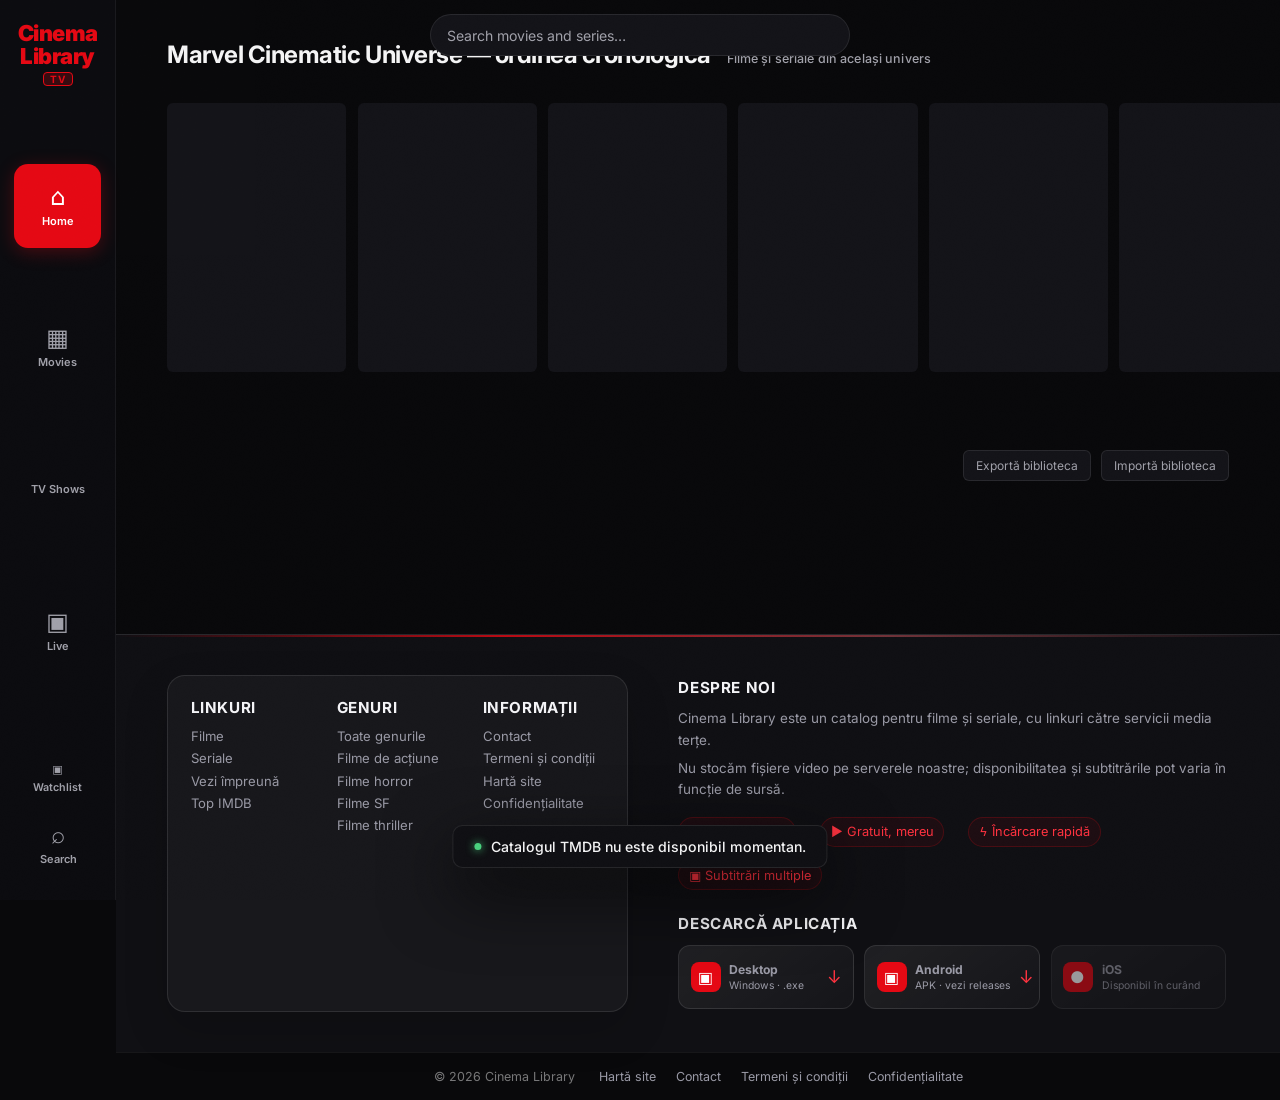
<file: index.html>
<!DOCTYPE html>
<html lang="ro">
<head>
  <meta charset="UTF-8" />
  <meta name="viewport" content="width=device-width, initial-scale=1.0"/>
  <title>Cinema Library — Filme și seriale</title>
  <link rel="preconnect" href="https://fonts.googleapis.com">
  <link rel="preconnect" href="https://fonts.gstatic.com" crossorigin>
  <link rel="preconnect" href="https://cinesrc.st">
  <link rel="dns-prefetch" href="//cinesrc.st">
  <link rel="preconnect" href="https://api.themoviedb.org">
  <link rel="dns-prefetch" href="//api.themoviedb.org">
  <link rel="preconnect" href="https://image.tmdb.org">
  <link rel="dns-prefetch" href="//image.tmdb.org">
  <link rel="preconnect" href="https://cinema-library-subtitles-api.bmariomihail.chatgpt.site" crossorigin>
  <link rel="dns-prefetch" href="//cinema-library-subtitles-api.bmariomihail.chatgpt.site">
  <link href="https://fonts.googleapis.com/css2?family=Bebas+Neue&family=Bricolage+Grotesque:opsz,wght@12..96,500;12..96,700;12..96,800&family=Hanken+Grotesk:wght@400;500;600;700;800&family=Inter:wght@400;500;600;700;800;900&display=swap" rel="stylesheet">
  <link rel="icon" href="./assets/icons/cinema-library-favicon.png" type="image/png">
  <link rel="manifest" href="./manifest.webmanifest">
  <meta name="theme-color" content="#0a0a0d">

  <style>
    *, *::before, *::after { box-sizing: border-box; margin: 0; padding: 0; }

    :root {
      --bg:        #0a0a0d;
      --bg-elev:   #111116;
      --card:      #18181f;
      --card-h:    #21212a;
      --line:      rgba(255,255,255,0.08);
      --accent:    #e50914;
      --accent-h:  #ff222e;
      --accent-soft: rgba(229,9,20,0.16);
      --text:      #f4f4f7;
      --muted:     #9a9aa6;
      --green:     #4ad17e;
      --radius:    8px;
      --radius-lg: 16px;
      --shadow:    0 18px 50px rgba(0,0,0,0.6);
      --ease:      cubic-bezier(.2,.7,.2,1);
      --maxw:      1500px;
      --gutter:    clamp(1rem, 4vw, 3.75rem);
    }

    :root[data-theme="light"] {
      --bg: #f4f5f8; --bg-elev: #ffffff; --card: #ffffff; --card-h: #eef0f5;
      --line: rgba(20,24,36,0.12); --accent-soft: rgba(229,9,20,0.12);
      --text: #171922; --muted: #646a78; --shadow: 0 18px 50px rgba(24,30,45,0.16);
    }

    html {
      scroll-behavior: smooth;
      overflow-x: hidden;
      overscroll-behavior-x: none;
    }

    body {
      background: var(--bg);
      color: var(--text);
      font-family: 'Hanken Grotesk', system-ui, sans-serif;
      font-weight: 400;
      min-height: 100vh;
      overflow-x: hidden;
      max-width: 100%;
      -webkit-font-smoothing: antialiased;
    }

    ::selection { background: var(--accent); color: #fff; }

    body::after {
      content: '';
      position: fixed; inset: 0;
      background-image: url("data:image/svg+xml,%3Csvg width='256' height='256' viewBox='0 0 256 256' xmlns='http://www.w3.org/2000/svg'%3E%3Cfilter id='n'%3E%3CfeTurbulence type='fractalNoise' baseFrequency='0.85' numOctaves='3' stitchTiles='stitch'/%3E%3C/filter%3E%3Crect width='100%25' height='100%25' filter='url(%23n)' opacity='0.035'/%3E%3C/svg%3E");
      background-size: 256px 256px; background-repeat: repeat;
      pointer-events: none; z-index: 9999; opacity: .18;
      transform: translateZ(0);
    }

    a { color: inherit; text-decoration: none; }
    button { font-family: inherit; }
    :focus-visible { outline: 3px solid var(--accent-h); outline-offset: 3px; }
    @media (prefers-reduced-motion: reduce) {
      *, *::before, *::after { animation-duration: .01ms !important; animation-iteration-count: 1 !important; scroll-behavior: auto !important; transition-duration: .01ms !important; }
    }
    html.tv-mode, html.tv-mode body { scroll-behavior: auto !important; }
    html.tv-mode body::after { display: none; }
    html.tv-mode .hero-bg { animation: none !important; transform: none !important; }
    @media (prefers-reduced-motion: reduce) {
      *, *::before, *::after {
        animation-duration: .01ms !important;
        animation-iteration-count: 1 !important;
        transition-duration: .01ms !important;
        scroll-behavior: auto !important;
      }
    }
    @media (prefers-reduced-motion: reduce) {
      *, *::before, *::after { animation-duration: .01ms !important; animation-iteration-count: 1 !important; scroll-behavior: auto !important; transition-duration: .01ms !important; }
    }

    /* ─────────────── NAVBAR ─────────────── */
    header {
      position: fixed; top: 0; left: 0; right: 0;
      z-index: 300;
      display: flex; align-items: center; gap: clamp(1rem,2.5vw,2.2rem);
      padding: 0 var(--gutter);
      height: 70px;
      background: linear-gradient(to bottom, rgba(8,8,11,0.92) 0%, rgba(8,8,11,0) 100%);
      transition: background .35s var(--ease), border-color .35s;
      border-bottom: 1px solid transparent;
      transform: translateZ(0);
    }
    header.scrolled {
      background: rgba(9,9,12,0.86);
      backdrop-filter: blur(16px) saturate(140%);
      border-bottom-color: var(--line);
    }

    /* Samsung TV wrapper: give the remote-friendly header more presence and
       make its controls easier to read from the sofa. Desktop/mobile keep the
       original dimensions. */
    html.tv-mode {
      font-size: 150%;
    }
    html.tv-mode header {
      height: 98px;
      gap: clamp(1.4rem, 3vw, 2.8rem);
      background: linear-gradient(to bottom, rgba(8,8,11,0.98) 0%, rgba(8,8,11,0.82) 78%, rgba(8,8,11,0) 100%);
    }
    html.tv-mode .logo { font-size: 2.2rem; }
    html.tv-mode .nav-links { gap: 1.9rem; }
    html.tv-mode .nav-link { font-size: 1.08rem; padding: 8px 0; }
    html.tv-mode .library-nav-btn { font-size: 1.08rem; }
    html.tv-mode .genre-btn { font-size: 1rem; padding: .72rem 1.1rem; }
    html.tv-mode .search-toggle,
    html.tv-mode #theme-toggle,
    html.tv-mode #contribute-btn { min-width: 52px; min-height: 52px; }
    html.tv-mode #contribute-btn { display: none !important; }
    html.tv-mode .hero-title { font-size: clamp(2.6rem, 5vw, 5.2rem); }
    html.tv-mode .row-title { font-size: 1.55rem; }
    html.tv-mode .card-info-title { font-size: .98rem; }
    html.tv-mode .card-info-meta { font-size: .82rem; }
    html.tv-mode .filter-tab { font-size: 1rem; padding: .7rem 1.05rem; }
    html.tv-mode .modal-title { font-size: 2.4rem; }
    /* Keep the TV interface readable from the sofa. This affects the catalog
       and navigation only; the separate stream page controls its own player
       scale so the video surface is not enlarged by the catalog zoom. */
    html.tv-mode .nav-link,
    html.tv-mode .library-nav-btn { min-height: 52px; display: inline-flex; align-items: center; }
    html.tv-mode .hero-overview { font-size: 1.05rem; line-height: 1.55; }
    html.tv-mode .hero-actions button { min-height: 50px; padding-inline: 1.2rem; font-size: 1rem; }
    html.tv-mode .row { gap: 1.25rem; }
    html.tv-mode .row-title { margin-bottom: 1rem; font-size: 1.8rem; }
    html.tv-mode .row-subtitle { font-size: .95rem; }
    html.tv-mode .scroller { gap: 1rem; }
    html.tv-mode .card,
    html.tv-mode .skeleton { width: clamp(170px, 16vw, 240px); }
    html.tv-mode .card-badge { font-size: .9rem; padding: .3rem .55rem; }
    html.tv-mode .card-info-title { font-size: 1.16rem; }
    html.tv-mode .card-info-meta { font-size: .98rem; }
    html.tv-mode .card-action { width: 40px; height: 40px; font-size: 1.18rem; }
    html.tv-mode .grid { grid-template-columns: repeat(auto-fill, minmax(180px, 1fr)); gap: 1.2rem 1.1rem; }
    html.tv-mode .filter-tab { min-height: 48px; }
    /* Keep below-the-fold rows out of the TV WebView layout pass until they
       are near the viewport. Focus navigation/scrolling still reveals them. */
    #rows-container .row {
      content-visibility: auto;
      contain-intrinsic-size: 280px;
    }

    .logo {
      font-family: 'Bricolage Grotesque', sans-serif;
      font-size: 1.65rem; font-weight: 800;
      letter-spacing: -0.04em;
      color: var(--accent);
      text-shadow: 0 0 26px rgba(229,9,20,0.55);
      flex-shrink: 0; white-space: nowrap; line-height: 1;
      cursor: pointer; transition: transform .2s var(--ease);
    }
    .logo:hover { transform: scale(1.04); }
    .home-mobile-menu { display:none; width:38px; height:38px; place-items:center; border:1px solid var(--line); border-radius:9px; background:rgba(255,255,255,.06); color:var(--text); font-size:1.15rem; cursor:pointer; }

    .nav-links { display: flex; align-items: center; gap: 1.4rem; flex-shrink: 0; }
    .genre-wrap { position: relative; flex-shrink: 0; }
    .genre-btn {
      padding: 0.45rem 0.85rem; border: 1px solid var(--line); border-radius: 99px;
      background: rgba(255,255,255,0.06); color: var(--text); font-size: 0.8rem; font-weight: 600; cursor: pointer;
    }
    .genre-btn:hover, .genre-btn[aria-expanded="true"] { background: rgba(255,255,255,0.13); border-color: rgba(255,255,255,0.2); }
    .genre-menu {
      position: absolute; top: calc(100% + 10px); left: 0; width: min(560px, 90vw); max-height: min(70vh, 500px);
      display: grid; grid-template-columns: 1fr 1fr; gap: 1rem; overflow-y: auto; padding: 0.8rem; background: var(--bg-elev); border: 1px solid var(--line);
      border-radius: 12px; box-shadow: var(--shadow); display: none; z-index: 400;
    }
    .genre-menu.open { display: grid; animation: pop .18s var(--ease); }
    .genre-group + .genre-group { margin-top: 0; border-left: 1px solid var(--line); padding-left: 1rem; }
    .genre-group-title { display: block; padding: 0.25rem 0.35rem 0.45rem; color: var(--muted); font-size: 0.66rem; font-weight: 700; letter-spacing: .12em; text-transform: uppercase; }
    .genre-option { display: block; width: 100%; padding: 0.48rem 0.55rem; border: 0; border-radius: 6px; background: transparent; color: var(--text); text-align: left; font: inherit; font-size: .82rem; cursor: pointer; }
    .genre-option:hover, .genre-option:focus-visible { background: var(--card-h); color: var(--text); }
    .library-nav-btn { padding: 4px 0; border: 0; background: transparent; color: var(--muted); font: 500 .86rem inherit; cursor: pointer; white-space: nowrap; }
    .library-nav-btn:hover { color: var(--text); }
    @media (max-width: 620px) {
      .genre-menu { grid-template-columns: 1fr; width: min(300px, 88vw); }
      .genre-group + .genre-group { border-left: 0; border-top: 1px solid var(--line); padding: .8rem 0 0; }
    }
    .nav-link {
      font-size: 0.86rem; font-weight: 500; color: var(--muted);
      cursor: pointer; transition: color .2s; position: relative; padding: 4px 0;
    }
    .nav-link:hover { color: var(--text); }
    .nav-link.active { color: var(--text); font-weight: 600; }
    .nav-link.active::after {
      content: ''; position: absolute; left: 0; right: 0; bottom: -2px;
      height: 2px; background: var(--accent); border-radius: 2px;
    }
    .nav-dropdown { position: relative; }
    .nav-dropdown > .nav-link { background: transparent; border: 0; font: inherit; }
    .nav-submenu { position:absolute; top:calc(100% + 14px); left:50%; transform:translateX(-50%); min-width:210px; padding:.55rem; background:var(--bg-elev); border:1px solid var(--line); border-radius:12px; box-shadow:var(--shadow); display:none; z-index:450; }
    .nav-submenu.open { display:block; animation:pop .18s var(--ease); }
    .nav-submenu a { display:block; padding:.55rem .65rem; border-radius:7px; color:var(--text); font-size:.8rem; white-space:nowrap; }
    .nav-submenu a:hover { background:var(--card-h); color:var(--accent-h); }

    /* When the row runs out of room (TV viewports, narrow windows), the
       search input is the item that gives up width — min-width: 0 down the
       chain lets flexbox compress it instead of pushing the server button
       past the right edge. Everything else in the bar keeps flex-shrink: 0. */
    .nav-right { margin-left: auto; display: flex; align-items: center; gap: 0.9rem; min-width: 0; }

    .search-wrap { position: relative; display: flex; align-items: center; min-width: 0; }
    .search-toggle {
      width: 38px; height: 38px; display: grid; place-items: center;
      background: transparent; border: none; color: var(--text);
      cursor: pointer; border-radius: 50%; transition: background .2s;
      flex-shrink: 0;
    }
    .search-toggle:hover { background: rgba(255,255,255,0.08); }
    #search {
      width: 0; padding: 0; opacity: 0; pointer-events: none;
      min-width: 0;
      height: 38px; background: rgba(0,0,0,0.6);
      border: 1px solid var(--line); border-radius: 99px;
      color: var(--text); font-family: inherit; font-size: 0.88rem;
      outline: none; transition: width .35s var(--ease), opacity .25s, padding .35s var(--ease);
    }
    .search-wrap.open #search {
      width: clamp(180px, 32vw, 380px); padding: 0 2.4rem 0 1rem;
      opacity: 1; pointer-events: all; border-color: rgba(255,255,255,0.25);
    }
    .search-wrap.open #search:focus { border-color: var(--accent); box-shadow: 0 0 0 3px var(--accent-soft); }
    #search::placeholder { color: var(--muted); }
    #search-suggestions { display:none; position:fixed; top:64px; left:50%; transform:translateX(-50%); width:min(420px,60vw); max-height:380px; overflow:auto; z-index:610; padding:.4rem; border:1px solid rgba(255,255,255,.14); border-radius:12px; background:#151519f2; box-shadow:0 18px 50px #000b; }
    #search-suggestions.visible { display:grid; gap:.2rem; }
    .search-suggestion { display:grid; grid-template-columns:38px 1fr; gap:.6rem; align-items:center; width:100%; padding:.45rem .5rem; border:0; border-radius:8px; background:transparent; color:#f4f4f5; text-align:left; cursor:pointer; }
    .search-suggestion:hover,.search-suggestion:focus { background:#29292f; outline:0; }
    .search-suggestion img { width:38px; height:54px; object-fit:cover; border-radius:5px; background:#25252b; }
    .search-suggestion strong { display:block; font-size:.84rem; white-space:nowrap; overflow:hidden; text-overflow:ellipsis; }
    .search-suggestion small { display:block; margin-top:.2rem; color:#a1a1aa; font-size:.7rem; }
    #search-clear {
      position: absolute; right: 10px; top: 50%; transform: translateY(-50%);
      background: none; border: none; color: var(--muted); cursor: pointer;
      padding: 4px; display: none; line-height: 1; font-size: 1rem;
    }
    .search-wrap.open #search-clear.visible { display: block; }

    .contribute-btn {
      display: flex; align-items: center; gap: 0.5rem;
      padding: 0.45rem 1rem;
      background: linear-gradient(135deg, rgba(229,9,20,0.18), rgba(229,9,20,0.04));
      border: 1px solid rgba(229,9,20,0.4); border-radius: 99px;
      color: var(--text); font-size: 0.8rem; font-weight: 700;
      letter-spacing: 0.02em;
      cursor: pointer; white-space: nowrap; flex-shrink: 0;
      transition: background .2s, border-color .2s, box-shadow .25s, transform .15s var(--ease);
    }
    .contribute-btn:hover {
      background: linear-gradient(135deg, rgba(229,9,20,0.32), rgba(229,9,20,0.1));
      border-color: rgba(255,34,46,0.7);
      box-shadow: 0 4px 22px rgba(229,9,20,0.35);
      transform: translateY(-1px);
    }
    .contribute-btn:active { transform: scale(.96); }
    .contribute-btn svg { flex-shrink: 0; }
    .theme-toggle {
      width: 38px; height: 38px; display: grid; place-items: center;
      background: rgba(255,255,255,0.06); border: 1px solid var(--line);
      border-radius: 50%; color: var(--text); cursor: pointer; flex-shrink: 0;
      transition: background .2s, transform .15s var(--ease);
    }
    .theme-toggle:hover { background: rgba(255,255,255,0.14); transform: translateY(-1px); }
    @media (max-width: 560px) {
      .contribute-btn span.s-name { display: none; }
      .contribute-btn { padding: 0.45rem 0.6rem; }
    }


    @keyframes pop { from { opacity: 0; transform: translateY(-8px) scale(.97); } to { opacity: 1; transform: none; } }

    /* ─────────────── HERO BILLBOARD ─────────────── */
    #hero {
      position: relative; width: 100%;
      height: min(90vh, 760px); min-height: 520px;
      margin-bottom: -8vh; isolation: isolate;
    }
    #hero.empty { display: none; }
    .hero-slide {
      position: absolute; inset: 0; opacity: 0; pointer-events: none;
      transition: opacity 1.1s var(--ease);
    }
    .hero-slide.active { opacity: 1; pointer-events: auto; }
    .hero-bg {
      position: absolute; inset: 0;
      background-size: cover; background-position: center 18%;
      transform: scale(1.05); animation: heroZoom 12s ease forwards;
      will-change: transform;
      backface-visibility: hidden;
      -webkit-backface-visibility: hidden;
    }
    .hero-slide.active .hero-bg { animation: heroZoom 12s ease forwards; }
    @keyframes heroZoom { from { transform: scale(1.12); } to { transform: scale(1.0); } }
    .hero-bg::after {
      content: ''; position: absolute; inset: 0;
      background:
        linear-gradient(to right, rgba(8,8,11,0.95) 0%, rgba(8,8,11,0.55) 38%, rgba(8,8,11,0.08) 70%),
        linear-gradient(to top, var(--bg) 2%, rgba(8,8,11,0.35) 30%, transparent 60%);
    }
    .hero-content {
      position: absolute; left: var(--gutter); bottom: 16vh;
      max-width: 640px; z-index: 2;
      animation: heroRise .9s var(--ease) both;
    }
    @keyframes heroRise { from { opacity: 0; transform: translateY(28px); } to { opacity: 1; transform: none; } }
    .hero-badge {
      display: inline-flex; align-items: center; gap: 0.45rem;
      font-size: 0.7rem; font-weight: 700; letter-spacing: 0.14em; text-transform: uppercase;
      color: var(--accent-h); margin-bottom: 1rem;
    }
    .hero-badge .bolt { color: var(--accent-h); }
    .hero-title {
      font-family: 'Bricolage Grotesque', sans-serif;
      font-size: clamp(2.4rem, 6vw, 5rem); font-weight: 800;
      line-height: 0.98; letter-spacing: -0.03em; margin-bottom: 1.1rem;
      text-shadow: 0 4px 30px rgba(0,0,0,0.6);
    }
    .hero-meta {
      display: flex; align-items: center; gap: 0.9rem; flex-wrap: wrap;
      font-size: 0.92rem; font-weight: 500; color: rgba(255,255,255,0.85);
      margin-bottom: 1.1rem;
    }
    .hero-meta .match { color: var(--green); font-weight: 700; }
    .hero-meta .chip { padding: 1px 8px; border: 1px solid rgba(255,255,255,0.3); border-radius: 4px; font-size: 0.74rem; letter-spacing: .04em; }
    .hero-overview {
      font-size: 1rem; line-height: 1.55; color: rgba(255,255,255,0.78);
      max-width: 540px; margin-bottom: 1.6rem;
      display: -webkit-box; -webkit-line-clamp: 3; -webkit-box-orient: vertical; overflow: hidden;
      text-shadow: 0 2px 12px rgba(0,0,0,0.5);
    }
    .hero-actions { display: flex; gap: 0.8rem; flex-wrap: wrap; }
    .btn {
      display: inline-flex; align-items: center; justify-content: center; gap: 0.55rem;
      padding: 0.8rem 1.9rem; border-radius: 7px; border: none;
      font-size: 0.98rem; font-weight: 700; cursor: pointer;
      transition: transform .15s var(--ease), background .2s, box-shadow .2s;
    }
    .btn:active { transform: scale(.97); }
    .btn-primary { background: #fff; color: #0a0a0d; }
    .btn-primary:hover { background: rgba(255,255,255,0.82); transform: translateY(-2px); }
    .btn-ghost { background: rgba(70,70,80,0.75); color: #fff; }
    .btn-ghost:hover { background: rgba(110,110,120,0.62); transform: translateY(-2px); }

    .hero-dots {
      position: absolute; right: var(--gutter); bottom: 16vh; z-index: 2;
      display: flex; gap: 0.5rem;
    }
    .hero-dot {
      width: 28px; height: 3px; border-radius: 99px; border: none;
      background: rgba(255,255,255,0.3); cursor: pointer; transition: background .25s, width .25s;
    }
    .hero-dot.active { background: var(--accent); width: 40px; }

    /* ─────────────── ROWS ─────────────── */
    main { position: relative; z-index: 2; padding-bottom: 4rem; }

    .row {
      position: relative;
      margin-bottom: 2.6rem;
      padding-left: var(--gutter);
    }
    .row-head {
      display: flex; align-items: baseline; gap: 0.8rem; margin-bottom: 0.9rem;
      padding-right: var(--gutter);
    }
    .row-title {
      font-family: 'Bricolage Grotesque', sans-serif;
      font-size: clamp(1.15rem, 2vw, 1.5rem); font-weight: 700; letter-spacing: -0.02em;
      color: var(--text);
    }

    /* ── Row subtitle/description ── */
    .row-subtitle {
      font-size: 0.78rem; font-weight: 500; color: var(--muted);
      margin-left: 0.2rem; letter-spacing: 0.01em;
    }

    .scroller-wrap { position: relative; overflow-y: clip; }
    .scroller {
      display: flex; gap: 0.7rem;
      overflow-x: hidden;
      overflow-y: clip;
      padding: 20px var(--gutter) 20px 0;
      scrollbar-width: none;
      overscroll-behavior-x: contain;
    }
    .scroller::-webkit-scrollbar { display: none; }
    @media (hover: none) { .scroller { overflow-x: auto; } }

    .arrow {
      position: absolute; top: 0; bottom: 20px; width: clamp(2.5rem, var(--gutter), 5rem);
      display: grid; place-items: center;
      background: linear-gradient(to right, rgba(8,8,11,0.9), transparent);
      border: none; color: #fff; cursor: pointer; z-index: 20;
      opacity: 0; transition: opacity .2s;
      pointer-events: none;
    }
    .arrow.right { right: 0; transform: scaleX(-1); }
    .arrow.left { left: 0; }
    .scroller-wrap:hover .arrow { opacity: 1; pointer-events: auto; }
    .arrow svg { transition: transform .15s var(--ease); }
    .arrow:hover svg { transform: scale(1.3); }
    @media (hover: none) { .arrow { display: none; } }

    /* ─────────────── CARD ─────────────── */
    .card {
      position: relative; flex: 0 0 auto;
      width: clamp(135px, 14vw, 200px);
      border-radius: var(--radius); overflow: hidden; cursor: pointer;
      background: var(--card);
      transition: transform .3s var(--ease), box-shadow .3s var(--ease);
    }
    .card:hover { will-change: transform; }
    .card:hover {
      transform: scale(1.09) translateY(-4px);
      box-shadow: 0 22px 48px rgba(0,0,0,0.7);
      z-index: 6;
    }
    .card:focus-visible { outline: 3px solid var(--accent-h); outline-offset: 4px; z-index: 7; }
    .card-poster { width: 100%; aspect-ratio: 2/3; object-fit: cover; display: block; background: var(--bg-elev); }
    .card-poster-placeholder {
      width: 100%; aspect-ratio: 2/3; display: flex; flex-direction: column;
      align-items: center; justify-content: center; gap: 0.5rem;
      background: var(--bg-elev); color: var(--muted); font-size: 0.74rem;
      text-align: center; padding: 1rem;
    }
    .card-info {
      position: absolute; left: 0; right: 0; bottom: 0;
      padding: 2.2rem 0.75rem 0.7rem;
      background: linear-gradient(to top, rgba(8,8,11,0.96) 25%, transparent);
      opacity: 0; transform: translate3d(0, 8px, 0);
      transition: opacity .25s, transform .25s var(--ease);
    }
    .card:hover .card-info { opacity: 1; transform: translate3d(0, 0, 0); }
    .card:focus-visible .card-info { opacity: 1; transform: translate3d(0, 0, 0); }
    .card-info-top { display: flex; align-items: center; gap: 0.5rem; margin-bottom: 0.4rem; }
    .mini-play {
      width: 26px; height: 26px; border-radius: 50%; background: #fff; color: #0a0a0d;
      display: grid; place-items: center; flex-shrink: 0;
      box-shadow: 0 2px 8px rgba(0,0,0,0.5);
    }
    .card-info .match { color: var(--green); font-size: 0.72rem; font-weight: 700; }
    .card-info-title {
      font-size: 0.82rem; font-weight: 600; line-height: 1.25;
      display: -webkit-box; -webkit-line-clamp: 2; -webkit-box-orient: vertical; overflow: hidden;
    }
    .card-info-meta { font-size: 0.7rem; color: var(--muted); margin-top: 2px; }
    .card-badge {
      position: absolute; top: 8px; left: 8px;
      font-size: 0.58rem; font-weight: 800; letter-spacing: 0.08em; text-transform: uppercase;
      padding: 2px 6px; border-radius: 4px; background: rgba(0,0,0,0.78);
      color: #fff; border: 1px solid rgba(255,255,255,0.18);
    }
    .card-badge.movie { color: #fff; }
    .card-badge.tv { color: #ffd0d0; }
    .card-actions { position: absolute; right: 7px; bottom: 7px; z-index: 9; display: flex; gap: .35rem; opacity: 0; transition: opacity .2s; }
    .card:hover .card-actions, .card-actions:focus-within { opacity: 1; }
    .card-action { width: 28px; height: 28px; border: 1px solid rgba(255,255,255,.24); border-radius: 50%; background: rgba(0,0,0,.82); color: #fff; cursor: pointer; font-size: .95rem; line-height: 1; }
    .card-action:hover { background: var(--accent); }
    .card-action.active-fav { color: #ffd166; }
    .card-action.active-later { color: #8ec5ff; }
    .library-tools { display: flex; justify-content: flex-end; gap: .6rem; padding: 1rem var(--gutter) 0; }
    .library-tool { padding: .45rem .75rem; border: 1px solid var(--line); border-radius: 8px; background: var(--card); color: var(--muted); font: inherit; font-size: .75rem; cursor: pointer; }
    .library-tool:hover { color: var(--text); border-color: var(--accent); }
    .library-tool input { display: none; }
    .site-footer { position:relative; overflow:hidden; margin-top:5rem; background:linear-gradient(145deg,#111116 0%,#0d0d11 55%,#130d10 100%); border-top:1px solid rgba(255,255,255,.1); color:var(--muted); }
    .site-footer::before { content:""; position:absolute; inset:0 0 auto; height:2px; background:linear-gradient(90deg,transparent,var(--accent),rgba(255,102,112,.5),transparent); opacity:.8; }
    .footer-main { position:relative; max-width:var(--maxw); margin:auto; padding:clamp(2rem,5vw,3.75rem) var(--gutter) 2.25rem; display:grid; grid-template-columns:minmax(0,1fr) minmax(360px,1.12fr); gap:clamp(2rem,5vw,4.75rem); }
    .footer-links { display:grid; grid-template-columns:repeat(3,minmax(0,1fr)); gap:1.25rem; padding:1.35rem 1.4rem; border:1px solid rgba(255,255,255,.1); border-radius:18px; background:rgba(255,255,255,.035); box-shadow:0 18px 45px rgba(0,0,0,.16); }
    .footer-links h3, .footer-about h3 { color:var(--text); font-size:.78rem; letter-spacing:.04em; text-transform:uppercase; margin:0 0 .9rem; }
    .footer-links a { display:block; width:max-content; max-width:100%; margin:.58rem 0; font-size:.8rem; transition:color .18s ease,transform .18s ease; }
    .footer-links a:hover { transform:translateX(3px); }
    .footer-links a:hover, .footer-bottom a:hover { color: var(--accent-h); }
    .footer-about { padding:.2rem .15rem; }
    .footer-about h3 { font-size:.9rem; margin-bottom:.75rem; }
    .footer-about p { max-width:680px; font-size:.82rem; line-height:1.65; margin:.45rem 0; }
    .footer-features { display:flex; flex-wrap:wrap; gap:.5rem; margin-top:1.15rem; color:var(--accent-h); font-size:.72rem; }
    .footer-features span { display:inline-flex; align-items:center; padding:.42rem .62rem; border:1px solid rgba(229,9,20,.22); border-radius:999px; background:rgba(229,9,20,.07); }
    .footer-downloads { margin-top:1.65rem; }
    .footer-downloads h3 { margin-bottom:.75rem; }
    .download-grid { display:grid; grid-template-columns:repeat(3,minmax(0,1fr)); gap:.65rem; }
    .download-card { display:flex; align-items:center; gap:.55rem; min-width:0; min-height:64px; padding:.72rem .75rem; border:1px solid rgba(255,255,255,.1); border-radius:14px; background:linear-gradient(145deg,rgba(255,255,255,.08),rgba(255,255,255,.025)); color:var(--text); transition:transform .2s ease,border-color .2s ease,background .2s ease,box-shadow .2s ease; }
    .download-card:hover { transform: translateY(-2px); border-color: var(--accent); background: rgba(229,9,20,.12); }
    .download-card-disabled { opacity: .58; cursor: default; }
    .download-card-disabled:hover { transform: none; border-color: var(--line); background: linear-gradient(145deg, rgba(255,255,255,.07), rgba(255,255,255,.025)); }
    .download-icon { display: grid; place-items: center; flex: 0 0 30px; width: 30px; height: 30px; border-radius: 8px; background: var(--accent); color: #fff; }
    .download-icon svg { width: 18px; height: 18px; fill: currentColor; }
    .download-card strong, .download-card small { display: block; overflow: hidden; text-overflow: ellipsis; white-space: nowrap; }
    .download-card strong { font-size: .76rem; }
    .download-card small { margin-top: .12rem; color: var(--muted); font-size: .65rem; }
    .download-arrow { margin-left: auto; color: var(--accent-h); font-size: 1.1rem; }
    .footer-bottom { display:flex; align-items:center; justify-content:space-between; gap:1rem; width:100%; padding:1rem var(--gutter); background:#09090b; border-top:1px solid rgba(255,255,255,.06); font-size:.74rem; }
    .footer-bottom-links { display:flex; flex-wrap:wrap; justify-content:flex-end; gap:1.25rem; }
    .footer-copy { color:rgba(255,255,255,.45); }
    @media (max-width: 760px) { .footer-main { grid-template-columns:1fr; gap:1.5rem; } .footer-links { grid-template-columns:repeat(3,1fr); } .footer-bottom { align-items:flex-start; flex-direction:column; } .footer-bottom-links { justify-content:flex-start; } }
    @media (max-width: 560px) { .download-grid { grid-template-columns: 1fr; } }

    .library-remove {
      position: absolute; top: 7px; right: 7px; z-index: 8;
      width: 26px; height: 26px; border: 1px solid rgba(255,255,255,.22);
      border-radius: 50%; background: rgba(0,0,0,.78); color: #fff;
      font-size: 1rem; line-height: 1; cursor: pointer; opacity: 0;
      transition: opacity .2s, background .2s, transform .2s;
    }
    .library-row .card:hover .library-remove,
    .library-remove:focus-visible { opacity: 1; }
    .library-remove:hover { background: var(--accent); transform: scale(1.08); }
    .library-clear {
      margin-left: auto; padding: .32rem .65rem; border: 1px solid var(--line);
      border-radius: 999px; background: transparent; color: var(--muted);
      font: inherit; font-size: .72rem; cursor: pointer;
    }
    .library-clear:hover { color: var(--text); border-color: var(--accent); }

    /* Digital release badge on card */
    .card-dr-badge {
      position: absolute; top: 8px; right: 8px;
      font-size: 0.52rem; font-weight: 800; letter-spacing: 0.06em; text-transform: uppercase;
      padding: 2px 6px; border-radius: 4px;
      background: rgba(34,197,94,0.18); border: 1px solid rgba(74,209,126,0.4);
      color: #4ade80;
      display: flex; align-items: center; gap: 3px;
    }
    .card-dr-dot {
      width: 5px; height: 5px; border-radius: 50%; background: #4ade80;
      box-shadow: 0 0 5px #4ade80; flex-shrink: 0;
      animation: drpulse 2s ease-in-out infinite;
    }

    /* TOP 10 ranked cards */
    .scroller.top10 { gap: 0rem; }
    .rank-card { position: relative; flex: 0 0 auto; display: flex; align-items: flex-end; cursor: pointer; }
    .rank-num {
      font-family: 'Bebas Neue', sans-serif;
      font-size: clamp(6rem, 10vw, 9.5rem);
      font-weight: 400; line-height: 0.85;
      letter-spacing: -0.02em;
      color: transparent;
      -webkit-text-stroke: 2px rgba(255,255,255,0.22);
      paint-order: stroke fill;
      text-shadow: 0 0 40px rgba(229,9,20,0.0);
      margin-right: -14px; user-select: none; flex-shrink: 0;
      transition: -webkit-text-stroke-color .3s, text-shadow .3s;
      min-width: clamp(3.5rem, 7vw, 6.5rem); text-align: right;
    }
    .rank-card:hover .rank-num {
      -webkit-text-stroke-color: var(--accent);
      text-shadow: 0 0 40px rgba(229,9,20,0.35);
    }
    .rank-card .card { width: clamp(120px, 12vw, 165px); }
    .rank-card:hover .card {
      transform: scale(1.09) translateY(-4px);
      box-shadow: 0 22px 48px rgba(0,0,0,0.7);
      z-index: 6; will-change: transform;
    }
    .rank-card:hover .card .card-info { opacity: 1; transform: translate3d(0,0,0); }

    .skeleton {
      flex: 0 0 auto; width: clamp(135px, 14vw, 200px);
      aspect-ratio: 2/3; border-radius: var(--radius);
      background: var(--card);
      position: relative; overflow: hidden;
    }
    .skeleton::after {
      content: ''; position: absolute; inset: 0;
      background: linear-gradient(100deg, transparent 20%, rgba(255,255,255,0.04) 50%, transparent 80%);
      transform: translateX(-100%);
      animation: shimmer 1.4s ease infinite;
    }
    @keyframes shimmer { to { transform: translateX(300%); } }

    /* ─────────────── SEARCH RESULTS ─────────────── */
    #search-results-section { display: none; padding: 110px var(--gutter) 3rem; min-height: 80vh; }
    #search-results-section.visible { display: block; }
    .sr-head { display: flex; align-items: baseline; gap: 1rem; margin-bottom: 1.4rem; }
    .sr-title { font-family: 'Bricolage Grotesque'; font-size: 1.6rem; font-weight: 700; }
    .sr-title b { color: var(--accent-h); }
    .sr-count { font-size: 0.85rem; color: var(--muted); }
    .filter-tabs { display: flex; gap: 0.5rem; margin-bottom: 1.6rem; flex-wrap: wrap; }
    .advanced-filters { display: flex; gap: 0.6rem; align-items: center; margin: -0.7rem 0 1.6rem; flex-wrap: wrap; }
    .advanced-filters select, .clear-filters {
      padding: 0.5rem 0.8rem; border: 1px solid var(--line); border-radius: 8px;
      background: var(--card); color: var(--text); font: inherit; font-size: 0.78rem; cursor: pointer;
    }
    .advanced-filters select:focus, .clear-filters:focus { outline: 2px solid var(--accent); outline-offset: 2px; }
    .clear-filters { color: var(--muted); }
    .filter-tab {
      padding: 0.4rem 1.1rem; border-radius: 99px; border: 1px solid var(--line);
      background: transparent; color: var(--muted); font-size: 0.84rem; font-weight: 600;
      cursor: pointer; transition: color .15s, background-color .15s, border-color .15s;
    }
    .filter-tab:hover { color: var(--text); border-color: rgba(255,255,255,0.25); }
    .filter-tab.active { background: #fff; border-color: #fff; color: #0a0a0d; }
    .grid { display: grid; grid-template-columns: repeat(auto-fill, minmax(150px, 1fr)); gap: 1rem 0.9rem; }
    .grid .card { width: 100%; }
    .grid .card:hover { transform: scale(1.05) translateY(-4px); }

    .spinner-wrap { display: flex; justify-content: center; padding: 4rem; }
    .spinner {
      width: 34px; height: 34px; border: 3px solid var(--line);
      border-top-color: var(--accent); border-radius: 50%; animation: spin .7s linear infinite;
    }
    @keyframes spin { to { transform: rotate(360deg); } }
    .empty { text-align: center; padding: 5rem 2rem; color: var(--muted); }
    .empty-icon { font-size: 3rem; margin-bottom: 1rem; }
    .empty h3 { font-family: 'Bricolage Grotesque'; font-size: 1.5rem; color: var(--text); margin-bottom: 0.5rem; }

    /* ─────────────── MODAL ─────────────── */
    .modal-backdrop {
      position: fixed; inset: 0; background: rgba(0,0,0,0.78);
      backdrop-filter: blur(6px); z-index: 600;
      display: flex; align-items: flex-start; justify-content: center;
      padding: 4vh 1rem; overflow-y: auto;
      opacity: 0; pointer-events: none; transition: opacity .25s;
    }
    .modal-backdrop.open { opacity: 1; pointer-events: all; }
    .modal {
      background: var(--bg-elev); border: 1px solid var(--line);
      border-radius: var(--radius-lg); box-shadow: 0 30px 90px rgba(0,0,0,0.85);
      width: 100%; max-width: 880px; margin: auto; position: relative;
      max-height: 92vh; display: flex; flex-direction: column;
      transform: translateY(28px) scale(0.97); transition: transform .3s var(--ease);
      overflow: hidden;
    }
    .modal-backdrop.open .modal { transform: none; }

    .modal-scroll { flex: 1 1 auto; min-height: 0; overflow-y: auto; }
    .modal-hero { position: relative; aspect-ratio: 16/9; background: var(--card); }
    #modal-backdrop-img { position: absolute; inset: 0; background-size: cover; background-position: center 20%; }
    .modal-trailer { position:absolute; inset:0; z-index:1; background:#000; opacity:1; transition:opacity .35s ease; }
    .modal-trailer[hidden] { display:none; }
    .modal-trailer iframe { display:block; width:100%; height:100%; border:0; }
    .modal-hero::after {
      content: ''; position: absolute; inset: 0;
      background: linear-gradient(to top, var(--bg-elev) 4%, rgba(17,17,22,0.2) 50%, rgba(17,17,22,0.45));
    }
    .modal-hero-content { position: absolute; left: 0; right: 0; bottom: 0; padding: 1.6rem 2rem; z-index: 2; }
    .modal-type {
      font-size: 0.66rem; font-weight: 700; letter-spacing: 0.12em; text-transform: uppercase;
      color: var(--accent-h); margin-bottom: 0.4rem;
    }
    .modal-title {
      font-family: 'Bricolage Grotesque', sans-serif;
      font-size: clamp(1.6rem, 4vw, 2.6rem); font-weight: 800; line-height: 1.02;
      letter-spacing: -0.02em; text-shadow: 0 3px 20px rgba(0,0,0,0.6);
    }
    .modal-close {
      position: absolute; top: 1rem; right: 1rem; z-index: 3;
      width: 38px; height: 38px; border-radius: 50%;
      background: rgba(0,0,0,0.55); border: 1px solid rgba(255,255,255,0.15);
      color: #fff; cursor: pointer; font-size: 1.3rem; line-height: 1;
      display: grid; place-items: center; backdrop-filter: blur(6px); transition: background .2s;
    }
    .modal-close:hover { background: rgba(0,0,0,0.85); }

    .modal-body { padding: 1.4rem 2rem 1.5rem; }
    .modal-meta { display: flex; align-items: center; gap: 0.85rem; flex-wrap: wrap; font-size: 0.9rem; font-weight: 500; color: rgba(255,255,255,0.8); margin-bottom: 1rem; }
    .modal-meta .match { color: var(--green); font-weight: 700; }
    .modal-meta .chip { padding: 1px 8px; border: 1px solid rgba(255,255,255,0.25); border-radius: 4px; font-size: 0.72rem; }
    .modal-genres { display: flex; gap: 0.45rem; flex-wrap: wrap; margin-bottom: 1.2rem; }
    .genre-chip { font-size: 0.74rem; font-weight: 600; padding: 0.3rem 0.8rem; border-radius: 99px; background: var(--card); border: 1px solid var(--line); color: var(--muted); }

    /* ── Digital release badge (modal) ── */
    #modal-digital-release {
      display: inline-flex; align-items: center; gap: 0.5rem;
      padding: 0.38rem 0.9rem 0.38rem 0.7rem;
      border-radius: 8px; font-size: 0.78rem; font-weight: 700;
      letter-spacing: 0.04em; text-transform: uppercase;
      margin-bottom: 1.1rem;
      transition: opacity .3s;
    }
    #modal-digital-release.dr-loading { opacity: 0; }
    #modal-digital-release.dr-none {
      background: rgba(229,9,20,0.12); border: 1px solid rgba(229,9,20,0.35);
      color: #ff6b6b;
    }
    #modal-digital-release.dr-future {
      background: rgba(234,179,8,0.12); border: 1px solid rgba(234,179,8,0.35);
      color: #fbbf24;
    }
    #modal-digital-release.dr-available {
      background: rgba(34,197,94,0.12); border: 1px solid rgba(34,197,94,0.35);
      color: #4ade80;
    }
    .dr-dot {
      width: 7px; height: 7px; border-radius: 50%; flex-shrink: 0;
    }
    .dr-none .dr-dot    { background: #ff6b6b; box-shadow: 0 0 7px #ff6b6b; }
    .dr-future .dr-dot  { background: #fbbf24; box-shadow: 0 0 7px #fbbf24; }
    .dr-available .dr-dot { background: #4ade80; box-shadow: 0 0 7px #4ade80; animation: drpulse 2s ease-in-out infinite; }
    @keyframes drpulse { 0%,100%{opacity:1} 50%{opacity:.45} }

    .modal-overview {
      font-size: 0.96rem; line-height: 1.6; color: rgba(255,255,255,0.78);
      margin-bottom: 0;
      display: -webkit-box; -webkit-line-clamp: 4; -webkit-box-orient: vertical; overflow: hidden;
    }
    .field-label { font-size: 0.7rem; font-weight: 700; letter-spacing: 0.1em; text-transform: uppercase; color: var(--muted); margin-bottom: 0.5rem; }
    .modal-selectors { display: grid; grid-template-columns: 1fr 1fr; gap: 1rem; margin-bottom: 0.85rem; }
    .modal-select {
      width: 100%; padding: 0.7rem 2.4rem 0.7rem 0.95rem;
      background: var(--card); border: 1px solid var(--line); border-radius: 8px;
      color: var(--text); font-family: inherit; font-size: 0.92rem; font-weight: 500;
      outline: none; cursor: pointer; transition: border-color .2s, box-shadow .2s;
      appearance: none; -webkit-appearance: none;
      background-image: url("data:image/svg+xml,%3Csvg xmlns='http://www.w3.org/2000/svg' width='14' height='14' viewBox='0 0 24 24' fill='none' stroke='%23e50914' stroke-width='2.5' stroke-linecap='round' stroke-linejoin='round'%3E%3Cpath d='M6 9l6 6 6-6'/%3E%3C/svg%3E");
      background-repeat: no-repeat; background-position: right 0.9rem center;
    }
    .modal-select:focus { border-color: var(--accent); box-shadow: 0 0 0 2px var(--accent-soft); }
    .modal-select option { background: #16161c; color: var(--text); }
    .modal-footer {
      flex-shrink: 0; padding: 0.85rem 2rem 1.2rem;
      border-top: 1px solid var(--line); background: var(--bg-elev);
    }
    .modal-actions { display:flex; flex-wrap:wrap; align-items:center; gap:0.7rem; }
    .official-link { grid-column: 1 / -1; justify-self: start; font-size: 0.78rem; color: var(--muted); text-decoration: underline; text-underline-offset: 3px; }
    .official-link:hover { color: var(--text); }
    .modal-watch-btn { flex:1 1 180px; width:auto; padding: 0.95rem; font-size: 1.02rem; }
    .modal-next-episode-btn { flex:1 1 180px; width:auto; padding: 0.95rem; font-size: 1.02rem; }
    .modal-local-watch-btn { padding: 0.95rem 1rem; white-space: nowrap; }
    .modal-server-btn { padding: 0.95rem 1rem; white-space: nowrap; }
    .modal-provider-wrap { display:flex; align-items:center; gap:.55rem; flex:1 1 100%; }
    .modal-provider-wrap label { color:var(--muted); font-size:.78rem; font-weight:700; white-space:nowrap; }
    .modal-provider-select { flex:1 1 auto; min-height:44px; padding:.7rem .85rem; border:1px solid rgba(255,255,255,.16); border-radius:7px; background:#19191f; color:var(--text); font:600 .9rem inherit; cursor:pointer; }
    .modal-provider-select:focus-visible { outline:3px solid var(--accent-h); outline-offset:3px; border-color:var(--accent); }
    .modal-favorite-btn { padding: 0.95rem 1rem; white-space: nowrap; }
    .modal-favorite-btn.active { color: #ffd166; border-color: rgba(255,209,102,.55); background: rgba(255,209,102,.1); }
    .modal-later-btn { padding: 0.95rem 1rem; white-space: nowrap; }
    .modal-later-btn.active { color: #8ec5ff; border-color: rgba(142,197,255,.55); background: rgba(142,197,255,.1); }
    .modal-watched-btn,.modal-report-btn { padding: 0.95rem 1rem; white-space: nowrap; }
    .modal-watched-btn.active { color:#7ee2a6; border-color:rgba(74,209,126,.55); background:rgba(74,209,126,.1); }

    /* ─────────────── TOAST ─────────────── */
    #toast {
      position: fixed; bottom: 2rem; left: 50%;
      transform: translateX(-50%) translateY(20px);
      background: var(--bg-elev); border: 1px solid var(--line);
      border-radius: 10px; padding: 0.75rem 1.3rem; font-size: 0.88rem; font-weight: 500;
      box-shadow: var(--shadow); opacity: 0; pointer-events: none;
      transition: opacity .28s var(--ease), transform .28s var(--ease); z-index: 999; white-space: nowrap;
      display: flex; align-items: center; gap: 0.6rem;
    }
    #toast.show { opacity: 1; transform: translateX(-50%) translateY(0); }
    #toast .s-live { width: 7px; height: 7px; border-radius: 50%; background: var(--green); box-shadow: 0 0 8px var(--green); }

    /* ─────────────── TV / D-PAD FOCUS ───────────────
       .kf marks the element focused by the key-nav engine (script at the
       bottom). All visuals are gated on html.keynav, which is only set
       while navigating with arrow keys / a TV remote — mouse and touch
       users never see any of this. */
    html.keynav .kf { outline: 3px solid var(--accent-h); outline-offset: 3px; border-radius: 8px; }
    /* #search's own "outline: none" outranks the .kf rule (ID specificity) */
    html.keynav #search.kf { outline: 3px solid var(--accent-h); outline-offset: 2px; border-radius: 99px; }
    html.keynav .card.kf {
      outline-offset: 0;
      transform: scale(1.09) translateY(-4px);
      box-shadow: 0 22px 48px rgba(0,0,0,0.7);
      z-index: 6;
    }
    html.keynav .card.kf .card-info { opacity: 1; transform: translate3d(0, 0, 0); }
    html.keynav .rank-card.kf-parent .card {
      transform: scale(1.09) translateY(-4px);
      box-shadow: 0 22px 48px rgba(0,0,0,0.7);
      z-index: 6;
    }
    html.keynav .rank-card.kf-parent .rank-num {
      -webkit-text-stroke-color: var(--accent);
      text-shadow: 0 0 40px rgba(229,9,20,0.35);
    }
    /* ─────────────── RESPONSIVE ─────────────── */
    @media (max-width: 860px) {
      .home-mobile-menu { display:grid; }
      .nav-links { display: none; }
      .nav-links.home-open { position:absolute; top:64px; left:var(--gutter); right:var(--gutter); display:flex; flex-direction:column; align-items:stretch; gap:.25rem; padding:.65rem; background:var(--bg-elev); border:1px solid var(--line); border-radius:12px; box-shadow:var(--shadow); }
      .nav-links.home-open .nav-link { display:block; width:100%; padding:.7rem .65rem; text-align:left; }
      .nav-links.home-open .nav-submenu { position:static; transform:none; min-width:0; margin:.1rem 0 .4rem; box-shadow:none; }
      #hero { height: 78vh; min-height: 460px; }
      .hero-content { bottom: 14vh; max-width: 90%; }
      .hero-dots { display: none; }
      .hero-overview { -webkit-line-clamp: 2; }
    }
    @media (max-width: 560px) {
      .logo { font-size: 1.35rem; }
      .btn { padding: 0.7rem 1.4rem; font-size: 0.9rem; }
      .modal-body { padding: 1.2rem 1.3rem 1.5rem; }
      .modal-footer { padding: 0.85rem 1.3rem 1.1rem; }
      .modal-hero-content { padding: 1.2rem 1.3rem; }
      .modal-selectors { grid-template-columns: 1fr; }
    }
    .rioma-overlay { position:fixed; inset:0; z-index:10000; background:#000; }
    .rioma-overlay[hidden] { display:none; }
    .rioma-overlay iframe { display:block; width:100%; height:100%; border:0; background:#000; }

    /* ─────────────── TFLIX VISUAL SKIN ───────────────
       Visual-only layer. The existing markup, event handlers, API calls and
       player logic remain untouched; this block only changes presentation. */
    :root {
      --bg: #09090b;
      --bg-elev: #101014;
      --card: #141419;
      --card-h: #1d1d24;
      --line: rgba(255,255,255,.09);
      --accent: #e50914;
      --accent-h: #ff2633;
      --accent-soft: rgba(229,9,20,.22);
      --text: #f4f4f5;
      --muted: #a1a1aa;
      --radius: 6px;
      --radius-lg: 10px;
      --shadow: 0 24px 70px rgba(0,0,0,.72);
    }

    body {
      font-family: 'Inter', system-ui, sans-serif;
      background: #09090b;
    }

    /* TFlix-style desktop navigation rail. Existing navigation elements stay
       in the DOM, so all original links and handlers continue to work. */
    @media (min-width: 861px) {
      header {
        top: 0; right: auto; bottom: 0; left: 0;
        width: 116px; height: 100vh;
        padding: 22px 0;
        display: flex; flex-direction: column; align-items: center;
        gap: 0;
        background: #0c0c10;
        border-right: 1px solid rgba(255,255,255,.07);
        border-bottom: 0;
      }
      header.scrolled { background: #0c0c10; backdrop-filter: none; }
      .logo {
        width: 100%; margin: 0 0 30px;
        text-align: center;
        font-family: 'Bebas Neue', sans-serif;
        font-size: 0;
        font-weight: 400;
        letter-spacing: .08em;
        color: var(--accent);
        text-shadow: 0 0 22px rgba(229,9,20,.38);
      }
      .logo::after {
        content: 'TFLIX';
        display: block;
        font-size: 1.72rem;
        line-height: 1;
      }
      .nav-links {
        width: 100%; display: flex; flex-direction: column;
        align-items: stretch; gap: 5px;
      }
      .nav-link, .library-nav-btn {
        display: flex; align-items: center; justify-content: center;
        min-height: 44px; width: 100%; padding: 7px 8px;
        color: #a1a1aa; font-size: .67rem; font-weight: 600;
        text-align: center; white-space: normal;
        border-radius: 0; transition: color .18s, background .18s;
      }
      .nav-link:hover, .library-nav-btn:hover,
      .nav-link.active { color: #fff; background: rgba(229,9,20,.13); }
      .nav-link.active::after { left: 0; right: auto; top: 7px; bottom: 7px; width: 3px; height: auto; border-radius: 0 3px 3px 0; }
      .nav-dropdown { width: 100%; }
      .nav-dropdown > .nav-link { width: 100%; }
      .nav-submenu {
        top: 0; left: calc(100% + 8px); transform: none;
        min-width: 190px; border-radius: 7px;
        background: #141419; border-color: rgba(255,255,255,.11);
      }
      .nav-submenu.open { animation: tflixRailPop .15s ease both; }
      @keyframes tflixRailPop { from { opacity: 0; transform: translateX(-6px); } to { opacity: 1; transform: none; } }
      #favorites-nav { margin-top: 6px; }
      .nav-right {
        width: 100%; margin: auto 0 0; padding-top: 14px;
        flex-direction: column; gap: 8px;
      }
      .search-wrap, .theme-toggle, .contribute-btn { flex: 0 0 auto; }
      .search-toggle, .theme-toggle {
        width: 42px; height: 42px; border-radius: 6px;
        background: transparent; border: 1px solid transparent;
      }
      .search-toggle:hover, .theme-toggle:hover { background: #18181f; border-color: var(--line); transform: none; }
      .search-wrap.open #search {
        position: fixed; left: 126px; bottom: 22px; z-index: 500;
        width: 260px; height: 42px; padding: 0 2.4rem 0 1rem;
        background: #141419; border-radius: 6px;
      }
      .search-wrap.open #search-clear { position: fixed; left: 356px; right: auto; bottom: 32px; z-index: 501; }
      .contribute-btn {
        width: 42px; height: 42px; justify-content: center;
        padding: 0; border-radius: 6px; background: transparent;
        border-color: transparent; font-size: 1rem;
      }
      .contribute-btn:hover { background: #18181f; border-color: var(--line); box-shadow: none; transform: none; }
      .contribute-btn .s-name { display: none; }

      #hero, #main, #search-results-section, .site-footer { margin-left: 116px; }
      #hero { width: calc(100% - 116px); }
      #search-results-section { padding-left: clamp(2rem, 4vw, 4rem); }
      .row { padding-left: clamp(2rem, 4vw, 4rem); }
      .row-head { padding-right: clamp(2rem, 4vw, 4rem); }
      .scroller { padding-right: clamp(2rem, 4vw, 4rem); }
      .hero-content { left: clamp(2rem, 4vw, 4rem); }
      .hero-dots { right: clamp(2rem, 4vw, 4rem); }
    }

    .hero-title, .row-title, .modal-title, .empty h3 { font-family: 'Inter', system-ui, sans-serif; }
    .hero-title { font-weight: 800; letter-spacing: -.045em; }
    .hero-badge, .modal-type { color: #ff2633; }
    .btn { border-radius: 6px; }
    .btn-primary { background: #fff; color: #09090b; }
    .btn-primary:hover { background: #e4e4e7; }
    .btn-ghost { background: rgba(39,39,46,.92); border: 1px solid rgba(255,255,255,.12); }
    .btn-ghost:hover { background: #27272a; }
    .card { border-radius: 5px; background: #141419; }
    .card:hover { transform: scale(1.06) translateY(-3px); box-shadow: 0 18px 38px rgba(0,0,0,.75); }
    .card-badge { border-radius: 3px; background: rgba(9,9,11,.86); }
    .card-info { background: linear-gradient(to top, rgba(9,9,11,.98) 20%, transparent); }
    .filter-tab, .advanced-filters select, .clear-filters, .library-tool { border-radius: 6px; }
    .filter-tab.active { background: var(--accent); border-color: var(--accent); color: #fff; }
    .modal-backdrop { background: rgba(0,0,0,.84); backdrop-filter: blur(10px); }
    .modal { border-radius: 10px; background: #101014; border-color: rgba(255,255,255,.1); }
    .modal-footer { background: #101014; }
    .modal-watch-btn { background: var(--accent); color: #fff; }
    .modal-watch-btn:hover { background: var(--accent-h); }
    .modal-favorite-btn, .modal-later-btn, .modal-watched-btn, .modal-report-btn { background: #19191f; border: 1px solid rgba(255,255,255,.1); }
    .site-footer { background: #0c0c10; border-top-color: rgba(255,255,255,.07); }

    @media (max-width: 860px) {
      .logo { font-family: 'Bebas Neue', sans-serif; letter-spacing: .05em; }
      .btn, .modal-watch-btn, .modal-favorite-btn, .modal-later-btn, .modal-watched-btn, .modal-report-btn { border-radius: 6px; }
    }
  </style>
<script>
  // The TV wrapper uses app=tv only as a shell marker. The website itself
  // must stay identical to the desktop web version; TV-specific behavior is
  // enabled only inside the Rioma player overlay.
</script>
</head>
<body>
  <div class="rioma-overlay" id="rioma-overlay" hidden aria-label="Player Rioma fullscreen">
    <iframe id="rioma-overlay-frame" title="Player Rioma" tabindex="0" allowfullscreen allow="autoplay *; encrypted-media *; picture-in-picture *; fullscreen *; web-share *"></iframe>
  </div>

<!-- ─────────────── NAVBAR ─────────────── -->
<header id="header">
  <div class="logo" id="logo">TFLIX</div>
  <button class="home-mobile-menu" id="home-mobile-menu" type="button" aria-expanded="false" aria-controls="home-nav" aria-label="Deschide meniul">☰</button>

  <nav class="nav-links" id="home-nav">
    <a class="nav-link active" href="index.html" data-nav="home" aria-current="page">Acasă</a>
    <a class="nav-link" href="genres.html">Genuri</a>
    <div class="nav-dropdown"><button class="nav-link" type="button" data-menu="movies-menu">Filme⌄</button><div class="nav-submenu" id="movies-menu"><a href="catalog.html?type=movie">Toate filmele</a><a href="catalog.html?type=movie&sort=latest">Lansări recente</a><a href="catalog.html?type=movie&sort=top">Cele mai apreciate</a></div></div>
    <div class="nav-dropdown"><button class="nav-link" type="button" data-menu="series-menu">Seriale⌄</button><div class="nav-submenu" id="series-menu"><a href="catalog.html?type=tv">Toate serialele</a><a href="catalog.html?type=tv&sort=latest">Seriale recente</a><a href="catalog.html?type=tv&sort=top">Cele mai apreciate</a></div></div>
    <a class="nav-link" href="live.html" data-nav="live">Live</a>
    <a class="nav-link" href="watch-together.html">Vezi împreună</a>
    <div class="nav-dropdown"><button class="nav-link" type="button" data-menu="top-menu">Top IMDb⌄</button><div class="nav-submenu" id="top-menu"><a href="catalog.html?mode=top&type=movie">Top filme</a><a href="catalog.html?mode=top&type=tv">Top seriale</a></div></div>
  </nav>
  <button class="library-nav-btn" id="favorites-nav" type="button" title="Deschide favoritele">♥ Favorite</button>

  <div class="nav-right">
    <div class="search-wrap" id="search-wrap">
      <button class="search-toggle" id="search-toggle" type="button" aria-label="Caută filme și seriale" aria-expanded="false">
        <svg width="20" height="20" fill="none" viewBox="0 0 24 24" stroke="currentColor" stroke-width="2">
          <circle cx="11" cy="11" r="8"/><path d="m21 21-4.35-4.35"/>
        </svg>
      </button>
      <input type="text" id="search" placeholder="Caută filme și seriale…" aria-label="Caută filme și seriale" autocomplete="off" spellcheck="false"/>
      <button id="search-clear" title="Șterge căutarea" aria-label="Șterge căutarea">✕</button>
    </div>
    <a class="contribute-btn" id="contribute-btn" href="contribute.html" title="Contribuie la Cinema Library" aria-label="Contribuie la Cinema Library">
      <span aria-hidden="true">♥</span><span class="s-name">Contribuie</span>
    </a>
  </div>
</header>

<script src="assets/site-shell.js?v=20261027-shell20"></script>
<script src="assets/home-nav-fix.js?v=20261027-23"></script>
<link rel="stylesheet" href="assets/nav-parity.css?v=20261025-focus21">
<style id="tflix-final-nav-parity">
  #header .nav-link,#header .library-nav-btn,#header .search-toggle{background:transparent!important;border:0!important;border-radius:14px!important;box-shadow:none!important;color:#a1a1aa!important}
  #header .nav-link:hover,#header .library-nav-btn:hover,#header .search-toggle:hover{background:rgba(255,255,255,.08)!important;color:#f4f4f5!important}
  #header .nav-link.active{background:#e50914!important;color:#fff!important;box-shadow:0 4px 18px rgba(229,9,20,.28)!important}
  #header .nav-link[data-nav="home"]{background:#e50914!important;color:#fff!important;box-shadow:0 4px 18px rgba(229,9,20,.28)!important}
  #header .theme-toggle{display:none!important}
</style>

<!-- ─────────────── HERO ─────────────── -->
<section id="hero" class="empty"></section>

<!-- ─────────────── ROWS ─────────────── -->
<main id="main">
  <div id="rows-container"></div>
  <div class="library-tools" aria-label="Gestionarea bibliotecii locale">
    <button class="library-tool" id="export-library" type="button">Exportă biblioteca</button>
    <label class="library-tool">Importă biblioteca<input id="import-library" type="file" accept="application/json"></label>
  </div>
</main>

<!-- ─────────────── SEARCH RESULTS ─────────────── -->
<section id="search-results-section">
  <div class="sr-head">
    <div class="sr-title">Rezultate pentru <b id="search-term"></b></div>
    <div class="sr-count" id="search-count"></div>
  </div>
  <div class="filter-tabs" id="filter-tabs">
    <button class="filter-tab active" data-filter="all">Toate</button>
    <button class="filter-tab" data-filter="movie">Filme</button>
    <button class="filter-tab" data-filter="tv">Seriale</button>
  </div>
  <div class="advanced-filters" aria-label="Filtre avansate">
    <select id="genre-filter" aria-label="Filtrează după gen"><option value="">Toate genurile</option></select>
    <select id="year-filter" aria-label="Filtrează după an"><option value="">Orice an</option></select>
    <button class="clear-filters" id="clear-filters" type="button">Resetează filtrele</button>
  </div>
  <div class="grid" id="search-grid"></div>
  <div id="search-spinner" class="spinner-wrap" style="display:none"><div class="spinner"></div></div>
  <div id="search-empty" class="empty" style="display:none">
    <div class="empty-icon">🎬</div>
    <h3>Nu am găsit titluri</h3>
    <p>Încearcă un alt termen sau verifică scrierea.</p>
  </div>
</section>

<!-- ─────────────── MODAL ─────────────── -->
<div class="modal-backdrop" id="modal-backdrop">
  <div class="modal" id="modal" role="dialog" aria-modal="true" aria-labelledby="modal-title" aria-describedby="modal-overview">
    <button class="modal-close" id="modal-close" aria-label="Închide detaliile">✕</button>
    <div class="modal-scroll">
      <div class="modal-hero">
        <div id="modal-backdrop-img"></div>
        <div class="modal-trailer" id="modal-trailer" hidden><iframe id="modal-trailer-frame" title="Trailer" allow="autoplay; encrypted-media; picture-in-picture" allowfullscreen></iframe></div>
        <div class="modal-hero-content">
          <div id="modal-type" class="modal-type"></div>
          <div id="modal-title" class="modal-title"></div>
        </div>
      </div>
      <div class="modal-body">
        <div id="modal-meta" class="modal-meta"></div>
        <div id="modal-genres" class="modal-genres"></div>
        <div id="modal-digital-release" class="dr-loading" aria-live="polite"></div>
        <div id="modal-overview" class="modal-overview"></div>
      </div>
    </div>
    <div class="modal-footer">
      <div id="tv-selectors" style="display:none">
        <div class="modal-selectors">
          <div>
            <div class="field-label">Sezon</div>
            <select id="season-select" class="modal-select"></select>
          </div>
          <div>
            <div class="field-label">Episod</div>
            <select id="episode-select" class="modal-select"></select>
          </div>
        </div>
      </div>
      <div class="modal-provider-wrap">
        <label for="modal-provider">Player:</label>
        <select id="modal-provider" class="modal-provider-select" aria-label="Alege playerul înainte de redare">
          <option value="3">Cinesrc — playerul Cinema Library</option>
          <option value="4">VidSrc — player extern</option>
          <option value="5">ScreenScape — player extern</option>
          <option value="6">2Embed — player extern</option>
          <option value="7">VipStreamMovies — player extern</option>
        </select>
      </div>
      <div class="modal-actions">
        <button class="btn btn-primary modal-watch-btn" id="modal-watch-btn">
          <svg width="20" height="20" fill="currentColor" viewBox="0 0 24 24"><path d="M8 5v14l11-7z"/></svg>
          Redă
        </button>
        <button class="btn modal-next-episode-btn" id="modal-next-episode-btn" type="button" hidden>▶ Următorul episod</button>
        <button class="btn modal-local-watch-btn" id="modal-local-watch-btn" type="button" title="Folosește playerul Cinema Library">Playerul nostru</button>
        <button class="btn modal-server-btn" id="modal-server-btn" type="button" title="Alege manual serverul Cinesrc">▣ Server</button>
        <button class="btn modal-favorite-btn" id="modal-favorite-btn" type="button" aria-pressed="false">♡ Favorite</button>
        <button class="btn modal-later-btn" id="modal-later-btn" type="button" aria-pressed="false">＋ Mai târziu</button>
        <button class="btn modal-watched-btn" id="modal-watched-btn" type="button" aria-pressed="false">● Marchează văzut</button>
        <button class="btn modal-report-btn" id="modal-report-btn" type="button">⚑ Raportează</button>
        <a class="official-link" id="official-link" href="#" target="_blank" rel="noopener noreferrer">Verifică opțiunile oficiale pe TMDB ↗</a>
      </div>
    </div>
  </div>
</div>

<footer class="site-footer">
  <div class="footer-main">
    <div class="footer-links">
      <div><h3>Linkuri</h3><a href="catalog.html?type=movie">Filme</a><a href="catalog.html?type=tv">Seriale</a><a href="watch-together.html">Vezi împreună</a><a href="catalog.html?mode=top">Top IMDB</a></div>
      <div><h3>Genuri</h3><a href="genres.html">Toate genurile</a><a href="catalog.html?type=movie&genre=28">Filme de acțiune</a><a href="catalog.html?type=movie&genre=27">Filme horror</a><a href="catalog.html?type=movie&genre=878">Filme SF</a><a href="catalog.html?type=movie&genre=53">Filme thriller</a></div>
      <div><h3>Informații</h3><a href="contact.html">Contact</a><a href="terms.html">Termeni și condiții</a><a href="sitemap.html">Hartă site</a><a href="privacy.html">Confidențialitate</a></div>
    </div>
    <div class="footer-about"><h3>Despre noi</h3><p>Cinema Library este un catalog pentru filme și seriale, cu linkuri către servicii media terțe.</p><p>Nu stocăm fișiere video pe serverele noastre. Disponibilitatea și subtitrările pot varia în funcție de sursă.</p><div class="footer-features"><span>♛ Calitate înaltă</span><span>▶ Gratuit, mereu</span><span>ϟ Încărcare rapidă</span><span>▣ Subtitrări multiple</span></div><div class="footer-downloads" aria-labelledby="footer-downloads-title"><h3 id="footer-downloads-title">Descarcă aplicația</h3><div class="download-grid"><a class="download-card" href="https://github.com/LttlMario/cinema-library/releases/latest" target="_blank" rel="noopener" aria-label="Descarcă aplicația pentru Windows Desktop"><span class="download-icon" aria-hidden="true"><svg viewBox="0 0 24 24"><path d="M3 4.5 11 3.4v8.1H3V4.5Zm10-1.4L21 2v9.5h-8V3.1ZM3 12.5h8v8.1L3 19.5v-7Zm10 0h8V22l-8-1.1v-8.4Z"/></svg></span><span><strong>Desktop</strong><small>Windows · .exe</small></span><span class="download-arrow" aria-hidden="true">↓</span></a><a class="download-card" href="https://github.com/LttlMario/cinema-library/releases/latest" target="_blank" rel="noopener" aria-label="Vezi descărcările Android"><span class="download-icon" aria-hidden="true"><svg viewBox="0 0 24 24"><path d="M7.7 7.2 6.1 4.8l.9-.5 1.6 2.4A8.1 8.1 0 0 1 12 5.8c1.2 0 2.4.3 3.4.9L17 4.3l.9.5-1.6 2.4A5.8 5.8 0 0 1 18 12v4.5c0 .8-.7 1.5-1.5 1.5H7.5C6.7 18 6 17.3 6 16.5V12a5.8 5.8 0 0 1 1.7-4.8ZM9 12.2a.8.8 0 1 0 0-1.6.8.8 0 0 0 0 1.6Zm6 0a.8.8 0 1 0 0-1.6.8.8 0 0 0 0 1.6Z"/></svg></span><span><strong>Android</strong><small>APK · vezi releases</small></span><span class="download-arrow" aria-hidden="true">↓</span></a><div class="download-card download-card-disabled" aria-disabled="true"><span class="download-icon" aria-hidden="true"><svg viewBox="0 0 24 24"><path d="M16.8 12.7c0-2 1.6-3 1.7-3.1a3.8 3.8 0 0 0-3-1.6c-1.3-.1-2.5.8-3.1.8-.6 0-1.6-.8-2.7-.8a4 4 0 0 0-3.4 2.1c-1.5 2.6-.4 6.5 1 8.6.7 1 1.5 2.1 2.6 2.1 1 0 1.4-.7 2.6-.7 1.2 0 1.5.7 2.6.7 1.1 0 1.8-1 2.5-2 .8-1.1 1.1-2.2 1.1-2.3-.1 0-2-.8-2-3.8Zm-2.1-6a3.6 3.6 0 0 0 .8-2.6 3.7 3.7 0 0 0-2.4 1.2 3.4 3.4 0 0 0-.9 2.5 3 3 0 0 0 2.5-1.1Z"/></svg></span><span><strong>iOS</strong><small>Disponibil în curând</small></span></div></div></div>
  </div>
  <div class="footer-bottom"><span class="footer-copy">© 2026 Cinema Library</span><div class="footer-bottom-links"><a href="sitemap.html">Hartă site</a><a href="contact.html">Contact</a><a href="terms.html">Termeni și condiții</a><a href="privacy.html">Confidențialitate</a></div></div>
</footer>

<script>
  document.querySelectorAll('.download-card').forEach((card, index) => {
    const platform = ['desktop', 'android', 'ios'][index];
    if (!platform) return;
    if (card.tagName !== 'A') {
      const link = document.createElement('a');
      link.className = card.className.replace('download-card-disabled', '').trim();
      link.innerHTML = card.innerHTML;
      card.replaceWith(link);
      card = link;
    }
    card.href = `download.html?platform=${platform}`;
    card.removeAttribute('target');
    card.removeAttribute('rel');
  });
</script>

<!-- ─────────────── TOAST ─────────────── -->
<div id="toast" role="status" aria-live="polite" aria-atomic="true"></div>

<script>
/* ─── THEME + PWA ─── */
const THEME_KEY = 'cinemalibrary_theme';
document.documentElement.dataset.theme = localStorage.getItem(THEME_KEY) || 'dark';
const themeToggle = document.getElementById('theme-toggle');
function updateThemeButton() {
  const light = document.documentElement.dataset.theme === 'light';
  if (!themeToggle) return;
  themeToggle.textContent = light ? '☾' : '☼';
  themeToggle.setAttribute('aria-label', light ? 'Activează tema întunecată' : 'Activează tema deschisă');
}
themeToggle?.addEventListener('click', () => {
  const next = document.documentElement.dataset.theme === 'light' ? 'dark' : 'light';
  document.documentElement.dataset.theme = next;
  localStorage.setItem(THEME_KEY, next);
  updateThemeButton();
});
updateThemeButton();
if ('serviceWorker' in navigator) {
  navigator.serviceWorker.register('./sw.js?v=20261027-v43').then(registration => {
    registration.update().catch(() => {});
    if (registration.waiting) registration.waiting.postMessage({ type: 'cinema:skip-waiting' });
  }).catch(() => {});
}

/* ─── CONFIG ─── */
const API_BASE = "https://api.themoviedb.org/3";
const IMG_BASE = "https://image.tmdb.org/t/p/";
// Keep the player route relative so project Pages deployments work under
// /<repository-name>/ instead of assuming a user-site root deployment.
const PLAYER   = "stream/";
const TMDB_TOKEN = "__TMDB_TOKEN__";
const HEADERS = {
  'Authorization': `Bearer ${TMDB_TOKEN}`,
  'accept': 'application/json'
};

const CINEMA_PLAYER_ID = 3;

const CURRENT_YEAR = new Date().getFullYear();
const CATEGORY_ROWS = [
  { title: 'Filme populare',      endpoint: '/movie/popular',   media: 'movie', anchor: 'movies' },
  { title: 'Lansate recent digital', endpoint: null,       media: 'movie', anchor: 'digital', isDigitalRow: true },
  { title: 'Cele mai apreciate anul acesta', endpoint: `/discover/movie?sort_by=vote_average.desc&vote_count.gte=500&primary_release_year=${CURRENT_YEAR}`, media: 'movie' },
  { title: 'Filme de acțiune', endpoint: '/discover/movie?with_genres=28&sort_by=popularity.desc&vote_count.gte=80&include_adult=false', media: 'movie' },
  { title: 'Filme de comedie', endpoint: '/discover/movie?with_genres=35&sort_by=popularity.desc&vote_count.gte=40&include_adult=false', media: 'movie' },
  { title: 'Filme horror', endpoint: '/discover/movie?with_genres=27&sort_by=popularity.desc&vote_count.gte=40&include_adult=false', media: 'movie' },
  { title: 'Filme SF', endpoint: '/discover/movie?with_genres=878&sort_by=popularity.desc&vote_count.gte=40&include_adult=false', media: 'movie' },
  { title: 'Filme thriller', endpoint: '/discover/movie?with_genres=53&sort_by=popularity.desc&vote_count.gte=40&include_adult=false', media: 'movie' },
  { title: 'Seriale populare',    endpoint: '/tv/popular',      media: 'tv',    anchor: 'tv' },
  { title: 'Seriale apreciate', endpoint: `/discover/tv?sort_by=vote_average.desc&vote_count.gte=200&first_air_date_year=${CURRENT_YEAR}`, media: 'tv' },
  { title: 'Seriale de acțiune și aventură', endpoint: '/discover/tv?with_genres=10759&sort_by=popularity.desc&vote_count.gte=30&include_adult=false', media: 'tv' },
  { title: 'Seriale dramă', endpoint: '/discover/tv?with_genres=18&sort_by=popularity.desc&vote_count.gte=30&include_adult=false', media: 'tv' },
  { title: 'Se difuzează astăzi',        endpoint: '/tv/airing_today', media: 'tv',    anchor: 'airing' },
];

// Every collection below is an official TMDB collection. This prevents
// unrelated titles from being mixed into a universe row. TV-only universes
// use an explicit list of shows that share the same canon.
const FRANCHISE_ROWS = [
  { title: 'Marvel Cinematic Universe — ordinea cronologică', subtitle: 'Filme și seriale din același univers', items: [
    ['movie',1771],['movie',299537],['movie',1726],['movie',1724],['movie',10138],['movie',10195],['movie',24428],['movie',68721],['movie',76338],['movie',100402],['movie',118340],['movie',283995],['movie',99861],['movie',102899],['movie',271110],['movie',284052],['movie',315635],['movie',284053],['movie',284054],['movie',299536],['movie',363088],['movie',299534],['tv',85271],['tv',88396],['tv',84958],['movie',634649]
  ] },
  { title: 'The Walking Dead Universe — ordinea cronologică', subtitle: 'Serialele care fac parte din aceeași poveste', allowed: ['tv-62286','tv-1402','tv-94305','tv-130392','tv-206586','tv-194764','tv-211684'], items: [['tv',62286],['tv',1402],['tv',94305],['tv',130392],['tv',206586],['tv',194764],['tv',211684]] },
  { title: 'Harry Potter și Wizarding World', subtitle: 'Colecția oficială și seria Fantastic Beasts', collections: [1241], items: [['movie',259316],['movie',338952],['movie',338953]] },
  { title: 'Middle-earth — The Lord of the Rings', subtitle: 'The Hobbit și The Lord of the Rings', collections: [119] },
  { title: 'Star Wars Universe', subtitle: 'Filme și seriale din galaxia Star Wars', items: [['movie',11],['movie',1891],['movie',1892],['movie',1893],['movie',140607],['movie',181808],['movie',181812],['movie',181809],['movie',330459],['movie',438631],['tv',4194],['tv',60554],['tv',82856],['tv',92749],['tv',114479]] },
  { title: 'Jurassic World', subtitle: 'Toate filmele din universul Jurassic', collections: [328] },
  { title: 'Fast & Furious', subtitle: 'Familia Fast în ordinea seriei', collections: [9485] },
  { title: 'Mission: Impossible', subtitle: 'Filmele oficiale ale seriei', collections: [87359] },
  { title: 'Pirates of the Caribbean', subtitle: 'Aventurile oficiale ale seriei', collections: [295] },
  { title: 'The Hunger Games', subtitle: 'Panem și povestea oficială', collections: [131635] },
  { title: 'Transformers', subtitle: 'Filmele din universul Transformers', collections: [8650] },
  { title: 'The Matrix', subtitle: 'Universul Matrix', collections: [2344] },
  { title: 'John Wick', subtitle: 'Lumea asasinilor din seria John Wick', collections: [404609] },
  { title: 'Toy Story', subtitle: 'Colecția oficială Pixar', collections: [10194] },
  { title: 'Shrek', subtitle: 'Universul Shrek', collections: [2150] },
  { title: 'Planet of the Apes', subtitle: 'Filmele din universul Planeta Maimuțelor', collections: [173710] },
  { title: 'Alien', subtitle: 'Universul Alien', collections: [8091] },
  { title: 'Predator', subtitle: 'Universul Predator', collections: [399] },
  { title: 'Resident Evil', subtitle: 'Seria oficială Resident Evil', collections: [17255] },
  { title: 'The Terminator', subtitle: 'Universul Terminator', collections: [528] },
  { title: 'Rocky și Creed', subtitle: 'Universul oficial Rocky', collections: [1575] },
  { title: 'Avatar', subtitle: 'Universul Avatar', collections: [87096] },
  { title: 'The Chronicles of Narnia', subtitle: 'Colecția oficială', collections: [420] },
  { title: 'Twilight Saga', subtitle: 'Saga oficială Twilight', collections: [33514] },
  { title: 'Saw', subtitle: 'Universul Saw', collections: [656] }
];

/* ─── STATE ─── */
let currentFilter = 'all';
let searchResults = [];
let searchRequestId = 0;
let genreRequestId = 0;
let currentModalItem = null;
let lastPlaybackSelection = null;
let reopenPopupAfterPlayer = false;
let openServerPickerNext = false;
const MODAL_PROVIDER_KEY = 'cinemalibrary_provider_v1';
let modalTrailerTimer = null;
let modalTrailerToken = 0;
let tvDetails = {};
let genreMap = {};
const genreCatalog = { movie: [], tv: [] };

/* hero state */
let heroSlides = [];
let heroIndex = 0;
let heroTimer = null;

/* digital release cache — keyed by movie id */
const digitalCache = {};

/* ─── UTILS ─── */
const $ = id => document.getElementById(id);
const TMDB_CACHE_KEY = 'cinemalibrary_tmdb_cache_v2';
const TMDB_CACHE_TTL = document.documentElement.classList.contains('tv-mode') ? 30 * 60 * 1000 : 5 * 60 * 1000;
const TMDB_CACHE_STORE = document.documentElement.classList.contains('tv-mode') ? localStorage : sessionStorage;
const TMDB_CACHE_MAX_ENTRIES = document.documentElement.classList.contains('tv-mode') ? 90 : 180;
// Samsung WebViews become noticeably less responsive when several JSON
// parses and image/layout tasks arrive together. Keep desktop throughput at
// five requests, but limit TV to three concurrent TMDB calls.
const TMDB_MAX_IN_FLIGHT = document.documentElement.classList.contains('tv-mode') ? 3 : 5;
let tmdbInFlight = 0;
const tmdbQueue = [];
const tmdbPending = new Map();
let tmdbCacheMemory = null;
let tmdbCacheWriteTimer = 0;
let homeWorkController = new AbortController();
let homeWorkGeneration = 0;
function cancelHomeWork() {
  homeWorkGeneration += 1;
  homeWorkController.abort();
}
function resetHomeWork() {
  if (homeWorkController.signal.aborted) homeWorkController = new AbortController();
}
function pumpTmdbQueue() {
  while (tmdbInFlight < TMDB_MAX_IN_FLIGHT && tmdbQueue.length) {
    const queued = tmdbQueue.shift();
    if (queued.shouldCancel()) {
      const error = new Error('TMDB request cancelled before it started');
      error.name = 'AbortError';
      queued.reject(error);
      continue;
    }
    tmdbInFlight++;
    queued.run().finally(() => { tmdbInFlight--; pumpTmdbQueue(); });
  }
}
function queueTmdbRequest(job, shouldCancel = () => false) {
  return new Promise((resolve, reject) => {
    tmdbQueue.push({
      shouldCancel,
      reject,
      run: () => job().then(resolve, reject)
    });
    pumpTmdbQueue();
  });
}
function readTmdbCache() {
  if (tmdbCacheMemory) return tmdbCacheMemory;
  try { tmdbCacheMemory = JSON.parse(TMDB_CACHE_STORE.getItem(TMDB_CACHE_KEY) || '{}'); } catch { tmdbCacheMemory = {}; }
  return tmdbCacheMemory;
}
function writeTmdbCache(cache) {
  const cutoff = Date.now() - 24 * 60 * 60 * 1000;
  const entries = Object.entries(cache)
    .filter(([, value]) => value && Number(value.time) >= cutoff)
    .sort((a, b) => Number(b[1].time) - Number(a[1].time))
    .slice(0, TMDB_CACHE_MAX_ENTRIES);
  Object.keys(cache).forEach(key => delete cache[key]);
  entries.forEach(([key, value]) => { cache[key] = value; });
  tmdbCacheMemory = cache;
  clearTimeout(tmdbCacheWriteTimer);
  tmdbCacheWriteTimer = setTimeout(() => { try { TMDB_CACHE_STORE.setItem(TMDB_CACHE_KEY, JSON.stringify(tmdbCacheMemory)); } catch {} }, 700);
}
function flushTmdbCache() {
  clearTimeout(tmdbCacheWriteTimer);
  tmdbCacheWriteTimer = 0;
  if (!tmdbCacheMemory) return;
  try { TMDB_CACHE_STORE.setItem(TMDB_CACHE_KEY, JSON.stringify(tmdbCacheMemory)); } catch {}
}
async function fetchTmdbWithRetry(url, options = {}) {
  const maxAttempts = 2;
  for (let attempt = 1; attempt <= maxAttempts; attempt += 1) {
    try {
      const response = await fetch(url, options);
      if (response.ok || ![429, 500, 502, 503, 504].includes(response.status) || attempt === maxAttempts) return response;
    } catch (error) {
      if (options.signal?.aborted || attempt === maxAttempts) throw error;
    }
    await waitForTmdbRetry(250 * attempt, options.signal);
  }
  throw new Error('TMDB nu a răspuns după reîncercare.');
}
function waitForTmdbRetry(delay, signal) {
  if (signal?.aborted) {
    const error = new Error('TMDB retry cancelled');
    error.name = 'AbortError';
    return Promise.reject(error);
  }
  return new Promise((resolve, reject) => {
    const timer = setTimeout(done, delay);
    const abort = () => {
      clearTimeout(timer);
      signal.removeEventListener('abort', abort);
      const error = new Error('TMDB retry cancelled');
      error.name = 'AbortError';
      reject(error);
    };
    function done() {
      signal?.removeEventListener('abort', abort);
      resolve();
    }
    signal?.addEventListener('abort', abort, { once: true });
  });
}
const tmdb = async (path, options = {}) => {
  const silent = options?.silent === true;
  const homeGeneration = homeWorkGeneration;
  const externalSignal = options?.signal;
  const homeSignal = homeWorkController.signal;
  const localizedPath = `${path}${path.includes('?') ? '&' : '?'}language=ro-RO`;
  const cache = readTmdbCache();
  const cached = cache[localizedPath];
  if (cached && Date.now() - cached.time < TMDB_CACHE_TTL) return cached.data;
  const pending = tmdbPending.get(localizedPath);
  if (pending && pending.homeGeneration === homeGeneration && !pending.signal.aborted) return pending.promise;
  const request = queueTmdbRequest(async () => {
    const controller = new AbortController();
    const abortRequest = () => controller.abort();
    const abortHomeWork = () => controller.abort();
    if (externalSignal?.aborted) controller.abort();
    else externalSignal?.addEventListener('abort', abortRequest, { once: true });
    if (homeSignal.aborted) controller.abort();
    else homeSignal.addEventListener('abort', abortHomeWork, { once: true });
    const timeout = setTimeout(() => controller.abort(), 10000);
    try {
      const r = await fetchTmdbWithRetry(`${API_BASE}${localizedPath}`, { headers: HEADERS, signal: controller.signal });
      if (!r.ok) throw new Error(`TMDB request failed (${r.status})`);
      const data = await r.json();
      cache[localizedPath] = { time: Date.now(), data };
      writeTmdbCache(cache);
      return data;
    } finally {
      clearTimeout(timeout);
      externalSignal?.removeEventListener('abort', abortRequest);
      homeSignal.removeEventListener('abort', abortHomeWork);
    }
  }, () => externalSignal?.aborted || homeSignal.aborted);
  tmdbPending.set(localizedPath, { promise: request, signal: homeSignal, homeGeneration });
  try {
    return await request;
  } catch (error) {
    if (cached) return cached.data;
    if (error.name === 'AbortError' && (options?.signal?.aborted || homeGeneration !== homeWorkGeneration)) throw error;
    const message = error.name === 'AbortError' ? 'TMDB nu a răspuns la timp.' : 'Catalogul TMDB nu este disponibil momentan.';
    if (!silent) toast(message);
    throw new Error(message);
  } finally {
    if (tmdbPending.get(localizedPath)?.promise === request) tmdbPending.delete(localizedPath);
  }
};
const poster   = (p, size = 'w342') => p ? `${IMG_BASE}${size}${p}` : null;
const backdrop = (b, size = 'w1280') => b ? `${IMG_BASE}${size}${b}` : null;
const year   = d => d ? d.slice(0,4) : '—';
const rating = v => v ? v.toFixed(1) : '—';
const matchPct = v => v ? Math.min(99, Math.round(v * 10)) : null;
const mediaOf = item => item.media_type || (item.title ? 'movie' : 'tv');

function fmtShortDate(d) {
  if (!d) return '';
  const dt = new Date(d);
  if (isNaN(dt)) return '';
  return dt.toLocaleDateString('en-GB', { day: 'numeric', month: 'short', year: 'numeric' });
}

function esc(s){ return (s||'').replace(/[&<>"']/g, c => ({'&':'&amp;','<':'&lt;','>':'&gt;','"':'&quot;',"'":'&#39;'}[c])); }

function toast(msg) {
  const t = $('toast');
  t.innerHTML = `<span class="s-live"></span>${esc(msg)}`;
  t.classList.add('show');
  clearTimeout(t._tm);
  t._tm = setTimeout(() => t.classList.remove('show'), 2200);
}

/* ─── NAVBAR SCROLL ─── */
const header = $('header');
const HEADER_H = 70;
const NAV_OFFSET = HEADER_H + 24;

const onScroll = () => header.classList.toggle('scrolled', window.scrollY > 30);
window.addEventListener('scroll', onScroll, { passive: true });
onScroll();

$('logo').addEventListener('click', () => { resetSearch(); window.scrollTo({ top: 0, behavior: 'smooth' }); });

function scrollToSection(anchor) {
  const target = document.querySelector(`[data-anchor="${anchor}"]`);
  if (!target) return;
  const y = target.getBoundingClientRect().top + window.scrollY - NAV_OFFSET;
  window.scrollTo({ top: Math.max(0, y), behavior: 'smooth' });
}

document.querySelectorAll('.nav-link').forEach(link => {
  link.addEventListener('click', () => {
    resetSearch();
    const nav = link.dataset.nav;
    if (nav === 'home') {
      window.scrollTo({ top: 0, behavior: 'smooth' });
      return;
    }
    scrollToSection(nav);
  });
});

const homeMobileMenu = $('home-mobile-menu');
const homeNav = $('home-nav');
const closeHomeMenu = () => {
  if (!homeNav || !homeMobileMenu) return;
  homeNav.classList.remove('home-open');
  homeMobileMenu.setAttribute('aria-expanded', 'false');
  homeMobileMenu.setAttribute('aria-label', 'Deschide meniul');
};

if (homeMobileMenu && homeNav) {
  homeMobileMenu.addEventListener('click', event => {
    event.stopPropagation();
    const open = homeNav.classList.toggle('home-open');
    homeMobileMenu.setAttribute('aria-expanded', String(open));
    homeMobileMenu.setAttribute('aria-label', open ? 'Închide meniul' : 'Deschide meniul');
  });
  homeNav.querySelectorAll('a').forEach(link => link.addEventListener('click', closeHomeMenu));
  document.addEventListener('click', event => {
    if (!event.target.closest('#header')) closeHomeMenu();
  });
}

const NAV_SECTIONS = ['trending', 'movies', 'tv'];
let rafNav = null;

function updateActiveNav() {
  if (rafNav) return;
  rafNav = requestAnimationFrame(() => {
    rafNav = null;
    if ($('search-results-section').classList.contains('visible')) return;
    let active = 'home';
    for (const anchor of NAV_SECTIONS) {
      const el = document.querySelector(`[data-anchor="${anchor}"]`);
      if (!el) continue;
      if (el.getBoundingClientRect().top <= NAV_OFFSET + 40) active = anchor;
    }
    const navKey = { trending: 'trending', movies: 'movies', tv: 'tv' }[active] || 'home';
    document.querySelectorAll('.nav-link').forEach(l =>
      l.classList.toggle('active', l.dataset.nav === navKey)
    );
  });
}

window.addEventListener('scroll', updateActiveNav, { passive: true });

const genreMenu = $('genre-menu');
const genreBtn = $('genre-btn');
if (genreMenu && genreBtn) {
  genreBtn.addEventListener('click', e => {
    e.stopPropagation();
    const open = genreMenu.classList.toggle('open');
    genreBtn.setAttribute('aria-expanded', String(open));
  });
  genreMenu.addEventListener('click', e => {
    const option = e.target.closest('.genre-option');
    if (!option) return;
    genreMenu.classList.remove('open');
    genreBtn.setAttribute('aria-expanded', 'false');
    showGenreResults(option.dataset.type, option.dataset.id, option.textContent);
  });
}

document.querySelectorAll('[data-menu]').forEach(button => button.addEventListener('click', event => {
  event.stopPropagation();
  const menu = $(button.dataset.menu);
  document.querySelectorAll('.nav-submenu.open').forEach(x => x !== menu && x.classList.remove('open'));
  const open = menu.classList.toggle('open');
  button.setAttribute('aria-expanded', String(open));
}));
document.addEventListener('click', () => document.querySelectorAll('.nav-submenu.open').forEach(x => x.classList.remove('open')));

document.addEventListener('click', () => {
  if (genreMenu) genreMenu.classList.remove('open');
  if (genreBtn) genreBtn.setAttribute('aria-expanded', 'false');
});

/* ─── PLAYER URL ─── */
function playerUrl(item, season = 1, episode = 1, provider = CINEMA_PLAYER_ID) {
  const p = new URLSearchParams({ server: String(provider || CINEMA_PLAYER_ID) });
  p.set('tv', '1');
  if (new URLSearchParams(window.location.search).get('tv') === '1') p.set('player-tv', '1');
  p.set('v', '20261025-stability18');
  const subtitlePreference = localStorage.getItem('cinemalibrary_subtitle_v1') || 'ro';
  p.set('sub', subtitlePreference === 'en' ? 'en' : 'ro');
  const type = mediaOf(item);
  if (type === 'movie') {
    p.set('type', 'movie'); p.set('id', item.id);
  } else {
    p.set('type', 'tv'); p.set('id', item.id);
    p.set('s', season); p.set('e', episode);
  }
  return `${PLAYER}?${p.toString()}`;
}

// ScreenScape is the default external player. It exposes an official
// TMDB-based embed URL, so no stream extraction or worker is needed here.
function screenscapeUrl(item, season = 1, episode = 1) {
  const type = mediaOf(item) === 'movie' ? 'movie' : 'tv';
  const params = new URLSearchParams({ tmdb: String(item.id), type, lan: 'ro' });
  if (type === 'tv') {
    params.set('s', String(season));
    params.set('e', String(episode));
  }
  return `https://nxsha.screenscape.me/embed?${params.toString()}`;
}

function selectedProviderUrl(item, season = 1, episode = 1, provider = 3) {
  const type = mediaOf(item) === 'movie' ? 'movie' : 'tv';
  if (Number(provider) === 4) {
    return type === 'movie'
      ? `https://vidsrc.cc/v2/embed/movie/${item.id}?poster=true&autoPlay=false`
      : `https://vidsrc.cc/v2/embed/tv/${item.id}/${season}/${episode}?poster=true&autoPlay=false`;
  }
  if (Number(provider) === 5) return screenscapeUrl(item, season, episode);
  if (Number(provider) === 6) {
    return type === 'movie'
      ? `https://www.2embed.cc/embed/${item.id}`
      : `https://www.2embed.cc/embedtv/${item.id}&s=${season}&e=${episode}`;
  }
  if (Number(provider) === 7) {
    return type === 'movie'
      ? `https://vipstreammovies.com/embed/movie/${item.id}`
      : `https://vipstreammovies.com/embed/tv/${item.id}/${season}/${episode}`;
  }
  return null;
}

/* ─── DIGITAL RELEASE FETCH (shared) ─── */
const DIGITAL_TYPE = 4;

async function fetchDigitalData(movieId) {
  if (digitalCache[movieId]) return digitalCache[movieId];
  const data = await tmdb(`/movie/${movieId}/release_dates`);
  // Find earliest type-4 (Digital) date across all regions
  let found = null;
  for (const entry of (data.results || [])) {
    for (const rd of entry.release_dates) {
      if (rd.type === DIGITAL_TYPE && rd.release_date) {
        if (!found || rd.release_date < found) found = rd.release_date;
      }
    }
  }
  digitalCache[movieId] = found || null;
  return digitalCache[movieId];
}

/* ─── CARD ─── */
// drDate: optional ISO date string — if provided and in the past, shows green badge on card
function makeCard(item, { drDate = null, removeKey = null } = {}) {
  const type    = mediaOf(item);
  const isMovie = type === 'movie';
  const title   = item.title || item.name || 'Fără titlu';
  const date    = item.release_date || item.first_air_date;
  const imgSrc  = poster(item.poster_path);
  const m       = matchPct(item.vote_average);

  // Show DR badge on card if a valid past digital date is supplied
  const showDrBadge = drDate && new Date(drDate) <= new Date();

  const card = document.createElement('div');
  card.className = 'card';
  card.tabIndex = 0;
  card.setAttribute('role', 'article');
  card.setAttribute('aria-label', title);
  card.innerHTML = `
    <span class="card-badge ${isMovie ? 'movie' : 'tv'}">${isMovie ? 'Film' : 'Serial'}</span>
    ${showDrBadge ? `<span class="card-dr-badge"><span class="card-dr-dot"></span>Digital</span>` : ''}
    ${imgSrc
      ? `<img class="card-poster" src="${imgSrc}" alt="${esc(title)}" loading="lazy" fetchpriority="low" decoding="async" onerror="this.parentNode.replaceChild(makePlaceholder('${esc(title).replace(/'/g,"")}'),this)">`
      : `<div class="card-poster-placeholder"><span style="font-size:2rem">🎬</span><span>${esc(title)}</span></div>`}
    <div class="card-info">
      <div class="card-info-top">
        <span class="mini-play"><svg width="13" height="13" fill="currentColor" viewBox="0 0 24 24"><path d="M8 5v14l11-7z"/></svg></span>
        ${m ? `<span class="match">${m}% potrivire</span>` : ''}
      </div>
      <div class="card-info-title">${esc(title)}</div>
      <div class="card-info-meta">${year(date)} · ★ ${rating(item.vote_average)}</div>
    </div>`;

  const actions = document.createElement('div');
  actions.className = 'card-actions';
  const addAction = (symbol, title, key, activeClass) => {
    const btn = document.createElement('button');
    btn.className = 'card-action'; btn.type = 'button'; btn.textContent = symbol; btn.title = title;
    btn.setAttribute('aria-label', `${title}: ${item.title || item.name || ''}`);
    if (libraryRead(key).some(x => libraryKey(x) === libraryKey(item))) btn.classList.add(activeClass);
    btn.addEventListener('click', event => {
      event.stopPropagation();
      const saved = libraryRead(key), id = libraryKey(item);
      libraryWrite(key, saved.some(x => libraryKey(x) === id)
        ? saved.filter(x => libraryKey(x) !== id)
        : [{ ...libraryItem(item), updatedAt: Date.now() }, ...saved]);
      btn.classList.toggle(activeClass, libraryRead(key).some(x => libraryKey(x) === id));
      renderLibraryRows();
    });
    actions.appendChild(btn);
  };
  addAction('♥', 'Adaugă la favorite', LIBRARY_KEYS.favorites, 'active-fav');
  addAction('＋', 'Vizionează mai târziu', LIBRARY_KEYS.watchLater, 'active-later');
  card.appendChild(actions);

  if (removeKey) {
    const remove = document.createElement('button');
    remove.className = 'library-remove';
    remove.type = 'button';
    remove.title = 'Șterge din listă';
    remove.setAttribute('aria-label', `Șterge ${title} din listă`);
    remove.textContent = '×';
    remove.addEventListener('click', event => {
      event.stopPropagation();
      libraryWrite(removeKey, libraryRead(removeKey).filter(entry => libraryKey(entry) !== libraryKey(item)));
      renderLibraryRows();
    });
    card.appendChild(remove);
  }

  card.addEventListener('click', () => openModal(item));
  card.addEventListener('keydown', event => {
    if ((event.key === 'Enter' || event.key === ' ') && event.target === card) {
      event.preventDefault();
      openModal(item);
    }
  });
  return card;
}

function makePlaceholder(title) {
  const d = document.createElement('div');
  d.className = 'card-poster-placeholder';
  d.innerHTML = `<span style="font-size:2rem">🎬</span><span>${esc(title || '')}</span>`;
  return d;
}

function appendCards(parent, items, options) {
  const fragment = document.createDocumentFragment();
  items.forEach(item => fragment.appendChild(makeCard(item, options)));
  parent.appendChild(fragment);
}

/* ─── ROW BUILDER ─── */
function buildRow(cfg, { top10 = false } = {}) {
  const row = document.createElement('section');
  row.className = 'row';
  if (cfg.anchor) row.dataset.anchor = cfg.anchor;

  row.innerHTML = `
    <div class="row-head">
      <h2 class="row-title">${esc(cfg.title)}</h2>
      ${cfg.subtitle ? `<span class="row-subtitle">${esc(cfg.subtitle)}</span>` : ''}
    </div>
    <div class="scroller-wrap">
      <button class="arrow left" aria-label="Scroll left"><svg width="26" height="26" fill="none" viewBox="0 0 24 24" stroke="currentColor" stroke-width="2.5"><path d="M15 18l-6-6 6-6"/></svg></button>
      <div class="scroller${top10 ? ' top10' : ''}"></div>
      <button class="arrow right" aria-label="Scroll right"><svg width="26" height="26" fill="none" viewBox="0 0 24 24" stroke="currentColor" stroke-width="2.5"><path d="M15 18l-6-6 6-6"/></svg></button>
    </div>`;

  const scroller = row.querySelector('.scroller');

  for (let i = 0; i < 8; i++) {
    const sk = document.createElement('div');
    sk.className = 'skeleton';
    scroller.appendChild(sk);
  }

  const step = () => Math.max(scroller.clientWidth * 0.82, 320);
  row.querySelector('.arrow.left').addEventListener('click', () => scroller.scrollBy({ left: -step(), behavior: 'smooth' }));
  row.querySelector('.arrow.right').addEventListener('click', () => scroller.scrollBy({ left:  step(), behavior: 'smooth' }));

  $('rows-container').appendChild(row);
  return scroller;
}

/* ─── PERSONAL LIBRARY ─── */
const LIBRARY_KEYS = {
  favorites: 'cinemalibrary_favorites',
  watchLater: 'cinemalibrary_watch_later',
  history: 'cinemalibrary_history',
  progress: 'cinemalibrary_progress',
};

function exportLibrary() {
  const data = { version: 1, exportedAt: new Date().toISOString(), library: {} };
  Object.entries(LIBRARY_KEYS).forEach(([name, key]) => { data.library[name] = libraryRead(key); });
  const blob = new Blob([JSON.stringify(data, null, 2)], { type: 'application/json' });
  const url = URL.createObjectURL(blob);
  const link = document.createElement('a');
  link.href = url; link.download = 'cinema-library-backup.json'; link.click();
  URL.revokeObjectURL(url);
  toast('Biblioteca a fost exportată.');
}

function importLibrary(file) {
  const reader = new FileReader();
  reader.onload = () => {
    try {
      const payload = JSON.parse(reader.result);
      if (!payload?.library || typeof payload.library !== 'object') throw new Error('invalid');
      Object.entries(LIBRARY_KEYS).forEach(([name, key]) => {
        if (Array.isArray(payload.library[name])) libraryWrite(key, payload.library[name]);
      });
      renderLibraryRows();
      toast('Biblioteca a fost importată.');
    } catch { toast('Fișierul de bibliotecă nu este valid.'); }
  };
  reader.readAsText(file);
}

$('export-library').addEventListener('click', exportLibrary);
$('import-library').addEventListener('change', event => {
  if (event.target.files[0]) importLibrary(event.target.files[0]);
  event.target.value = '';
});

function libraryRead(key) {
  try { return JSON.parse(localStorage.getItem(key) || '[]'); }
  catch { return []; }
}

function libraryWrite(key, items) {
  const clean = (Array.isArray(items) ? items : []).filter(item => {
    if (!item) return false;
    const type = mediaOf(item);
    return item && Number.isFinite(Number(item.id)) && (type === 'movie' || type === 'tv');
  });
  try { localStorage.setItem(key, JSON.stringify(clean.slice(0, 30))); } catch { toast('Biblioteca locală nu a putut fi salvată.'); }
}

function libraryItem(item) {
  return {
    id: item.id,
    media_type: mediaOf(item),
    title: item.title,
    name: item.name,
    poster_path: item.poster_path,
    backdrop_path: item.backdrop_path,
    release_date: item.release_date,
    first_air_date: item.first_air_date,
    vote_average: item.vote_average,
    genre_ids: item.genre_ids || [],
  };
}

function libraryKey(item) { return `${mediaOf(item)}-${item.id}`; }

function libraryUpsert(key, item, extra = {}) {
  const saved = libraryRead(key).filter(x => libraryKey(x) !== libraryKey(item));
  saved.unshift({ ...libraryItem(item), ...extra, updatedAt: Date.now() });
  libraryWrite(key, saved);
}

function rememberTitle(item) {
  libraryUpsert(LIBRARY_KEYS.history, item);
  renderLibraryRows();
  loadPersonalizedRow();
}

function isFavorite(item) {
  return libraryRead(LIBRARY_KEYS.favorites).some(x => libraryKey(x) === libraryKey(item));
}

function updateFavoriteButton() {
  const btn = $('modal-favorite-btn');
  if (!btn || !currentModalItem) return;
  const active = isFavorite(currentModalItem);
  btn.classList.toggle('active', active);
  btn.setAttribute('aria-pressed', String(active));
  btn.textContent = active ? '♥ Favorite' : '♡ Favorite';
}

function isWatchLater(item) {
  return libraryRead(LIBRARY_KEYS.watchLater).some(x => libraryKey(x) === libraryKey(item));
}

function updateWatchLaterButton() {
  const btn = $('modal-later-btn');
  if (!btn || !currentModalItem) return;
  const active = isWatchLater(currentModalItem);
  btn.classList.toggle('active', active);
  btn.setAttribute('aria-pressed', String(active));
  btn.textContent = active ? '✓ În listă' : '＋ Mai târziu';
}

function renderLibraryRows() {
  document.querySelectorAll('.library-row').forEach(row => row.remove());
  const sections = [
    { key: LIBRARY_KEYS.progress, title: 'Continuă vizionarea', subtitle: 'Titlurile începute recent', clearable: true },
    { key: LIBRARY_KEYS.favorites, title: 'Favoritele tale', subtitle: 'Salvate pentru mai târziu' },
    { key: LIBRARY_KEYS.watchLater, title: 'Vizionează mai târziu', subtitle: 'Lista ta personală' },
    { key: LIBRARY_KEYS.history, title: 'Istoric', subtitle: 'Vizionate recent', clearable: true },
  ];
  const container = $('rows-container');
  sections.reverse().forEach(section => {
    const items = libraryRead(section.key);
    if (!items.length) return;
    const scroller = buildRow({ title: section.title, subtitle: section.subtitle });
    const row = scroller.closest('.row');
    row.classList.add('library-row');
    row.dataset.libraryKey = section.key;
    if (section.clearable) {
      const clear = document.createElement('button');
      clear.className = 'library-clear';
      clear.type = 'button';
      clear.textContent = 'Șterge tot';
      clear.setAttribute('aria-label', `Șterge tot din ${section.title}`);
      clear.addEventListener('click', () => {
        if (!window.confirm(`Ștergi toate titlurile din „${section.title}”?`)) return;
        localStorage.removeItem(section.key);
        renderLibraryRows();
      });
      row.querySelector('.row-head').appendChild(clear);
    }
    scroller.innerHTML = '';
    appendCards(scroller, items.slice(0, 12), { removeKey: section.clearable ? section.key : null });
    container.prepend(row);
  });
}

async function loadPersonalizedRow() {
  if (document.documentElement.classList.contains('player-open')) return;
  document.querySelector('.personalized-row')?.remove();
  const history = libraryRead(LIBRARY_KEYS.history);
  if (!history.length) return;

  const counts = new Map();
  history.forEach(item => (item.genre_ids || []).forEach(id => {
    const genreId = Number(id);
    if (Number.isFinite(genreId)) counts.set(genreId, (counts.get(genreId) || 0) + 1);
  }));
  const genres = [...counts.entries()].sort((a, b) => b[1] - a[1]).slice(0, 3).map(([id]) => id);
  if (!genres.length) return;

  const requests = ['movie', 'tv'].map(type => {
    const query = `with_genres=${genres.join('|')}&sort_by=popularity.desc&vote_count.gte=20&include_adult=false&page=1`;
    return tmdb(`/discover/${type}?${query}`);
  });
  const results = await Promise.allSettled(requests);
  if (document.documentElement.classList.contains('player-open')) return;
  const watched = new Set(history.map(libraryKey));
  const seen = new Set();
  const items = results.flatMap(result => result.status === 'fulfilled' ? (result.value.results || []) : [])
    .map(item => ({ ...item, media_type: item.media_type || (item.title ? 'movie' : 'tv') }))
    .filter(item => {
      const key = libraryKey(item);
      if (!item.poster_path || watched.has(key) || seen.has(key)) return false;
      seen.add(key);
      return true;
    })
    .sort((a, b) => (b.popularity || 0) - (a.popularity || 0))
    .slice(0, 25);
  if (!items.length) return;

  const scroller = buildRow({ title: 'S-ar putea să-ți placă', subtitle: 'Bazat pe ceea ce ai vizionat' });
  const row = scroller.closest('.row');
  row.classList.add('personalized-row');
  scroller.innerHTML = '';
  appendCards(scroller, items);
}

$('favorites-nav').addEventListener('click', () => {
  const row = document.querySelector(`[data-library-key="${LIBRARY_KEYS.favorites}"]`);
  if (!row) {
    toast('Nu ai titluri favorite încă. Deschide un titlu și apasă Favorite.');
    return;
  }
  row.scrollIntoView({ behavior: 'smooth', block: 'center' });
});

async function loadRow(cfg) {
  if (document.documentElement.classList.contains('player-open')) return;
  if (cfg.isDigitalRow) { await loadDigitalRow(cfg); return; }

  const scroller = buildRow(cfg);
  try {
    // Load the first page for the initial viewport. The catalog page remains
    // available for deeper browsing, so the home screen does not spend its
    // first paint fetching two pages for every row.
    const data = await tmdb(cfg.endpoint);
    if (document.documentElement.classList.contains('player-open')) return;
    const items = (data.results || [])
      .filter(r => r.poster_path)
      .map(r => ({ ...r, media_type: cfg.media || r.media_type }))
      .slice(0, 25);
    scroller.innerHTML = '';
    if (!items.length) { scroller.closest('.row').remove(); return; }
  appendCards(scroller, items);
  } catch (e) {
    scroller.closest('.row').remove();
  }
}

const franchiseRowsInFlight = new Set();
async function loadFranchiseRow(cfg) {
  const key = String(cfg?.title || '');
  if (franchiseRowsInFlight.has(key)) return;
  franchiseRowsInFlight.add(key);
  try {
    await loadFranchiseRowInternal(cfg);
  } finally {
    franchiseRowsInFlight.delete(key);
  }
}

async function loadFranchiseRowInternal(cfg) {
  if (document.documentElement.classList.contains('player-open')) return;
  const scroller = buildRow({ ...cfg, anchor: null });
  const directItems = await Promise.allSettled((cfg.items || []).map(async ([media, id]) => {
    const data = await tmdb(`/${media}/${id}`, { silent: true });
    return { ...data, media_type: media };
  }));
  const collectionItems = await Promise.allSettled((cfg.collections || []).map(async id => {
    const data = await tmdb(`/collection/${id}`, { silent: true });
    return (data.parts || []).map(item => ({ ...item, media_type: 'movie' }));
  }));
  if (document.documentElement.classList.contains('player-open')) return;
  const ordered = directItems.filter(result => result.status === 'fulfilled').map(result => result.value);
  const collectionOrdered = collectionItems.flatMap(result => result.status === 'fulfilled' ? result.value : [])
    .sort((a, b) => (a.release_date || '9999-12-31').localeCompare(b.release_date || '9999-12-31'));
  const seen = new Set();
  const items = [...ordered, ...collectionOrdered]
    .filter(item => {
      const key = `${item.media_type}-${item.id}`;
      if (cfg.allowed && !cfg.allowed.includes(key)) return false;
      if (!item.poster_path || seen.has(key)) return false;
      seen.add(key);
      return true;
    });
  if (!items.length) { scroller.closest('.row')?.remove(); return; }
  scroller.innerHTML = '';
  appendCards(scroller, items);
}

/* ─── RECENTLY ON DIGITAL ROW ─── */
async function loadDigitalRow(cfg) {
  if (document.documentElement.classList.contains('player-open')) return;
  // Use local date parts so we don't lose "today" due to UTC offset
  const now = new Date();
  const pad = n => String(n).padStart(2, '0');
  const localDate = d => `${d.getFullYear()}-${pad(d.getMonth()+1)}-${pad(d.getDate())}`;

  const dateTo   = localDate(now);
  const dateFrom = localDate(new Date(now.getFullYear(), now.getMonth(), now.getDate() - 90));

  // Two complementary endpoints: one surfaces newest releases, one surfaces popular ones
  const endpointRecent  = `/discover/movie?with_release_type=4&release_date.gte=${dateFrom}&release_date.lte=${dateTo}&sort_by=primary_release_date.desc&vote_count.gte=40`;
  const endpointPopular = `/discover/movie?with_release_type=4&release_date.gte=${dateFrom}&release_date.lte=${dateTo}&sort_by=popularity.desc`;

  const rowCfg = { ...cfg };
  const scroller = buildRow(rowCfg);

  try {
    const digitalRequests = document.documentElement.classList.contains('tv-mode')
      ? [tmdb(endpointRecent), tmdb(endpointPopular)]
      : [tmdb(endpointRecent), tmdb(`${endpointRecent}&page=2`), tmdb(endpointPopular), tmdb(`${endpointPopular}&page=2`)];
    const digitalSettlements = await Promise.allSettled(digitalRequests);
    const digitalPages = digitalSettlements
      .filter(result => result.status === 'fulfilled')
      .map(result => result.value);

    // Merge both result sets, deduplicate by id
    const seen = new Set();
    const items = digitalPages.flatMap(page => page.results || [])
      .filter(r => {
        if (!r.poster_path || seen.has(r.id)) return false;
        seen.add(r.id);
        return true;
      })
      .map(r => ({ ...r, media_type: 'movie' }));

    if (!items.length) { scroller.closest('.row').remove(); return; }

    // Check a bounded candidate set in small batches. This keeps the initial
    // page responsive and avoids a burst of release-date requests that can
    // trigger rate limits on slower connections.
    const drDates = [];
    const isTvMode = document.documentElement.classList.contains('tv-mode');
    const candidates = items.slice(0, isTvMode ? 6 : 32);
    for (let i = 0; i < candidates.length; i += isTvMode ? 4 : 8) {
      if (homeWorkController.signal.aborted || document.documentElement.classList.contains('player-open')) return;
      const batch = await Promise.all(candidates.slice(i, i + (isTvMode ? 4 : 8)).map(async item => {
        try {
          const drDate = await fetchDigitalData(item.id);
          return { item, drDate };
        } catch {
          return { item, drDate: null };
        }
      }));
      drDates.push(...batch);
      if (homeWorkController.signal.aborted || document.documentElement.classList.contains('player-open')) return;
    }

    // Sort by digital release date — newest first; nulls go to end
    drDates.sort((a, b) => {
      if (!a.drDate && !b.drDate) return 0;
      if (!a.drDate) return 1;
      if (!b.drDate) return -1;
      return new Date(b.drDate) - new Date(a.drDate);
    });

    scroller.innerHTML = '';
    appendCards(scroller, drDates.slice(0, 25).map(({ item }) => item));
  } catch (e) {
    scroller.closest('.row').remove();
  }
}

async function loadTop10() {
  const scroller = buildRow({ title: 'Top 10 în această săptămână', anchor: 'trending' }, { top10: true });
  try {
    const data = await tmdb('/trending/all/week');
    const items = (data.results || [])
      .filter(r => r.poster_path && (r.media_type === 'movie' || r.media_type === 'tv'))
      .slice(0, 10);
    scroller.innerHTML = '';
    items.forEach((item, i) => {
      const wrap = document.createElement('div');
      wrap.className = 'rank-card';
      const num = document.createElement('div');
      num.className = 'rank-num';
      num.textContent = i + 1;
      wrap.appendChild(num);
      wrap.appendChild(makeCard(item));
      num.addEventListener('click', () => openModal(item));
      scroller.appendChild(wrap);
    });
  } catch (e) {
    scroller.closest('.row').remove();
  }
}

/* ─── HERO BILLBOARD ─── */
async function loadHero() {
  try {
    const data = await tmdb('/trending/all/day');
    const items = (data.results || [])
      .filter(r => r.backdrop_path && (r.media_type === 'movie' || r.media_type === 'tv'))
      .slice(0, 5);
    if (!items.length) return;

    heroSlides = items;
    const hero = $('hero');
    hero.classList.remove('empty');
    hero.innerHTML = '';

    items.forEach((item, i) => {
      const title = item.title || item.name;
      const date  = item.release_date || item.first_air_date;
      const m     = matchPct(item.vote_average);
      const isMovie = mediaOf(item) === 'movie';

      const slide = document.createElement('div');
      slide.className = 'hero-slide' + (i === 0 ? ' active' : '');
      slide.innerHTML = `
       <div class="hero-bg" data-bg="${backdrop(item.backdrop_path, 'w1280')}"></div>
        <div class="hero-content">
          <div class="hero-badge"><span class="bolt">●</span> #${i + 1} În tendințe azi</div>
          <h1 class="hero-title">${esc(title)}</h1>
          <div class="hero-meta">
            ${m ? `<span class="match">${m}% potrivire</span>` : ''}
            <span>${year(date)}</span>
            <span class="chip">${isMovie ? 'FILM' : 'SERIAL'}</span>
            <span>★ ${rating(item.vote_average)}</span>
          </div>
          <p class="hero-overview">${esc(item.overview || 'Nu există descriere pentru acest titlu.')}</p>
          <div class="hero-actions">
            <button class="btn btn-primary hero-play">
              <svg width="22" height="22" fill="currentColor" viewBox="0 0 24 24"><path d="M8 5v14l11-7z"/></svg> Redă
            </button>
          </div>
        </div>`;

      slide.querySelector('.hero-play').addEventListener('click', () => openModal(item));
      hero.appendChild(slide);
    });

    const dots = document.createElement('div');
    dots.className = 'hero-dots';
    items.forEach((_, i) => {
      const d = document.createElement('button');
      d.className = 'hero-dot' + (i === 0 ? ' active' : '');
      d.addEventListener('click', () => goToHero(i));
      dots.appendChild(d);
    });
    hero.appendChild(dots);

    activateHeroBackground(0);
    startHeroTimer();
  } catch (e) { console.warn('Hero load failed', e); }
}

function activateHeroBackground(index) {
  const slide = document.querySelectorAll('.hero-slide')[index];
  const bg = slide?.querySelector('.hero-bg');
  if (!bg || bg.dataset.loaded === 'true') return bg;
  const url = bg.dataset.bg;
  if (!url) return bg;
  bg.style.backgroundImage = `url("${url.replace(/"/g, '\\"')}")`;
  bg.dataset.loaded = 'true';
  return bg;
}

function goToHero(i) {
  if (i === heroIndex || !heroSlides.length) return;
  const slides = document.querySelectorAll('.hero-slide');
  const dots   = document.querySelectorAll('.hero-dot');
  slides[heroIndex]?.classList.remove('active');
  dots[heroIndex]?.classList.remove('active');
  heroIndex = (i + heroSlides.length) % heroSlides.length;
  slides[heroIndex]?.classList.add('active');
  dots[heroIndex]?.classList.add('active');
  const bg = activateHeroBackground(heroIndex);
  if (bg) {
    bg.style.animation = 'none';
    requestAnimationFrame(() => requestAnimationFrame(() => { bg.style.animation = ''; }));
  }
  startHeroTimer();
}

function startHeroTimer() {
  clearInterval(heroTimer);
  if (document.documentElement.classList.contains('player-open')) return;
  heroTimer = setInterval(() => goToHero(heroIndex + 1), 8000);
}

document.addEventListener('visibilitychange', () => {
  if (document.hidden) {
    clearInterval(heroTimer);
    heroTimer = null;
    return;
  }
  if (!document.documentElement.classList.contains('player-open')) startHeroTimer();
});

/* ─── GENRES ─── */
async function loadGenres() {
  try {
    genreCatalog.movie = [];
    genreCatalog.tv = [];
    const applyGenreResult = (type, promise) => promise.then(data => {
      genreCatalog[type] = data.genres || [];
      genreCatalog[type].forEach(g => { genreMap[g.id] = g.name; });
      // Paint whichever catalog responds first; the second one enriches it.
      buildGenreMenu();
    }).catch(() => {});
    await Promise.all([
      applyGenreResult('movie', tmdb('/genre/movie/list')),
      applyGenreResult('tv', tmdb('/genre/tv/list'))
    ]);
  } catch {}
}

function buildGenreMenu() {
  if (!genreMenu) return;
  genreMenu.innerHTML = ['movie', 'tv'].map(type => {
    const title = type === 'movie' ? 'Filme' : 'Seriale';
    const options = genreCatalog[type].slice().sort((a, b) => a.name.localeCompare(b.name))
      .map(g => `<button class="genre-option" type="button" role="menuitem" data-type="${type}" data-id="${g.id}">${esc(g.name)}</button>`).join('');
    return `<div class="genre-group"><span class="genre-group-title">${title}</span>${options}</div>`;
  }).join('');
}

/* ─── MODAL ─── */
function resetModalTrailer() {
  modalTrailerToken += 1;
  clearTimeout(modalTrailerTimer);
  modalTrailerTimer = null;
  const panel = $('modal-trailer');
  const frame = $('modal-trailer-frame');
  if (panel) panel.hidden = true;
  if (frame) frame.src = 'about:blank';
}

function selectModalTrailer(videos) {
  const results = Array.isArray(videos?.results) ? videos.results : [];
  return results
    .filter(video => video.site === 'YouTube' && video.key && ['Trailer', 'Teaser'].includes(video.type))
    .sort((a, b) => {
      const score = video => (video.type === 'Trailer' ? 10 : 0) + (video.official ? 4 : 0) + (video.iso_639_1 === 'ro' ? 2 : video.iso_639_1 === 'en' ? 1 : 0);
      return score(b) - score(a);
    })[0] || null;
}

async function scheduleModalTrailer(item) {
  const token = modalTrailerToken;
  const startedAt = Date.now();
  const type = mediaOf(item);
  let videoData;
  try { videoData = await tmdb(`/${type}/${encodeURIComponent(item.id)}/videos`); } catch { return; }
  const trailer = selectModalTrailer(videoData);
  if (!trailer || token !== modalTrailerToken) return;
  const wait = Math.max(0, 1500 - (Date.now() - startedAt));
  await new Promise(resolve => { modalTrailerTimer = setTimeout(resolve, wait); });
  if (token !== modalTrailerToken || currentModalItem?.id !== item.id) return;
  const frame = $('modal-trailer-frame');
  const panel = $('modal-trailer');
  if (!frame || !panel) return;
  frame.src = `https://www.youtube-nocookie.com/embed/${encodeURIComponent(trailer.key)}?autoplay=1&mute=1&playsinline=1&controls=0&disablekb=1&iv_load_policy=3&rel=0&modestbranding=1`;
  panel.hidden = false;
}

async function openModal(item) {
  // Capture the originating card before any async TMDB work.  For TV items
  // `loadTvSeasons()` may take a moment; waiting until the modal is painted
  // would otherwise let a remote keypress overwrite the return target.
  if (window.__knavModalWillOpen) window.__knavModalWillOpen();
  const type    = mediaOf(item);
  const isMovie = type === 'movie';
  const title   = item.title || item.name;
  const date    = item.release_date || item.first_air_date;
  const m       = matchPct(item.vote_average);

  currentModalItem = { ...item, media_type: type };
  rememberTitle(currentModalItem);
  const preferredProvider = Number(localStorage.getItem(MODAL_PROVIDER_KEY) || 3);
  if ($('modal-provider')) $('modal-provider').value = [3, 4, 5, 6, 7].includes(preferredProvider) ? String(preferredProvider) : '3';
  resetModalTrailer();

  const bg = backdrop(item.backdrop_path) || poster(item.poster_path, 'w780');
  $('modal-backdrop-img').style.backgroundImage = bg ? `url('${bg}')` : 'none';

  $('modal-type').textContent  = isMovie ? '🎬 Film' : '📺 Serial';
  $('modal-title').textContent = title;

  $('modal-meta').innerHTML = `
    ${m ? `<span class="match">${m}% potrivire</span>` : ''}
    <span>${year(date)}</span>
    <span>★ ${rating(item.vote_average)}</span>
    ${item.original_language ? `<span class="chip">${esc(item.original_language.toUpperCase())}</span>` : ''}`;

  const genreNames = (item.genre_ids || []).map(id => genreMap[id]).filter(Boolean).slice(0, 4);
  $('modal-genres').innerHTML = genreNames.map(g => `<span class="genre-chip">${esc(g)}</span>`).join('');

  $('modal-overview').textContent = item.overview || 'Nu există descriere pentru acest titlu.';
  $('official-link').href = `https://www.themoviedb.org/${type}/${encodeURIComponent(item.id)}/watch`;

  const tvSel = $('tv-selectors');
  const drEl  = $('modal-digital-release');
  const savedProgress = libraryRead(LIBRARY_KEYS.progress).find(entry => libraryKey(entry) === libraryKey(currentModalItem));
  if (isMovie) {
    tvSel.style.display = 'none';
    drEl.style.display = 'inline-flex';
    fetchDigitalReleaseBadge(item.id);
  } else {
    tvSel.style.display = 'block';
    drEl.style.display = 'none';
    await loadTvSeasons(item.id, savedProgress);
  }
  updateModalNextEpisodeButton();

  $('modal-backdrop').classList.add('open');
  scheduleModalTrailer(currentModalItem);
  document.body.style.overflow = 'hidden';
  document.documentElement.style.overflow = 'hidden';

  // Give the modal its own history entry so the system/remote Back button
  // (phone gesture, TV remote, browser) closes it instead of leaving the page.
  if (!(history.state && history.state.cinemalibraryModal)) history.pushState({ cinemalibraryModal: true }, '');
  if (window.__knavModalOpened) window.__knavModalOpened();
  updateFavoriteButton();
  updateWatchLaterButton();

  // Open scrolled to the title (just above "FILM // Title"); if it all fits, this stays at the top.
  requestAnimationFrame(() => {
    const sc = $('modal').querySelector('.modal-scroll');
    const hc = $('modal').querySelector('.modal-hero-content');
    if (sc && hc) {
      sc.scrollTop = 0;
      const padTop = parseFloat(getComputedStyle(hc).paddingTop) || 0;
      sc.scrollTop = hc.getBoundingClientRect().top - sc.getBoundingClientRect().top + padTop / 2;
    }
  });
}

/* ─── DIGITAL RELEASE BADGE (modal) ─── */
async function fetchDigitalReleaseBadge(movieId) {
  const el = $('modal-digital-release');
  el.className = 'dr-loading'; el.innerHTML = '';
  try {
    const found = await fetchDigitalData(movieId);

    if (!found) {
      el.className = 'dr-none';
      el.innerHTML = '<span class="dr-dot"></span>Încă nu este lansat digital';
      return;
    }

    const releaseDate = new Date(found);
    const now = new Date();
    const label = fmtShortDate(found);

    if (releaseDate > now) {
      el.className = 'dr-future';
      el.innerHTML = `<span class="dr-dot"></span>Lansare digitală · ${label}`;
    } else {
      el.className = 'dr-available';
      // CHANGE 1: show the date even when already released
      el.innerHTML = `<span class="dr-dot"></span>Lansat digital · ${label}`;
    }
  } catch {
    el.className = ''; el.innerHTML = '';
  }
}

const seasonCache = {};

async function loadTvSeasons(id, resume = null) {
  const seasonSel  = $('season-select');
  const episodeSel = $('episode-select');
  seasonSel.innerHTML  = '<option>Se încarcă…</option>';
  episodeSel.innerHTML = '<option>—</option>';

  try {
    let details = tvDetails[id];
    if (!details) { details = await tmdb(`/tv/${id}`); tvDetails[id] = details; }
    const seasons = (details.seasons || []).filter(s => s.season_number > 0);
    seasonSel.innerHTML = seasons.map(s =>
      `<option value="${s.season_number}" data-eps="${s.episode_count}">Sezonul ${s.season_number} &nbsp;·&nbsp; ${s.episode_count} episoade</option>`
    ).join('') || '<option value="1">Sezonul 1</option>';

    seasonSel.replaceWith(seasonSel.cloneNode(true));
    const freshSel = $('season-select');
    if (resume?.season && [...freshSel.options].some(option => Number(option.value) === Number(resume.season))) {
      freshSel.value = resume.season;
    }
    freshSel.addEventListener('change', () => updateEpisodes(id));
    await updateEpisodes(id);
    if (resume?.episode && [...$('episode-select').options].some(option => Number(option.value) === Number(resume.episode))) {
      $('episode-select').value = resume.episode;
    }
  } catch {
    seasonSel.innerHTML = '<option value="1">Sezonul 1</option>';
    await updateEpisodes(id);
  }
}

function fmtDate(d) {
  if (!d) return '';
  const dt = new Date(d);
  if (isNaN(dt)) return '';
  return dt.toLocaleDateString('en-GB', { day: 'numeric', month: 'short', year: 'numeric' });
}

async function updateEpisodes(tvId) {
  const sel = $('season-select');
  const seasonNum = parseInt(sel.value || 1);
  const opt = sel.options[sel.selectedIndex];
  const eps = parseInt(opt?.dataset?.eps || 24);
  const epSel = $('episode-select');
  epSel.innerHTML = '<option>Se încarcă…</option>';

  const cacheKey = `${tvId}-${seasonNum}`;
  try {
    let data = seasonCache[cacheKey];
    if (!data && tvId) { data = await tmdb(`/tv/${tvId}/season/${seasonNum}`); seasonCache[cacheKey] = data; }
    const episodes = data?.episodes || [];
    if (episodes.length) {
      epSel.innerHTML = episodes.map(ep => {
        const date = fmtDate(ep.air_date);
        const dateStr = date ? `  &nbsp;·&nbsp;  ${date}` : '';
        return `<option value="${ep.episode_number}">Ep ${ep.episode_number}${dateStr}</option>`;
      }).join('');
    } else { throw new Error('no episodes'); }
  } catch {
      epSel.innerHTML = Array.from({ length: eps }, (_, i) => `<option value="${i+1}">Episodul ${i+1}</option>`).join('');
  }
}

function updateModalNextEpisodeButton() {
  const button = $('modal-next-episode-btn');
  const select = $('episode-select');
  if (!button || !select || mediaOf(currentModalItem) !== 'tv') {
    if (button) button.hidden = true;
    return;
  }
  const next = select.options[select.selectedIndex + 1];
  button.hidden = !next;
  if (next) button.textContent = `▶ Următorul episod · ${next.textContent}`;
}

function closeRiomaOverlay() {
  $('rioma-overlay-cursor')?.classList.remove('visible');
  const overlay = $('rioma-overlay');
  const frame = $('rioma-overlay-frame');
  if (!overlay) return;
  const exit = document.exitFullscreen || document.webkitExitFullscreen;
  if ((document.fullscreenElement === overlay || document.webkitFullscreenElement === overlay) && exit) {
    try { exit.call(document); } catch {}
  }
  overlay.hidden = true;
  overlay.classList.remove('open');
  document.documentElement.classList.remove('player-open');
  resetHomeWork();
  startHeroTimer();
  if (frame) frame.src = 'about:blank';
  if (reopenPopupAfterPlayer && lastPlaybackSelection?.item) {
    const restore = lastPlaybackSelection;
    reopenPopupAfterPlayer = false;
    window.setTimeout(async () => {
      try {
        await openModal(restore.item);
        if (restore.item.media_type === 'tv') {
          if ($('season-select')) $('season-select').value = String(restore.season);
          await updateEpisodes(restore.item.id);
          if ($('episode-select')) $('episode-select').value = String(restore.episode);
          updateModalNextEpisodeButton();
          const next = $('modal-next-episode-btn');
          if (next && !next.hidden) next.focus();
        }
      } catch (error) { console.warn('Could not restore the title popup:', error); }
    }, 0);
  }
  if (window.parent !== window) window.parent.postMessage({ type: 'cinema:player-closed' }, '*');
}

let riomaCursorX = 50;
let riomaCursorY = 50;
function renderRiomaCursor() {
  const cursor = $('rioma-overlay-cursor');
  if (!cursor) return;
  cursor.style.left = riomaCursorX + '%';
  cursor.style.top = riomaCursorY + '%';
  cursor.classList.add('visible');
}
function handleRiomaCursorKey(key) {
  if (!['ArrowLeft','ArrowRight','ArrowUp','ArrowDown','Enter'].includes(key)) return;
  const frame = $('rioma-overlay-frame');
  if (!frame || $('rioma-overlay')?.hidden) return;
  if (key === 'ArrowLeft') riomaCursorX = Math.max(2, riomaCursorX - 8);
  if (key === 'ArrowRight') riomaCursorX = Math.min(98, riomaCursorX + 8);
  if (key === 'ArrowUp') riomaCursorY = Math.max(2, riomaCursorY - 8);
  if (key === 'ArrowDown') riomaCursorY = Math.min(98, riomaCursorY + 8);
  renderRiomaCursor();
  try { frame.focus(); frame.contentWindow?.focus(); } catch {}
  if (key === 'Enter') {
    try { frame.contentWindow?.postMessage({ type: 'cinema:cursor-activate', x: riomaCursorX, y: riomaCursorY }, '*'); } catch {}
    try { frame.click(); } catch {}
  }
}

function openRiomaOverlay(url) {
  const overlay = $('rioma-overlay');
  const frame = $('rioma-overlay-frame');
  if (!overlay || !frame) { window.location.href = url; return; }
  document.documentElement.classList.add('player-open');
  cancelHomeWork();
  clearInterval(heroTimer);
  riomaCursorX = 50;
  riomaCursorY = 50;
  renderRiomaCursor();
  frame.src = url;
  frame.setAttribute('tabindex', '0');
  overlay.hidden = false;
  overlay.classList.add('open');
  // This call remains inside the Redă click gesture, so browsers and TV
  // WebViews can grant fullscreen without opening another player page.
  const request = overlay.requestFullscreen || overlay.webkitRequestFullscreen;
  if (request) {
    try { Promise.resolve(request.call(overlay)).catch(() => {}); } catch {}
  }
  // Transfer the TV remote focus into Rioma. Without this, the parent page
  // keeps the focus after Redă and arrow/OK events never reach the player.
  const focusRioma = () => { try { frame.focus(); } catch {} };
  focusRioma();
  window.setTimeout(focusRioma, 120);
}

['fullscreenchange', 'webkitfullscreenchange'].forEach(eventName => {
  document.addEventListener(eventName, () => {
    const overlay = $('rioma-overlay');
    if (overlay?.classList.contains('open') && !document.fullscreenElement && !document.webkitFullscreenElement) closeRiomaOverlay();
  });
});
window.addEventListener('message', event => {
  const frame = $('rioma-overlay-frame');
  if (event.data?.type === 'rioma:close' && frame) closeRiomaOverlay();
  if (event.data?.type === 'cinema:remote-key') {
    const key = String(event.data.key || '');
    handleRiomaCursorKey(key);
    const overlay = $('rioma-overlay');
    if (overlay && !overlay.hidden && frame?.contentWindow) {
      frame.contentWindow.postMessage({ type: 'rioma:remote-key', key }, '*');
    } else if (['ArrowLeft','ArrowRight','ArrowUp','ArrowDown','Enter','Back','BrowserBack','GoBack','XF86Back'].includes(key)) {
      document.dispatchEvent(new KeyboardEvent('keydown', { key, bubbles: true, cancelable: true }));
    }
  }
});

// Some Samsung WebViews keep the remote focus on the outer wrapper even
// after the Rioma overlay opens. Forward navigation keys into the player.
document.addEventListener('keydown', event => {
  const overlay = $('rioma-overlay');
  const frame = $('rioma-overlay-frame');
  const keys = ['ArrowLeft','ArrowRight','ArrowUp','ArrowDown','Enter','Escape','Backspace','BrowserBack','GoBack','Back'];
  if (!overlay || overlay.hidden || !frame?.contentWindow || !keys.includes(event.key)) return;
  handleRiomaCursorKey(event.key);
  frame.contentWindow.postMessage({ type: 'rioma:remote-key', key: event.key }, '*');
  event.preventDefault();
  event.stopPropagation();
}, true);

document.getElementById('modal-provider')?.addEventListener('change', event => {
  const value = Number(event.target.value);
  if ([3, 4, 5, 6, 7].includes(value)) localStorage.setItem(MODAL_PROVIDER_KEY, String(value));
});

$('season-select')?.addEventListener('change', () => window.setTimeout(updateModalNextEpisodeButton, 0));
$('episode-select')?.addEventListener('change', updateModalNextEpisodeButton);
$('modal-next-episode-btn')?.addEventListener('click', () => {
  const select = $('episode-select');
  const next = select?.options[select.selectedIndex + 1];
  if (!next) return;
  select.value = next.value;
  updateModalNextEpisodeButton();
  $('modal-watch-btn')?.click();
});

$('modal-watch-btn').addEventListener('click', () => {
  if (!currentModalItem) return;
  const selectedProvider = Number($('modal-provider')?.value || 3);
  if ([3, 4, 5, 6, 7].includes(selectedProvider)) localStorage.setItem(MODAL_PROVIDER_KEY, String(selectedProvider));
  const openServerPicker = openServerPickerNext;
  openServerPickerNext = false;
  const s = parseInt($('season-select')?.value  || 1);
  const e = parseInt($('episode-select')?.value || 1);
  const inPlayerLab = new URLSearchParams(window.location.search).get('player-lab') === '1';
  if (inPlayerLab && window.parent !== window) {
    window.parent.postMessage({
      type: 'cinema-player-selection',
      mediaType: mediaOf(currentModalItem),
      id: String(currentModalItem.id),
      title: currentModalItem.title || currentModalItem.name || '',
      season: s,
      episode: e
    }, '*');
    toast('Titlul a fost trimis către laboratorul playerului.');
    return;
  }
  const existingProgress = libraryRead(LIBRARY_KEYS.progress).find(entry => libraryKey(entry) === libraryKey(currentModalItem));
  const sameEpisode = mediaOf(currentModalItem) === 'movie'
    || (existingProgress?.season === s && existingProgress?.episode === e);
  libraryUpsert(LIBRARY_KEYS.progress, currentModalItem, {
    season: s,
    episode: e,
    progressSeconds: sameEpisode ? Number(existingProgress?.progressSeconds) || 0 : 0
  });
  const destination = new URL(playerUrl(currentModalItem, s, e, selectedProvider), document.baseURI);
  destination.searchParams.set('embedded', '1');
  if (openServerPicker) destination.searchParams.set('server-picker', '1');
  lastPlaybackSelection = { item: { ...currentModalItem }, season: s, episode: e, provider: selectedProvider };
  reopenPopupAfterPlayer = true;
  if (new URLSearchParams(window.location.search).get('app') === 'tv') {
    // On Samsung TV the catalog stays in the app, while playback is handed
    // to the real TFlix browser player. The return URL lets its Back/X action
    // restore this exact catalog view instead of opening another player page.
    const tflix = new URL('https://lttlmario.github.io/cinema-library/tflix/');
    tflix.searchParams.set('app', 'tv');
    tflix.searchParams.set('play', '1');
    tflix.searchParams.set('type', mediaOf(currentModalItem));
    tflix.searchParams.set('id', String(currentModalItem.id));
    tflix.searchParams.set('season', String(s));
    tflix.searchParams.set('episode', String(e));
    tflix.searchParams.set('server', String(selectedProvider));
    tflix.searchParams.set('return', `${window.location.origin}${window.location.pathname}?app=tv&v=20261021-cinema-catalog&reopen=1&type=${encodeURIComponent(mediaOf(currentModalItem))}&id=${encodeURIComponent(currentModalItem.id)}&season=${s}&episode=${e}`);
    closeModal(true);
    window.parent.postMessage({ type: 'open-in-tv-browser', url: tflix.href }, '*');
    return;
  }
  // Open the selected provider directly. Cinesrc keeps the Cinema Library
  // player shell; external providers receive the popup selection without our
  // custom controls being layered over their iframe.
  const externalUrl = selectedProviderUrl(currentModalItem, s, e, selectedProvider);
  closeModal(true);
  openRiomaOverlay(externalUrl || destination.href);
});

// Secondary playback route: keep the existing Cinema Library player available
// without changing the default ScreenScape flow.
$('modal-local-watch-btn')?.addEventListener('click', () => {
  if (!currentModalItem) return;
  const s = parseInt($('season-select')?.value || 1);
  const e = parseInt($('episode-select')?.value || 1);
  const existingProgress = libraryRead(LIBRARY_KEYS.progress).find(entry => libraryKey(entry) === libraryKey(currentModalItem));
  const sameEpisode = mediaOf(currentModalItem) === 'movie'
    || (existingProgress?.season === s && existingProgress?.episode === e);
  libraryUpsert(LIBRARY_KEYS.progress, currentModalItem, {
    season: s,
    episode: e,
    progressSeconds: sameEpisode ? Number(existingProgress?.progressSeconds) || 0 : 0
  });
  const destination = new URL(playerUrl(currentModalItem, s, e, 3), document.baseURI);
  destination.searchParams.set('embedded', '1');
  if (openServerPickerNext) destination.searchParams.set('server-picker', '1');
  openServerPickerNext = false;
  closeModal(true);
  openRiomaOverlay(destination.href);
});

$('modal-server-btn')?.addEventListener('click', () => {
  if (!currentModalItem) return;
  openServerPickerNext = true;
  $('modal-watch-btn')?.click();
});

$('modal-favorite-btn').addEventListener('click', () => {
  if (!currentModalItem) return;
  const key = libraryKey(currentModalItem);
  const favorites = libraryRead(LIBRARY_KEYS.favorites);
  const next = favorites.some(item => libraryKey(item) === key)
    ? favorites.filter(item => libraryKey(item) !== key)
    : [{ ...libraryItem(currentModalItem), updatedAt: Date.now() }, ...favorites];
  libraryWrite(LIBRARY_KEYS.favorites, next);
  updateFavoriteButton();
  renderLibraryRows();
});

$('modal-later-btn').addEventListener('click', () => {
  if (!currentModalItem) return;
  const key = libraryKey(currentModalItem);
  const saved = libraryRead(LIBRARY_KEYS.watchLater);
  const next = saved.some(item => libraryKey(item) === key)
    ? saved.filter(item => libraryKey(item) !== key)
    : [{ ...libraryItem(currentModalItem), updatedAt: Date.now() }, ...saved];
  libraryWrite(LIBRARY_KEYS.watchLater, next);
  updateWatchLaterButton();
  renderLibraryRows();
});

$('modal-watched-btn').addEventListener('click', () => {
  if (!currentModalItem) return;
  libraryUpsert(LIBRARY_KEYS.history, currentModalItem);
  localStorage.removeItem(LIBRARY_KEYS.progress);
  $('modal-watched-btn').classList.add('active');
  $('modal-watched-btn').setAttribute('aria-pressed', 'true');
  toast('Titlul a fost marcat ca văzut.');
  renderLibraryRows();
  loadPersonalizedRow();
});

$('modal-report-btn').addEventListener('click', () => {
  if (!currentModalItem) return;
  const type = mediaOf(currentModalItem);
  const title = currentModalItem.title || currentModalItem.name || 'Titlu necunoscut';
  window.open(`https://github.com/LttlMario/cinema-library/issues/new?title=Problemă%20catalog&body=${encodeURIComponent(`${title} (${type}:${currentModalItem.id})`)}`, '_blank', 'noopener');
});

$('modal-close').addEventListener('click', closeModal);
$('modal-backdrop').addEventListener('click', e => { if (e.target === $('modal-backdrop')) closeModal(); });
document.addEventListener('keydown', e => { if (e.key === 'Escape') closeModal(); });

function closeModal(fromPop) {
  if (!$('modal-backdrop').classList.contains('open')) return;
  $('modal-backdrop').classList.remove('open');
  document.body.style.overflow = '';
  document.documentElement.style.overflow = '';
  resetModalTrailer();
  currentModalItem = null;
  if (window.__knavModalClosed) window.__knavModalClosed();
  // Closing by any means other than Back itself unwinds the modal's
  // history entry, so the next Back doesn't have to be pressed twice.
  if (fromPop !== true && history.state && history.state.cinemalibraryModal) history.back();
}

function signalBackHandled() {
  if (window.parent !== window) window.parent.postMessage({ type: 'cinema:back-handled' }, '*');
}

window.addEventListener('popstate', () => {
  if ($('modal-backdrop').classList.contains('open')) closeModal(true);
});

/* ─── SEARCH ─── */
let searchTimer;
let searchAbortController = null;
const SEARCH_CACHE_KEY = 'cinemalibrary_search_cache_v1';
const SEARCH_CACHE_TTL = document.documentElement.classList.contains('tv-mode') ? 15 * 60 * 1000 : 5 * 60 * 1000;
const SEARCH_CACHE_STORE = document.documentElement.classList.contains('tv-mode') ? localStorage : sessionStorage;
const searchWrap  = $('search-wrap');
const searchInput = $('search');
const clearBtn    = $('search-clear');
const suggestionBox = document.createElement('div');
suggestionBox.id = 'search-suggestions';
searchWrap.appendChild(suggestionBox);
const escapeSearchText = value => String(value).replace(/[&<>'"]/g, char => ({'&':'&amp;','<':'&lt;','>':'&gt;',"'":'&#39;','"':'&quot;'}[char]));

function renderSearchSuggestions(items) {
  suggestionBox.innerHTML = '';
  const visible = items.filter(item => item && (item.title || item.name)).slice(0, 6);
  if (!visible.length || !searchInput.value.trim()) { suggestionBox.classList.remove('visible'); return; }
  visible.forEach(item => {
    const button = document.createElement('button');
    button.type = 'button';
    button.className = 'search-suggestion';
    const title = item.title || item.name;
    const year = (item.release_date || item.first_air_date || '').slice(0, 4);
    const poster = item.poster_path ? `https://image.tmdb.org/t/p/w92${item.poster_path}` : '';
    button.innerHTML = `${poster ? `<img src="${poster}" alt="" loading="lazy" decoding="async">` : '<span></span>'}<span><strong>${escapeSearchText(title)}</strong><small>${item.media_type === 'tv' ? 'Serial' : 'Film'}${year ? ` · ${year}` : ''}</small></span>`;
    button.addEventListener('click', () => { suggestionBox.classList.remove('visible'); openModal(item); });
    suggestionBox.appendChild(button);
  });
  suggestionBox.classList.add('visible');
}

$('search-toggle').addEventListener('click', () => {
  searchWrap.classList.add('open', 'search-open');
  const q = searchInput.value.trim();
  if (q) { clearTimeout(searchTimer); doSearch(q); }
  else searchInput.focus();
});

searchInput.addEventListener('input', () => {
  const q = searchInput.value.trim();
  clearBtn.classList.toggle('visible', q.length > 0);
  searchAbortController?.abort();
  searchAbortController = null;
  clearTimeout(searchTimer);
  if (!q) { resetSearch(); return; }
  searchTimer = setTimeout(() => doSearch(q), 280);
});

searchInput.addEventListener('keydown', e => {
  if (e.key === 'Enter') {
    clearTimeout(searchTimer);
    const q = searchInput.value.trim();
    if (q) doSearch(q);
  }
});

searchInput.addEventListener('focus', () => {
  clearBtn.classList.toggle('visible', searchInput.value.trim().length > 0);
});

clearBtn.addEventListener('click', () => {
  searchInput.value = '';
  clearBtn.classList.remove('visible');
  resetSearch();
  searchInput.focus();
});

function resetSearch() {
  searchAbortController?.abort();
  searchAbortController = null;
  genreRequestId += 1;
  suggestionBox.classList.remove('visible');
  suggestionBox.innerHTML = '';
  $('search-results-section').classList.remove('visible');
  $('main').style.display = '';
  $('hero').style.display = heroSlides.length ? '' : 'none';
  searchResults = [];
  currentFilter = 'all';
  document.querySelectorAll('.filter-tab').forEach(t => t.classList.toggle('active', t.dataset.filter === 'all'));
  $('genre-filter').value = '';
  $('year-filter').value = '';
  $('search-results-section').setAttribute('aria-busy', 'false');
  $('search-empty').querySelector('p').textContent = 'Încearcă un alt termen sau verifică scrierea.';
}

async function doSearch(q) {
  const requestId = ++searchRequestId;
  searchAbortController?.abort();
  const abortController = new AbortController();
  searchAbortController = abortController;
  $('search-results-section').classList.add('visible');
  $('main').style.display = 'none';
  $('hero').style.display = 'none';
  $('search-term').textContent = `"${q}"`;
  $('search-spinner').style.display = 'flex';
  $('search-results-section').setAttribute('aria-busy', 'true');
  $('search-grid').innerHTML = '';
  $('search-empty').style.display = 'none';
  $('search-empty').querySelector('p').textContent = 'Încearcă un alt termen sau verifică scrierea.';
  $('search-count').textContent = '';
  window.scrollTo({ top: 0 });
  document.querySelectorAll('.nav-link').forEach(l => l.classList.toggle('active', l.dataset.nav === 'home'));

  try {
    const pageCount = document.documentElement.classList.contains('tv-mode') ? 2 : 5;
    const cacheKey = `${q.trim().toLocaleLowerCase('ro-RO')}|${pageCount}`;
    let cachedSearch = null;
    try {
      const cache = JSON.parse(SEARCH_CACHE_STORE.getItem(SEARCH_CACHE_KEY) || '{}');
      const entry = cache[cacheKey];
      if (entry && Date.now() - entry.time < SEARCH_CACHE_TTL && Array.isArray(entry.results)) cachedSearch = entry.results;
    } catch {}
    const pages = cachedSearch
      ? [{ results: cachedSearch }]
      : await Promise.all(Array.from({ length: pageCount }, (_, i) =>
        tmdb(`/search/multi?query=${encodeURIComponent(q)}&include_adult=false&page=${i + 1}`, { signal: abortController.signal })
      ));
    if (requestId !== searchRequestId) return;
    const all = pages.flatMap(page => page.results || []);
    const seen = new Set();
    searchResults = all.filter(r => {
      if (r.media_type !== 'movie' && r.media_type !== 'tv') return false;
      const key = `${r.media_type}-${r.id}`;
      if (seen.has(key)) return false;
      seen.add(key);
      return true;
    });
    if (!cachedSearch) {
      try {
        const cache = JSON.parse(SEARCH_CACHE_STORE.getItem(SEARCH_CACHE_KEY) || '{}');
        cache[cacheKey] = { time: Date.now(), results: searchResults };
        const keys = Object.keys(cache).sort((a, b) => Number(cache[b]?.time || 0) - Number(cache[a]?.time || 0)).slice(0, 12);
        const bounded = {}; keys.forEach(key => { bounded[key] = cache[key]; });
        SEARCH_CACHE_STORE.setItem(SEARCH_CACHE_KEY, JSON.stringify(bounded));
      } catch {}
    }
    $('search-spinner').style.display = 'none';
    $('search-results-section').setAttribute('aria-busy', 'false');
    renderSearchResults();
    renderSearchSuggestions(searchResults);
    if (searchAbortController === abortController) searchAbortController = null;
  } catch {
    if (abortController.signal.aborted) return;
    if (requestId !== searchRequestId) return;
    $('search-spinner').style.display = 'none';
    $('search-results-section').setAttribute('aria-busy', 'false');
    $('search-empty').style.display = 'block';
    $('search-empty').querySelector('p').textContent = 'Căutarea nu este disponibilă momentan. Încearcă din nou.';
  }
}

function renderSearchResults() {
  const grid = $('search-grid');
  grid.innerHTML = '';
  const genre = $('genre-filter').value;
  const yearValue = $('year-filter').value;
  const filtered = searchResults.filter(r => {
    if (currentFilter !== 'all' && r.media_type !== currentFilter) return false;
    if (genre && !(r.genre_ids || []).includes(Number(genre))) return false;
    const releaseYear = (r.release_date || r.first_air_date || '').slice(0, 4);
    return !yearValue || releaseYear === yearValue;
  });

  $('search-count').textContent = `${filtered.length} ${filtered.length === 1 ? 'titlu' : 'titluri'}`;
  if (!filtered.length) { $('search-empty').style.display = 'block'; return; }
  $('search-empty').style.display = 'none';
  filtered.forEach(item => grid.appendChild(makeCard(item)));
}

async function showGenreResults(type, genreId, genreName) {
  const requestId = ++genreRequestId;
  searchAbortController?.abort();
  const abortController = new AbortController();
  searchAbortController = abortController;
  $('search-results-section').classList.add('visible');
  $('main').style.display = 'none';
  $('hero').style.display = 'none';
  $('search-term').textContent = `Gen: ${genreName}`;
  $('search-spinner').style.display = 'flex';
  $('search-grid').innerHTML = '';
  $('search-empty').style.display = 'none';
  $('search-count').textContent = '';
  currentFilter = 'all';
  document.querySelectorAll('.filter-tab').forEach(t => t.classList.toggle('active', t.dataset.filter === 'all'));
  $('genre-filter').value = String(genreId);
  $('year-filter').value = '';
  window.scrollTo({ top: 0, behavior: 'smooth' });
  try {
    const endpoint = `/discover/${type}?with_genres=${encodeURIComponent(genreId)}&sort_by=popularity.desc&include_adult=false`;
    // TMDB returns only 20 results per page. Load several pages so a genre
    // selection is useful beyond the first screen of popular titles.
    const pageCount = document.documentElement.classList.contains('tv-mode') ? 2 : 5;
    const pagePromises = Array.from({ length: pageCount }, (_, i) =>
      tmdb(`${endpoint}&page=${i + 1}`, { signal: abortController.signal })
    );
    const mergePages = pages => {
      const seen = new Set();
      searchResults = pages.flatMap(data => data.results || [])
        .filter(item => {
          if (!item.poster_path || seen.has(item.id)) return false;
          seen.add(item.id);
          return true;
        })
        .map(item => ({ ...item, media_type: type }));
      $('search-spinner').style.display = 'none';
      renderSearchResults();
    };
    // Paint the first page as soon as it arrives. The remaining pages are
    // already in flight and will enrich the same result grid afterwards.
    const firstPage = await pagePromises[0];
    if (requestId !== genreRequestId || abortController.signal.aborted) return;
    mergePages([firstPage]);
    const pageSettlements = await Promise.allSettled(pagePromises.slice(1));
    if (requestId !== genreRequestId || abortController.signal.aborted) return;
    // Optional pages must not invalidate the first visible page when one
    // request is rate-limited or temporarily unavailable.
    const pages = pageSettlements
      .filter(result => result.status === 'fulfilled')
      .map(result => result.value);
    mergePages([firstPage, ...pages]);
    if (searchAbortController === abortController) searchAbortController = null;
  } catch {
    if (abortController.signal.aborted || requestId !== genreRequestId) return;
    $('search-spinner').style.display = 'none';
    $('search-empty').style.display = 'block';
    $('search-count').textContent = 'Nu s-au putut încărca titlurile.';
    if (searchAbortController === abortController) searchAbortController = null;
  }
}

document.querySelectorAll('.filter-tab').forEach(tab => {
  tab.addEventListener('click', () => {
    currentFilter = tab.dataset.filter;
    document.querySelectorAll('.filter-tab').forEach(t => t.classList.remove('active'));
    tab.classList.add('active');
    renderSearchResults();
  });
});

function populateAdvancedFilters() {
  const genreSelect = $('genre-filter');
  genreSelect.innerHTML = '<option value="">Toate genurile</option>' + Object.entries(genreMap)
    .sort((a, b) => a[1].localeCompare(b[1]))
    .map(([id, name]) => `<option value="${id}">${esc(name)}</option>`).join('');
  const currentYear = new Date().getFullYear();
  $('year-filter').innerHTML = '<option value="">Orice an</option>' + Array.from({ length: 80 }, (_, i) => currentYear - i)
    .map(y => `<option value="${y}">${y}</option>`).join('');
}

['genre-filter', 'year-filter'].forEach(id => $(id).addEventListener('change', renderSearchResults));
$('clear-filters').addEventListener('click', () => {
  $('genre-filter').value = '';
  $('year-filter').value = '';
  currentFilter = 'all';
  document.querySelectorAll('.filter-tab').forEach(t => t.classList.toggle('active', t.dataset.filter === 'all'));
  renderSearchResults();
});

/* ─── INIT ─── */
(async function init() {
  renderLibraryRows();
  const isTvMode = document.documentElement.classList.contains('tv-mode');
  // Start the hero, genre map, top-10 row and first content rows together.
  // The old sequence waited for three TMDB requests before even creating
  // skeletons, which made the TV WebView look frozen during first paint.
  const heroLoad = loadHero();
  const genreLoad = loadGenres();
  const topLoad = isTvMode ? Promise.resolve() : loadTop10();
  const warmup = Promise.allSettled([genreLoad, heroLoad, topLoad]);
  const initialRows = isTvMode ? CATEGORY_ROWS.slice(0, 3) : CATEGORY_ROWS;
  const initialLoads = initialRows.map(cfg => loadRow(cfg));
  // The wrapper only needs the hero and the first visible row before it can
  // hand focus to the remote. Let the remaining rows finish in the background
  // instead of making the TV look blocked during the first paint.
  await Promise.allSettled([heroLoad, initialLoads[0]]);
  if (window.parent !== window) {
    window.parent.postMessage({ type: 'cinema:app-ready' }, '*');
  }
  await Promise.allSettled([warmup, ...initialLoads]);
  populateAdvancedFilters();
  // Personalization is secondary to the first paint. Starting it only after
  // the core rows keeps the initial TMDB queue focused on visible content.
  if (!isTvMode) loadPersonalizedRow();
  if (isTvMode) {
    const deferred = () => {
      // Top 10 is below the first TV viewport; defer its request and poster
      // work until the initial hero/catalog paint is no longer competing for
      // the WebView's main thread.
      loadTop10();
      loadPersonalizedRow();
      CATEGORY_ROWS.slice(3).forEach(cfg => loadRow(cfg));
      // Do not flood the TV WebView with every universe at once. Two rows per
      // batch keep the D-pad and scrolling responsive while preserving all
      // curated content on the page.
      let franchiseIndex = 0;
      const loadFranchiseBatch = () => {
        const batch = FRANCHISE_ROWS.slice(franchiseIndex, franchiseIndex + 2);
        franchiseIndex += batch.length;
        batch.forEach(cfg => loadFranchiseRow(cfg));
        if (franchiseIndex < FRANCHISE_ROWS.length) window.setTimeout(loadFranchiseBatch, 900);
      };
      loadFranchiseBatch();
    };
    if ('requestIdleCallback' in window) requestIdleCallback(deferred, { timeout: 2500 });
    else setTimeout(deferred, 1200);
  }
  // Load franchise rows progressively on Web too. Starting every universe at
  // once creates a burst of TMDB requests and image/layout work just after the
  // first paint, which can make the page feel frozen on weaker devices.
  if (!isTvMode) {
    FRANCHISE_ROWS.forEach((cfg, index) => {
      window.setTimeout(() => loadFranchiseRow(cfg), Math.min(index * 350, 7000));
    });
  }

  // When TFlix was opened from a catalog popup, its Back/X action returns to
  // this URL. Rehydrate the same title popup instead of dropping the user on
  // the home page.
  const reopen = new URLSearchParams(window.location.search);
  if (reopen.get('reopen') === '1' && reopen.get('id')) {
    try {
      const type = reopen.get('type') === 'tv' ? 'tv' : 'movie';
      const item = await tmdb(`/${type}/${encodeURIComponent(reopen.get('id'))}`);
      item.media_type = type;
      await openModal(item);
      const season = Number(reopen.get('season')) || 1;
      const episode = Number(reopen.get('episode')) || 1;
      if (type === 'tv') {
        const seasonSel = $('season-select');
        if (seasonSel) seasonSel.value = String(season);
        const epSel = $('episode-select');
        if (epSel) epSel.value = String(episode);
      }
    } catch (error) {
      console.warn('Could not restore the title popup:', error);
    }
  }
})();
</script>

<script>
/* ─── TV / D-PAD NAVIGATION ───
   Drives the whole page with arrow keys + Enter, which is exactly what an
   Android TV remote sends. Activates on the first arrow-key press and
   deactivates on any mouse/touch input, so mouse and touch users are
   completely unaffected (and it doubles as desktop keyboard navigation).

   Model: the page is a vertical list of sections (header → hero → rows;
   or header → filter tabs → result grid). Up/Down moves between sections,
   Left/Right within one, Enter activates. Each row remembers its last
   position. The modal and the server dropdown trap focus while open. */
(function () {
  let active = false;
  let cur = null;        // element the engine currently points at
  let lastCard = null;   // card that opened the modal (refocused on close)
  let openMenuParent = null;
  let contentReturn = null;
  let lastNavAt = 0;
  const mem = new Map(); // section key -> last item index

  // Samsung browsers do not all expose the same KeyboardEvent.key value.
  // Normalize the numeric remote codes before any navigation decision so one
  // press has identical behavior in the desktop browser and TV wrapper.
  const normalizeRemoteKey = event => {
    const raw = String(event?.key || '');
    if (['ArrowLeft', 'ArrowUp', 'ArrowRight', 'ArrowDown', 'Enter', 'Escape', 'Backspace', 'BrowserBack', 'GoBack', 'Back', 'XF86Back'].includes(raw)) return raw;
    return ({ 13: 'Enter', 27: 'Escape', 8: 'Backspace', 37: 'ArrowLeft', 38: 'ArrowUp', 39: 'ArrowRight', 40: 'ArrowDown', 461: 'BrowserBack', 10009: 'Back' })[raw] || ({ 13: 'Enter', 27: 'Escape', 8: 'Backspace', 37: 'ArrowLeft', 38: 'ArrowUp', 39: 'ArrowRight', 40: 'ArrowDown', 461: 'BrowserBack', 10009: 'Back' })[String(event?.keyCode || event?.which || '')] || raw;
  };

  const vis = el => {
    if (!el || !el.getClientRects().length || el.hidden || el.disabled) return false;
    if (el.getAttribute('aria-hidden') === 'true') return false;
    const style = getComputedStyle(el);
    return style.display !== 'none' && style.visibility !== 'hidden' && style.opacity !== '0';
  };

  function setFocus(el, scroll = true) {
    if (!el) return;
    if (cur) {
      cur.classList.remove('kf');
      const rp = cur.closest('.rank-card');
      if (rp) rp.classList.remove('kf-parent');
    }
    cur = el;
    el.classList.add('kf');
    const rp = el.closest('.rank-card');
    if (rp) rp.classList.add('kf-parent');
    // Real focus only where native behaviour needs it (selects open their
    // picker, buttons stay accessible). Inputs get focused on Enter so the
    // TV keyboard doesn't pop up just from navigating past the search box.
    if (el.tagName === 'SELECT' || el.tagName === 'BUTTON' || el.tagName === 'INPUT') el.focus({ preventScroll: true });
    else if (document.activeElement && document.activeElement !== document.body) document.activeElement.blur();
    // The fixed rail must never scroll the page while the remote moves
    // between Home, Movies, TV Shows, Watchlist and Search.
    if (scroll && !el.closest('.cinema-shell-header, #header')) {
      el.scrollIntoView({ behavior: document.documentElement.classList.contains('tv-mode') ? 'auto' : 'smooth', block: 'center', inline: 'center' });
    }
  }

  // Native TV controls can take focus before the D-pad handler sees the key.
  // Adopt that focus immediately so the red highlight and the next navigation
  // target always refer to the same button/select/input.
  function adoptNativeFocus(el) {
    if (!el || !vis(el)) return;
    const sections = getSections();
    if (!sections.some(section => section.items.includes(el))) return;
    if (cur === el) return;
    if (cur) {
      cur.classList.remove('kf');
      cur.closest('.rank-card')?.classList.remove('kf-parent');
    }
    cur = el;
    cur.classList.add('kf');
    cur.closest('.rank-card')?.classList.add('kf-parent');
    active = true;
    document.documentElement.classList.add('keynav');
  }

  document.addEventListener('focusin', event => {
    adoptNativeFocus(event.target instanceof Element ? event.target : null);
  }, true);

  function getSections() {
    // Modal open → trap focus inside it
    if ($('modal-backdrop').classList.contains('open')) {
      const s = [{ key: null, items: [$('modal-close')] }];
      if ($('tv-selectors').style.display !== 'none')
        s.push({ key: null, items: [$('season-select'), $('episode-select')] });
      // Keep remote focus in the same order as the visible popup actions.
      s.push({ key: null, items: [$('modal-provider'), $('modal-watch-btn'), $('modal-favorite-btn'), $('modal-later-btn'), $('modal-watched-btn'), $('modal-report-btn'), $('official-link')].filter(vis) });
      return s;
    }
    const openSubmenu = document.querySelector('.nav-submenu.open');
    if (openSubmenu) {
      const menuItems = [...openSubmenu.querySelectorAll('a,button')].filter(vis);
      if (menuItems.length) return [{ key: 'submenu', axis: 'vertical', items: menuItems }];
    }
    if (genreMenu && genreMenu.classList.contains('open'))
      return [...genreMenu.querySelectorAll('.genre-option')].map(i => ({ key: null, items: [i] }));

    const secs = [];
    // The sidebar is one independent vertical rail.  Keep only its visible
    // controls here, in the same order as the PC layout.  The search field
    // itself is not a sidebar item: it is opened by the final Search tile
    // and then receives native text focus.
    const header = [
      ...document.querySelectorAll('.nav-link'),
      $('favorites-nav'), $('search-toggle')
    ].filter(vis);
    if (header.length) secs.push({ key: 'header', items: header, axis: 'vertical' });

    const searchOpen = searchWrap?.classList.contains('open') || searchWrap?.classList.contains('search-open');
    if (searchOpen) {
      if (vis(searchInput)) secs.push({ key: 'search-input', axis: 'vertical', items: [searchInput] });
      const openSuggestions = [...document.querySelectorAll('#search-suggestions .search-suggestion')].filter(vis);
      if (openSuggestions.length) secs.push({ key: 'search-suggestions', axis: 'vertical', items: openSuggestions });
      // Keep the open Search flow self-contained even when the full results
      // grid has already replaced the homepage rows below it.
      if (secs.length && (vis(searchInput) || openSuggestions.length)) return secs;
    }
    const suggestions = [...document.querySelectorAll('#search-suggestions .search-suggestion')].filter(vis);
    if (suggestions.length) secs.push({ key: 'search-suggestions', axis: 'vertical', items: suggestions });

    if ($('search-results-section').classList.contains('visible')) {
      const tabs = [...document.querySelectorAll('.filter-tab'), $('genre-filter'), $('year-filter'), $('clear-filters')].filter(vis);
      if (tabs.length) secs.push({ key: 'tabs', items: tabs });
      const grid = $('search-grid');
      const cards = [...grid.querySelectorAll('.card')];
      const cols = (getComputedStyle(grid).gridTemplateColumns || '').split(' ').filter(Boolean).length || 1;
      for (let i = 0; i < cards.length; i += cols)
        secs.push({ key: null, items: cards.slice(i, i + cols) });
      return secs;
    }

    const heroPlay = document.querySelector('.hero-slide.active .hero-play');
    if (heroPlay && vis(heroPlay)) secs.push({ key: 'hero', items: [heroPlay] });

    document.querySelectorAll('#rows-container .scroller').forEach(sc => {
      const items = [...sc.children]
        .map(c => c.classList.contains('rank-card') ? c.querySelector('.card') : c)
        .filter(c => c && c.classList.contains('card'));
      if (items.length) secs.push({ key: sc, items });
    });
    return secs;
  }

  function focusInitial() {
    if ($('modal-backdrop').classList.contains('open')) { setFocus($('modal-watch-btn'), false); return; }
    const secs = getSections();
    if (!secs.length) return;
    // Start where the PC layout starts: Home is the first selected item in
    // the fixed rail.  Content is reached explicitly with Right.
    const header = secs.find(s => s.key === 'header');
    setFocus((header || secs[0]).items[0]);
  }

  document.addEventListener('cinema:search-opened', () => {
    if (!active || !vis(searchInput)) return;
    setFocus(searchInput, false);
  });
  document.addEventListener('cinema:search-closed', () => {
    if (!active || !vis($('search-toggle'))) return;
    setFocus($('search-toggle'), false);
  });

  function move(dx, dy) {
    // The hero auto-rotates: re-attach to the now-active slide's button
    if (cur && cur.classList.contains('hero-play') && !vis(cur)) {
      const p = document.querySelector('.hero-slide.active .hero-play');
      if (p) setFocus(p, false);
    }
    const secs = getSections();
    if (!secs.length) return;
    // Rows can be rebuilt while TMDB data is arriving. Recover the focus in
    // the same key event instead of silently consuming the user's arrow.
    if (cur && !vis(cur)) {
      cur.classList.remove('kf');
      cur.closest('.rank-card')?.classList.remove('kf-parent');
      cur = null;
    }
    let si = secs.findIndex(s => s.items.indexOf(cur) >= 0);
    if (si < 0) {
      focusInitial();
      si = secs.findIndex(s => s.items.indexOf(cur) >= 0);
      if (si < 0) return;
    }
    const sec = secs[si];
    const ii = sec.items.indexOf(cur);

    if (sec.key === 'search-suggestions' && dy < 0) {
      const searchField = vis(searchInput) ? searchInput : $('search-toggle');
      if (searchField && vis(searchField)) { setFocus(searchField, false); return; }
    }
    if (sec.key === 'search-input' && dy) {
      const target = dy < 0 ? $('search-toggle') : document.querySelector('#search-suggestions .search-suggestion');
      if (target && vis(target)) { setFocus(target, false); return; }
      if (dy < 0 && vis($('search-toggle'))) { setFocus($('search-toggle'), false); return; }
      // Keep native text focus while suggestions are still loading instead
      // of blurring into the document and losing the TV selection highlight.
      if (dy > 0 && vis(searchInput)) { setFocus(searchInput, false); return; }
    }

    if (dx) {
      // The sidebar and the content are separate navigation zones.  Right
      // leaves the sidebar for the content; Left enters the sidebar only at
      // the left edge of a row.  This prevents horizontal presses from
      // mixing sidebar buttons with cards.
      if (sec.key === 'header') {
        if (dx > 0) {
          if (contentReturn?.element && vis(contentReturn.element)) {
            setFocus(contentReturn.element);
            return;
          }
          const content = secs.find(section => section.key !== 'header' && section.key !== 'tabs');
          if (content?.items.length) setFocus(content.items[mem.get(content.key) ?? 0]);
        }
        return;
      }
      if (sec.key === 'submenu' && dx < 0) {
        const parent = openMenuParent || document.querySelector('.nav-dropdown > .nav-link[aria-expanded="true"]');
        if (parent && vis(parent)) {
          const menu = parent.dataset.menu && $(parent.dataset.menu);
          menu?.classList.remove('open');
          parent.setAttribute('aria-expanded', 'false');
          openMenuParent = null;
          setFocus(parent, false);
          return;
        }
      }
      if (sec.axis === 'vertical') return;
      if (dx < 0 && sec.key !== 'header' && sec.key !== 'tabs' && ii === 0) {
        const headerSec = secs.find(section => section.key === 'header');
        if (headerSec?.items.length) {
          contentReturn = { element: cur, section: sec.key, index: ii };
          setFocus(headerSec.items[0]);
          return;
        }
      }
      if (sec.key === 'hero') {            // ←/→ on the hero switch slides
        goToHero(heroIndex + dx);
        const p = document.querySelector('.hero-slide.active .hero-play');
        if (p) setFocus(p, false);
        return;
      }
      const ni = ii + dx;
      if (ni >= 0 && ni < sec.items.length) {
        setFocus(sec.items[ni]);
        if (sec.key) mem.set(sec.key, ni);
      }
      return;
    }
    if (dy) {
      if (sec.axis === 'vertical') {
        const ni = ii + dy;
        if (ni >= 0 && ni < sec.items.length) {
          setFocus(sec.items[ni]);
          return;
        }
        // Reaching the end of the sidebar does not jump into cards.  The
        // content zone is entered explicitly with Right, just like on the
        // PC layout where the rail is independent from the media rows.
        return;
      }
      const ns = secs[si + dy];
      if (!ns) return;
      if (sec.key) mem.set(sec.key, ii);
      const want = (ns.key != null && mem.has(ns.key)) ? mem.get(ns.key) : ii;
      setFocus(ns.items[Math.max(0, Math.min(want, ns.items.length - 1))]);
    }
  }

  // Capture remote arrows before native button/select handling. Some TV
  // WebViews stop key propagation on focused buttons, which otherwise makes
  // navigation appear to work only for the first sidebar item.
  document.addEventListener('keydown', e => {
    if (e.altKey || e.ctrlKey || e.metaKey || e.shiftKey) return;
    const k = normalizeRemoteKey(e);
    const arrows = { ArrowLeft: [-1, 0], ArrowRight: [1, 0], ArrowUp: [0, -1], ArrowDown: [0, 1] };
    if (arrows[k]) {
      const now = performance.now();
      if (now - lastNavAt < 70) { e.preventDefault(); return; }
      lastNavAt = now;
    }

    if (['Back', 'BrowserBack', 'GoBack', 'XF86Back'].includes(k) || e.keyCode === 10009 || e.keyCode === 461) {
      const modal = $('modal-backdrop');
      const openSubmenu = document.querySelector('.nav-submenu.open');
      const searchOpen = searchWrap?.classList.contains('open') || searchWrap?.classList.contains('search-open');
      if (modal?.classList.contains('open')) {
        e.preventDefault();
        signalBackHandled();
        closeModal();
        return;
      }
      if (openSubmenu) {
        e.preventDefault();
        signalBackHandled();
        openSubmenu.classList.remove('open');
        const parent = openMenuParent || document.querySelector('.nav-dropdown > .nav-link[aria-expanded="true"]');
        if (parent && vis(parent)) {
          parent.setAttribute('aria-expanded', 'false');
          openMenuParent = null;
          setFocus(parent, false);
        }
        return;
      }
      if (searchOpen) {
        e.preventDefault();
        signalBackHandled();
        resetSearch();
        searchWrap?.classList.remove('open', 'search-open');
        return;
      }
    }

    if (!active) {
      if (arrows[k]) {
        active = true;
        document.documentElement.classList.add('keynav');
        if (document.activeElement === searchInput && (k === 'ArrowUp' || k === 'ArrowDown')) {
          setFocus(searchInput, false);
          e.preventDefault();
          return;
        }
        if (cur && vis(cur)) setFocus(cur, false); else focusInitial();
        // Do not consume the first directional press just to initialise the
        // navigator. Apply the requested direction immediately so a TV user
        // can start moving with one press from the initial Home focus.
        if (cur) move(arrows[k][0], arrows[k][1]);
        e.preventDefault();
      }
      return;
    }

    const ae = document.activeElement;
    const typing = ae && ae.tagName === 'INPUT';
    const searchOpen = searchWrap?.classList.contains('open') || searchWrap?.classList.contains('search-open');

    if (k === 'Escape') {
      if (typing) ae.blur();
      return;                       // modal Escape: the page's own handler closes it
    }

    if (typing) {
      if ((k === 'ArrowUp' || k === 'ArrowDown') && searchOpen && ae === searchInput) {
        e.preventDefault();
        const target = k === 'ArrowUp'
          ? $('search-toggle')
          : document.querySelector('#search-suggestions .search-suggestion');
        if (target && target.getClientRects().length) setFocus(target, false);
        else { cur = searchInput; searchInput.focus({ preventScroll: true }); }
        return;
      }
      if (k === 'ArrowUp' || k === 'ArrowDown') ae.blur();  // leave the field, then move
      else return;                  // ←/→ move the caret, Enter searches (native)
    }

    if (k === 'Enter') {
      if (!cur) { focusInitial(); return; }
      if (cur.tagName === 'SELECT') {
        // Open the dropdown. Where showPicker is missing (older WebViews)
        // the native Enter-on-focused-select does it, so don't preventDefault.
        if (typeof cur.showPicker === 'function') { e.preventDefault(); try { cur.showPicker(); } catch (err) {} }
        return;
      }
      if (cur === searchInput) { e.preventDefault(); searchInput.focus(); return; }
      e.preventDefault();
      const el = cur;
      el.click();
      requestAnimationFrame(() => {
        if (el.dataset.menu) {
          const menu = $(el.dataset.menu);
          const first = menu?.classList.contains('open') && menu.querySelector('a,button');
          if (first && vis(first)) {
            openMenuParent = el;
            setFocus(first, false);
            return;
          }
        }
        if (el.classList.contains('nav-link') && el.dataset.nav && el.dataset.nav !== 'home') {
          // Jump straight into the row the nav link scrolled to
          const sc = document.querySelector(`.row[data-anchor="${el.dataset.nav}"] .scroller`);
          const first = sc && sc.querySelector('.card');
          if (first) setFocus(first);
        }
        else if (!cur || !vis(cur)) focusInitial();
      });
      return;
    }

    if (arrows[k]) { e.preventDefault(); move(arrows[k][0], arrows[k][1]); }
  }, true);

  /* Hooks called by openModal/closeModal so focus follows the modal */
  window.__knavModalWillOpen = () => {
    if (!active) return;
    lastCard = cur;
  };
  window.__knavModalOpened = () => {
    if (!active) return;
    setFocus($('modal-watch-btn'), false);
  };
  window.__knavModalClosed = () => {
    if (!active) return;
    if (lastCard && vis(lastCard)) setFocus(lastCard); else focusInitial();
    lastCard = null;
  };

  /* Any mouse/touch input hands control back to the pointer */
  ['mousemove', 'mousedown', 'touchstart'].forEach(ev =>
    document.addEventListener(ev, () => {
      if (!active) return;
      active = false;
      document.documentElement.classList.remove('keynav');
    }, { passive: true }));
})();

function cleanupHomeRuntime() {
  homeWorkController?.abort();
  searchAbortController?.abort();
  searchAbortController = null;
  clearTimeout(searchTimer);
  clearTimeout(modalTrailerTimer);
  flushTmdbCache();
  clearInterval(heroTimer);
  heroTimer = null;
  searchTimer = null;
  modalTrailerTimer = null;
}
window.addEventListener('pagehide', event => { if (!event.persisted) cleanupHomeRuntime(); });
window.addEventListener('beforeunload', cleanupHomeRuntime);
</script>

<!-- Cloudflare Web Analytics -->
<script defer src="https://static.cloudflareinsights.com/beacon.min.js"
        data-cf-beacon='{"token": "4d43b4f9d71648af99c61048fe24cdd6"}'></script>
<!-- End Cloudflare Web Analytics -->
</body>
</html>
</file>
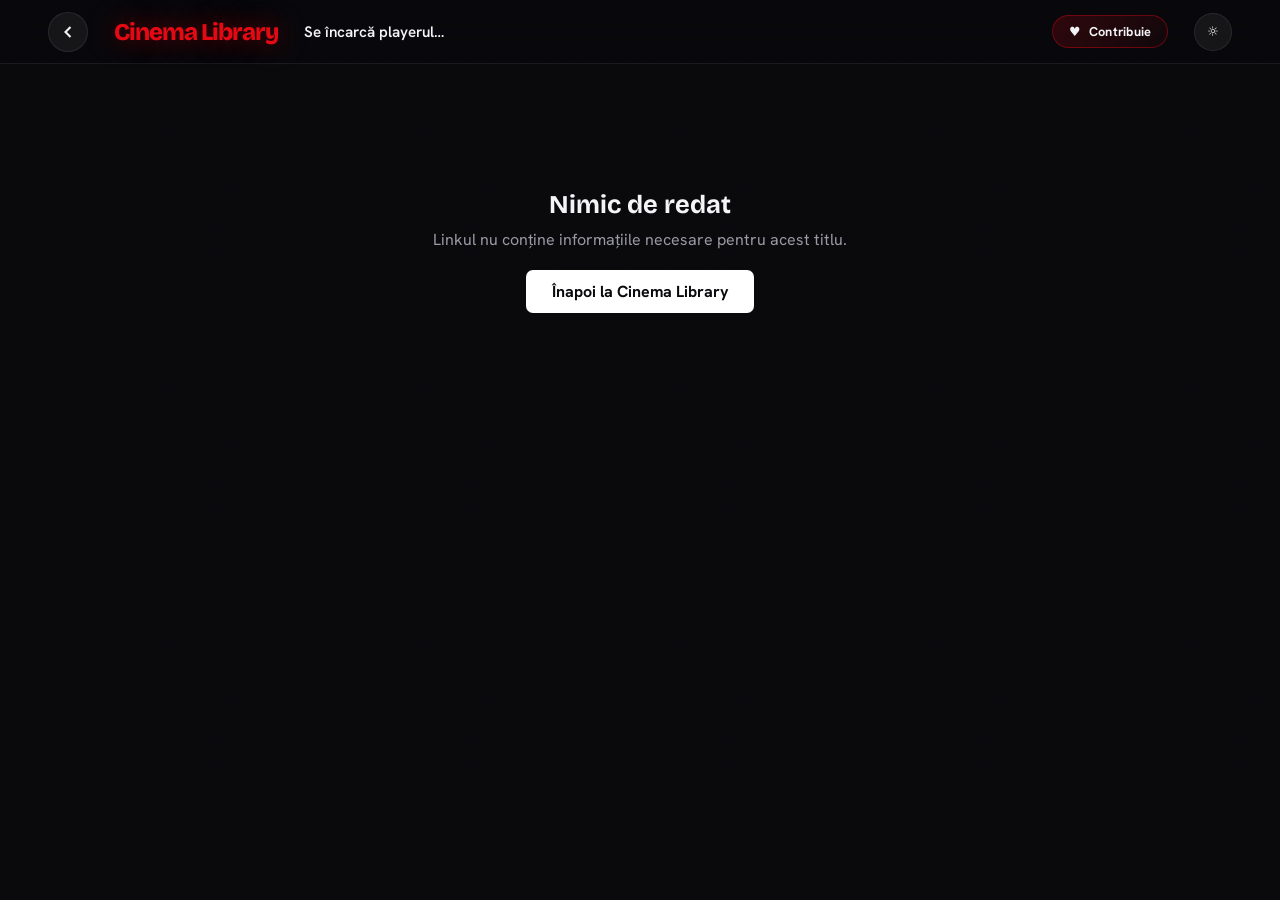
<file: stream/index.html>
<!DOCTYPE html>
<html lang="en">
<head>
  <meta charset="UTF-8" />
  <meta name="viewport" content="width=device-width, initial-scale=1.0"/>
  <title>Cinema Library — Vizionare</title>
  <link rel="preconnect" href="https://fonts.googleapis.com">
  <link rel="preconnect" href="https://fonts.gstatic.com" crossorigin>
  <link rel="preconnect" href="https://cinesrc.st" crossorigin>
  <link rel="dns-prefetch" href="//cinesrc.st">
  <link rel="preconnect" href="https://api.themoviedb.org">
  <link rel="dns-prefetch" href="//api.themoviedb.org">
  <link rel="preconnect" href="https://image.tmdb.org">
  <link rel="dns-prefetch" href="//image.tmdb.org">
  <link rel="preconnect" href="https://cinema-library-subtitles-api.bmariomihail.chatgpt.site">
  <link rel="dns-prefetch" href="//cinema-library-subtitles-api.bmariomihail.chatgpt.site">
  <link href="https://fonts.googleapis.com/css2?family=Bebas+Neue&family=Bricolage+Grotesque:opsz,wght@12..96,500;12..96,700;12..96,800&family=Hanken+Grotesk:wght@400;500;600;700;800&family=Inter:wght@400;500;600;700;800;900&display=swap" rel="stylesheet">
  <link rel="icon" href="../assets/icons/cinema-library-favicon.png" type="image/png">
  <link rel="manifest" href="../manifest.webmanifest">
  <meta name="theme-color" content="#0a0a0d">

  <style>
    *, *::before, *::after { box-sizing: border-box; margin: 0; padding: 0; }

    :root {
      --bg:        #0a0a0d;
      --bg-elev:   #111116;
      --card:      #18181f;
      --card-h:    #21212a;
      --line:      rgba(255,255,255,0.08);
      --accent:    #e50914;
      --accent-h:  #ff222e;
      --accent-soft: rgba(229,9,20,0.16);
      --text:      #f4f4f7;
      --muted:     #9a9aa6;
      --green:     #4ad17e;
      --radius:    8px;
      --radius-lg: 16px;
      --shadow:    0 18px 50px rgba(0,0,0,0.6);
      --ease:      cubic-bezier(.2,.7,.2,1);
      --gutter:    clamp(1rem, 4vw, 3rem);
    }

    :root[data-theme="light"] {
      --bg: #f4f5f8; --bg-elev: #ffffff; --card: #ffffff; --card-h: #eef0f5;
      --line: rgba(20,24,36,0.12); --accent-soft: rgba(229,9,20,0.12);
      --text: #171922; --muted: #646a78; --shadow: 0 18px 50px rgba(24,30,45,0.16);
    }

    html { overflow-x: hidden; }
    body {
      background: var(--bg);
      color: var(--text);
      font-family: 'Hanken Grotesk', system-ui, sans-serif;
      min-height: 100vh;
      -webkit-font-smoothing: antialiased;
      overflow-x: hidden;
    }
    ::selection { background: var(--accent); color: #fff; }

    body::after {
      content: '';
      position: fixed; inset: 0;
      background-image: url("data:image/svg+xml,%3Csvg width='256' height='256' viewBox='0 0 256 256' xmlns='http://www.w3.org/2000/svg'%3E%3Cfilter id='n'%3E%3CfeTurbulence type='fractalNoise' baseFrequency='0.85' numOctaves='3' stitchTiles='stitch'/%3E%3C/filter%3E%3Crect width='100%25' height='100%25' filter='url(%23n)' opacity='0.035'/%3E%3C/svg%3E");
      background-size: 256px 256px; background-repeat: repeat;
      pointer-events: none; z-index: 9999; opacity: .18;
    }

    a { color: inherit; text-decoration: none; }
    button { font-family: inherit; }
    :focus-visible { outline: 3px solid var(--accent-h); outline-offset: 3px; }
    @media (prefers-reduced-motion: reduce) {
      *, *::before, *::after { animation-duration: .01ms !important; animation-iteration-count: 1 !important; scroll-behavior: auto !important; transition-duration: .01ms !important; }
    }
    body.tv-mode { scroll-behavior: auto !important; }
    body.tv-mode::after { display: none; }
    @media (prefers-reduced-motion: reduce) {
      *, *::before, *::after { animation-duration: .01ms !important; animation-iteration-count: 1 !important; scroll-behavior: auto !important; transition-duration: .01ms !important; }
    }

    /* ─── HEADER ─── */
    header {
      display: flex; align-items: center; gap: clamp(.8rem, 2vw, 1.6rem);
      padding: 0 var(--gutter); height: 64px;
      border-bottom: 1px solid var(--line);
      background: rgba(9,9,12,0.86);
      backdrop-filter: blur(16px) saturate(140%);
      position: sticky; top: 0; z-index: 50;
    }
    .back-btn {
      width: 40px; height: 40px; flex-shrink: 0;
      display: grid; place-items: center;
      background: rgba(255,255,255,0.06); border: 1px solid var(--line);
      border-radius: 50%; color: var(--text); cursor: pointer;
      transition: background .2s, transform .15s var(--ease);
    }
    .back-btn:hover { background: rgba(255,255,255,0.14); }
    .back-btn:active { transform: scale(.93); }

    .logo {
      font-family: 'Bricolage Grotesque', sans-serif;
      font-size: 1.5rem; font-weight: 800; letter-spacing: -0.04em;
      color: var(--accent); text-shadow: 0 0 26px rgba(229,9,20,0.55);
      cursor: pointer; line-height: 1; flex-shrink: 0;
      transition: transform .2s var(--ease);
    }
    .logo:hover { transform: scale(1.04); }

    .now-title {
      font-size: 0.95rem; font-weight: 600; color: var(--text);
      white-space: nowrap; overflow: hidden; text-overflow: ellipsis;
      flex: 1; min-width: 0;
    }
    .now-title .ep-tag, .now-title .player-tag { color: var(--muted); font-weight: 500; }

    /* Same contribution pill as the main page navbar */
    .contribute-btn {
      display: flex; align-items: center; gap: 0.5rem;
      padding: 0.45rem 1rem;
      background: linear-gradient(135deg, rgba(229,9,20,0.18), rgba(229,9,20,0.04));
      border: 1px solid rgba(229,9,20,0.4); border-radius: 99px;
      color: var(--text); font-size: 0.8rem; font-weight: 700;
      letter-spacing: 0.02em;
      cursor: pointer; white-space: nowrap; flex-shrink: 0;
      transition: background .2s, border-color .2s, box-shadow .25s, transform .15s var(--ease);
    }
    .contribute-btn:hover {
      background: linear-gradient(135deg, rgba(229,9,20,0.32), rgba(229,9,20,0.1));
      border-color: rgba(255,34,46,0.7);
      box-shadow: 0 4px 22px rgba(229,9,20,0.35);
      transform: translateY(-1px);
    }
    .contribute-btn:active { transform: scale(.96); }
    .contribute-btn svg { flex-shrink: 0; }
    .theme-toggle {
      width: 38px; height: 38px; display: grid; place-items: center;
      background: rgba(255,255,255,0.06); border: 1px solid var(--line);
      border-radius: 50%; color: var(--text); cursor: pointer; flex-shrink: 0;
      transition: background .2s, transform .15s var(--ease);
    }
    .theme-toggle:hover { background: rgba(255,255,255,0.14); transform: translateY(-1px); }
    @media (max-width: 560px) {
      .contribute-btn span.s-name { display: none; }
      .contribute-btn { padding: 0.45rem 0.6rem; }
    }

    /* ─── LAYOUT ─── */
    main {
      display: grid;
      grid-template-columns: minmax(0, 1fr) 360px;
      grid-template-rows: auto auto;
      gap: clamp(1rem, 2.5vw, 1.8rem);
      padding: clamp(1rem, 3vw, 1.8rem) var(--gutter) 3rem;
      max-width: 1700px; margin: 0 auto;
      align-items: start;
    }

    .player-col { min-width: 0; grid-column: 1; grid-row: 1 / span 2; }
    #tv-panel { grid-column: 2; grid-row: 1; }
    #servers-panel { grid-column: 2; grid-row: 2; }
    #tv-panel[hidden] ~ #servers-panel,
    #tv-panel[hidden] + #servers-panel { grid-row: 1; }

    .player-wrap {
      position: relative; width: 94%; margin: 0 auto; aspect-ratio: 16/9;
      background: #000; border-radius: var(--radius-lg);
      border: 1px solid var(--line);
      box-shadow: var(--shadow);
    }
    #player { position: absolute; inset: 0; width: 100%; height: 100%; border: none; }
    .picture-overlay { position:absolute; inset:0; z-index:1; pointer-events:none; background:transparent; }
    .picture-overlay.cinema { background:rgba(255,185,120,.08); mix-blend-mode:screen; }
    .picture-overlay.bright { background:rgba(255,255,255,.14); mix-blend-mode:screen; }
    .picture-overlay.contrast { background:rgba(0,0,0,.08); mix-blend-mode:overlay; }
    .picture-overlay.vivid { background:rgba(255,30,30,.08); mix-blend-mode:color; }
    .picture-overlay.natural { background:rgba(255,225,190,.03); mix-blend-mode:soft-light; }
    .picture-overlay.night { background:rgba(0,0,20,.24); mix-blend-mode:multiply; }
    #player:-webkit-full-screen { position: fixed; inset: 0; width: 100vw; height: 100vh; }
    #player:-moz-full-screen    { position: fixed; inset: 0; width: 100vw; height: 100vh; }
    #player:fullscreen          { position: fixed; inset: 0; width: 100vw; height: 100vh; }
    .player-wrap:fullscreen { width:100vw; height:100vh; aspect-ratio:auto; border:0; border-radius:0; }
    .player-wrap:-webkit-full-screen { width:100vw; height:100vh; aspect-ratio:auto; border:0; border-radius:0; }
    .player-wrap:-moz-full-screen { width:100vw; height:100vh; aspect-ratio:auto; border:0; border-radius:0; }
    .player-actions { display:flex; flex-wrap:wrap; gap:.55rem; padding:1rem 0 0; }
    .player-action { border:1px solid var(--line); background:var(--card); color:var(--text); border-radius:10px; padding:.65rem .85rem; font:600 .78rem inherit; cursor:pointer; }
    .player-action:hover,.player-action.active { border-color:var(--accent); background:var(--accent-soft); }
    .enhancer-panel { margin-top:.75rem; padding:1rem; border:1px solid var(--line); border-radius:12px; background:var(--bg-elev); }
    .enhancer-panel[hidden] { display:none; }
    .enhancer-heading { display:flex; align-items:center; justify-content:space-between; gap:1rem; margin-bottom:.8rem; }
    .enhancer-heading strong { font-size:.86rem; }
    .enhancer-heading-actions { display:flex; align-items:center; gap:.45rem; flex-wrap:wrap; justify-content:flex-end; }
    .enhancer-note { margin-top:.75rem; color:var(--muted); font-size:.7rem; line-height:1.4; }
    .enhancer-presets { display:flex; flex-wrap:wrap; gap:.45rem; margin-bottom:1rem; }
    .enhancer-preset, .enhancer-reset { padding:.5rem .7rem; border:1px solid var(--line); border-radius:8px; background:var(--card); color:var(--text); font:600 .74rem inherit; cursor:pointer; }
    .enhancer-preset:hover, .enhancer-preset.active, .enhancer-reset:hover { border-color:var(--accent); background:var(--accent-soft); }
    .enhancer-controls { display:grid; grid-template-columns:repeat(3,1fr); gap:.8rem; }
    .enhancer-control { display:grid; gap:.35rem; }
    .enhancer-control label { display:flex; justify-content:space-between; gap:.5rem; color:var(--muted); font-size:.7rem; font-weight:700; }
    .enhancer-control output { color:var(--text); font-variant-numeric:tabular-nums; }
    .enhancer-control input { width:100%; accent-color:var(--accent); cursor:pointer; }
    @media (max-width:560px){.enhancer-controls{grid-template-columns:1fr}}
    .next-episode-action { position:absolute; right:1rem; bottom:5.35rem; z-index:10; min-width:210px; border-color:rgba(255,255,255,.24); background:rgba(20,20,26,.94); color:#fff; box-shadow:0 8px 24px rgba(0,0,0,.45); white-space:nowrap; text-align:center; }
    .next-episode-action:hover { background:var(--accent); color:#fff; }
    .player-fullscreen-action { position:absolute; right:.85rem; bottom:1.15rem; z-index:7; display:grid; place-items:center; width:42px; height:38px; padding:0; border:1px solid rgba(255,255,255,.42); border-radius:8px; background:rgba(10,10,14,.9); color:#fff; cursor:pointer; opacity:.92; box-shadow:0 4px 16px rgba(0,0,0,.5); transition:opacity .22s ease, transform .22s ease, background .18s ease, border-color .18s ease; }
    /* The cross-origin player iframe owns mouse events, so a hidden overlay
       control cannot be revealed by moving the mouse over the video. Keep
       our control permanently available above the player in every mode. */
    .player-wrap.controls-idle .player-fullscreen-action,
    .player-wrap:fullscreen .player-fullscreen-action,
    .player-wrap:-webkit-full-screen .player-fullscreen-action,
    .player-wrap:-moz-full-screen .player-fullscreen-action { opacity:.92; pointer-events:auto; transform:none; }
    .player-fullscreen-action:hover { opacity:1; background:var(--accent); border-color:var(--accent-h); transform:translateY(-1px); }
    .player-fullscreen-action:focus-visible { opacity:1; outline:3px solid var(--accent-h); outline-offset:3px; }
    .custom-controls { position:absolute; left:0; right:0; bottom:0; z-index:8; display:flex; flex-wrap:wrap; align-items:center; gap:6px; padding:12px 10px 10px; background:linear-gradient(transparent,rgba(0,0,0,.94) 46%); transition:opacity .2s,transform .2s; }
    /* Rioma owns the visible control layer. The source iframe stays passive so
       its native controller cannot appear as a second controller. */
    #player { pointer-events:none; }
    .player-wrap.external-provider #player { pointer-events:auto; }
    .player-wrap.external-provider #player:focus-visible { outline:4px solid var(--accent-h); outline-offset:-4px; }
    .player-wrap.external-provider .custom-controls,
    .player-wrap.external-provider .player-hit-area { display:none !important; }
    .player-source-controls { position:absolute; top:.85rem; right:.85rem; z-index:14; display:flex; align-items:center; gap:.45rem; padding:.35rem; border:1px solid rgba(255,255,255,.2); border-radius:9px; background:rgba(10,10,14,.9); box-shadow:0 4px 16px rgba(0,0,0,.4); }
    .provider-select { min-width: 150px; max-width: 220px; }
    .player-source-controls select,.player-source-controls button { min-height:34px; padding:7px 9px; border:1px solid rgba(255,255,255,.22); border-radius:7px; background:rgba(20,20,26,.96); color:#fff; font:700 12px system-ui,sans-serif; cursor:pointer; }
    .player-source-controls select:focus-visible,.player-source-controls button:focus-visible { outline:3px solid var(--accent-h); outline-offset:2px; border-color:var(--accent); }
    .player-source-controls button:hover { background:var(--accent); border-color:var(--accent-h); }
    .player-wrap:fullscreen .player-source-controls,.player-wrap:-webkit-full-screen .player-source-controls,.player-wrap:-moz-full-screen .player-source-controls { top:1.25rem; right:1.25rem; }
    @media (max-width:640px){.player-source-controls{left:.7rem;right:.7rem;justify-content:flex-end}.provider-select{min-width:120px;max-width:170px}}
    .custom-controls { min-height:0; background:#000; }
    .custom-controls.controls-idle,.player-wrap.controls-idle .custom-controls { opacity:0; transform:translateY(100%); pointer-events:none; }
    .custom-controls.tv-hidden { opacity:0; transform:translateY(100%); pointer-events:none; }
    .player-fullscreen-action.tv-hidden { opacity:0; transform:translateY(100%); pointer-events:none; }
    #player-fullscreen { display:none !important; }
    .custom-controls button,.custom-controls select { min-height:29px; padding:5px 7px; border:1px solid rgba(255,255,255,.2); border-radius:6px; background:rgba(20,20,26,.94); color:#fff; font:600 10px system-ui,sans-serif; cursor:pointer; }
    .custom-controls button:hover,.custom-controls select:hover { border-color:var(--accent-h); }
    .custom-controls button:disabled,.custom-controls select:disabled { opacity:.5; cursor:default; }
    #own-play { width:32px; min-width:32px; padding-inline:0; font-size:13px; }
    #own-restart,#own-back10,#own-forward10,#own-captions,#own-fullscreen { min-width:32px; padding-inline:5px; }
    #own-timeline,#own-volume { appearance:none; -webkit-appearance:none; height:4px; border:0; border-radius:999px; background:#555861; cursor:pointer; }
    #own-timeline { order:-2; flex:0 0 100%; width:100%; }
    #own-time { color:#eee; font-size:10px; white-space:nowrap; }
    #own-volume { position:absolute; right:74px; bottom:calc(100% + 8px); width:4px; height:84px; display:none; writing-mode:vertical-lr; direction:rtl; accent-color:var(--accent); }
    .custom-controls.volume-open #own-volume { display:block; }
    #own-next { min-width:32px; padding-inline:5px; }
    #own-timeline::-webkit-slider-runnable-track,#own-volume::-webkit-slider-runnable-track { height:4px; border-radius:999px; background:#555861; }
    #own-timeline::-webkit-slider-thumb,#own-volume::-webkit-slider-thumb { -webkit-appearance:none; appearance:none; width:12px; height:12px; margin-top:-4px; border:2px solid #fff; border-radius:50%; background:var(--accent); box-shadow:0 1px 4px #0008; }
    #own-timeline::-moz-range-track,#own-volume::-moz-range-track { height:4px; border-radius:999px; background:#555861; }
    #own-timeline::-moz-range-progress,#own-volume::-moz-range-progress { height:4px; border-radius:999px; background:var(--accent); }
    #own-timeline::-moz-range-thumb,#own-volume::-moz-range-thumb { width:10px; height:10px; border:2px solid #fff; border-radius:50%; background:var(--accent); }
    #own-quality { min-width:58px; }
    #own-picture { min-width:72px; }
    .custom-controls .control-spacer { margin-left:auto; }
    .player-hit-area { position:absolute; inset:0; z-index:2; cursor:default; }
    .player-hit-area.server-picker-open { display:none; }
    .subtitle-layer { position:absolute; left:4%; right:4%; bottom:72px; z-index:20; display:flex; justify-content:center; pointer-events:none; text-align:center; isolation:isolate; }
    .subtitle-layer[hidden] { display:none; }
    .subtitle-text { max-width:min(92%, 980px); padding:.28em .55em; border-radius:.2em; background:rgba(0,0,0,.78); color:#fff; font-size:clamp(15px, 2.2vw, 27px); line-height:1.25; text-shadow:0 1px 2px #000; white-space:pre-wrap; }
    .subtitle-panel { position:absolute; right:12px; bottom:54px; z-index:11; width:min(360px, calc(100% - 24px)); max-height:min(72%, 460px); overflow:auto; padding:1rem; border:1px solid rgba(255,255,255,.2); border-radius:12px; background:rgba(15,15,20,.97); box-shadow:0 12px 35px #000b; color:#fff; }
    .subtitle-panel[hidden] { display:none; }
    .subtitle-panel h3 { margin:0 0 .3rem; font-size:.95rem; }
    .subtitle-panel-head { display:flex; align-items:center; justify-content:space-between; gap:.6rem; margin-bottom:.3rem; }
    .subtitle-panel-head h3 { margin:0; }
    .subtitle-close { display:grid; place-items:center; width:28px; height:28px; padding:0; border:1px solid rgba(255,255,255,.2); border-radius:6px; background:rgba(255,255,255,.06); color:#fff; font:700 18px/1 system-ui,sans-serif; cursor:pointer; }
    .subtitle-close:hover,.subtitle-close:focus-visible { background:var(--accent); border-color:var(--accent-h); }
    .subtitle-panel p { margin:.35rem 0 .7rem; color:#b8b8c5; font-size:.72rem; line-height:1.4; }
    .subtitle-panel select,.subtitle-panel input[type=file] { width:100%; margin:.35rem 0; }
    .subtitle-actions { display:flex; gap:.45rem; flex-wrap:wrap; margin:.45rem 0; }
    .subtitle-actions button { flex:1 1 120px; }
    .subtitle-settings { display:grid; gap:.55rem; padding-top:.55rem; border-top:1px solid rgba(255,255,255,.12); }
    .subtitle-setting { display:grid; grid-template-columns:1fr auto; gap:.3rem .55rem; align-items:center; color:#ddd; font-size:.72rem; }
    .subtitle-setting input,.subtitle-setting select { grid-column:1 / -1; width:100%; }
    .subtitle-setting output { color:#fff; font-variant-numeric:tabular-nums; }
    .subtitle-panel details { margin:.6rem 0; color:#ddd; font-size:.75rem; }
    .subtitle-panel summary { cursor:pointer; }
    @media (max-width:560px) { .subtitle-panel { right:6px; bottom:50px; width:calc(100% - 12px); } }
    .player-wrap:fullscreen .custom-controls { padding:16px 18px 18px; gap:8px; }
    .player-wrap:fullscreen .custom-controls button,.player-wrap:fullscreen .custom-controls select { min-height:34px; padding:7px 10px; font-size:12px; }
    /* Narrow web viewports must keep every control inside the player. TV mode
       deliberately keeps its larger sofa-friendly controls below. */
    @media (max-width:560px) {
      body:not(.tv-mode) .custom-controls { gap:4px; padding:9px 6px 7px; }
      body:not(.tv-mode) .custom-controls button,
      body:not(.tv-mode) .custom-controls select { min-height:32px; padding:5px 6px; font-size:11px; }
      body:not(.tv-mode) .custom-controls .control-spacer { display:none; }
      body:not(.tv-mode) #own-timeline { order:-1; flex:1 1 100%; min-width:100%; }
      body:not(.tv-mode) #own-time { font-size:11px; }
      body:not(.tv-mode) #own-volume { max-width:82px; }
    }
    .player-back-action { position:absolute; top:.85rem; left:.85rem; z-index:12; display:inline-flex; align-items:center; gap:.35rem; min-height:36px; padding:.45rem .75rem; border:1px solid rgba(255,255,255,.34); border-radius:8px; background:rgba(10,10,14,.86); color:#fff; font:700 12px system-ui,sans-serif; cursor:pointer; box-shadow:0 4px 16px rgba(0,0,0,.42); transition:opacity .2s,transform .2s,background .2s,border-color .2s; }
    .player-back-action:hover,.player-back-action:focus-visible { background:rgba(229,9,20,.92); border-color:var(--accent-h); transform:translateY(-1px); }
    .player-back-action:active { transform:scale(.96); }
    .player-back-action svg { width:16px; height:16px; flex:none; }
    body.embedded .player-back-action { top:1rem; left:1rem; }
    .player-wrap.controls-idle .player-back-action,
    .player-back-action.tv-hidden { opacity:0; pointer-events:none; transform:translateY(-8px); }
    .player-wrap:fullscreen .player-back-action,
    .player-wrap:-webkit-full-screen .player-back-action,
    .player-wrap:-moz-full-screen .player-back-action { top:1.25rem; left:1.25rem; }
    .player-details { margin-top:1rem; padding:1.1rem; border:1px solid var(--line); border-radius:12px; background:var(--bg-elev); display:grid; grid-template-columns:130px 1fr; gap:1rem; }
    .player-details img { width:130px; aspect-ratio:2/3; object-fit:cover; border-radius:8px; }
    .player-details h1 { margin:0 0 .5rem; font-size:1.35rem; color:var(--accent-h); }
    .player-details p { margin:.5rem 0; color:var(--muted); line-height:1.55; font-size:.86rem; }
    .player-details-meta { color:var(--muted); font-size:.8rem; }
    @media (max-width:560px){.player-details{grid-template-columns:90px 1fr}.player-details img{width:90px}.player-action{flex:1 1 45%}}
    .end-recommendations { position:absolute; left:1rem; right:1rem; bottom:4.4rem; z-index:12; padding:1rem; border:1px solid rgba(255,255,255,.16); border-radius:12px; background:rgba(10,10,14,.97); box-shadow:0 12px 35px rgba(0,0,0,.65); }
    .end-recommendations[hidden] { display:none; }
    .end-recommendations h2 { margin:0 0 .25rem; font-size:1rem; }
    .end-recommendations p { margin:0 0 .8rem; color:var(--muted); font-size:.78rem; }
    .recommendation-grid { display:grid; grid-template-columns:repeat(5,minmax(0,1fr)); gap:.65rem; max-height:24vh; overflow:hidden; }
    .recommendation-card { min-width:0; padding:0; border:0; background:transparent; color:var(--text); text-align:left; cursor:pointer; }
    .recommendation-card img,.recommendation-placeholder { display:block; width:100%; aspect-ratio:2/3; object-fit:cover; border-radius:8px; background:var(--card); }
    .recommendation-card span { display:block; margin-top:.35rem; overflow:hidden; text-overflow:ellipsis; white-space:nowrap; font-size:.72rem; font-weight:700; }
    .recommendation-card:hover img,.recommendation-card:focus-visible img { outline:2px solid var(--accent-h); outline-offset:2px; }
    @media (max-width:800px){.end-recommendations{left:.55rem;right:.55rem;bottom:3.8rem;padding:.7rem}.recommendation-grid{grid-template-columns:repeat(4,minmax(0,1fr));gap:.45rem}}
    @media (max-width:560px){.end-recommendations{bottom:3.4rem;padding:.6rem}.end-recommendations h2{font-size:.85rem}.end-recommendations p{font-size:.68rem;margin-bottom:.5rem}.recommendation-grid{grid-template-columns:repeat(3,minmax(0,1fr));gap:.35rem}.recommendation-card span{font-size:.62rem}}
    .episode-picker { position:absolute; inset:0; z-index:30; display:flex; flex-direction:column; justify-content:center; gap:1rem; padding:clamp(1rem,4vw,3rem); background:rgba(8,8,11,.96); }
    .episode-picker[hidden] { display:none; }
    .episode-picker-head { display:flex; align-items:center; justify-content:space-between; gap:1rem; }
    .episode-picker-head h2 { margin:0; color:#fff; font-size:clamp(1.1rem,2.4vw,1.8rem); }
    .episode-picker-close { width:46px; height:46px; display:grid; place-items:center; border:1px solid rgba(255,255,255,.28); border-radius:8px; background:rgba(255,255,255,.08); color:#fff; font:700 26px/1 system-ui,sans-serif; cursor:pointer; }
    .episode-picker-close:hover,.episode-picker-close:focus-visible { background:var(--accent); border-color:var(--accent-h); }
    .episode-picker-season { width:min(300px,100%); min-height:48px; padding:.65rem .85rem; border:1px solid rgba(255,255,255,.22); border-radius:8px; background:#18181f; color:#fff; font:600 15px inherit; }
    .episode-picker-grid { display:flex; gap:clamp(.6rem,1.5vw,1rem); overflow-x:auto; overflow-y:hidden; padding:.45rem .2rem 1rem; scrollbar-width:thin; }
    .episode-picker-card { flex:0 0 clamp(120px,14vw,190px); display:flex; flex-direction:column; gap:.45rem; padding:0; border:2px solid transparent; border-radius:9px; background:#141419; color:#fff; text-align:left; cursor:pointer; overflow:hidden; }
    .episode-picker-card img,.episode-picker-placeholder { display:block; width:100%; aspect-ratio:16/9; object-fit:cover; background:#24242b; }
    .episode-picker-placeholder { display:grid; place-items:center; color:#aaa; font-size:1.5rem; }
    .episode-picker-card span { padding:0 .6rem .65rem; font-size:.9rem; font-weight:700; white-space:nowrap; overflow:hidden; text-overflow:ellipsis; }
    .episode-picker-card:hover,.episode-picker-card:focus-visible,.episode-picker-card.kf { border-color:var(--accent-h); outline:0; box-shadow:0 0 0 3px rgba(229,9,20,.28); }
    body.tv-mode .episode-picker { padding:clamp(1.5rem,5vw,4rem); }
    body.tv-mode .episode-picker-season { min-height:58px; font-size:18px; }
    body.tv-mode .episode-picker-card { flex-basis:clamp(150px,16vw,230px); }
    body.tv-mode .episode-picker-card span { font-size:1.05rem; }
    body.embedded { overflow:hidden; background:#000; }
    body.embedded header,
    body.embedded #tv-panel,
    body.embedded #servers-panel,
    body.embedded .player-actions,
    body.embedded .player-details,
    body.embedded #player-details,
    body.embedded .enhancer-panel { display:none !important; }
    body.tv-mode .contribute-btn { display:none !important; }
    body.embedded main { display:block; width:100vw; max-width:none; height:100vh; padding:0; margin:0; }
    body.embedded .player-col { width:100vw; height:100vh; }
    body.embedded .player-wrap { width:100vw; height:100vh; aspect-ratio:auto; margin:0; border:0; border-radius:0; }
    .player-loading {
      position: absolute; inset: 0; display: grid; place-items: center;
      background: var(--bg-elev); z-index: 1; transition: opacity .4s; pointer-events: none;
    }
    .player-loading.hide { opacity: 0; }
    .player-error { position:absolute; inset:0; z-index:13; display:flex; flex-direction:column; align-items:center; justify-content:center; gap:.7rem; padding:1rem; background:rgba(0,0,0,.78); color:#fff; text-align:center; }
    .player-error[hidden] { display:none; }
    .player-error p { max-width:34rem; margin:0; color:#e8e8ee; font-size:.9rem; }
    .player-error button { min-height:38px; padding:.55rem 1rem; border:1px solid var(--accent-h); border-radius:8px; background:var(--accent); color:#fff; font:700 .8rem system-ui,sans-serif; cursor:pointer; }
    .player-error button:focus-visible { outline:3px solid var(--accent-h); outline-offset:3px; }
    .resume-prompt {
      display: none !important;
      position: absolute; inset: 0; z-index: 5; place-items: center;
      padding: 1rem; background: rgba(0,0,0,.72); backdrop-filter: blur(5px);
    }
    .resume-prompt[hidden] { display: none; }
    .resume-card {
      width: min(440px, 100%); padding: 1.4rem; text-align: center;
      background: var(--bg-elev); border: 1px solid var(--line);
      border-radius: var(--radius-lg); box-shadow: var(--shadow);
    }
    .resume-card h2 { font-size: 1.15rem; margin-bottom: .45rem; }
    .resume-card p { color: var(--muted); font-size: .86rem; margin-bottom: 1rem; }
    .resume-actions { display: flex; flex-direction: column; align-items: stretch; gap: .65rem; }
    .resume-actions button { padding: .65rem .9rem; border-radius: 8px; font: inherit; cursor: pointer; }
    .resume-continue { border: 1px solid var(--accent); background: var(--accent); color: #fff; }
    .resume-restart { border: 1px solid var(--line); background: transparent; color: var(--text); }
    .watch-check-prompt { position:absolute; inset:0; z-index:6; display:grid; place-items:center; padding:1rem; background:rgba(0,0,0,.78); }
    .watch-check-prompt[hidden] { display:none; }
    .watch-check-card { width:min(420px,100%); padding:1.35rem; text-align:center; background:var(--bg-elev); border:1px solid var(--line); border-radius:var(--radius-lg); box-shadow:var(--shadow); }
    .watch-check-card h2 { font-size:1.1rem; margin:0 0 .5rem; }
    .watch-check-card p { color:var(--muted); font-size:.86rem; margin:0 0 1rem; }
    .watch-check-actions { display:flex; justify-content:center; gap:.65rem; flex-wrap:wrap; }
    .watch-check-actions button { padding:.65rem .9rem; border-radius:8px; font:inherit; cursor:pointer; }
    .watch-check-continue { border:1px solid var(--accent); background:var(--accent); color:#fff; }
    .watch-check-stop { border:1px solid var(--line); background:transparent; color:var(--text); }
    .spinner {
      width: 38px; height: 38px; border: 3px solid var(--line);
      border-top-color: var(--accent); border-radius: 50%; animation: spin .7s linear infinite;
    }
    @keyframes spin { to { transform: rotate(360deg); } }

    /* TV readability: enlarge the surrounding interface and the custom
       controller, while keeping the video surface itself at its native size. */
    body.tv-mode:not(.embedded) header { min-height: 76px; height: 76px; }
    body.tv-mode:not(.embedded) .back-btn { width: 48px; height: 48px; }
    body.tv-mode:not(.embedded) .logo { font-size: 1.8rem; }
    body.tv-mode:not(.embedded) .now-title { font-size: 1.1rem; }
    body.tv-mode:not(.embedded) main { gap: 1.35rem; padding-top: 1.35rem; }
    body.tv-mode:not(.embedded) .panel { padding: 1.35rem 1.4rem; }
    body.tv-mode:not(.embedded) .panel-title { font-size: .78rem; }
    body.tv-mode:not(.embedded) .sel,
    body.tv-mode:not(.embedded) .nextep-btn { min-height: 48px; font-size: 1rem; }
    body.tv-mode:not(.embedded) .player-actions { gap: .7rem; padding-top: 1.2rem; }
    body.tv-mode:not(.embedded) .player-action { padding: .8rem 1rem; font-size: .9rem; }
    body.tv-mode:not(.embedded) .player-details { padding: 1.35rem; }
    body.tv-mode:not(.embedded) .player-details h1 { font-size: 1.55rem; }
    body.tv-mode:not(.embedded) .player-details p { font-size: .98rem; }
    body.tv-mode .custom-controls { gap: 10px; padding: 20px 18px 18px; }
    body.tv-mode .custom-controls button,
    body.tv-mode .custom-controls select { min-height: 52px; padding: 10px 13px; font-size: 16px; }
    body.tv-mode #own-play { width: 56px; min-width: 56px; font-size: 21px; }
    body.tv-mode #own-restart,
    body.tv-mode #own-back10,
    body.tv-mode #own-forward10,
    body.tv-mode #own-captions,
    body.tv-mode #own-fullscreen,
    body.tv-mode #own-next,
    body.tv-mode #own-server { min-width: 56px; padding-inline: 9px; }
    body.tv-mode #own-timeline { height: 8px; }
    body.tv-mode #own-timeline::-webkit-slider-runnable-track { height: 8px; }
    body.tv-mode #own-timeline::-webkit-slider-thumb { width: 20px; height: 20px; margin-top: -6px; }
    body.tv-mode #own-timeline::-moz-range-track,
    body.tv-mode #own-timeline::-moz-range-progress { height: 8px; }
    body.tv-mode #own-timeline::-moz-range-thumb { width: 18px; height: 18px; }
    body.tv-mode #own-time { font-size: 16px; }
    body.tv-mode .player-back-action { min-height: 56px; padding: .75rem 1.15rem; font-size: 16px; }

    /* ─── PANELS ─── */
    .panel {
      background: var(--bg-elev); border: 1px solid var(--line);
      border-radius: var(--radius-lg); padding: 1.1rem 1.15rem;
    }
    .panel-title {
      font-size: 0.66rem; font-weight: 700; letter-spacing: 0.14em;
      text-transform: uppercase; color: var(--muted); margin-bottom: 0.9rem;
    }

    /* TV controls */
    #tv-panel[hidden] { display: none; }
    .selectors { display: grid; grid-template-columns: 1fr 1fr; gap: 0.8rem; margin-bottom: 0.9rem; }
    .field-label { font-size: 0.66rem; font-weight: 700; letter-spacing: 0.1em; text-transform: uppercase; color: var(--muted); margin-bottom: 0.45rem; }
    .sel {
      width: 100%; padding: 0.65rem 2.2rem 0.65rem 0.85rem;
      background: var(--card); border: 1px solid var(--line); border-radius: 8px;
      color: var(--text); font-family: inherit; font-size: 0.88rem; font-weight: 500;
      outline: none; cursor: pointer; transition: border-color .2s, box-shadow .2s;
      appearance: none; -webkit-appearance: none;
      background-image: url("data:image/svg+xml,%3Csvg xmlns='http://www.w3.org/2000/svg' width='14' height='14' viewBox='0 0 24 24' fill='none' stroke='%23e50914' stroke-width='2.5' stroke-linecap='round' stroke-linejoin='round'%3E%3Cpath d='M6 9l6 6 6-6'/%3E%3C/svg%3E");
      background-repeat: no-repeat; background-position: right 0.8rem center;
    }
    .sel:focus { border-color: var(--accent); box-shadow: 0 0 0 2px var(--accent-soft); }
    .sel option { background: #16161c; color: var(--text); }
    .subtitle-panel { margin-bottom: 0.9rem; }
    .subtitle-help { margin-top: 0.45rem; font-size: 0.7rem; line-height: 1.35; color: var(--muted); }

    .nextep-btn {
      width: 100%; display: inline-flex; align-items: center; justify-content: center; gap: 0.5rem;
      padding: 0.7rem; border-radius: 7px; border: 1px solid var(--line);
      background: rgba(255,255,255,0.05); color: var(--text);
      font-size: 0.88rem; font-weight: 700; cursor: pointer;
      transition: background .2s, border-color .2s, opacity .2s;
    }
    .nextep-btn:hover:not(:disabled) { background: rgba(255,255,255,0.1); border-color: rgba(255,255,255,0.2); }
    .nextep-btn:disabled { opacity: 0.4; cursor: not-allowed; }

    /* Servers */
    .server-grid { display: flex; flex-direction: column; gap: 0.55rem; }
    .server-grid:not(.expanded) .server-card:not(.selected) { display: none; }
    .server-switch-btn {
      width: 100%; display: inline-flex; align-items: center; justify-content: center; gap: .45rem;
      margin: 0 0 .75rem; padding: .6rem .75rem; border: 1px solid var(--line);
      border-radius: var(--radius); background: rgba(255,255,255,.04); color: var(--muted);
      font: 600 .76rem inherit; cursor: pointer; transition: background .18s, color .18s, border-color .18s;
    }
    .server-switch-btn:hover, .server-switch-btn[aria-expanded="true"] { color: var(--text); background: var(--card-h); border-color: rgba(255,255,255,.2); }
    .server-switch-btn .switch-chevron { transition: transform .18s; }
    .server-switch-btn[aria-expanded="true"] .switch-chevron { transform: rotate(180deg); }
    /* The site now uses one Cinema Player only. */
    #server-switch-btn, #server-grid, #servers-panel > .panel-title { display:none !important; }
    .server-card {
      display: flex; align-items: center; gap: 0.75rem; text-align: left;
      padding: 0.7rem 0.85rem; border: 1px solid var(--line); border-radius: var(--radius);
      background: var(--card); color: var(--text); cursor: pointer;
      transition: background .18s, border-color .18s, transform .15s var(--ease);
    }
    .server-card:hover { background: var(--card-h); border-color: rgba(255,255,255,0.18); transform: translateY(-1px); }
    .server-card.selected { border-color: var(--accent); background: var(--accent-soft); }
    .s-dot { width: 9px; height: 9px; border-radius: 50%; background: var(--muted); flex-shrink: 0; transition: .18s; }
    .server-card.selected .s-dot { background: var(--accent); box-shadow: 0 0 9px var(--accent); }
    .server-card .s-meta { display: flex; flex-direction: column; gap: 1px; min-width: 0; }
    .server-card .s-name { font-size: 0.92rem; font-weight: 700; }
    .server-card .s-note { font-size: 0.72rem; color: var(--muted); line-height: 1.25; }
    .server-card.selected .s-name { color: #fff; }
    .server-card[data-status="online"] .s-dot { background: var(--green); box-shadow: 0 0 8px var(--green); }
    .server-card[data-status="failed"] .s-dot { background: var(--accent); box-shadow: 0 0 8px var(--accent); }
    .server-status { margin-left: auto; font-size: 0.66rem; color: var(--muted); white-space: nowrap; }
    .server-card[data-status="online"] .server-status { color: var(--green); }
    .server-card[data-status="failed"] .server-status { color: var(--accent-h); }

    /* Toast */
    #toast {
      position: fixed; bottom: 1.6rem; left: 50%;
      transform: translateX(-50%) translateY(20px);
      background: var(--bg-elev); border: 1px solid var(--line);
      border-radius: 10px; padding: 0.7rem 1.2rem; font-size: 0.86rem; font-weight: 500;
      box-shadow: var(--shadow); opacity: 0; pointer-events: none;
      transition: opacity .28s var(--ease), transform .28s var(--ease); z-index: 999;
      display: flex; align-items: center; gap: 0.55rem;
    }
    #toast.show { opacity: 1; transform: translateX(-50%) translateY(0); }
    #toast .s-live { width: 7px; height: 7px; border-radius: 50%; background: var(--green); box-shadow: 0 0 8px var(--green); }

    /* Error state */
    .fatal {
      grid-column: 1 / -1; text-align: center; padding: 6rem 2rem; color: var(--muted);
    }
    .fatal h2 { font-family: 'Bricolage Grotesque'; font-size: 1.6rem; color: var(--text); margin-bottom: 0.6rem; }
    .fatal a {
      display: inline-block; margin-top: 1.2rem; padding: 0.7rem 1.6rem;
      background: #fff; color: #0a0a0d; border-radius: 7px; font-weight: 700;
    }

    /* ─── TV / D-PAD FOCUS ───
       Visuals for the key-nav engine (script at the bottom); only active
       while html.keynav is set, i.e. when navigating with arrows/remote. */
    html.keynav .kf { outline: 3px solid var(--accent-h); outline-offset: 2px; border-radius: 8px; }
    html.keynav .server-card.kf { border-color: var(--accent); background: var(--card-h); }
    html.keynav .back-btn.kf { outline-offset: 1px; border-radius: 50%; }
    html.keynav .player-wrap.kf { outline: 3px solid var(--accent); outline-offset: 3px; }
    html.keynav .custom-controls .kf,
    html.keynav .player-back-action.kf { outline: 3px solid var(--accent-h); outline-offset: 3px; background: var(--accent); color: #fff; }

    /* ─── RESPONSIVE ─── */
    @media (max-width: 1200px) {
      main { display: flex; flex-direction: column; }
      .player-col    { grid-column: unset; grid-row: unset; width: 100%; order: 1; }
      #tv-panel      { grid-column: unset; grid-row: unset; width: 100%; order: 0; }
      #servers-panel { grid-column: unset; grid-row: unset; width: 100%; order: 2; }
    }
    @media (max-width: 560px) {
      .logo { font-size: 1.3rem; }
      .now-title { font-size: 0.85rem; }
    }
  </style>
</head>
<body>

  <header>
    <button class="back-btn" id="back-btn" title="Înapoi" aria-label="Înapoi">
      <svg width="20" height="20" fill="none" viewBox="0 0 24 24" stroke="currentColor" stroke-width="2.5"><path d="M15 18l-6-6 6-6"/></svg>
    </button>
    <div class="logo" id="logo">Cinema Library</div>
    <div class="now-title" id="now-title" aria-live="polite">Se încarcă playerul…</div>
    <a class="contribute-btn" id="contribute-btn" href="../contribute.html" title="Contribuie la Cinema Library" aria-label="Contribuie la Cinema Library">
      <span aria-hidden="true">♥</span><span class="s-name">Contribuie</span>
    </a>
    <button class="theme-toggle" id="theme-toggle" type="button" aria-label="Activează tema deschisă" title="Schimbă tema">☼</button>
  </header>

  <main id="main">
    <div class="player-col">
      <div class="player-wrap" id="player-wrap">
        <div class="player-loading" id="player-loading" role="status" aria-live="polite" aria-label="Se încarcă playerul"><div class="spinner" aria-hidden="true"></div></div>
        <div class="player-error" id="player-error" role="alert" hidden><p id="player-error-text">Redarea a întâmpinat o problemă.</p><button id="player-error-retry" type="button">Reîncearcă</button></div>
        <iframe id="player" title="Player video Cinema Library" allowfullscreen allow="autoplay *; encrypted-media *; picture-in-picture *; fullscreen *; web-share *"></iframe>
        <div class="picture-overlay" id="picture-overlay" aria-hidden="true"></div>
        <button class="player-back-action" id="player-back-action" type="button" title="Înapoi la popup" aria-label="Înapoi la popup"><svg viewBox="0 0 24 24" fill="none" stroke="currentColor" stroke-width="2.5" aria-hidden="true"><path d="m15 18-6-6 6-6"/></svg><span>Înapoi</span></button>
        <div class="player-source-controls" id="player-source-controls" aria-label="Surse video">
          <select id="own-provider" class="provider-select" aria-label="Alege playerul" title="Alege playerul">
            <option value="3">Cinesrc</option>
            <option value="4">VidSrc</option>
            <option value="5">ScreenScape</option>
            <option value="6">2Embed</option>
            <option value="7">VipStreamMovies</option>
          </select>
          <button id="own-server" type="button" aria-label="Alege serverul Cinesrc" title="Alege serverul Cinesrc">▣ Server</button>
        </div>
        <div class="player-hit-area" id="player-hit-area" aria-hidden="true"></div>
        <div class="subtitle-layer" id="subtitle-layer" hidden><span class="subtitle-text" id="subtitle-text"></span></div>
        <div class="custom-controls" id="custom-controls" aria-label="Controale Rioma">
          <button id="own-play" type="button" aria-label="Redare">▶</button>
          <button id="own-restart" type="button" aria-label="Pornește de la început">↺</button>
          <button id="own-back10" type="button" aria-label="Înapoi 10 secunde">↶10</button>
          <button id="own-forward10" type="button" aria-label="Înainte 10 secunde">10↷</button>
          <input id="own-timeline" type="range" min="0" max="100" value="0" step="0.1" aria-label="Poziție redare">
          <span id="own-time">0:00 / 0:00</span>
          <select id="own-quality" aria-label="Claritate video"><option value="auto">Auto</option><option value="1080p">1080p</option><option value="720p">720p</option><option value="480p">480p</option></select>
          <select id="own-picture" aria-label="Profil imagine"><option value="standard">Standard</option><option value="cinema">Cinema</option><option value="bright">Luminos</option><option value="contrast">Contrast</option><option value="vivid">Viu</option><option value="natural">Natural</option><option value="night">Noapte</option></select>
          <span class="control-spacer"></span>
          <button id="own-next" type="button" aria-label="Alege episodul" title="Alege episodul" hidden>☷ Episod</button>
          <button id="own-mute" type="button" aria-label="Arată volumul" aria-expanded="false" title="Arată volumul">🔊</button>
          <input id="own-volume" type="range" min="0" max="1" value="1" step="0.05" aria-label="Volum">
          <button id="own-captions" type="button" aria-label="Subtitrări">CC</button>
          <button id="own-fullscreen" type="button" aria-label="Fullscreen">⛶</button>
        </div>
        <div class="subtitle-panel" id="subtitle-panel" hidden>
          <div class="subtitle-panel-head"><h3>Subtitrări</h3><button class="subtitle-close" id="subtitle-close" type="button" aria-label="Închide subtitrările" title="Închide">×</button></div>
          <p>Caută automat după TMDB, sezon, episod și limbă.</p>
          <select id="subtitle-language" class="sel" aria-label="Limba subtitrării"><option value="ro">Română</option><option value="en">Engleză</option><option value="ro,en">Română sau engleză</option></select>
          <div class="subtitle-actions"><button type="button" id="subtitle-search">Caută online</button><button type="button" class="secondary" id="subtitle-clear">Oprește</button></div>
          <select id="subtitle-results" class="sel" aria-label="Rezultate subtitrări" hidden></select>
          <button type="button" id="subtitle-load" hidden>Folosește subtitrarea selectată</button>
          <p id="subtitle-status" role="status"></p>
          <div class="subtitle-settings">
            <div class="subtitle-setting"><span>Fundal</span><output id="subtitle-bg-value">78%</output><input id="subtitle-bg" type="range" min="0" max="100" value="78" step="1" aria-label="Opacitate fundal"></div>
            <div class="subtitle-setting"><span>Mărime text</span><output id="subtitle-size-value">22px</output><input id="subtitle-size" type="range" min="12" max="72" value="22" step="1" aria-label="Mărime text"></div>
            <div class="subtitle-setting"><span>Culoare text</span><select id="subtitle-color" class="sel" aria-label="Culoare text"><option value="#ffffff">Alb</option><option value="#ffe66d">Galben</option><option value="#8fd3ff">Albastru deschis</option></select></div>
          </div>
          <details><summary>Folosește un fișier local</summary><input id="subtitle-file" type="file" accept=".srt,.vtt,text/vtt,application/x-subrip"></details>
          <div class="subtitle-actions"><button type="button" class="secondary" id="subtitle-minus">−0,5s</button><button type="button" class="secondary" id="subtitle-plus">+0,5s</button></div>
        </div>
        <button class="player-fullscreen-action" id="player-fullscreen" type="button" title="Full screen pentru player" aria-label="Full screen pentru player">⛶</button>
        <div class="episode-picker" id="episode-picker" hidden aria-label="Alege episodul">
          <div class="episode-picker-head"><h2>Alege episodul</h2><button class="episode-picker-close" id="episode-picker-close" type="button" aria-label="Închide alegerea episodului">×</button></div>
          <select class="episode-picker-season" id="episode-picker-season" aria-label="Alege sezonul"></select>
          <div class="episode-picker-grid" id="episode-picker-grid"></div>
        </div>
        <div class="resume-prompt" id="resume-prompt" hidden>
          <div class="resume-card">
            <h2>Vrei să continui vizionarea?</h2>
            <p id="resume-prompt-text">Ai un progres salvat pentru acest titlu.</p>
            <div class="resume-actions">
              <button class="resume-continue" id="resume-continue" type="button">Continuă de unde am rămas</button>
              <button class="resume-restart" id="resume-restart" type="button">Începe de la început</button>
            </div>
          </div>
        </div>
        <div class="watch-check-prompt" id="watch-check-prompt" hidden>
          <div class="watch-check-card">
            <h2>Mai vizionezi?</h2>
            <p>Playerul a fost inactiv timp de două ore.</p>
            <div class="watch-check-actions">
              <button class="watch-check-continue" id="watch-check-continue" type="button">Da, continuă</button>
              <button class="watch-check-stop" id="watch-check-stop" type="button">Mă opresc</button>
            </div>
          </div>
        </div>
        <button class="player-action next-episode-action" id="next-episode-action" data-action="next-episode" type="button" hidden>▶ Următorul episod</button>
      </div>
      <section class="enhancer-panel" id="enhancer-panel" hidden aria-label="Îmbunătățire imagine">
        <div class="enhancer-heading"><strong>Enhancer imagine</strong><span class="enhancer-heading-actions"><button class="enhancer-reset" id="enhancer-toggle" type="button" aria-pressed="true">Activ</button><button class="enhancer-reset" id="enhancer-reset" type="button">Resetează</button></span></div>
        <div class="enhancer-presets" role="group" aria-label="Presetări imagine">
          <button class="enhancer-preset active" type="button" data-preset="normal">Normal</button>
          <button class="enhancer-preset" type="button" data-preset="cinema">Cinema</button>
          <button class="enhancer-preset" type="button" data-preset="bright">Mai luminos</button>
          <button class="enhancer-preset" type="button" data-preset="clear">Claritate</button>
          <button class="enhancer-preset" type="button" data-preset="night">Mod noapte</button>
          <button class="enhancer-preset" type="button" data-preset="natural">Natural</button>
        </div>
        <div class="enhancer-controls">
          <div class="enhancer-control"><label for="enhancer-brightness">Luminozitate <output id="enhancer-brightness-value">100%</output></label><input id="enhancer-brightness" type="range" min="80" max="135" value="100"></div>
          <div class="enhancer-control"><label for="enhancer-contrast">Contrast <output id="enhancer-contrast-value">100%</output></label><input id="enhancer-contrast" type="range" min="85" max="135" value="100"></div>
          <div class="enhancer-control"><label for="enhancer-saturation">Culoare <output id="enhancer-saturation-value">100%</output></label><input id="enhancer-saturation" type="range" min="80" max="125" value="100"></div>
          <div class="enhancer-control"><label for="enhancer-warmth">Temperatură <output id="enhancer-warmth-value">0°</output></label><input id="enhancer-warmth" type="range" min="-20" max="20" value="0"></div>
          <div class="enhancer-control"><label for="enhancer-clarity">Claritate <output id="enhancer-clarity-value">0</output></label><input id="enhancer-clarity" type="range" min="0" max="18" value="0"></div>
        </div>
        <p class="enhancer-note">Claritatea folosește contrast local simulat, iar temperatura ajustează tonurile reci/calde. Reglajele schimbă aspectul pe acest dispozitiv, nu rezoluția sau bitrate-ul sursei.</p>
      </section>
      <section class="player-details" id="player-details" hidden></section>
      <section class="end-recommendations" id="end-recommendations" hidden aria-live="polite">
        <h2>Filme și seriale care s-ar putea să-ți placă</h2>
        <p>Recomandări bazate pe genurile titlului vizionat.</p>
        <div class="recommendation-grid" id="end-recommendation-grid"></div>
      </section>
    </div>

    <div class="panel" id="tv-panel" hidden>
      <div class="selectors">
        <div>
          <div class="field-label">Sezon</div>
          <select id="season-select" class="sel"></select>
        </div>
        <div>
          <div class="field-label">Episod</div>
          <select id="episode-select" class="sel"></select>
        </div>
      </div>
      <button class="nextep-btn" id="nextep-btn">
        <span>Următorul episod</span>
        <svg width="18" height="18" fill="currentColor" viewBox="0 0 24 24"><path d="M4 5v14l11-7zM18 5h2v14h-2z"/></svg>
      </button>
    </div>

    <div class="panel" id="servers-panel">
      <div class="subtitle-panel">
        <div class="field-label">Subtitrare</div>
        <select id="subtitle-select" class="sel" aria-label="Limba subtitrării">
          <option value="ro">Română</option>
          <option value="auto">Automat</option>
          <option value="en">English</option>
        </select>
        <p class="subtitle-help">Preferința este memorată pe acest dispozitiv. Unele surse aplică limba direct, iar altele permit alegerea din player.</p>
      </div>
    </div>
  </main>

  <div id="toast" role="status" aria-live="polite" aria-atomic="true"></div>

<script>
/* ─── THEME + PWA ─── */
const THEME_KEY = 'cinemalibrary_theme';
document.documentElement.dataset.theme = localStorage.getItem(THEME_KEY) || 'dark';
const themeToggle = document.getElementById('theme-toggle');
function updateThemeButton() {
  const light = document.documentElement.dataset.theme === 'light';
  themeToggle.textContent = light ? '☾' : '☼';
  themeToggle.setAttribute('aria-label', light ? 'Activează tema întunecată' : 'Activează tema deschisă');
}
themeToggle.addEventListener('click', () => {
  const next = document.documentElement.dataset.theme === 'light' ? 'dark' : 'light';
  document.documentElement.dataset.theme = next;
  localStorage.setItem(THEME_KEY, next);
  updateThemeButton();
});
updateThemeButton();
if ('serviceWorker' in navigator) {
  navigator.serviceWorker.register('../sw.js?v=20261027-v43').then(registration => {
    registration.update().catch(() => {});
    if (registration.waiting) registration.waiting.postMessage({ type: 'cinema:skip-waiting' });
  }).catch(() => {});
}

/* ─── CONFIG ─── */
const API_BASE = "https://api.themoviedb.org/3";
const TMDB_TOKEN = "__TMDB_TOKEN__";
const HEADERS = {
  // The deploy workflow injects this value from the GitHub TMDB_TOKEN secret.
  'Authorization': `Bearer ${TMDB_TOKEN}`,
  'accept': 'application/json'
};

const STORAGE_KEY = 'cinemalibrary_server_v2';
const PROVIDER_KEY = 'cinemalibrary_provider_v1';
const SUBTITLE_KEY = 'cinemalibrary_subtitle_v1';
const SUBTITLE_API_BASE = 'https://cinema-library-subtitles-api.bmariomihail.chatgpt.site';
const subtitleApiUrl = (path) => `${SUBTITLE_API_BASE}${path}`;
const ENHANCER_KEY = 'cinemalibrary_image_enhancer_v1';
const ENHANCER_ENABLED_KEY = 'cinemalibrary_image_enhancer_enabled_v1';
let enhancerEnabled = true;
const ENHANCER_PRESETS = {
  normal: { brightness: 100, contrast: 100, saturation: 100, warmth: 0, clarity: 0 },
  cinema: { brightness: 105, contrast: 110, saturation: 104, warmth: 5, clarity: 4 },
  bright: { brightness: 118, contrast: 104, saturation: 100, warmth: 0, clarity: 2 },
  clear: { brightness: 101, contrast: 115, saturation: 106, warmth: 0, clarity: 14 },
  night: { brightness: 112, contrast: 108, saturation: 98, warmth: -4, clarity: 5 },
  natural: { brightness: 103, contrast: 103, saturation: 98, warmth: -2, clarity: 2 }
};

const SERVERS = [
  { id: 3, name: 'Cinesrc', note: 'Playerul Cinema Library, cu subtitrări și telecomandă.' },
  { id: 4, name: 'VidSrc', note: 'Player extern VidSrc; controalele sunt în iframe.' },
  { id: 5, name: 'ScreenScape', note: 'Player extern ScreenScape; controalele sunt în iframe.' },
  { id: 6, name: '2Embed', note: 'Player extern 2Embed; controalele sunt în iframe.' },
  { id: 7, name: 'VipStreamMovies', note: 'Player extern VipStreamMovies; controalele sunt în iframe.' },
];
let cinesrcServerPickerOpen = new URLSearchParams(location.search).get('server-picker') === '1';

/* Single source used by Rioma. */
const serverUrlResolvers = {
  3: (p) => p.type === 'movie'
    ? cinesrcEmbedUrl(`https://cinesrc.st/embed/movie/${p.id}?autoplay=false&color=%23e50914${subtitleParam(p, 'sub')}`)
    : cinesrcEmbedUrl(`https://cinesrc.st/embed/tv/${p.id}?season=${p.season}&episode=${p.episode}&autonext=false&autoplay=false&color=%23e50914${subtitleParam(p, 'sub')}`)
  ,
  4: (p) => p.type === 'movie'
    ? `https://vidsrc.cc/v2/embed/movie/${p.id}?poster=true&autoPlay=false`
    : `https://vidsrc.cc/v2/embed/tv/${p.id}/${p.season}/${p.episode}?poster=true&autoPlay=false`,
  5: (p) => {
    const url = new URL('https://nxsha.screenscape.me/embed');
    url.searchParams.set('tmdb', p.id);
    url.searchParams.set('type', p.type);
    url.searchParams.set('lan', p.subtitle === 'en' ? 'eng' : 'ron');
    if (p.type === 'tv') { url.searchParams.set('s', p.season); url.searchParams.set('e', p.episode); }
    return url.toString();
  },
  6: (p) => p.type === 'movie'
    ? `https://www.2embed.cc/embed/${p.id}`
    : `https://www.2embed.cc/embedtv/${p.id}&s=${p.season}&e=${p.episode}`
  ,
  7: (p) => p.type === 'movie'
    ? `https://vipstreammovies.com/embed/movie/${p.id}`
    : `https://vipstreammovies.com/embed/tv/${p.id}/${p.season}/${p.episode}`
};
function cinesrcEmbedUrl(raw) {
  const url = new URL(raw);
  url.searchParams.set('controls', cinesrcServerPickerOpen ? 'true' : 'false');
  const lastServer = localStorage.getItem('cinemalibrary_cinesrc_lastserver_v1');
  if (lastServer) url.searchParams.set('lastserver', lastServer);
  return url.toString();
}
function subtitleParam(p, key) {
  // Rioma expects a single language code. Romanian is the default for both
  // web and TV; the local subtitle loader remains available as a fallback.
  const language = p.subtitle === 'en' ? 'en' : 'ro';
  return `&${key}=${language}`;
}
function isExternalProvider() { return Number(state?.server) !== 3; }
function resumeParam(p) {
  return Number.isFinite(p.resumeAt) && p.resumeAt > 15 ? `&startAt=${Math.floor(p.resumeAt)}` : '';
}

/* ─── STATE ─── */
const $ = id => document.getElementById(id);
const TMDB_CACHE_KEY = 'cinemalibrary_tmdb_cache_v2';
// TV mode is reserved for the Samsung wrapper. The TV's normal web browser
// should use the same behavior as the desktop website.
const tvUserAgent = '';
const clientParams = new URLSearchParams(location.search);
const isTvClient = document.body.classList.contains('tv-mode') || clientParams.get('player-tv') === '1' || clientParams.get('tv') === '1';
const TMDB_CACHE_TTL = isTvClient ? 30 * 60 * 1000 : 5 * 60 * 1000;
const TMDB_CACHE_STORE = isTvClient ? localStorage : sessionStorage;
const TMDB_CACHE_MAX_ENTRIES = isTvClient ? 60 : 120;
let tmdbCacheMemory = null;
let tmdbCacheWriteTimer = 0;
const tmdbInFlight = new Map();
function readTmdbCache() {
  if (tmdbCacheMemory) return tmdbCacheMemory;
  try { tmdbCacheMemory = JSON.parse(TMDB_CACHE_STORE.getItem(TMDB_CACHE_KEY) || '{}'); } catch { tmdbCacheMemory = {}; }
  return tmdbCacheMemory;
}
function writeTmdbCache(cache) {
  const cutoff = Date.now() - 24 * 60 * 60 * 1000;
  const entries = Object.entries(cache)
    .filter(([, value]) => value && Number(value.time) >= cutoff)
    .sort((a, b) => Number(b[1].time) - Number(a[1].time))
    .slice(0, TMDB_CACHE_MAX_ENTRIES);
  Object.keys(cache).forEach(key => delete cache[key]);
  entries.forEach(([key, value]) => { cache[key] = value; });
  tmdbCacheMemory = cache;
  clearTimeout(tmdbCacheWriteTimer);
  tmdbCacheWriteTimer = setTimeout(() => { try { TMDB_CACHE_STORE.setItem(TMDB_CACHE_KEY, JSON.stringify(tmdbCacheMemory)); } catch {} }, 700);
}
function flushTmdbCache() {
  clearTimeout(tmdbCacheWriteTimer);
  tmdbCacheWriteTimer = 0;
  if (!tmdbCacheMemory) return;
  try { TMDB_CACHE_STORE.setItem(TMDB_CACHE_KEY, JSON.stringify(tmdbCacheMemory)); } catch {}
}
async function fetchTmdbWithRetry(url, options = {}) {
  const maxAttempts = 2;
  for (let attempt = 1; attempt <= maxAttempts; attempt += 1) {
    try {
      const response = await fetch(url, options);
      if (response.ok || ![429, 500, 502, 503, 504].includes(response.status) || attempt === maxAttempts) return response;
    } catch (error) {
      if (options.signal?.aborted || attempt === maxAttempts) throw error;
    }
    await new Promise(resolve => setTimeout(resolve, 250 * attempt));
  }
  throw new Error('TMDB nu a răspuns după reîncercare.');
}
const tmdb = async (path, options = {}) => {
  const localizedPath = `${path}${path.includes('?') ? '&' : '?'}language=ro-RO`;
  const cache = readTmdbCache();
  const cached = cache[localizedPath];
  if (cached && Date.now() - cached.time < TMDB_CACHE_TTL) return cached.data;
  const pending = tmdbInFlight.get(localizedPath);
  if (pending) return pending;
  const request = (async () => {
    const controller = new AbortController();
    const relayAbort = () => controller.abort();
    if (options.signal) {
      if (options.signal.aborted) {
        const error = new Error('TMDB request cancelled');
        error.name = 'AbortError';
        throw error;
      }
      options.signal.addEventListener('abort', relayAbort, { once: true });
    }
    const timeout = setTimeout(() => controller.abort(), 10000);
    try {
      const r = await fetchTmdbWithRetry(`${API_BASE}${localizedPath}`, { headers: HEADERS, signal: controller.signal });
      if (!r.ok) throw new Error(`TMDB request failed (${r.status})`);
      const data = await r.json();
      cache[localizedPath] = { time: Date.now(), data };
      writeTmdbCache(cache);
      return data;
    } catch (error) {
      if (cached) return cached.data;
      const message = error.name === 'AbortError' ? 'TMDB nu a răspuns la timp.' : 'Catalogul TMDB nu este disponibil momentan.';
      toast(message);
      throw new Error(message);
    } finally {
      clearTimeout(timeout);
      options.signal?.removeEventListener('abort', relayAbort);
    }
  })();
  tmdbInFlight.set(localizedPath, request);
  try {
    return await request;
  } finally {
    if (tmdbInFlight.get(localizedPath) === request) tmdbInFlight.delete(localizedPath);
  }
};

let state = null;          // { type, id, season, episode, server, subtitle, title }
let tvData = null;         // /tv/{id} details
let metadataAbortController = null;
const seasonCache = {};    // cached season episode lists
let loadedProgressKey = '';
const LIBRARY_KEYS = { favorites: 'cinemalibrary_favorites', watchLater: 'cinemalibrary_watch_later', history: 'cinemalibrary_history', progress: 'cinemalibrary_progress' };
const readLibrary = key => { try { const value = JSON.parse(localStorage.getItem(key) || '[]'); return Array.isArray(value) ? value : []; } catch { return []; } };
const writeLibrary = (key, value) => { try { localStorage.setItem(key, JSON.stringify((Array.isArray(value) ? value : []).slice(0, 30))); return true; } catch { toast('Biblioteca locală nu poate fi salvată în acest browser.'); return false; } };
const libraryId = item => `${item.media_type || (item.title ? 'movie' : 'tv')}-${item.id}`;
function progressIdentity(value = state) {
  if (!value) return '';
  return `${value.type}-${value.id}-${value.season || 1}-${value.episode || 1}`;
}
const attemptedServers = new Set();
const PROGRESS_KEY = 'cinemalibrary_progress';
let playerLoadToken = 0;
let autoNextEpisodeToken = 0;
let ownPaused = true;
let ownMuted = false;
let ownCurrentTime = 0;
let ownDuration = 0;
let providerReady = false;
let subtitleCues = [];
let subtitleOffset = 0;
let subtitleCursor = 0;
let subtitleLastTime = -1;
let subtitleRenderedTime = -1;
let subtitleResults = [];
let selectedSubtitleFileId = null;
let subtitleAutoToken = 0;
let subtitleAutoController = null;
let subtitleRequestController = null;
let subtitleFallbackTimer = 0;
let subtitleDisplayTimer = 0;
let providerTimeSignals = 0;
let playbackHeartbeatTimer = 0;
let playbackRecoveryTimer = 0;
let lastPlaybackSignalAt = 0;
let playbackRecoveryUsed = false;
let providerReadyFallbackTimer = 0;
let playerLoadGuardTimer = 0;
let subtitleAutoStartTimer = 0;
let subtitleAutoScheduledToken = 0;
let providerErrorCount = 0;
let lastOwnCommandKey = '';
let lastOwnCommandAt = 0;
let playerLoadStartedAt = 0;
let playerControlMetricRecorded = false;
let playerFrameMetricRecorded = false;
let remoteFocusMetricRecorded = false;
// A provider can emit a `play` event while its iframe is initializing.  Keep
// that separate from an explicit user command so a fetch/restore race cannot
// start playback before the viewer presses Play/OK.
let playbackIntent = false;
let progressSaveTimer = 0;
let lastProgressSaveAt = 0;
let controlsPaintAt = 0;
let controlsPaintTimer = 0;
let resumePromptShown = false;
let resumeDecision = null;
let resumePlayerReady = false;
let resumeDecisionAppliedToken = 0;
let watchCheckTimer = 0;
let watchActivityController = null;
let watchCheckShown = false;
const WATCH_CHECK_IDLE_MS = 2 * 60 * 60 * 1000;
let endRecommendationsShownForToken = 0;
let recommendationAbortController = null;
const OWN_QUALITY_KEY = 'cinemalibrary_player_quality_v1';
const OWN_PICTURE_KEY = 'cinemalibrary_player_picture_v1';

function ownCommand(command, args = []) {
  if (isExternalProvider()) return false;
  const key = `${command}:${JSON.stringify(args)}`;
  const now = performance.now();
  // Samsung remotes can repeat an OK/Play key before the provider has
  // reflected the previous state. Deduplicate only identical play/pause
  // commands; seeking and other distinct commands remain fully responsive.
  if ((command === 'play' || command === 'pause') && key === lastOwnCommandKey && now - lastOwnCommandAt < 180) return false;
  lastOwnCommandKey = key;
  lastOwnCommandAt = now;
  $('player')?.contentWindow?.postMessage({ type: 'cinesrc:command', command, args }, 'https://cinesrc.st');
  return true;
}
function markPlayerMilestone(name) {
  if (!playerLoadStartedAt || !performance?.mark) return;
  const key = `cinema-player-${name}-${playerLoadToken}`;
  try {
    performance.mark(key);
    performance.measure(`cinema-player-${name}`, { start: 'cinema-player-load-start', end: key });
  } catch {}
}
function requestProviderPlay(loadToken = playerLoadToken) {
  if (loadToken !== playerLoadToken || !providerReady) return false;
  playbackIntent = true;
  ownCommand('play');
  return true;
}
function stopPlaybackHeartbeat() {
  if (playbackHeartbeatTimer) {
    clearInterval(playbackHeartbeatTimer);
    playbackHeartbeatTimer = 0;
  }
  if (playbackRecoveryTimer) {
    clearTimeout(playbackRecoveryTimer);
    playbackRecoveryTimer = 0;
  }
}
function startPlaybackHeartbeat(loadToken) {
  stopPlaybackHeartbeat();
  lastPlaybackSignalAt = performance.now();
  playbackHeartbeatTimer = window.setInterval(() => {
    if (loadToken !== playerLoadToken || ownPaused || !providerReady) return;
    const stalledFor = performance.now() - lastPlaybackSignalAt;
    if (stalledFor < 14000) return;
    lastPlaybackSignalAt = performance.now();
    if (!playbackRecoveryUsed) {
      playbackRecoveryUsed = true;
      toast('Redarea pare blocată. Reiau conexiunea…');
      // Repeating play recovers the provider in most TV WebViews while
      // preserving the current position and avoiding a destructive iframe reload.
      playbackRecoveryTimer = window.setTimeout(() => {
        playbackRecoveryTimer = 0;
        if (loadToken === playerLoadToken && providerReady && !ownPaused) requestProviderPlay(loadToken);
      }, 350);
    } else {
      stopPlaybackHeartbeat();
      toast('Conexiunea video s-a întrerupt. Apasă Play pentru a reîncerca.');
    }
  }, 4000);
}
function ownFormatTime(value) {
  const seconds = Math.max(0, Number(value) || 0);
  return `${Math.floor(seconds / 60)}:${Math.floor(seconds % 60).toString().padStart(2, '0')}`;
}
function updateOwnControls(force = false) {
  const now = performance.now();
  if (!force && now - controlsPaintAt < 120) {
    if (!controlsPaintTimer) controlsPaintTimer = window.setTimeout(() => { controlsPaintTimer = 0; updateOwnControls(true); }, 120);
    return;
  }
  controlsPaintAt = now;
  const play = $('own-play');
  const mute = $('own-mute');
  const timeline = $('own-timeline');
  const time = $('own-time');
  if (!play || !mute || !timeline || !time) return;
  play.textContent = ownPaused ? '▶' : '❚❚';
  play.setAttribute('aria-label', ownPaused ? 'Redare' : 'Pauză');
  play.disabled = !providerReady;
  mute.textContent = ownMuted ? '🔇' : '🔊';
  timeline.value = ownDuration ? Math.min(100, (ownCurrentTime / ownDuration) * 100) : 0;
  time.textContent = `${ownFormatTime(ownCurrentTime)} / ${ownFormatTime(ownDuration)}`;
}
function seekOwn(seconds) {
  const next = Math.max(0, Math.min(ownDuration || Infinity, ownCurrentTime + seconds));
  ownCommand('seek', [next]);
  showOwnControls();
}
function toggleOwnPlayback() {
  if (!providerReady) return;
  const shouldPause = !ownPaused;
  ownPaused = shouldPause;
  if (shouldPause) {
    playbackIntent = false;
    ownCommand('pause');
  } else {
    requestProviderPlay(playerLoadToken);
  }
  if (shouldPause) {
    stopSubtitleFallbackClock();
    stopPlaybackHeartbeat();
  } else {
    if (!providerTimeSignals) startSubtitleFallbackClock(playerLoadToken);
    startPlaybackHeartbeat(playerLoadToken);
  }
  updateOwnControls();
  updateSubtitleDisplay(ownCurrentTime);
  showOwnControls();
}
function showOwnControls() {
  if (!playerControlMetricRecorded && playerLoadStartedAt) {
    playerControlMetricRecorded = true;
    markPlayerMilestone('controls');
  }
  const controls = $('custom-controls');
  const wrap = $('player-wrap');
  controls?.classList.remove('controls-idle');
  controls?.classList.remove('tv-hidden');
  $('player-back-action')?.classList.remove('tv-hidden');
  $('player-fullscreen')?.classList.remove('tv-hidden');
  wrap?.classList.remove('controls-idle');
  clearTimeout(window.__cinemaOwnControlsTimer);
  window.__cinemaOwnControlsTimer = setTimeout(() => {
    if (!ownPaused && !document.documentElement.classList.contains('keynav')) {
      controls?.classList.add('controls-idle');
      $('player-fullscreen')?.classList.add('tv-hidden');
    }
  }, 2000);
}
function hidePlayerError() {
  const panel = $('player-error');
  if (panel) panel.hidden = true;
}
function showPlayerError(message) {
  const panel = $('player-error');
  const text = $('player-error-text');
  if (!panel) return;
  if (text) text.textContent = message || 'Redarea a întâmpinat o problemă.';
  panel.hidden = false;
  document.dispatchEvent(new Event('rioma:focus-player-error'));
}
function hideOwnControls() {
  clearTimeout(window.__cinemaOwnControlsTimer);
  $('custom-controls')?.classList.add('tv-hidden');
  $('custom-controls')?.classList.add('controls-idle');
  $('player-back-action')?.classList.add('tv-hidden');
  $('player-fullscreen')?.classList.add('tv-hidden');
}
function applyOwnPicture(value) {
  const profiles = {
    standard: 'none', cinema: 'brightness(1.04) contrast(1.12) saturate(1.08)',
    bright: 'brightness(1.16) contrast(1.04) saturate(1.02)', contrast: 'brightness(1.02) contrast(1.2) saturate(1.05)',
    vivid: 'brightness(1.05) contrast(1.08) saturate(1.22)', natural: 'brightness(1.03) contrast(1.03) saturate(.96)',
    night: 'brightness(.82) contrast(1.08) saturate(.88) sepia(.08)'
  };
  const profile = profiles[value] ? value : 'standard';
  const player = $('player');
  const wrap = $('player-wrap');
  // Tizen's WebView can render a filtered cross-origin iframe as a black
  // surface. Keep the TV player clean; desktop still gets the full effect.
  const isTizenPlayback = document.body.classList.contains('tv-mode');
  if (isTizenPlayback) {
    player.style.filter = 'none';
    wrap.style.filter = 'none';
    const overlay = $('picture-overlay');
    if (overlay) overlay.className = `picture-overlay ${profile === 'standard' ? '' : profile}`;
  } else if (document.body.classList.contains('embedded')) {
    player.style.filter = 'none';
    wrap.style.filter = profiles[profile];
    $('picture-overlay')?.classList.remove('cinema','bright','contrast','vivid','natural','night');
  } else {
    player.style.filter = profiles[profile];
    wrap.style.filter = 'none';
    $('picture-overlay')?.classList.remove('cinema','bright','contrast','vivid','natural','night');
  }
  $('own-picture').value = profile;
  localStorage.setItem(OWN_PICTURE_KEY, profile);
}
function parseSubtitles(text) {
  const clean = String(text || '').replace(/^\uFEFF/, '').replace(/\r/g, '');
  return clean.split(/\n{2,}/).map(block => {
    const lines = block.trim().split('\n');
    const index = lines.findIndex(line => line.includes('-->'));
    if (index < 0) return null;
    const [start, end] = lines[index].split('-->').map(part => part.trim().split(/\s+/)[0]);
    const time = value => { const parts = value.replace(',', '.').split(':').map(Number); return parts.length === 3 ? parts[0] * 3600 + parts[1] * 60 + parts[2] : parts[0] * 60 + parts[1]; };
    return { start: time(start), end: time(end), text: lines.slice(index + 1).join('\n').replace(/<[^>]+>/g, '') };
  }).filter(item => item && Number.isFinite(item.start) && Number.isFinite(item.end) && item.text)
    .sort((a, b) => a.start - b.start);
}
function updateSubtitleSettings() {
  const text = $('subtitle-text');
  const bg = Number($('subtitle-bg')?.value || 78), size = Number($('subtitle-size')?.value || 22), color = $('subtitle-color')?.value || '#fff';
  if (text) { text.style.backgroundColor = `rgba(0,0,0,${bg / 100})`; text.style.fontSize = `${size}px`; text.style.color = color; }
  if ($('subtitle-bg-value')) $('subtitle-bg-value').textContent = `${bg}%`;
  if ($('subtitle-size-value')) $('subtitle-size-value').textContent = `${size}px`;
  try { localStorage.setItem('cinemalibrary_subtitle_settings', JSON.stringify({ bg, size, color })); } catch {}
  updateSubtitleDisplay();
}
function updateSubtitleDisplay(currentTime = ownCurrentTime) {
  const layer = $('subtitle-layer'), text = $('subtitle-text');
  if (!layer || !text) return;
  if (ownPaused) { subtitleRenderedTime = -1; text.textContent = ''; layer.hidden = true; return; }
  const time = Number(currentTime) || 0;
  // Providers may send timeupdate much faster than the subtitle cadence.
  // Avoid repeating the same textContent/layout work on every message while
  // keeping a fresh render at least every 80ms for accurate cue changes.
  if (subtitleRenderedTime >= 0 && Math.abs(time - subtitleRenderedTime) < 0.08) return;
  subtitleRenderedTime = time;
  const adjusted = time + subtitleOffset;
  if (adjusted < subtitleLastTime) subtitleCursor = 0;
  subtitleLastTime = adjusted;
  while (subtitleCursor < subtitleCues.length && subtitleCues[subtitleCursor].end < adjusted) subtitleCursor++;
  const candidate = subtitleCues[subtitleCursor];
  const cue = candidate && adjusted >= candidate.start && adjusted <= candidate.end ? candidate : null;
  text.textContent = cue?.text || '';
  layer.hidden = !cue;
}
function stopWatchCheckTimer() {
  if (watchCheckTimer) { clearTimeout(watchCheckTimer); watchCheckTimer = 0; }
}
function armWatchCheckTimer() {
  stopWatchCheckTimer();
  if (ownPaused || watchCheckShown) return;
  watchCheckTimer = window.setTimeout(() => {
    if (!ownPaused && !watchCheckShown) {
      watchCheckShown = true;
      playbackIntent = false;
      ownCommand('pause');
      $('watch-check-prompt').hidden = false;
      showOwnControls();
      document.dispatchEvent(new CustomEvent('rioma:focus-watch-check'));
    }
  }, WATCH_CHECK_IDLE_MS);
}
function registerWatchActivity() {
  if (!watchCheckShown && !ownPaused) armWatchCheckTimer();
}
function closeWatchCheck(continueWatching) {
  watchCheckShown = false;
  $('watch-check-prompt').hidden = true;
  if (continueWatching) {
    ownPaused = false;
    requestProviderPlay(playerLoadToken);
    showOwnControls();
  } else {
    stopWatchCheckTimer();
    returnToPopupFromPlayer();
  }
}
function setupWatchCheck() {
  watchActivityController?.abort();
  watchActivityController = new AbortController();
  $('watch-check-continue')?.addEventListener('click', () => closeWatchCheck(true));
  $('watch-check-stop')?.addEventListener('click', () => closeWatchCheck(false));
  ['pointermove', 'mousemove', 'mousedown', 'touchstart', 'keydown', 'click'].forEach(eventName =>
    document.addEventListener(eventName, registerWatchActivity, { passive: eventName !== 'keydown', signal: watchActivityController.signal })
  );
}
function stopSubtitleDisplayLoop() {
  if (subtitleDisplayTimer) { clearInterval(subtitleDisplayTimer); subtitleDisplayTimer = 0; }
}
function startSubtitleDisplayLoop() {
  stopSubtitleDisplayLoop();
  subtitleCursor = 0;
  subtitleLastTime = -1;
  subtitleRenderedTime = -1;
  updateSubtitleDisplay(ownCurrentTime);
  subtitleDisplayTimer = window.setInterval(() => updateSubtitleDisplay(ownCurrentTime), 220);
}
function stopSubtitleFallbackClock() {
  if (subtitleFallbackTimer) { clearInterval(subtitleFallbackTimer); subtitleFallbackTimer = 0; }
}
function startSubtitleFallbackClock(loadToken) {
  stopSubtitleFallbackClock();
  const startedAt = performance.now();
  const startTime = ownCurrentTime;
  subtitleFallbackTimer = window.setInterval(() => {
    if (loadToken !== playerLoadToken || providerTimeSignals > 0) { stopSubtitleFallbackClock(); return; }
    ownCurrentTime = startTime + (performance.now() - startedAt) / 1000;
    updateOwnControls();
    updateSubtitleDisplay(ownCurrentTime);
  }, 250);
}
function clearOwnSubtitles() {
  subtitleAutoToken += 1;
  subtitleAutoController?.abort();
  subtitleAutoController = null;
  subtitleRequestController?.abort();
  subtitleRequestController = null;
  subtitleCues = [];
  subtitleOffset = 0;
  subtitleRenderedTime = -1;
  stopSubtitleDisplayLoop();
  $('subtitle-layer').hidden = true;
  if ($('subtitle-status')) $('subtitle-status').textContent = 'Subtitrarea a fost oprită.';
}
function toggleSubtitlePanel() {
  const panel = $('subtitle-panel');
  if (!panel) return;
  panel.hidden = !panel.hidden;
  showOwnControls();
  if (!panel.hidden) window.setTimeout(() => document.dispatchEvent(new CustomEvent('rioma:focus-subtitles')), 0);
}
async function fetchSubtitle(url, controller) {
  let timedOut = false;
  const timeout = window.setTimeout(() => { timedOut = true; controller.abort(); }, 12000);
  try {
    return await fetch(url, { signal: controller.signal });
  } catch (error) {
    if (timedOut) {
      const timeoutError = new Error('Serverul de subtitrări nu a răspuns la timp. Apasă din nou pentru a reîncerca.');
      timeoutError.name = 'SubtitleTimeoutError';
      throw timeoutError;
    }
    throw error;
  } finally { window.clearTimeout(timeout); }
}
function setupSubtitlePanel() {
  $('subtitle-close')?.addEventListener('click', () => {
    const panel = $('subtitle-panel');
    if (!panel) return;
    panel.hidden = true;
    showOwnControls();
    document.dispatchEvent(new Event('rioma:subtitle-closed'));
  });
  $('subtitle-search')?.addEventListener('click', async () => {
    const status = $('subtitle-status'); if (!state) return;
    // A manual search takes ownership of the subtitle request slot. Abort the
    // automatic Romanian lookup so the TV WebView does not fetch both paths.
    subtitleAutoToken += 1;
    subtitleAutoController?.abort();
    subtitleAutoController = null;
    subtitleRequestController?.abort();
    const controller = new AbortController();
    subtitleRequestController = controller;
    status.textContent = 'Se caută subtitrări online…';
    try {
      const params = new URLSearchParams({ tmdb_id: state.id, type: state.type, season: String(state.season || 1), episode: String(state.episode || 1), languages: $('subtitle-language').value });
      const response = await fetchSubtitle(subtitleApiUrl(`/api/subtitles/search?${params}`), controller); const payload = await response.json();
      if (!response.ok) throw new Error(payload.error || 'Căutarea online nu este disponibilă pe acest server.');
      subtitleResults = (payload.data || []).flatMap(item => (item.attributes?.files || []).map(file => ({ id:file.file_id, language:item.attributes.language, release:item.attributes.release || 'Subtitrare', downloads:item.attributes.download_count || 0 })));
      $('subtitle-results').innerHTML = subtitleResults.map((item, i) => `<option value="${i}">${esc(item.language.toUpperCase())} · ${esc(item.release)} · ${item.downloads} descărcări</option>`).join('');
      $('subtitle-results').hidden = !subtitleResults.length; $('subtitle-load').hidden = !subtitleResults.length; selectedSubtitleFileId = subtitleResults[0]?.id || null;
      status.textContent = subtitleResults.length ? `${subtitleResults.length} rezultate găsite.` : 'Nu am găsit subtitrări.';
    } catch (error) { if (error.name !== 'AbortError') status.textContent = error.message || 'Căutarea online a eșuat.'; }
    finally { if (subtitleRequestController === controller) subtitleRequestController = null; }
  });
  $('subtitle-results')?.addEventListener('change', event => { selectedSubtitleFileId = subtitleResults[Number(event.target.value)]?.id || null; });
  $('subtitle-load')?.addEventListener('click', async () => {
    if (!selectedSubtitleFileId) return; const status = $('subtitle-status'); status.textContent = 'Se descarcă subtitrarea…';
    subtitleAutoToken += 1;
    subtitleAutoController?.abort();
    subtitleAutoController = null;
    subtitleRequestController?.abort();
    const controller = new AbortController();
    subtitleRequestController = controller;
    try { const response = await fetchSubtitle(subtitleApiUrl(`/api/subtitles/content?file_id=${encodeURIComponent(selectedSubtitleFileId)}`), controller); if (!response.ok) throw new Error('Descărcarea subtitrării a eșuat.'); subtitleCues = parseSubtitles(await response.text()); subtitleOffset = 0; status.textContent = `Subtitrarea a fost încărcată (${subtitleCues.length} replici).`; startSubtitleDisplayLoop(); }
    catch (error) { if (error.name !== 'AbortError') status.textContent = error.message || 'Subtitrarea nu a putut fi încărcată.'; }
    finally { if (subtitleRequestController === controller) subtitleRequestController = null; }
  });
  $('subtitle-file')?.addEventListener('change', async event => { const file = event.target.files?.[0]; if (!file) return; subtitleCues = parseSubtitles(await file.text()); subtitleOffset = 0; $('subtitle-status').textContent = `${file.name} a fost încărcat.`; startSubtitleDisplayLoop(); });
  $('subtitle-clear')?.addEventListener('click', clearOwnSubtitles);
  $('subtitle-minus')?.addEventListener('click', () => { subtitleOffset -= .5; updateSubtitleDisplay(); });
  $('subtitle-plus')?.addEventListener('click', () => { subtitleOffset += .5; updateSubtitleDisplay(); });
  ['subtitle-bg','subtitle-size','subtitle-color'].forEach(id => { $(id)?.addEventListener('input', updateSubtitleSettings); $(id)?.addEventListener('change', updateSubtitleSettings); });
  try { const saved = JSON.parse(localStorage.getItem('cinemalibrary_subtitle_settings') || 'null'); if (saved) { $('subtitle-bg').value = saved.bg ?? 78; $('subtitle-size').value = saved.size ?? 22; $('subtitle-color').value = saved.color ?? '#ffffff'; } } catch {}
  updateSubtitleSettings();
}
async function autoLoadRomanianSubtitle(loadToken) {
  if (!state || state.subtitle === 'en') return;
  const token = ++subtitleAutoToken;
  subtitleAutoController?.abort();
  const controller = new AbortController();
  subtitleAutoController = controller;
  const cacheKey = `cinemalibrary_subtitle_${state.type}_${state.id}_${state.season || 1}_${state.episode || 1}_ro`;
  let cachedContent = '';
  try { cachedContent = localStorage.getItem(cacheKey) || ''; } catch {}
  try {
    const status = $('subtitle-status');
    if (status) status.textContent = 'Se caută automat subtitrarea în română…';
    const params = new URLSearchParams({ tmdb_id: state.id, type: state.type, season: String(state.season || 1), episode: String(state.episode || 1), languages: 'ro' });
    const searchResponse = await fetchSubtitle(subtitleApiUrl(`/api/subtitles/search?${params}`), controller);
    const searchText = await searchResponse.text();
    let searchPayload = {};
    try { searchPayload = JSON.parse(searchText); } catch { throw new Error('Româna este solicitată automat de sursa Rioma. Căutarea suplimentară online necesită un backend securizat.'); }
    if (!searchResponse.ok) throw new Error(searchPayload.error || 'Căutarea online nu este disponibilă.');
    subtitleResults = (searchPayload.data || []).flatMap(item => (item.attributes?.files || []).map(file => ({ id:file.file_id, language:item.attributes.language, release:item.attributes.release || 'Subtitrare', downloads:item.attributes.download_count || 0 })));
    selectedSubtitleFileId = subtitleResults[0]?.id || null;
    if (!selectedSubtitleFileId) { if (status) status.textContent = 'Nu am găsit automat subtitrare în română pentru acest titlu.'; return; }
    // Never trust a stale/partial subtitle cache entry. If it cannot be
    // parsed into cues, fetch fresh content instead of silently showing none.
    if (cachedContent && !parseSubtitles(cachedContent).length) cachedContent = '';
    const content = cachedContent || await (async () => {
      const contentResponse = await fetchSubtitle(subtitleApiUrl(`/api/subtitles/content?file_id=${encodeURIComponent(selectedSubtitleFileId)}`), controller);
      if (!contentResponse.ok) throw new Error('Subtitrarea nu a putut fi descărcată.');
      return contentResponse.text();
    })();
    if (token !== subtitleAutoToken || loadToken !== playerLoadToken) return;
    subtitleCues = parseSubtitles(content);
    if (!subtitleCues.length) throw new Error('Fișierul de subtitrare nu conține replici valide. Apasă din nou pentru a reîncerca.');
    subtitleOffset = 0;
    try { localStorage.setItem(cacheKey, content); } catch {}
    startSubtitleDisplayLoop();
    if (status) status.textContent = `Subtitrarea română a fost încărcată automat (${subtitleCues.length} replici).`;
  } catch (error) {
    if (error.name === 'AbortError') return;
    if (token === subtitleAutoToken && loadToken === playerLoadToken && $('subtitle-status')) $('subtitle-status').textContent = error.message || 'Româna este solicitată automat de sursa Rioma.';
  } finally {
    if (subtitleAutoController === controller) subtitleAutoController = null;
  }
}
function toggleVolumeControl() {
  const controls = $('custom-controls');
  const button = $('own-mute');
  if (!controls || !button) return;
  const open = controls.classList.toggle('volume-open');
  button.setAttribute('aria-expanded', String(open));
  button.setAttribute('title', open ? 'Ascunde volumul' : 'Arată volumul');
  showOwnControls();
  document.dispatchEvent(new CustomEvent(open ? 'rioma:volume-opened' : 'rioma:volume-closed'));
}
function setupOwnControls() {
  $('own-play').addEventListener('click', toggleOwnPlayback);
  $('own-restart').addEventListener('click', () => ownCommand('seek', [0]));
  $('own-back10').addEventListener('click', () => seekOwn(-10));
  $('own-forward10').addEventListener('click', () => seekOwn(10));
  $('own-mute').addEventListener('click', toggleVolumeControl);
  $('own-volume').addEventListener('input', event => ownCommand('setVolume', [Number(event.target.value)]));
  $('own-timeline').addEventListener('input', event => {
    if (ownDuration) ownCommand('seek', [(Number(event.target.value) / 100) * ownDuration]);
  });
  $('own-quality').addEventListener('change', event => {
    const quality = event.target.value;
    localStorage.setItem(OWN_QUALITY_KEY, quality);
    ownCommand('setQuality', [quality]);
    toast(quality === 'auto' ? 'Claritatea este setată pe Auto.' : `S-a solicitat claritatea ${quality}, dacă este disponibilă.`);
  });
  $('own-picture').addEventListener('change', event => applyOwnPicture(event.target.value));
  $('own-captions').addEventListener('click', () => {
    toggleSubtitlePanel();
  });
  $('own-server')?.addEventListener('click', openCinesrcServerPicker);
  $('own-provider')?.addEventListener('change', event => {
    const next = Number(event.target.value);
    if (!serverUrlResolvers[next] || !state || next === state.server) return;
    state.server = next;
    try { localStorage.setItem(PROVIDER_KEY, String(next)); localStorage.setItem(STORAGE_KEY, String(next)); } catch {}
    attemptedServers.clear();
    loadPlayer();
    updateTitleBar();
    toast(`Player selectat: ${SERVERS.find(item => item.id === next)?.name || next}`);
  });
  $('own-fullscreen').addEventListener('click', togglePlayerFullscreen);
  try {
    const quality = localStorage.getItem(OWN_QUALITY_KEY);
    if (quality) $('own-quality').value = quality;
    const picture = localStorage.getItem(OWN_PICTURE_KEY);
    applyOwnPicture(picture || 'standard');
  } catch { applyOwnPicture('standard'); }
  updateOwnControls();
}
function openCinesrcServerPicker() {
  if (!state) return;
  if (cinesrcServerPickerOpen) {
    closeCinesrcServerPicker();
    return;
  }
  cinesrcServerPickerOpen = true;
  $('player-hit-area')?.classList.add('server-picker-open');
  $('own-server')?.setAttribute('aria-expanded', 'true');
  loadPlayer();
  toast('Selectează serverul din meniul Cinesrc.');
}
function closeCinesrcServerPicker(sourceId) {
  if (sourceId) {
    try { localStorage.setItem('cinemalibrary_cinesrc_lastserver_v1', String(sourceId)); } catch {}
  }
  if (!cinesrcServerPickerOpen) return;
  cinesrcServerPickerOpen = false;
  $('player-hit-area')?.classList.remove('server-picker-open');
  $('own-server')?.setAttribute('aria-expanded', 'false');
  loadPlayer();
  toast(sourceId ? `Server Cinesrc selectat: ${sourceId}` : 'Selectorul de servere a fost închis.');
}

/* ─── PARAMS ─── */
function readParams() {
  const p = new URLSearchParams(location.search);
  const type = p.get('type');
  const id = p.get('id');
  if (!id || (type !== 'movie' && type !== 'tv')) return null;

  let server = parseInt(p.get('server'), 10);
  if (!server || !serverUrlResolvers[server]) server = parseInt(localStorage.getItem(PROVIDER_KEY), 10);
  if (!server || !serverUrlResolvers[server]) {
    const saved = parseInt(localStorage.getItem(STORAGE_KEY), 10);
    server = (saved && serverUrlResolvers[saved]) ? saved : 3;
  }

  const out = { type, id, server };
  out.subtitle = ['ro', 'en', 'auto'].includes(p.get('sub'))
    ? p.get('sub')
    : (localStorage.getItem(SUBTITLE_KEY) || 'ro');
  try {
    const progress = JSON.parse(localStorage.getItem(PROGRESS_KEY) || '[]');
    const key = `${type}-${id}`;
    const saved = progress.find(x => `${x.media_type || (x.title ? 'movie' : 'tv')}-${x.id}` === key);
    out.resumeAt = Number(saved?.progressSeconds) || 0;
  } catch { out.resumeAt = 0; }
  if (type === 'tv') {
    out.season  = parseInt(p.get('s'), 10) || 1;
    out.episode = parseInt(p.get('e'), 10) || 1;
  }
  return out;
}

function syncUrl() {
  const p = new URLSearchParams();
  p.set('type', state.type);
  p.set('id', state.id);
  if (state.type === 'tv') { p.set('s', state.season); p.set('e', state.episode); }
  p.set('server', state.server);
  p.set('sub', state.subtitle);
  if (isTvClient) p.set('tv', '1');
  history.replaceState(null, '', `${location.pathname}?${p.toString()}`);
}

/* ─── PLAYER ─── */
function loadPlayer() {
  $('player-hit-area')?.classList.toggle('server-picker-open', cinesrcServerPickerOpen);
  $('own-server')?.setAttribute('aria-expanded', String(cinesrcServerPickerOpen));
  const nextProgressKey = progressIdentity();
  // Preserve the current position only while the loaded title/episode is
  // unchanged. Episode changes save the old key before mutating state.
  if (loadedProgressKey && loadedProgressKey === nextProgressKey) persistCurrentPlayback();
  loadedProgressKey = nextProgressKey;
  attemptedServers.add(state.server);
  subtitleAutoToken += 1;
  subtitleAutoController?.abort();
  subtitleAutoController = null;
  subtitleRequestController?.abort();
  subtitleRequestController = null;
  recommendationAbortController?.abort();
  recommendationAbortController = null;
  stopSubtitleDisplayLoop();
  subtitleCues = [];
  $('subtitle-layer').hidden = true;
  autoNextEpisodeToken += 1;
  endRecommendationsShownForToken = 0;
  const inlineNext = $('next-episode-action');
  if (inlineNext) inlineNext.hidden = true;
  const recommendationPanel = $('end-recommendations');
  if (recommendationPanel) recommendationPanel.hidden = true;
  const serverId = state.server;
  const loadToken = ++playerLoadToken;
  playerLoadStartedAt = performance.now();
  playerControlMetricRecorded = false;
  playerFrameMetricRecorded = false;
  remoteFocusMetricRecorded = false;
  try { performance.mark('cinema-player-load-start'); } catch {}
  providerReady = false;
  providerErrorCount = 0;
  clearTimeout(playerLoadGuardTimer);
  playerLoadGuardTimer = 0;
  clearTimeout(providerReadyFallbackTimer);
  providerReadyFallbackTimer = 0;
  clearTimeout(subtitleAutoStartTimer);
  subtitleAutoStartTimer = 0;
  subtitleAutoScheduledToken = 0;
  resumePlayerReady = false;
  resumeDecisionAppliedToken = 0;
  const src = serverUrlResolvers[state.server](state);
  $('player-wrap')?.classList.toggle('external-provider', isExternalProvider());
  const providerSelect = $('own-provider');
  if (providerSelect) providerSelect.value = String(state.server);
  $('own-server')?.toggleAttribute('hidden', isExternalProvider());
  const loader = $('player-loading');
  hidePlayerError();
  loader.classList.remove('hide');
  loader.removeAttribute('aria-hidden');

  // Recreate the iframe on every load so the Permissions Policy
  // (allow="fullscreen; ...") is re-applied for the new origin.
  // Navigating an existing iframe via contentWindow.location drops the
  // fullscreen delegation for cross-origin servers, which is why fullscreen
  // only worked for the first source before.
  const old = $('player');
  const frame = document.createElement('iframe');
  frame.id = 'player';
  frame.allowFullscreen = true;
  frame.loading = 'eager';
  frame.setAttribute('fetchpriority', 'high');
  // Use "*" so the fullscreen permission cascades to nested cross-origin
  // The Cinema Player may load the media layer inside a nested iframe.
  frame.setAttribute('allow', 'autoplay *; encrypted-media *; picture-in-picture *; fullscreen *; web-share *');
  frame.referrerPolicy = 'origin';
  let settled = false;
  const fail = () => {
    if (settled || loadToken !== playerLoadToken) return;
    settled = true;
    handlePlayerFailure(serverId);
  };
  frame.onload = () => {
    if (loadToken !== playerLoadToken) return;
    settled = true;
    updateServerStatus(serverId, 'online');
    if (isExternalProvider()) {
      providerReady = true;
      clearTimeout(providerReadyFallbackTimer);
      loader.classList.add('hide');
      loader.setAttribute('aria-hidden', 'true');
      updateOwnControls(true);
      return;
    }
    // Some WebViews receive the provider's ready postMessage late. Show the
    // shell controls after a short grace period, but do not mark the media
    // ready: Play must remain disabled until the provider confirms ready.
    clearTimeout(providerReadyFallbackTimer);
    providerReadyFallbackTimer = window.setTimeout(() => {
      if (loadToken !== playerLoadToken || providerReady) return;
      updateOwnControls(true);
      showOwnControls();
    }, 1800);
  };
  frame.onerror = fail;
  // Use replace so iframe loads don't pollute the browser history stack
  frame.src = src;
  // Stop the previous cross-origin document before replacing it. Samsung's
  // WebView can otherwise keep the old provider's network/media pipeline
  // alive for a while, causing periodic freezes when switching servers or
  // episodes even though the old iframe is no longer visible.
  if (old) {
    old.onload = null;
    old.onerror = null;
    try { old.src = 'about:blank'; } catch {}
    old.replaceWith(frame);
  } else {
    $('player-wrap')?.appendChild(frame);
  }
  if (isExternalProvider()) {
    // Show the virtual TV cursor immediately for external providers, even
    // before the first remote key arrives, so the focused player is obvious.
    tvCursorX = 50;
    tvCursorY = 50;
    frame.tabIndex = 0;
    renderTvCursor();
    setFocus(frame, false);
  }
  ownPaused = true;
  playbackIntent = false;
  // The resume choice is displayed before this iframe is created. Preserve
  // it while the provider loads and apply it only after the provider is ready.
  if (!hasResumeAvailable()) {
    resumePromptShown = false;
    resumeDecision = null;
  }
  watchCheckShown = false;
  stopWatchCheckTimer();
  $('watch-check-prompt').hidden = true;
  providerTimeSignals = 0;
  playbackRecoveryUsed = false;
  stopPlaybackHeartbeat();
  lastPlaybackSignalAt = 0;
  stopSubtitleFallbackClock();
  ownMuted = false;
  ownCurrentTime = 0;
  ownDuration = 0;
  updateOwnControls();
  applyEnhancer();
  applyOwnPicture(localStorage.getItem(OWN_PICTURE_KEY) || 'standard');
  showOwnControls();
  // The previous provider shell is gone at this point. Re-anchor an active
  // TV navigator to a current player control instead of leaving focus on the
  // old iframe/control tree during a server or episode switch.
  document.dispatchEvent(new Event('rioma:player-reloaded'));
  playerLoadGuardTimer = window.setTimeout(() => {
    playerLoadGuardTimer = 0;
    if (loadToken !== playerLoadToken || settled) return;
    loader.classList.add('hide');
    loader.setAttribute('aria-hidden', 'true');
    // Do not replace a slow cross-origin player automatically. Some providers
    // keep the iframe loading while their consent/ad layer initializes; show
    // an actionable retry instead of leaving the TV WebView on a black surface.
    showPlayerError('Sursa video nu a răspuns la timp.');
  }, 12000);
  syncUrl();
  savePlaybackProgress();
  if (state.title) updateTitleBar();
}

function scheduleAutomaticSubtitleLoad(loadToken) {
  if (loadToken !== playerLoadToken || subtitleAutoScheduledToken === loadToken) return;
  subtitleAutoScheduledToken = loadToken;
  clearTimeout(subtitleAutoStartTimer);
  // Let the provider finish its first media request before the subtitle API
  // starts its own request. This is especially important on TV WebViews.
  subtitleAutoStartTimer = window.setTimeout(() => {
    subtitleAutoStartTimer = 0;
    if (loadToken === playerLoadToken) autoLoadRomanianSubtitle(loadToken);
  }, 120);
}

function hasResumeAvailable() {
  return false;
}

function prepareResumeChoice() {
  // Resume prompts are intentionally disabled. Progress is still saved for
  // the library history, but playback starts without an interruption.
  return;
}

function applyResumeDecision() {
  if (!resumePlayerReady || !resumeDecision || resumeDecisionAppliedToken === playerLoadToken) return;
  resumeDecisionAppliedToken = playerLoadToken;
  if (resumeDecision === 'continue') {
    ownCommand('seek', [Math.floor(state.resumeAt)]);
    ownPaused = false;
    requestProviderPlay(playerLoadToken);
  } else {
    ownCommand('seek', [0]);
    ownPaused = false;
    requestProviderPlay(playerLoadToken);
  }
}

function savePlaybackProgress() {
  if (!state?.title) return;
  try {
    const item = state.media || {};
    const entry = {
      id: state.id, media_type: state.type,
      title: item.title || state.title, name: item.name || state.title,
      poster_path: item.poster_path || null, backdrop_path: item.backdrop_path || null,
      release_date: item.release_date || '', first_air_date: item.first_air_date || '',
      vote_average: item.vote_average || 0, genre_ids: item.genre_ids || [],
      ...(state.type === 'tv' ? { season: state.season, episode: state.episode } : {}),
      progressSeconds: Math.max(0, Math.floor(Number(state.resumeAt) || 0)),
      updatedAt: Date.now()
    };
    const key = `${state.type}-${state.id}`;
    let previous = [];
    try {
      const parsed = JSON.parse(localStorage.getItem(PROGRESS_KEY) || '[]');
      previous = Array.isArray(parsed) ? parsed : [];
    } catch {}
    const saved = previous.filter(x => `${x.media_type || (x.title ? 'movie' : 'tv')}-${x.id}` !== key);
    localStorage.setItem(PROGRESS_KEY, JSON.stringify([entry, ...saved].slice(0, 30)));

    // Keep a durable recent-history entry as soon as the title is opened.
    // This survives leaving the TV app and is separate from the resume point.
    const historyItem = libraryItemFromState();
    const history = readLibrary(LIBRARY_KEYS.history)
      .filter(x => libraryId(x) !== key);
    writeLibrary(LIBRARY_KEYS.history, [historyItem, ...history]);
  } catch {}
}

function schedulePlaybackProgressSave() {
  const now = performance.now();
  if (now - lastProgressSaveAt >= 5000) {
    lastProgressSaveAt = now;
    savePlaybackProgress();
    return;
  }
  if (progressSaveTimer) return;
  progressSaveTimer = window.setTimeout(() => {
    progressSaveTimer = 0;
    lastProgressSaveAt = performance.now();
    savePlaybackProgress();
  }, Math.max(250, 5000 - (now - lastProgressSaveAt)));
}

function clearPlaybackProgress() {
  try {
    const key = `${state.type}-${state.id}`;
    const saved = JSON.parse(localStorage.getItem(PROGRESS_KEY) || '[]')
      .filter(x => `${x.media_type || (x.title ? 'movie' : 'tv')}-${x.id}` !== key);
    localStorage.setItem(PROGRESS_KEY, JSON.stringify(saved));
  } catch {}
}

function recommendationUrl(item) {
  const params = new URLSearchParams({
    type: item.media_type,
    id: String(item.id),
    server: String(state?.server || 3),
    sub: state?.subtitle || 'ro'
  });
  if (item.media_type === 'tv') {
    params.set('s', '1');
    params.set('e', '1');
  }
  if (isTvClient) params.set('tv', '1');
  if (document.body.classList.contains('embedded')) params.set('embedded', '1');
  return `${location.pathname}?${params.toString()}`;
}

async function showEndRecommendations() {
  const panel = $('end-recommendations');
  const grid = $('end-recommendation-grid');
  if (!panel || !grid || !state?.media || endRecommendationsShownForToken === playerLoadToken) return;
  // Recommendations are meaningful for films and, only when TMDB gives us
  // reliable season metadata, for the final episode of the final season.
  if (state.type === 'tv' && !isFinalTvEpisode()) return;
  const recommendationToken = playerLoadToken;
  const recommendationKey = progressIdentity();
  endRecommendationsShownForToken = recommendationToken;

  const genres = [
    ...(state.media.genre_ids || []),
    ...(state.media.genres || []).map(genre => genre.id)
  ].map(Number).filter(Number.isFinite).filter((id, index, all) => all.indexOf(id) === index).slice(0, 3);
  if (!genres.length) return;

  recommendationAbortController?.abort();
  const controller = new AbortController();
  recommendationAbortController = controller;
  try {
    const watched = new Set(readLibrary(LIBRARY_KEYS.history).map(libraryId));
    const currentKey = `${state.type}-${state.id}`;
    const query = `with_genres=${genres.join('|')}&sort_by=popularity.desc&vote_count.gte=20&include_adult=false&page=1`;
    const [movies, shows] = await Promise.all([
      tmdb(`/discover/movie?${query}`, { signal: controller.signal }),
      tmdb(`/discover/tv?${query}`, { signal: controller.signal })
    ]);
    // The player may have switched episode/source while TMDB was pending.
    // Never paint recommendations from the previous playback context.
    if (recommendationToken !== playerLoadToken || recommendationKey !== progressIdentity()) return;
    const seen = new Set();
    const items = [...(movies.results || []).map(item => ({ ...item, media_type: 'movie' })), ...(shows.results || []).map(item => ({ ...item, media_type: 'tv' }))]
      .filter(item => {
        const key = `${item.media_type}-${item.id}`;
        if (!item.poster_path || key === currentKey || watched.has(key) || seen.has(key)) return false;
        seen.add(key);
        return true;
      })
      .sort((a, b) => (b.popularity || 0) - (a.popularity || 0))
      .slice(0, 5);
    if (!items.length) return;

    grid.innerHTML = '';
    items.forEach(item => {
      const title = item.title || item.name || 'Titlu';
      const card = document.createElement('button');
      card.type = 'button';
      card.className = 'recommendation-card';
      card.setAttribute('aria-label', `Redă ${title}`);
      card.innerHTML = `<img src="https://image.tmdb.org/t/p/w342${item.poster_path}" alt="${esc(title)}" loading="lazy"><span>${esc(title)}</span>`;
      card.addEventListener('click', () => { location.href = recommendationUrl(item); });
      grid.appendChild(card);
    });
    panel.hidden = false;
  } catch {
    // Recommendations are optional; playback remains uninterrupted if TMDB is unavailable.
  } finally {
    if (recommendationAbortController === controller) recommendationAbortController = null;
  }
}

function isFinalTvEpisode() {
  if (state?.type !== 'tv') return false;
  const seasons = (tvData?.seasons || [])
    .filter(season => Number(season.season_number) > 0 && Number(season.episode_count) > 0);
  if (!seasons.length) return false;
  const finalSeason = Math.max(...seasons.map(season => Number(season.season_number)));
  if (Number(state.season) !== finalSeason) return false;
  const finalEpisodeCount = episodeCountFor(finalSeason);
  return Number.isFinite(finalEpisodeCount) && finalEpisodeCount > 0 && Number(state.episode) >= finalEpisodeCount;
}

function normalizePlayerPayload(message) {
  let payload = message?.data ?? message?.detail ?? message ?? {};
  if (typeof payload === 'string') {
    try { payload = JSON.parse(payload); } catch { return {}; }
  }
  if (payload && typeof payload.data === 'object') payload = payload.data;
  return payload || {};
}

window.addEventListener('message', event => {
  const allowedOrigin = event.origin === 'https://cinesrc.st' || event.origin.endsWith('.cinesrc.st')
    || event.origin === 'https://vipstreammovies.com' || event.origin === 'https://nextgencloudfabric.com';
  if (!allowedOrigin) return;
  // Only the active Cinesrc iframe may drive player state.  The page can also
  // contain a trailer or recommendation iframe; accepting their generic
  // `play`/`pause` messages can desynchronise our controls and subtitles.
  const playerFrame = $('player');
  if (!playerFrame || event.source !== playerFrame.contentWindow) return;
  const message = event.data || {};
  const payload = normalizePlayerPayload(message);
  const eventType = String(message.type || message.event || payload.event || '').toLowerCase();
  if (eventType === 'cinesrc:sourceused' || eventType === 'sourceused') {
    const sourceId = payload.sourceId ?? message.sourceId ?? payload.source ?? message.source;
    if (sourceId !== undefined && sourceId !== null && String(sourceId)) {
      try { localStorage.setItem('cinemalibrary_cinesrc_lastserver_v1', String(sourceId)); } catch {}
      $('own-server')?.setAttribute('title', `Server Cinesrc: ${sourceId}`);
    }
  } else if (eventType === 'cinesrc:ready' || eventType === 'ready') {
    providerReady = true;
    clearTimeout(providerReadyFallbackTimer);
    providerReadyFallbackTimer = 0;
    const readyLoader = $('player-loading');
    readyLoader?.classList.add('hide');
    readyLoader?.setAttribute('aria-hidden', 'true');
    ownPaused = true;
  playbackIntent = false;
    resumePlayerReady = true;
    const waitingForResumeChoice = hasResumeAvailable() && !resumeDecision;
    if (waitingForResumeChoice) ownCommand('pause');
    updateOwnControls();
    showOwnControls();
    if (waitingForResumeChoice) prepareResumeChoice();
    applyResumeDecision();
    scheduleAutomaticSubtitleLoad(playerLoadToken);
    // Do not start playback automatically. The provider is ready, but the
    // viewer must explicitly press Play/OK before the first play command is
    // sent. This also prevents a TV WebView from starting during fetching.
  } else if (eventType === 'cinesrc:play' || eventType === 'play') {
    if (!providerReady) return;
    if (!playbackIntent) {
      // Ignore provider-side autoplay/ad-restore races. The only accepted
      // start is one preceded by our explicit Play/OK command.
      ownPaused = true;
      ownCommand('pause');
      stopSubtitleFallbackClock();
      stopPlaybackHeartbeat();
      updateOwnControls();
      showOwnControls();
      return;
    }
    if (hasResumeAvailable() && !resumeDecision) {
      ownPaused = true;
      ownCommand('pause');
      stopSubtitleFallbackClock();
      updateOwnControls();
      prepareResumeChoice();
      return;
    }
    ownPaused = false;
    if (!providerTimeSignals) startSubtitleFallbackClock(playerLoadToken);
    startPlaybackHeartbeat(playerLoadToken);
    armWatchCheckTimer();
    updateOwnControls();
    showOwnControls();
  } else if (eventType === 'cinesrc:pause' || eventType === 'pause') {
    ownPaused = true;
    playbackIntent = false;
    stopSubtitleFallbackClock();
    stopPlaybackHeartbeat();
    stopWatchCheckTimer();
    updateOwnControls();
    showOwnControls();
  } else if (eventType === 'cinesrc:timeupdate' || eventType === 'timeupdate') {
    if (!providerReady) {
      providerReady = true;
      $('player-loading')?.classList.add('hide');
      $('player-loading')?.setAttribute('aria-hidden', 'true');
    }
    providerTimeSignals += 1;
    lastPlaybackSignalAt = performance.now();
    stopSubtitleFallbackClock();
    ownCurrentTime = Number(payload.currentTime ?? payload.player_progress) || 0;
    ownDuration = Number(payload.duration ?? payload.player_duration ?? payload.duration_seconds) || ownDuration;
    if (!playerFrameMetricRecorded && ownCurrentTime > 0) {
      playerFrameMetricRecorded = true;
      markPlayerMilestone('first-frame-signal');
    }
    if (hasResumeAvailable() && !resumeDecision) {
      ownPaused = true;
      ownCommand('pause');
      prepareResumeChoice();
    }
    updateOwnControls();
    updateSubtitleDisplay(ownCurrentTime);
    applyResumeDecision();
  } else if (eventType === 'cinesrc:loadedmetadata' || eventType === 'loadedmetadata') {
    ownDuration = Number(payload.duration ?? payload.player_duration ?? payload.duration_seconds) || ownDuration;
    if (hasResumeAvailable() && !resumeDecision) {
      ownPaused = true;
      ownCommand('pause');
      prepareResumeChoice();
    }
    updateOwnControls();
    updateSubtitleDisplay(ownCurrentTime);
    applyResumeDecision();
  } else if (eventType === 'cinesrc:volumechange' || eventType === 'volumechange') {
    ownMuted = Boolean(payload.muted);
    const volume = Number(payload.volume);
    if (Number.isFinite(volume)) $('own-volume').value = volume;
    updateOwnControls();
  }
  const providerStatus = String(payload.player_status || payload.status || '').toLowerCase();
  const providerError = eventType.includes('error') || ['failed', 'fatal', 'network-error', 'source-error'].includes(providerStatus);
  if (providerError) {
    handleProviderError(payload);
    return;
  }
  const status = String(payload.player_status || payload.status || eventType).toLowerCase();
  const completed = ['completed', 'ended', 'finished', 'finish', 'cinesrc:ended', 'cinesrc:completed'].includes(status) || eventType === 'cinesrc:ended' || eventType === 'cinesrc:completed';
  const progress = Number(payload.player_progress ?? payload.currentTime);
  const duration = Number(payload.player_duration ?? payload.duration ?? payload.duration_seconds ?? ownDuration);
  if (Number.isFinite(duration) && duration > 0 && duration !== ownDuration) {
    ownDuration = duration;
    updateOwnControls();
    applyResumeDecision();
  }
  const remaining = Number.isFinite(progress) && Number.isFinite(duration) && duration > 0 ? duration - progress : null;
  const nearEnd = remaining !== null && remaining <= 60 && remaining >= 0;
  const recommendationNearEnd = remaining !== null && remaining <= 30 && remaining >= 0;
  const percentageEnd = !Number.isFinite(duration) && progress >= 99;
  const shouldAutoNext = state?.type === 'tv' && completed && autoNextEpisodeToken === playerLoadToken;
  if (state?.server === 3 && (completed || nearEnd || percentageEnd)) revealInlineNextEpisode();
  if (recommendationNearEnd || completed) showEndRecommendations();
  if (Number.isFinite(progress) && state?.server === 3) {
    state.resumeAt = progress;
    if (completed) clearPlaybackProgress();
    else schedulePlaybackProgressSave();
  }
  if (shouldAutoNext) {
    autoNextEpisodeToken += 1;
    goNextEpisode(true);
  }
});

function handlePlayerFailure(serverId) {
  if (!state || state.server !== serverId) return;
  updateServerStatus(serverId, 'failed');
  const next = SERVERS.find(s => !attemptedServers.has(s.id) && serverUrlResolvers[s.id]);
  if (!next) {
    toast('Nicio sursă nu a putut încărca acest titlu. Încearcă din nou mai târziu.');
    attemptedServers.clear();
    return;
  }
  state.server = next.id;
  buildServers();
  setupPlayerActions();
  toast(`Sursa ${SERVERS.find(s => s.id === serverId)?.name || ''} nu a răspuns. Încerc ${next.name}…`);
  loadPlayer();
}

function handleProviderError(payload = {}) {
  providerErrorCount += 1;
  const detail = String(payload.message || payload.error || payload.reason || '').trim();
  ownPaused = true;
  playbackIntent = false;
  stopSubtitleFallbackClock();
  stopPlaybackHeartbeat();
  stopWatchCheckTimer();
  updateOwnControls(true);
  showOwnControls();

  // During the initial provider handshake an error normally means that this
  // source cannot serve the title. Move to the next source instead of leaving
  // the TV WebView on an empty, non-interactive loading surface.
  if (!providerReady && providerErrorCount === 1) {
    handlePlayerFailure(state.server);
    return;
  }
  showPlayerError(detail ? `Redarea a întâmpinat o problemă: ${detail}.` : 'Redarea a întâmpinat o problemă.');
  toast('Playerul are nevoie de o reîncercare.');
}

function updateTitleBar() {
  const base = state.title || (state.type === 'movie' ? 'Film' : 'Serial');
  const playerName = SERVERS.find(item => item.id === Number(state?.server))?.name || 'Cinesrc';
  $('now-title').innerHTML = state.type === 'tv'
    ? `${esc(base)} <span class="ep-tag">· S${state.season} E${state.episode}</span><span class="player-tag">· ${esc(playerName)}</span>`
    : `${esc(base)} <span class="player-tag">· ${esc(playerName)}</span>`;
  document.title = `${base} — Cinema Library`;
}

function renderPlayerDetails() {
  const item = state.media;
  if (!item) return;
  const title = item.title || item.name || state.title;
  const genres = (item.genres || []).map(g => g.name).join(', ');
  const date = item.release_date || item.first_air_date || '';
  $('player-details').hidden = false;
  $('player-details').innerHTML = `${item.poster_path ? `<img src="https://image.tmdb.org/t/p/w342${item.poster_path}" alt="${esc(title)}" loading="lazy">` : ''}<div><h1>${esc(title)}</h1><div class="player-details-meta">${state.type === 'tv' ? `Serial · S${state.season} E${state.episode}` : 'Film'} · ${date.slice(0,4) || '—'} · ★ ${(item.vote_average || 0).toFixed(1)}</div><p>${esc(item.overview || 'Nu există descriere pentru acest titlu.')}</p>${genres ? `<div class="player-details-meta">Gen: ${esc(genres)}</div>` : ''}</div>`;
}

function libraryItemFromState() {
  const item = state.media || {};
  return { id: state.id, media_type: state.type, title: item.title || state.title, name: item.name || state.title, poster_path: item.poster_path || null, backdrop_path: item.backdrop_path || null, release_date: item.release_date || '', first_air_date: item.first_air_date || '', vote_average: item.vote_average || 0, genre_ids: item.genre_ids || [], season: state.season, episode: state.episode, updatedAt: Date.now() };
}

function toggleLibrary(key, button) {
  const item = libraryItemFromState(), id = libraryId(item), saved = readLibrary(key);
  const next = saved.some(x => libraryId(x) === id) ? saved.filter(x => libraryId(x) !== id) : [item, ...saved];
  if (!writeLibrary(key, next)) return;
  button.classList.toggle('active', readLibrary(key).some(x => libraryId(x) === id));
}

function togglePlayerFullscreen() {
  const wrap = $('player-wrap');
  if (!wrap) return;
  const active = document.fullscreenElement === wrap || document.webkitFullscreenElement === wrap;
  if (active) {
    (document.exitFullscreen || document.webkitExitFullscreen)?.call(document);
    return;
  }
  const request = wrap.requestFullscreen || wrap.webkitRequestFullscreen;
  if (request) request.call(wrap).catch(() => toast('Full screen nu este disponibil în acest browser.'));
}

function setupPlayerFullscreenAutoHide() {
  const wrap = $('player-wrap');
  const button = $('player-fullscreen');
  if (!wrap || !button) return;
  let timer = 0;
  const show = () => {
    wrap.classList.remove('controls-idle');
    showOwnControls();
    clearTimeout(timer);
    timer = window.setTimeout(() => wrap.classList.add('controls-idle'), 2600);
  };
  // Keep the controls visible while the normal D-pad selection is active.
  window.__cinemaShowPlayerControls = show;
  ['pointermove', 'mousemove', 'mousedown', 'touchstart', 'keydown'].forEach(eventName => {
    document.addEventListener(eventName, show, { passive: eventName !== 'keydown' });
  });
  button.addEventListener('mouseenter', show, { passive: true });
  wrap.addEventListener('mouseenter', show, { passive: true });
  ['fullscreenchange', 'webkitfullscreenchange'].forEach(eventName => {
    document.addEventListener(eventName, show, { passive: true });
  });
  show();
}

function setupPlayerGestures() {
  const hit = $('player-hit-area');
  if (!hit) return;
  let clickTimer = 0;
  hit.addEventListener('click', () => {
    if (!$('subtitle-panel')?.hidden) { $('subtitle-panel').hidden = true; showOwnControls(); return; }
    clearTimeout(clickTimer);
    clickTimer = setTimeout(toggleOwnPlayback, 220);
  });
  hit.addEventListener('dblclick', () => { clearTimeout(clickTimer); togglePlayerFullscreen(); });
  hit.addEventListener('pointermove', showOwnControls, { passive: true });
}

function applyEnhancer() {
  const values = ['brightness', 'contrast', 'saturation', 'warmth', 'clarity'].reduce((out, key) => {
    const input = $(`enhancer-${key}`);
    const fallback = key === 'warmth' || key === 'clarity' ? 0 : 100;
    out[key] = Number(input?.value ?? fallback);
    const output = $(`enhancer-${key}-value`);
    if (output) output.textContent = key === 'warmth' ? `${out[key]}°` : key === 'clarity' ? String(out[key]) : `${out[key]}%`;
    return out;
  }, {});
  const player = $('player');
  const contrast = values.contrast + values.clarity;
  const saturation = values.saturation + Math.round(values.clarity * .15);
  const sepia = Math.max(0, values.warmth) * .45;
  if (player) player.style.filter = enhancerEnabled ? `brightness(${values.brightness}%) contrast(${contrast}%) saturate(${saturation}%) sepia(${sepia}%) hue-rotate(${values.warmth * .6}deg)` : 'none';
  const toggle = $('enhancer-toggle');
  if (toggle) { toggle.textContent = enhancerEnabled ? 'Activ' : 'Inactiv'; toggle.setAttribute('aria-pressed', String(enhancerEnabled)); }
  try { localStorage.setItem(ENHANCER_KEY, JSON.stringify(values)); localStorage.setItem(ENHANCER_ENABLED_KEY, String(enhancerEnabled)); } catch {}
  document.querySelectorAll('.enhancer-preset').forEach(button => button.classList.toggle('active', button.dataset.preset === 'custom'));
}

function setEnhancer(values, preset = 'custom') {
  Object.entries(values).forEach(([key, value]) => {
    const input = $(`enhancer-${key}`);
    if (input) input.value = value;
  });
  applyEnhancer();
  document.querySelectorAll('.enhancer-preset').forEach(button => button.classList.toggle('active', button.dataset.preset === preset));
}

function setupEnhancer() {
  let saved = null;
  try { saved = JSON.parse(localStorage.getItem(ENHANCER_KEY) || 'null'); enhancerEnabled = localStorage.getItem(ENHANCER_ENABLED_KEY) !== 'false'; } catch {}
  const savedValues = saved && typeof saved === 'object' ? { ...ENHANCER_PRESETS.normal, ...saved } : ENHANCER_PRESETS.normal;
  setEnhancer(savedValues, saved ? 'custom' : 'normal');
  ['brightness', 'contrast', 'saturation', 'warmth', 'clarity'].forEach(key => $(`enhancer-${key}`)?.addEventListener('input', () => applyEnhancer()));
  document.querySelectorAll('.enhancer-preset').forEach(button => button.addEventListener('click', () => setEnhancer(ENHANCER_PRESETS[button.dataset.preset], button.dataset.preset)));
  $('enhancer-toggle').addEventListener('click', () => { enhancerEnabled = !enhancerEnabled; applyEnhancer(); });
  $('enhancer-reset').addEventListener('click', () => { enhancerEnabled = true; setEnhancer(ENHANCER_PRESETS.normal, 'normal'); });
}

function setupPlayerActions() {
  document.querySelectorAll('.player-action').forEach(button => {
    if (button.dataset.actionsBound === 'true') return;
    button.dataset.actionsBound = 'true';
    button.addEventListener('click', () => {
    const action = button.dataset.action;
    if (action === 'enhancer') {
      const panel = $('enhancer-panel');
      const open = panel.hidden;
      panel.hidden = !open;
      button.classList.toggle('active', open);
      button.setAttribute('aria-expanded', String(open));
    }
    if (action === 'favorite') toggleLibrary(LIBRARY_KEYS.favorites, button);
    if (action === 'later') toggleLibrary(LIBRARY_KEYS.watchLater, button);
    if (action === 'watched') { const item = libraryItemFromState(); writeLibrary(LIBRARY_KEYS.history, [item, ...readLibrary(LIBRARY_KEYS.history).filter(x => libraryId(x) !== libraryId(item))]); localStorage.removeItem(LIBRARY_KEYS.progress); button.classList.add('active'); toast('Titlul a fost marcat ca văzut.'); }
    if (action === 'together') location.href = `../watch-together.html?type=${state.type}&id=${state.id}&s=${state.season || 1}&e=${state.episode || 1}`;
    if (action === 'report') window.open('https://github.com/LttlMario/cinema-library/issues/new?title=Problemă player&body=' + encodeURIComponent(`${state.title} (${state.id})`), '_blank', 'noopener');
    if (action === 'trailer') window.open(`https://www.themoviedb.org/${state.type}/${state.id}/videos`, '_blank', 'noopener');
    if (action === 'next-episode') {
      button.hidden = true;
      const existingNext = $('nextep-btn');
      if (existingNext && !existingNext.disabled) existingNext.click();
      else goNextEpisode();
    }
    });
  });
}

function revealInlineNextEpisode() {
  const btn = $('next-episode-action');
  const next = state?.type === 'tv' ? computeNext() : null;
  if (!btn || !next) return;
  btn.hidden = false;
  btn.textContent = `Următorul episod  ▶  S${next.season} E${next.episode}`;
  btn.title = `Pornește sezonul ${next.season}, episodul ${next.episode}`;
}

/* ─── SERVERS ─── */
function buildServers() {
  // The Cinema Player is the only player exposed by this page.
}

function updateServerStatus(id, status) {
  // Kept as a compatibility hook for the single Cinema Player source.
}

/* ─── TV SEASON / EPISODE ─── */
async function setupTv() {
  $('tv-panel').hidden = false;
  const seasonSel  = $('season-select');
  const episodeSel = $('episode-select');
  metadataAbortController?.abort();
  const metadataController = new AbortController();
  metadataAbortController = metadataController;

  try {
    tvData = await tmdb(`/tv/${state.id}`, { signal: metadataController.signal });
    if (!tvData || (!tvData.name && !tvData.original_name)) throw new Error('not found');
    state.title = tvData.name || tvData.original_name;
    state.media = { ...tvData, media_type: 'tv' };
    updateTitleBar();
    renderPlayerDetails();
    savePlaybackProgress();

    const seasons = (tvData.seasons || []).filter(s => s.season_number > 0);
    seasonSel.innerHTML = (seasons.length ? seasons : [{ season_number: 1, episode_count: 1 }])
      .map(s => `<option value="${s.season_number}" data-eps="${s.episode_count}">Sezonul ${s.season_number} · ${s.episode_count} episoade</option>`)
      .join('');
    seasonSel.value = state.season;
    if (!seasonSel.value) { state.season = parseInt(seasonSel.options[0].value); seasonSel.value = state.season; }
  } catch {
    if (metadataController.signal.aborted) return;
    showFatal();
    return;
  }
  if (metadataAbortController === metadataController) metadataAbortController = null;

  await populateEpisodes(true);
  setupEpisodePicker();

  seasonSel.addEventListener('change', async () => {
    persistCurrentPlayback();
    state.season = parseInt(seasonSel.value) || 1;
    state.episode = 1;
    state.resumeAt = 0;
    await populateEpisodes(true);
    renderEpisodePicker();
    savePlaybackProgress();
    loadPlayer();
  });
  episodeSel.addEventListener('change', () => {
    persistCurrentPlayback();
    state.episode = parseInt(episodeSel.value) || 1;
    state.resumeAt = 0;
    savePlaybackProgress();
    loadPlayer();
  });

  $('nextep-btn').addEventListener('click', goNextEpisode);
}

function closeEpisodePicker() {
  const panel = $('episode-picker');
  if (panel) panel.hidden = true;
}

function renderEpisodePicker() {
  const panel = $('episode-picker');
  const seasonSelect = $('episode-picker-season');
  const grid = $('episode-picker-grid');
  if (!panel || !seasonSelect || !grid || state?.type !== 'tv') return;
  const seasons = (tvData?.seasons || []).filter(season => Number(season.season_number) > 0);
  seasonSelect.innerHTML = seasons.map(season => `<option value="${season.season_number}">Sezonul ${season.season_number} · ${season.episode_count || '?'} episoade</option>`).join('');
  seasonSelect.value = String(state.season);
  if (!seasonSelect.value && seasonSelect.options.length) seasonSelect.value = seasonSelect.options[0].value;
  const season = Number(seasonSelect.value || state.season || 1);
  const data = seasonCache[`${state.id}-${season}`];
  const episodes = data?.episodes || [];
  grid.innerHTML = episodes.length ? episodes.map(episode => {
    const title = episode.name || `Episodul ${episode.episode_number}`;
    const image = episode.still_path ? `<img src="https://image.tmdb.org/t/p/w342${episode.still_path}" alt="${esc(title)}" loading="lazy">` : '<span class="episode-picker-placeholder">▶</span>';
    return `<button class="episode-picker-card" type="button" data-season="${season}" data-episode="${episode.episode_number}" aria-label="Sezonul ${season}, episodul ${episode.episode_number}, ${esc(title)}">${image}<span>E${episode.episode_number} · ${esc(title)}</span></button>`;
  }).join('') : '<span class="episode-picker-placeholder">Episoadele se încarcă…</span>';
  grid.querySelectorAll('.episode-picker-card').forEach(card => card.addEventListener('click', () => {
    persistCurrentPlayback();
    state.season = Number(card.dataset.season) || 1;
    state.episode = Number(card.dataset.episode) || 1;
    $('season-select').value = String(state.season);
    $('episode-select').value = String(state.episode);
    savePlaybackProgress();
    closeEpisodePicker();
    loadPlayer();
  }));
}

async function openEpisodePicker() {
  if (state?.type !== 'tv') return;
  const panel = $('episode-picker');
  if (!panel) return;
  panel.hidden = false;
  renderEpisodePicker();
  // Move TV focus immediately; the season request may take several seconds
  // on a WebView and must not leave the newly opened picker unfocused.
  document.dispatchEvent(new Event('rioma:focus-episode-picker'));
  const season = Number($('episode-picker-season')?.value || state.season || 1);
  if (!seasonCache[`${state.id}-${season}`]) {
    try { seasonCache[`${state.id}-${season}`] = await tmdb(`/tv/${state.id}/season/${season}`); } catch {}
    renderEpisodePicker();
  }
}

function setupEpisodePicker() {
  const open = $('own-next');
  const close = $('episode-picker-close');
  const season = $('episode-picker-season');
  if (!open || open.dataset.episodePickerBound === 'true') return;
  open.dataset.episodePickerBound = 'true';
  open.addEventListener('click', openEpisodePicker);
  close?.addEventListener('click', () => {
    closeEpisodePicker();
    document.dispatchEvent(new Event('rioma:episode-picker-closed'));
  });
  season?.addEventListener('change', async () => {
    const seasonNumber = Number(season.value) || 1;
    if (!seasonCache[`${state.id}-${seasonNumber}`]) {
      try { seasonCache[`${state.id}-${seasonNumber}`] = await tmdb(`/tv/${state.id}/season/${seasonNumber}`); } catch {}
    }
    renderEpisodePicker();
  });
  renderEpisodePicker();
}

async function populateEpisodes(setToState) {
  const seasonSel  = $('season-select');
  const episodeSel = $('episode-select');
  const opt = seasonSel.options[seasonSel.selectedIndex];
  const fallbackCount = parseInt(opt?.dataset?.eps || 24);

  episodeSel.innerHTML = '<option>Se încarcă…</option>';
  const key = `${state.id}-${state.season}`;
  try {
    let data = seasonCache[key];
    if (!data) { data = await tmdb(`/tv/${state.id}/season/${state.season}`); seasonCache[key] = data; }
    const eps = data?.episodes || [];
    if (!eps.length) throw new Error('no eps');
    episodeSel.innerHTML = eps.map(ep => {
      const d = fmtDate(ep.air_date);
      return `<option value="${ep.episode_number}">Ep ${ep.episode_number}${d ? ' · ' + d : ''}</option>`;
    }).join('');
  } catch {
    episodeSel.innerHTML = Array.from({ length: fallbackCount }, (_, i) =>
      `<option value="${i+1}">Episodul ${i+1}</option>`).join('');
  }

  if (setToState) {
    if (![...episodeSel.options].some(o => parseInt(o.value) === state.episode)) state.episode = 1;
    episodeSel.value = state.episode;
  }
  updateNextBtn();
  renderEpisodePicker();
}

function episodeCountFor(seasonNum) {
  const cached = seasonCache[`${state.id}-${seasonNum}`];
  if (cached?.episodes?.length) return cached.episodes.length;
  const s = (tvData?.seasons || []).find(x => x.season_number === seasonNum);
  return s ? s.episode_count : null;
}

function computeNext() {
  const curCount = episodeCountFor(state.season);
  if (curCount && state.episode < curCount) return { season: state.season, episode: state.episode + 1 };
  const nextSeason = state.season + 1;
  const exists = (tvData?.seasons || []).some(s => s.season_number === nextSeason);
  if (exists) return { season: nextSeason, episode: 1 };
  return null;
}

function updateNextBtn() {
  const btn = $('nextep-btn');
  const next = computeNext();
  btn.disabled = !next;
  btn.title = next ? `Următorul: S${next.season} E${next.episode}` : 'Nu există următorul episod';
  const ownNext = $('own-next');
  if (ownNext) {
    ownNext.hidden = state?.type !== 'tv';
    ownNext.title = 'Alege sezonul și episodul';
    ownNext.setAttribute('aria-label', 'Alege sezonul și episodul');
  }
}

async function goNextEpisode(isAutomatic = false) {
  const next = computeNext();
  if (!next) {
    if (!isAutomatic) toast('Următorul episod nu este disponibil.');
    return;
  }
  persistCurrentPlayback();
  $('next-episode-action').hidden = true;
  const seasonChanged = next.season !== state.season;
  state.season = next.season;
  state.episode = next.episode;
  state.resumeAt = 0;
  if (seasonChanged) { $('season-select').value = state.season; await populateEpisodes(true); }
  else $('episode-select').value = state.episode;
  updateNextBtn();
  savePlaybackProgress();
  loadPlayer();
  toast(`${isAutomatic ? 'Episodul s-a terminat. ' : ''}Se încarcă S${state.season} E${state.episode}…`);
}

/* ─── MOVIE TITLE ─── */
async function setupMovie() {
  metadataAbortController?.abort();
  const metadataController = new AbortController();
  metadataAbortController = metadataController;
  try {
    const data = await tmdb(`/movie/${state.id}`, { signal: metadataController.signal });
    if (!data || (!data.title && !data.original_title)) throw new Error('not found');
    state.title = data.title || data.original_title;
    state.media = { ...data, media_type: 'movie' };
  } catch {
    if (metadataController.signal.aborted) return;
    showFatal();
    return;
  }
  if (metadataAbortController === metadataController) metadataAbortController = null;
  updateTitleBar();
  renderPlayerDetails();
  savePlaybackProgress();
}

/* ─── UTILS ─── */
function showFatal() {
  $('main').innerHTML = `
    <div class="fatal">
      <h2>Titlul nu a fost găsit</h2>
      <p>Filmul sau serialul nu există ori nu a putut fi încărcat.</p>
      <a href="${esc(HOME_URL.href)}">Înapoi la Cinema Library</a>
    </div>`;
  document.title = 'Cinema Library';
}

function startPlayback() {
  // Same flow as the lab: load first, pause at metadata, then seek only
  // after the viewer explicitly chooses Continue.
  loadPlayer();
}
function showResumeChoice() {
  prepareResumeChoice();
}
function esc(s){ return (s||'').replace(/[&<>"']/g, c => ({'&':'&amp;','<':'&lt;','>':'&gt;','"':'&quot;',"'":'&#39;'}[c])); }
function fmtDate(d){
  if (!d) return '';
  const dt = new Date(d);
  if (isNaN(dt)) return '';
  return dt.toLocaleDateString('en-GB', { day: 'numeric', month: 'short', year: 'numeric' });
}
function toast(msg){
  const t = $('toast');
  t.innerHTML = `<span class="s-live"></span>${esc(msg)}`;
  t.classList.add('show');
  clearTimeout(t._tm);
  t._tm = setTimeout(() => t.classList.remove('show'), 2200);
}

/* ─── NAV ─── */
// The site is deployed as a GitHub Pages project, so `/` points to the
// account root. Resolve the parent directory to stay inside this repository.
const HOME_URL = new URL('../', document.baseURI);
if (isTvClient) HOME_URL.searchParams.set('tv', '1');
$('logo').addEventListener('click', () => { location.href = HOME_URL; });
function navigateBackFromPlayer() {
  // A single Back action must leave fullscreen and return to the title popup,
  // including when the key comes from the Samsung TV wrapper.
  returnToPopupFromPlayer();
}
$('back-btn').addEventListener('click', navigateBackFromPlayer);
function persistCurrentPlayback() {
  if (!state) return;
  const current = Number(ownCurrentTime) || 0;
  const saved = Number(state.resumeAt) || 0;
  if (current > 0) state.resumeAt = Math.floor(current);
  else if (!Number.isFinite(saved)) state.resumeAt = 0;
  savePlaybackProgress();
}
function returnToPopupFromPlayer() {
  persistCurrentPlayback();
  const wrap = $('player-wrap');
  const fullscreen = document.fullscreenElement === wrap || document.webkitFullscreenElement === wrap;
  const close = () => {
    if (window.parent !== window) window.parent.postMessage({ type: 'rioma:close' }, '*');
    else if (history.length > 1 && document.referrer.includes(location.host)) history.back();
    else location.href = HOME_URL;
  };
  if (!fullscreen) { close(); return; }
  const exit = document.exitFullscreen || document.webkitExitFullscreen;
  if (!exit) { close(); return; }
  try {
    const result = exit.call(document);
    if (result && typeof result.then === 'function') result.then(close, close);
    else close();
  } catch { close(); }
}
$('player-back-action').addEventListener('click', returnToPopupFromPlayer);
$('player-error-retry').addEventListener('click', () => {
  attemptedServers.delete(state?.server);
  hidePlayerError();
  loadPlayer();
});
document.addEventListener('visibilitychange', () => {
  if (document.visibilityState === 'hidden') {
    persistCurrentPlayback();
    // A Samsung WebView can keep the iframe alive while the page is covered
    // by the TV shell or a system dialog. Stop local polling in that state so
    // it cannot compete with the provider or accumulate work during resume.
    stopSubtitleDisplayLoop();
    stopPlaybackHeartbeat();
    stopSubtitleFallbackClock();
    stopWatchCheckTimer();
    return;
  }
  if (!ownPaused && providerReady) {
    if (subtitleCues.length) startSubtitleDisplayLoop();
    if (!providerTimeSignals) startSubtitleFallbackClock(playerLoadToken);
    startPlaybackHeartbeat(playerLoadToken);
    armWatchCheckTimer();
  }
});
function cleanupPlayerRuntime() {
  playerLoadToken += 1;
  metadataAbortController?.abort();
  metadataAbortController = null;
  subtitleAutoToken += 1;
  subtitleAutoController?.abort();
  subtitleAutoController = null;
  subtitleRequestController?.abort();
  subtitleRequestController = null;
  recommendationAbortController?.abort();
  recommendationAbortController = null;
  clearTimeout(playerLoadGuardTimer);
  clearTimeout(providerReadyFallbackTimer);
  clearTimeout(subtitleAutoStartTimer);
  clearTimeout(progressSaveTimer);
  clearTimeout(controlsPaintTimer);
  clearTimeout(watchCheckTimer);
  watchActivityController?.abort();
  watchActivityController = null;
  clearTimeout(window.__cinemaOwnControlsTimer);
  flushTmdbCache();
  playerLoadGuardTimer = 0;
  providerReadyFallbackTimer = 0;
  subtitleAutoStartTimer = 0;
  progressSaveTimer = 0;
  controlsPaintTimer = 0;
  watchCheckTimer = 0;
  tmdbCacheWriteTimer = 0;
  stopSubtitleDisplayLoop();
  stopSubtitleFallbackClock();
  stopPlaybackHeartbeat();
  stopWatchCheckTimer();
}
window.addEventListener('pagehide', event => {
  persistCurrentPlayback();
  if (!event.persisted) cleanupPlayerRuntime();
});
window.addEventListener('beforeunload', () => {
  persistCurrentPlayback();
  cleanupPlayerRuntime();
});

/* ─── INIT ─── */
(async function init() {
  const initialParams = new URLSearchParams(location.search);
  if (initialParams.get('embedded') === '1') document.body.classList.add('embedded');
  if (initialParams.get('player-tv') === '1' || initialParams.get('tv') === '1') document.body.classList.add('tv-mode');
  state = readParams();
  if (!state) {
    $('main').innerHTML = `
      <div class="fatal">
        <h2>Nimic de redat</h2>
        <p>Linkul nu conține informațiile necesare pentru acest titlu.</p>
        <a href="${esc(HOME_URL.href)}">Înapoi la Cinema Library</a>
      </div>`;
    document.title = 'Cinema Library';
    return;
  }

  $('subtitle-select').value = state.subtitle;
  $('subtitle-select').addEventListener('change', () => {
    state.subtitle = $('subtitle-select').value;
    localStorage.setItem(SUBTITLE_KEY, state.subtitle);
    attemptedServers.clear();
    loadPlayer();
    toast(state.subtitle === 'ro' ? 'Subtitrarea română este activă' : 'Preferința de subtitrare a fost salvată');
  });
  buildServers();

  // Ask before creating the provider iframe. The selected action is held in
  // memory and applied only after the provider sends its ready event.
  prepareResumeChoice();

  // Start the preferred player immediately. TMDB metadata loads in parallel,
  // so the video does not wait for title details, posters, or episode lists.
  startPlayback();
  setupEnhancer();
  setupSubtitlePanel();
  if (state.type === 'tv') await setupTv();
  else await setupMovie();
  $('player-fullscreen').addEventListener('click', togglePlayerFullscreen);
  setupOwnControls();
  setupPlayerGestures();
  setupPlayerFullscreenAutoHide();
  setupWatchCheck();
  setupPlayerActions();
})();

/* ─── TV / D-PAD NAVIGATION ───
   Same model as the main page: arrow keys + Enter (what a TV remote sends)
   walk the page's controls — back/contribution buttons → season/episode →
   next episode → server cards. Activates on the first arrow key, deactivates on mouse or
   touch, so pointer users never see it. Back itself is handled outside the
   page (browser/back gesture/Android app). */
(function () {
  let active = false;
  let cur = null;
  let lastNavAt = 0;

  // Normalize Samsung remote events. Depending on firmware/WebView, the same
  // key arrives as ArrowUp/ArrowDown or only as a numeric keyCode.
  const normalizeRemoteKey = event => {
    const raw = String(event?.key || '');
    if (['ArrowLeft', 'ArrowUp', 'ArrowRight', 'ArrowDown', 'Enter', 'Escape', 'Backspace', 'BrowserBack', 'GoBack', 'Back', 'XF86Back', 'MediaPlayPause', 'MediaPlay', 'MediaPause', 'MediaStop', 'MediaFastForward', 'MediaRewind', 'MediaTrackNext', 'MediaTrackPrevious'].includes(raw)) return raw;
    return ({ 13: 'Enter', 27: 'Escape', 8: 'Backspace', 37: 'ArrowLeft', 38: 'ArrowUp', 39: 'ArrowRight', 40: 'ArrowDown', 461: 'BrowserBack', 10009: 'Back', 415: 'MediaPlay', 19: 'MediaPause', 417: 'MediaFastForward', 412: 'MediaRewind', 413: 'MediaStop', 425: 'MediaTrackNext', 424: 'MediaTrackPrevious' })[raw] || ({ 13: 'Enter', 27: 'Escape', 8: 'Backspace', 37: 'ArrowLeft', 38: 'ArrowUp', 39: 'ArrowRight', 40: 'ArrowDown', 461: 'BrowserBack', 10009: 'Back', 415: 'MediaPlay', 19: 'MediaPause', 417: 'MediaFastForward', 412: 'MediaRewind', 413: 'MediaStop', 425: 'MediaTrackNext', 424: 'MediaTrackPrevious' })[String(event?.keyCode || event?.which || '')] || '';
  };

  function vis(el) {
    if (!el || !el.getClientRects().length) return false;
    if (el.hidden || el.disabled || el.getAttribute('aria-hidden') === 'true') return false;
    // A timed-out player control still has a layout box, but it is not an
    // actionable TV focus target while it is translated away from the screen.
    // Ignore that state so D-pad focus cannot land on an invisible button.
    if (el.closest('.tv-hidden, .controls-idle')) return false;
    const style = getComputedStyle(el);
    if (style.display === 'none' || style.visibility === 'hidden' || style.opacity === '0') return false;
    return true;
  }

  let tvCursorX = 50;
  let tvCursorY = 50;
  function renderTvCursor() {
    const cursor = $('tv-player-cursor');
    if (!cursor) return;
    cursor.style.left = `${tvCursorX}%`;
    cursor.style.top = `${tvCursorY}%`;
    cursor.classList.add('visible');
  }
  function moveTvCursor(key) {
    const step = 8;
    if (key === 'ArrowLeft') tvCursorX = Math.max(2, tvCursorX - step);
    if (key === 'ArrowRight') tvCursorX = Math.min(98, tvCursorX + step);
    if (key === 'ArrowUp') tvCursorY = Math.max(2, tvCursorY - step);
    if (key === 'ArrowDown') tvCursorY = Math.min(98, tvCursorY + step);
    renderTvCursor();
  }
  function activateTvCursor() {
    const externalFrame = $('player');
    if (!externalFrame) return;
    try { externalFrame.focus({ preventScroll: true }); } catch { externalFrame.focus(); }
    try { externalFrame.contentWindow?.focus(); } catch {}
    // Providers that implement the optional cursor relay can activate the
    // exact point selected by the TV remote. The native focus fallback above
    // remains active for providers that expose keyboard controls directly.
    try { externalFrame.contentWindow?.postMessage({ type: 'cinema:cursor-activate', x: tvCursorX, y: tvCursorY }, '*'); } catch {}
    try { externalFrame.click(); } catch {}
  }
  function handleRemoteKey(key) {
    if (!key) return;
    // External providers own the controls inside their cross-origin iframe.
    // Move the real focus into that iframe first so Tizen can route the next
    // remote action to the provider instead of keeping focus on our wrapper.
    const externalFrame = $('player');
    if (externalFrame && isExternalProvider() && ['ArrowLeft', 'ArrowRight', 'ArrowUp', 'ArrowDown', 'Enter'].includes(key)) {
      if (key === 'Enter') activateTvCursor(); else moveTvCursor(key);
      try { externalFrame.focus({ preventScroll: true }); } catch { externalFrame.focus(); }
      try { externalFrame.contentWindow?.focus(); } catch {}
      externalFrame.classList.add('tv-external-focus');
      return;
    }
    if (['MediaPlayPause', 'MediaPlay', 'MediaPause', 'MediaStop', 'MediaFastForward', 'MediaRewind'].includes(key)) {
      document.dispatchEvent(new KeyboardEvent('keydown', { key, bubbles: true, cancelable: true }));
      return;
    }
    document.dispatchEvent(new KeyboardEvent('keydown', { key, bubbles: true, cancelable: true }));
  }

  window.addEventListener('message', event => {
    if (event.source !== window.parent) return;
    if (event.data?.type === 'rioma:remote-key') handleRemoteKey(String(event.data.key || ''));
  });

  function setFocus(el, scroll = true) {
    if (!el) return;
    if (cur) cur.classList.remove('kf');
    cur = el;
    el.classList.add('kf');
    if (!remoteFocusMetricRecorded && document.body.classList.contains('tv-mode') && playerLoadStartedAt) {
      remoteFocusMetricRecorded = true;
      markPlayerMilestone('remote-focus');
    }
    if (el.closest('.custom-controls') || el === $('player-back-action')) {
      showOwnControls();
      $('player-wrap')?.classList.remove('controls-idle');
    }
    if (el.tagName === 'SELECT' || el.tagName === 'BUTTON' || el.tagName === 'INPUT') el.focus({ preventScroll: true });
    if (scroll) el.scrollIntoView({ behavior: document.body.classList.contains('tv-mode') ? 'auto' : 'smooth', block: 'center', inline: 'nearest' });
  }

  // Samsung WebView may move the real DOM focus itself when a select, range
  // input, or button consumes a remote key. Keep the visual D-pad focus in
  // lockstep with that native focus so the next arrow/OK never operates on a
  // stale control.
  function adoptNativeFocus(el) {
    if (!el || !vis(el)) return;
    const sections = getSections();
    if (!sections.some(section => section.items.includes(el))) return;
    if (cur === el) return;
    cur?.classList.remove('kf');
    cur = el;
    cur.classList.add('kf');
    active = true;
    document.documentElement.classList.add('keynav');
  }

  document.addEventListener('focusin', event => {
    adoptNativeFocus(event.target instanceof Element ? event.target : null);
  }, true);

  function getSections() {
    const secs = [];
    // CC is a modal-like focus trap. Once opened, the remote must stay
    // inside this panel until its own X button is activated.
    const subtitlePanel = $('subtitle-panel');
    if (subtitlePanel && !subtitlePanel.hidden) {
      [[$('subtitle-close'), $('subtitle-language')], [$('subtitle-search'), $('subtitle-clear')], [$('subtitle-results')], [$('subtitle-load')], [$('subtitle-bg')], [$('subtitle-size')], [$('subtitle-color')], [$('subtitle-file')], [$('subtitle-minus'), $('subtitle-plus')]]
        .map(group => group.filter(vis)).filter(group => group.length).forEach(items => secs.push({ items }));
      return secs;
    }
    const episodePicker = $('episode-picker');
    if (episodePicker && !episodePicker.hidden) {
      const close = [$('episode-picker-close')].filter(vis);
      const season = [$('episode-picker-season')].filter(vis);
      const cards = [...document.querySelectorAll('#episode-picker-grid .episode-picker-card')].filter(vis);
      if (close.length) secs.push({ key: 'episode-picker-close', items: close });
      if (season.length) secs.push({ key: 'episode-picker-season', items: season });
      if (cards.length) secs.push({ key: 'episode-picker-cards', axis: 'horizontal', items: cards });
      return secs;
    }
    const header = [$('back-btn'), $('logo'), $('contribute-btn'), $('theme-toggle')].filter(vis);
    if (header.length) secs.push({ items: header });
    const tv = $('tv-panel');
    if (tv && !tv.hidden) {
      const sels = [$('season-select'), $('episode-select')].filter(vis);
      if (sels.length) secs.push({ items: sels });
      const next = $('nextep-btn');
      if (vis(next)) secs.push({ items: [next] });
    }
    // The timeline is the first visual row; every player button is underneath
    // it. This makes Down enter the buttons and Up return to the timeline.
    const playerBack = [$('player-back-action')].filter(vis);
    if (playerBack.length) secs.push({ key: 'back', items: playerBack });
    const playerTimeline = [$('own-timeline')].filter(vis);
    const completionItems = getCompletionFocusItems();
    const nextButton = $('own-next');
    const playerButtons = [$('own-restart'), $('own-play'), $('own-back10'), $('own-forward10'), $('own-quality'), $('own-picture'), nextButton, $('own-mute'), $('own-volume'), $('own-captions'), $('own-fullscreen')]
      .filter(vis).filter(item => item !== nextButton || !completionItems.includes(item));
    if (playerTimeline.length) secs.push({ key: 'timeline', items: playerTimeline });
    if (playerButtons.length) secs.push({ key: 'player-buttons', items: playerButtons });
    if (completionItems.length) secs.push({ key: 'completion', items: completionItems });
    const resumeActions = [$('resume-continue'), $('resume-restart')].filter(vis);
    if (resumeActions.length) secs.push({ items: resumeActions, axis: 'vertical' });
    const playerExtras = [$('open-internet-action'), $('enhancer-toggle'), $('enhancer-reset'), $('player-error-retry')].filter(vis);
    const watchCheck = [$('watch-check-continue'), $('watch-check-stop')].filter(vis);
    if (watchCheck.length) playerExtras.push(...watchCheck);
    if (playerExtras.length) secs.push({ items: playerExtras });
    const enhancerInputs = ['enhancer-brightness', 'enhancer-contrast', 'enhancer-saturation', 'enhancer-warmth', 'enhancer-clarity']
      .map(id => $(id)).filter(vis);
    if (enhancerInputs.length) secs.push({ items: enhancerInputs });
    const subtitle = $('subtitle-select');
    if (vis(subtitle)) secs.push({ items: [subtitle] });
    // The player itself is a focus stop: selecting it just scrolls the video
    // to the middle of the screen (handy on a TV). It's a cross-origin iframe,
    // so we never send real focus into it — setFocus only adds the highlight
    // and scrolls; Enter on it is a harmless no-op click on the wrapper.
    const player = isExternalProvider() ? $('player') : $('player-wrap');
    if (vis(player)) secs.push({ items: [player] });
    return secs;
  }

  function getCompletionFocusItems() {
    const recommendations = [...document.querySelectorAll('#end-recommendation-grid .recommendation-card')].filter(vis);
    if (recommendations.length) return recommendations;
    const ownNext = $('own-next');
    if (vis(ownNext)) return [ownNext];
    const inlineNext = $('next-episode-action');
    if (vis(inlineNext)) return [inlineNext];
    return [];
  }

  function focusInitial() {
    if (document.body.classList.contains('embedded') && vis($('own-play'))) { showOwnControls(); setFocus($('own-play')); return; }
    // When the player is already open, the first remote arrow should restore
    // the timeline instead of jumping to a hidden header or an invisible Back
    // button. This mirrors the native TV-player focus model.
    if (vis($('own-timeline'))) { showOwnControls(); setFocus($('own-timeline')); return; }
    const sel = document.querySelector('.server-card.selected');
    if (sel && vis(sel)) { setFocus(sel); return; }
    const secs = getSections();
    if (secs.length) setFocus(secs[0].items[0]);
  }

  document.addEventListener('rioma:focus-subtitles', () => {
    const panel = $('subtitle-panel');
    const target = $('subtitle-language');
    if (!panel || panel.hidden || !vis(target)) return;
    active = true;
    document.documentElement.classList.add('keynav');
    setFocus(target, false);
  });
  document.addEventListener('rioma:focus-episode-picker', () => {
    const panel = $('episode-picker');
    const target = $('episode-picker-season');
    if (!panel || panel.hidden || !vis(target)) return;
    active = true;
    document.documentElement.classList.add('keynav');
    setFocus(target, false);
  });
  document.addEventListener('rioma:subtitle-closed', () => {
    const target = $('own-captions');
    if (!target || !vis(target)) return;
    active = true;
    document.documentElement.classList.add('keynav');
    setFocus(target, false);
  });
  document.addEventListener('rioma:episode-picker-closed', () => {
    const target = $('own-next');
    if (!target || !vis(target)) return;
    active = true;
    document.documentElement.classList.add('keynav');
    setFocus(target, false);
  });
  document.addEventListener('rioma:focus-watch-check', () => {
    const panel = $('watch-check-prompt');
    const target = $('watch-check-continue');
    if (!panel || panel.hidden || !vis(target)) return;
    active = true;
    document.documentElement.classList.add('keynav');
    setFocus(target, false);
  });
  document.addEventListener('rioma:focus-player-error', () => {
    const target = $('player-error-retry');
    if (!target || !vis(target)) return;
    active = true;
    document.documentElement.classList.add('keynav');
    setFocus(target, false);
  });
  document.addEventListener('rioma:volume-opened', () => {
    const target = $('own-volume');
    if (!target || !vis(target)) return;
    active = true;
    document.documentElement.classList.add('keynav');
    setFocus(target, false);
  });
  document.addEventListener('rioma:volume-closed', () => {
    const target = $('own-mute');
    if (!target || !vis(target)) return;
    active = true;
    document.documentElement.classList.add('keynav');
    setFocus(target, false);
  });
  document.addEventListener('rioma:focus-resume', () => {
    const panel = $('resume-prompt');
    const target = $('resume-continue');
    if (!panel || panel.hidden || !vis(target)) return;
    active = true;
    document.documentElement.classList.add('keynav');
    setFocus(target, false);
  });
  document.addEventListener('rioma:player-reloaded', () => {
    if (!active) return;
    showOwnControls();
    const target = vis($('own-timeline')) ? $('own-timeline')
      : (vis($('own-play')) ? $('own-play') : document.querySelector('.server-card.selected'));
    if (target) setFocus(target, false);
  });

  function move(dx, dy) {
    const secs = getSections();
    if (!secs.length) return;
    // Provider controls and episode/recommendation rows may be rebuilt while
    // a source is loading. Re-anchor and apply the same arrow immediately so
    // one remote press never disappears during that transition.
    if (cur && !vis(cur)) {
      cur.classList.remove('kf');
      cur = null;
    }
    let si = secs.findIndex(s => s.items.indexOf(cur) >= 0);
    if (si < 0) {
      focusInitial();
      si = secs.findIndex(s => s.items.indexOf(cur) >= 0);
      if (si < 0) return;
    }
    const sec = secs[si];
    const ii = sec.items.indexOf(cur);

    // The end-of-video row behaves like the next-episode row: left/right
    // selects an item, Up goes to Back, and Down returns to the timeline.
    if (sec.key === 'completion' && dy) {
      const target = dy < 0 ? $('player-back-action') : $('own-timeline');
      if (target && vis(target)) { setFocus(target, false); return; }
    }

    if (dx) {
      if (sec.axis === 'vertical') return;
      const ni = ii + dx;
      if (ni >= 0 && ni < sec.items.length) setFocus(sec.items[ni]);
      return;
    }
    if (dy) {
      if (sec.axis === 'vertical') {
        const ni = ii + dy;
        if (ni >= 0 && ni < sec.items.length) setFocus(sec.items[ni]);
        return;
      }
      const ns = secs[si + dy];
      if (!ns) return;
      setFocus(ns.items[Math.max(0, Math.min(ii, ns.items.length - 1))]);
    }
  }

  function activateCurrent() {
    if (!cur) return;
    if (cur === $('own-play')) { toggleOwnPlayback(); return; }
    if (cur === $('own-next')) { openEpisodePicker(); return; }
    cur.click();
  }

  // Native selects in Samsung WebViews may consume Escape/Back before the
  // document listener sees it. CC is a modal focus trap: only its X button
  // may close it, so guard these keys at the window capture phase as well.
  window.addEventListener('keydown', e => {
    if (e.defaultPrevented || e.altKey || e.ctrlKey || e.metaKey || e.shiftKey) return;
    const panel = $('subtitle-panel');
    if (!panel || panel.hidden) return;
    const k = normalizeRemoteKey(e);
    if (!['Escape', 'Backspace', 'BrowserBack', 'GoBack', 'Back', 'XF86Back'].includes(k)
      && e.keyCode !== 10009 && e.keyCode !== 461) return;
    e.preventDefault();
    e.stopPropagation();
    const target = document.activeElement?.closest?.('#subtitle-panel') ? document.activeElement : $('subtitle-language');
    if (target && vis(target)) setFocus(target, false);
  }, true);

  // Some Samsung WebViews deliver arrow keys to a focused range input without
  // bubbling them reliably to the document navigator. Handle the timeline at
  // the window capture phase so the TV remote still reaches the player controls.
  window.addEventListener('keydown', e => {
    if (e.defaultPrevented || e.altKey || e.ctrlKey || e.metaKey || e.shiftKey) return;
    if (e.target !== $('own-timeline')) return;
    const k = normalizeRemoteKey(e);
    if (!['ArrowLeft', 'ArrowRight', 'ArrowUp', 'ArrowDown'].includes(k)) return;
    if (!active) {
      active = true;
      document.documentElement.classList.add('keynav');
      setFocus($('own-timeline'), false);
      e.preventDefault();
      e.stopPropagation();
      return;
    }
    if (k === 'ArrowLeft' || k === 'ArrowRight') {
      e.preventDefault();
      e.stopPropagation();
      seekOwn(k === 'ArrowLeft' ? -10 : 10);
      return;
    }
    if (k === 'ArrowDown') {
      const button = [$('own-restart'), $('own-play'), $('own-back10'), $('own-forward10'), $('own-quality'), $('own-picture'), $('own-next'), $('own-mute'), $('own-volume'), $('own-captions'), $('own-fullscreen')].find(vis);
      if (button) setFocus(button, false);
      e.preventDefault();
      e.stopPropagation();
      return;
    }
    const completion = getCompletionFocusItems();
    const target = completion[0] && vis(completion[0]) ? completion[0]
      : (vis($('own-next')) ? $('own-next') : $('player-back-action'));
    if (target && vis(target)) setFocus(target, false);
    e.preventDefault();
    e.stopPropagation();
  }, true);

  document.addEventListener('keydown', e => {
    if (e.defaultPrevented || e.altKey || e.ctrlKey || e.metaKey || e.shiftKey) return;
    const k = normalizeRemoteKey(e);
    if (['MediaPlayPause', 'MediaPlay', 'MediaPause'].includes(k)) {
      e.preventDefault();
      toggleOwnPlayback();
      return;
    }
    if (k === 'MediaFastForward' || k === 'MediaRewind') {
      e.preventDefault();
      seekOwn(k === 'MediaFastForward' ? 30 : -30);
      return;
    }
    if (k === 'MediaStop') {
      e.preventDefault();
      if (!ownPaused) toggleOwnPlayback();
      return;
    }
    if (k === 'MediaTrackNext') {
      e.preventDefault();
      goNextEpisode();
      return;
    }
    if (k === 'MediaTrackPrevious') {
      e.preventDefault();
      seekOwn(-30);
      return;
    }
    const arrows = { ArrowLeft: [-1, 0], ArrowRight: [1, 0], ArrowUp: [0, -1], ArrowDown: [0, 1] };
    if (arrows[k]) {
      const now = performance.now();
      if (now - lastNavAt < 70) { e.preventDefault(); return; }
      lastNavAt = now;
    }

    if (['Escape', 'Backspace', 'BrowserBack', 'GoBack', 'Back', 'XF86Back'].includes(k) || e.keyCode === 10009 || e.keyCode === 461) {
      if (cinesrcServerPickerOpen) {
        e.preventDefault();
        closeCinesrcServerPicker();
        return;
      }
      const watchCheck = $('watch-check-prompt');
      if (watchCheck && !watchCheck.hidden) {
        e.preventDefault();
        closeWatchCheck(true);
        return;
      }
      const subtitlePanel = $('subtitle-panel');
      if (subtitlePanel && !subtitlePanel.hidden) {
        e.preventDefault();
        // Do not close CC with Back/Escape. The panel can only be closed
        // through its visible X button, as requested for the TV remote.
        return;
      }
      const episodePicker = $('episode-picker');
      if (episodePicker && !episodePicker.hidden) {
        e.preventDefault();
        closeEpisodePicker();
        const pickerButton = $('own-next');
        if (pickerButton && vis(pickerButton)) setFocus(pickerButton, false);
        return;
      }
      e.preventDefault();
      navigateBackFromPlayer();
      return;
    }

    if (!active) {
      if (arrows[k]) {
        active = true;
        document.documentElement.classList.add('keynav');
        if (cur && vis(cur)) setFocus(cur, false); else focusInitial();
        // Apply the first arrow immediately instead of requiring an extra
        // press just to wake the TV navigator.
        if (cur) move(arrows[k][0], arrows[k][1]);
        e.preventDefault();
      } else if (k === 'Enter') {
        active = true;
        document.documentElement.classList.add('keynav');
        if (cur && vis(cur)) setFocus(cur, false); else focusInitial();
        e.preventDefault();
        activateCurrent();
      }
      return;
    }

    // Controls may auto-hide while the remote focus remains on the previous
    // element. Restore the controls before calculating the next D-pad target.
    if (cur && !vis(cur)) {
      showOwnControls();
      if (!vis(cur)) {
        cur = null;
        focusInitial();
        e.preventDefault();
        return;
      }
      // Keep processing this same arrow key. The user should not need a
      // second press just because the controls timed out a moment earlier.
    }

    if (k === 'Enter') {
      if (!cur) { focusInitial(); return; }
      const player = $('player-wrap');
      if (cur === player) {
        e.preventDefault();
        const fullscreen = document.fullscreenElement === player || document.webkitFullscreenElement === player;
        if (!fullscreen) togglePlayerFullscreen();
        else toggleOwnPlayback();
        return;
      }
      if (cur.tagName === 'SELECT') {
        // Older WebViews lack showPicker — there the native Enter opens it.
        if (typeof cur.showPicker === 'function') { e.preventDefault(); try { cur.showPicker(); } catch (err) {} }
        return;
      }
      e.preventDefault();
      activateCurrent();
      return;
    }

    if (cur === $('own-timeline') && (k === 'ArrowLeft' || k === 'ArrowRight')) {
      e.preventDefault();
      seekOwn(k === 'ArrowLeft' ? -10 : 10);
      return;
    }
    if (cur === $('own-timeline') && k === 'ArrowUp') {
      e.preventDefault();
      const completion = getCompletionFocusItems();
      if (completion.length) {
        setFocus(completion[0], false);
        return;
      }
      const episodePickerButton = $('own-next');
      if (episodePickerButton && vis(episodePickerButton)) {
        setFocus(episodePickerButton, false);
        return;
      }
      hideOwnControls();
      const back = $('player-back-action');
      back?.classList.remove('tv-hidden');
      if (back && vis(back)) setFocus(back, false);
      else {
        if (cur) cur.classList.remove('kf');
        cur = null;
        active = false;
        document.documentElement.classList.remove('keynav');
      }
      return;
    }

    // Let the TV adjust image-enhancer sliders natively with Left/Right.
    // The navigation engine must not steal those keys while a range control
    // is focused.
    const ae = document.activeElement;
    if (ae && ae.tagName === 'INPUT' && ae.type === 'range' && (k === 'ArrowLeft' || k === 'ArrowRight')) return;

    if (arrows[k]) { e.preventDefault(); move(arrows[k][0], arrows[k][1]); }
  });

  ['mousemove', 'mousedown', 'touchstart'].forEach(ev =>
    document.addEventListener(ev, () => {
      if (!active) return;
      active = false;
      document.documentElement.classList.remove('keynav');
    }, { passive: true }));
})();
</script>

<!-- Cloudflare Web Analytics -->
<script defer src="https://static.cloudflareinsights.com/beacon.min.js"
        data-cf-beacon='{"token": "4d43b4f9d71648af99c61048fe24cdd6"}'></script>
<!-- End Cloudflare Web Analytics -->
</body>
</html>
</file>
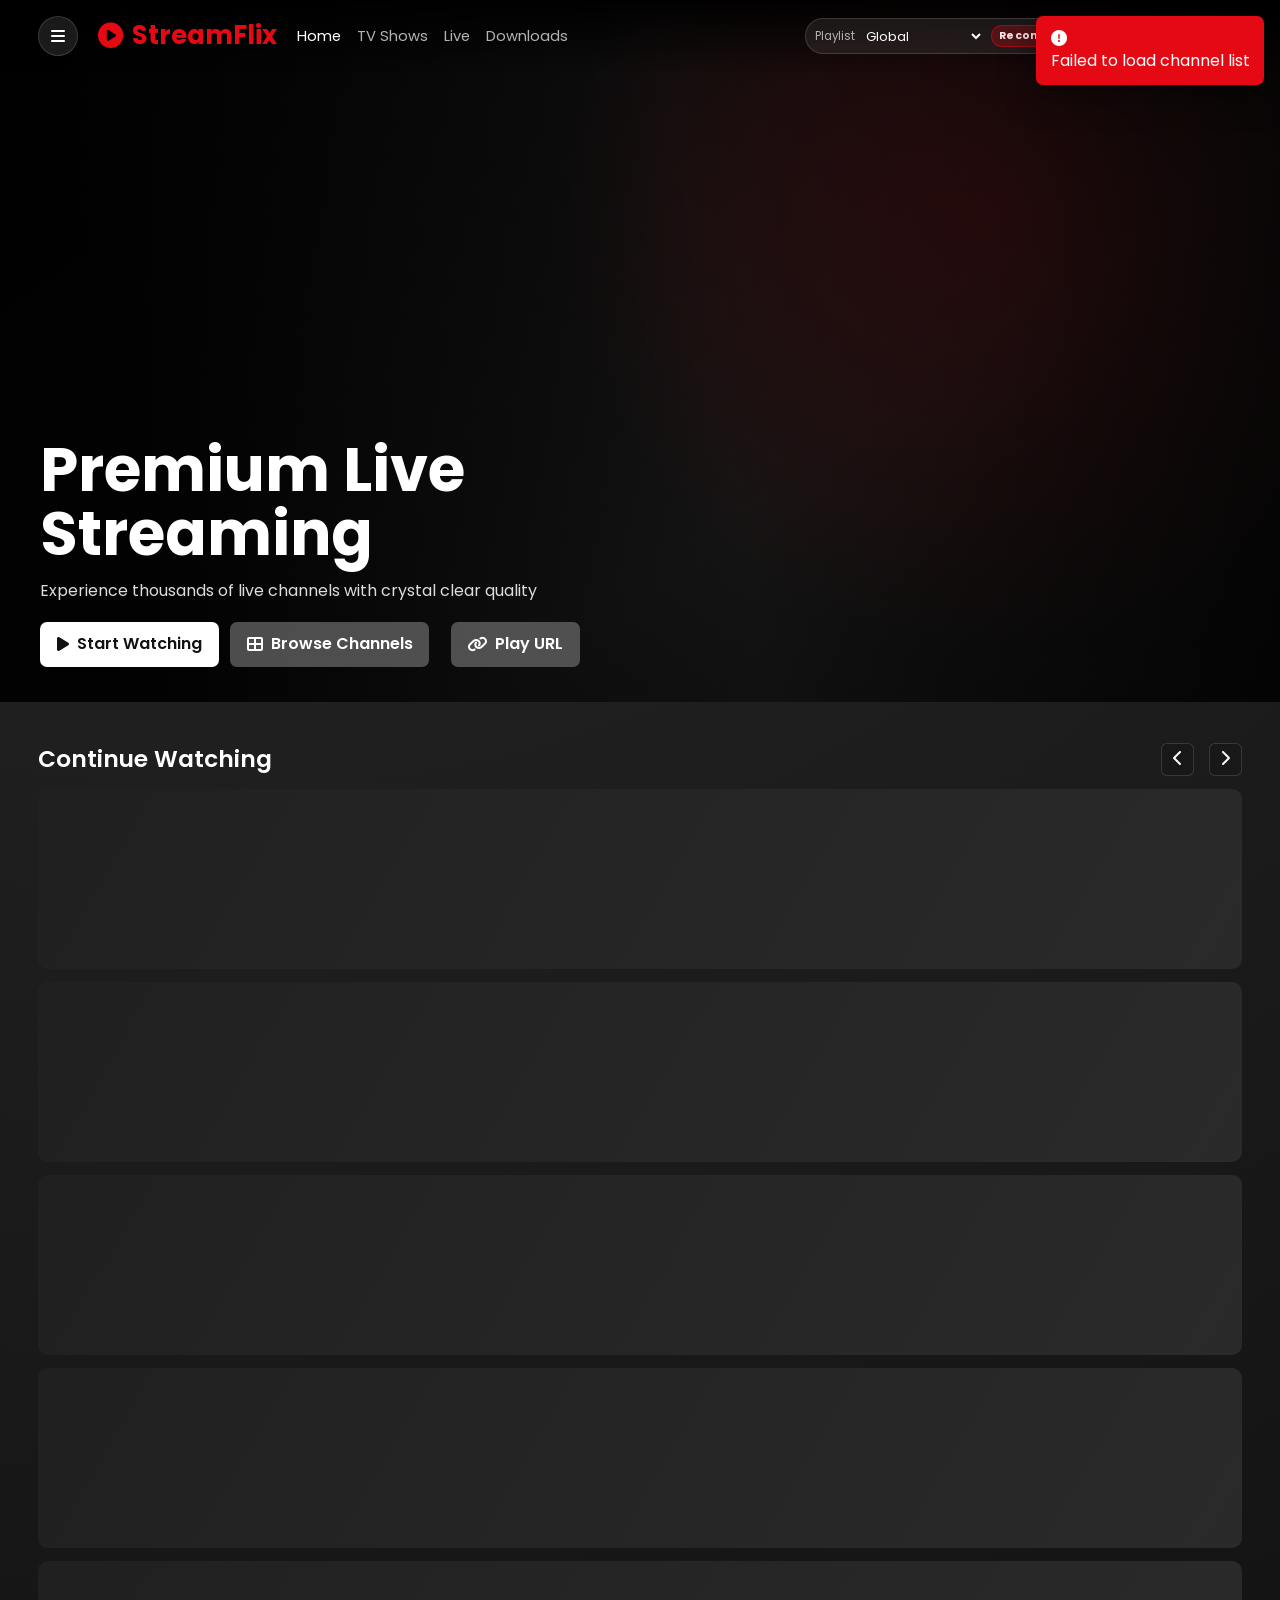
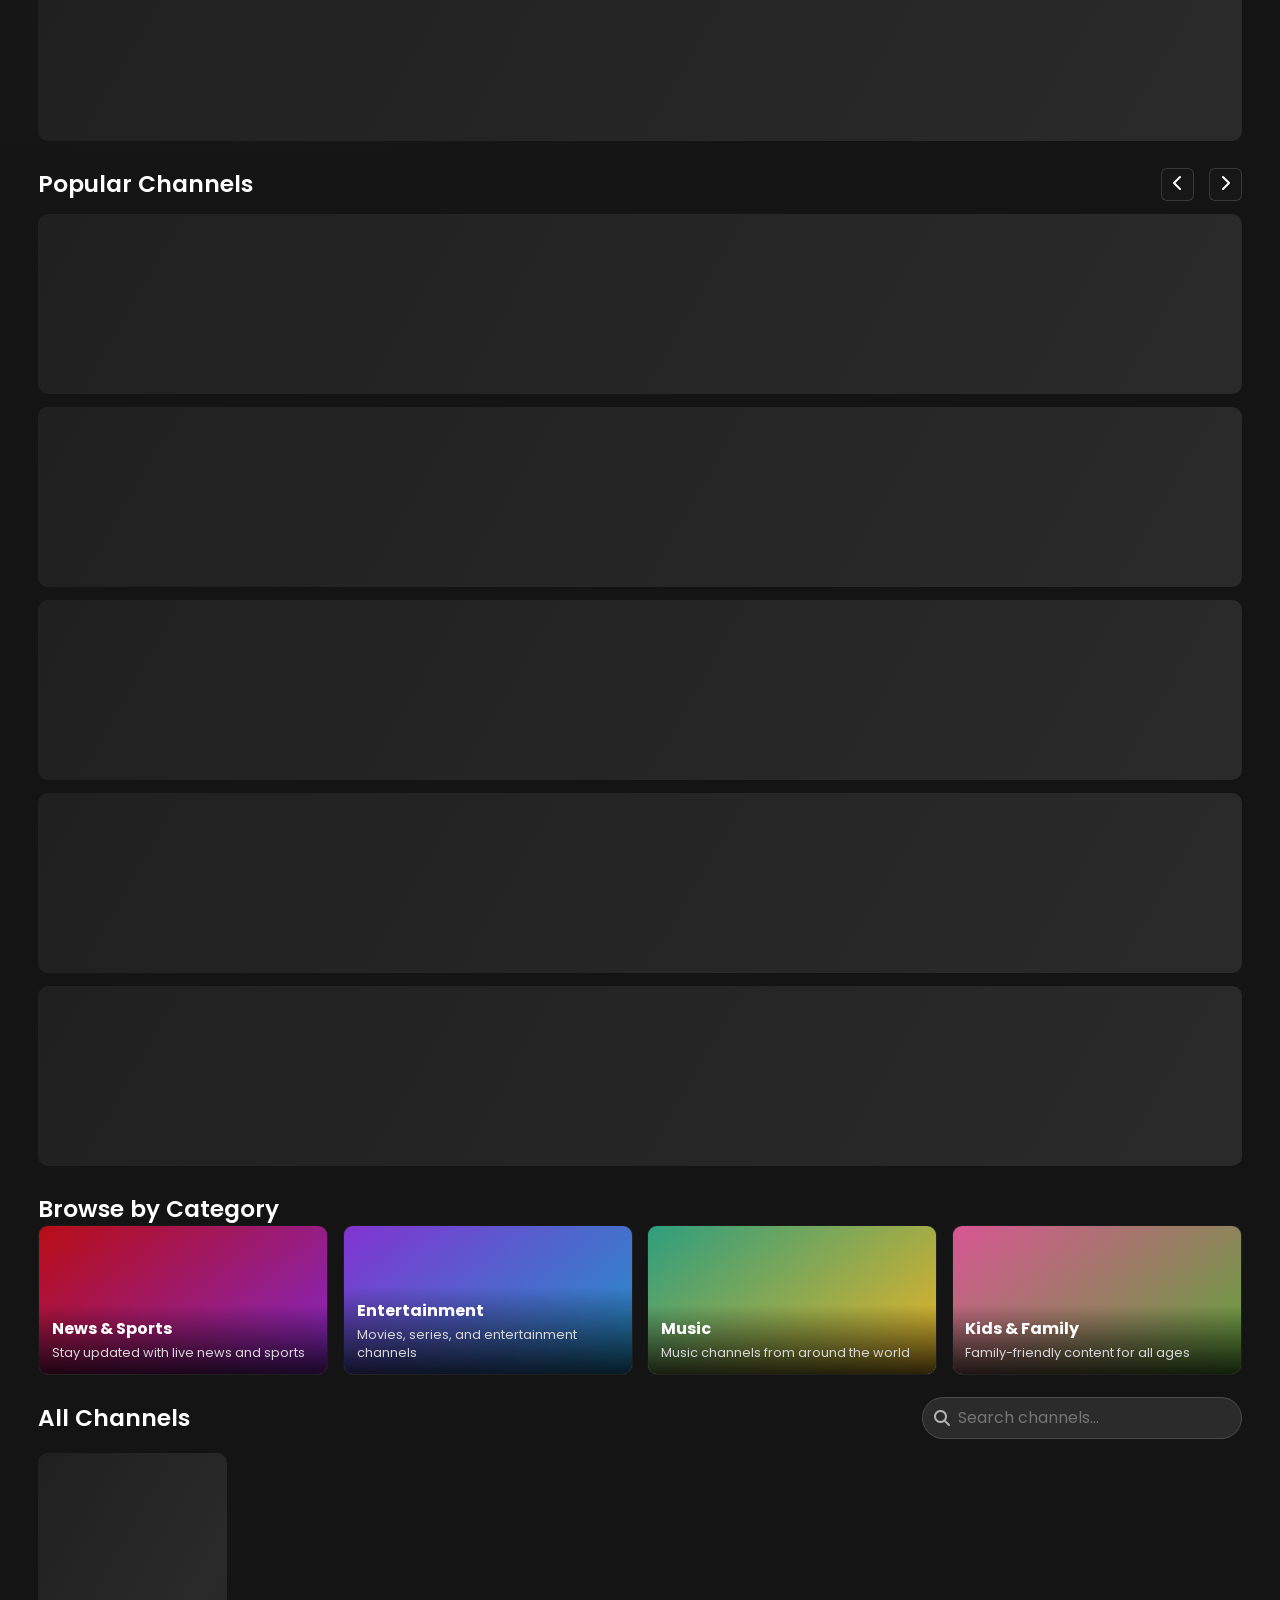
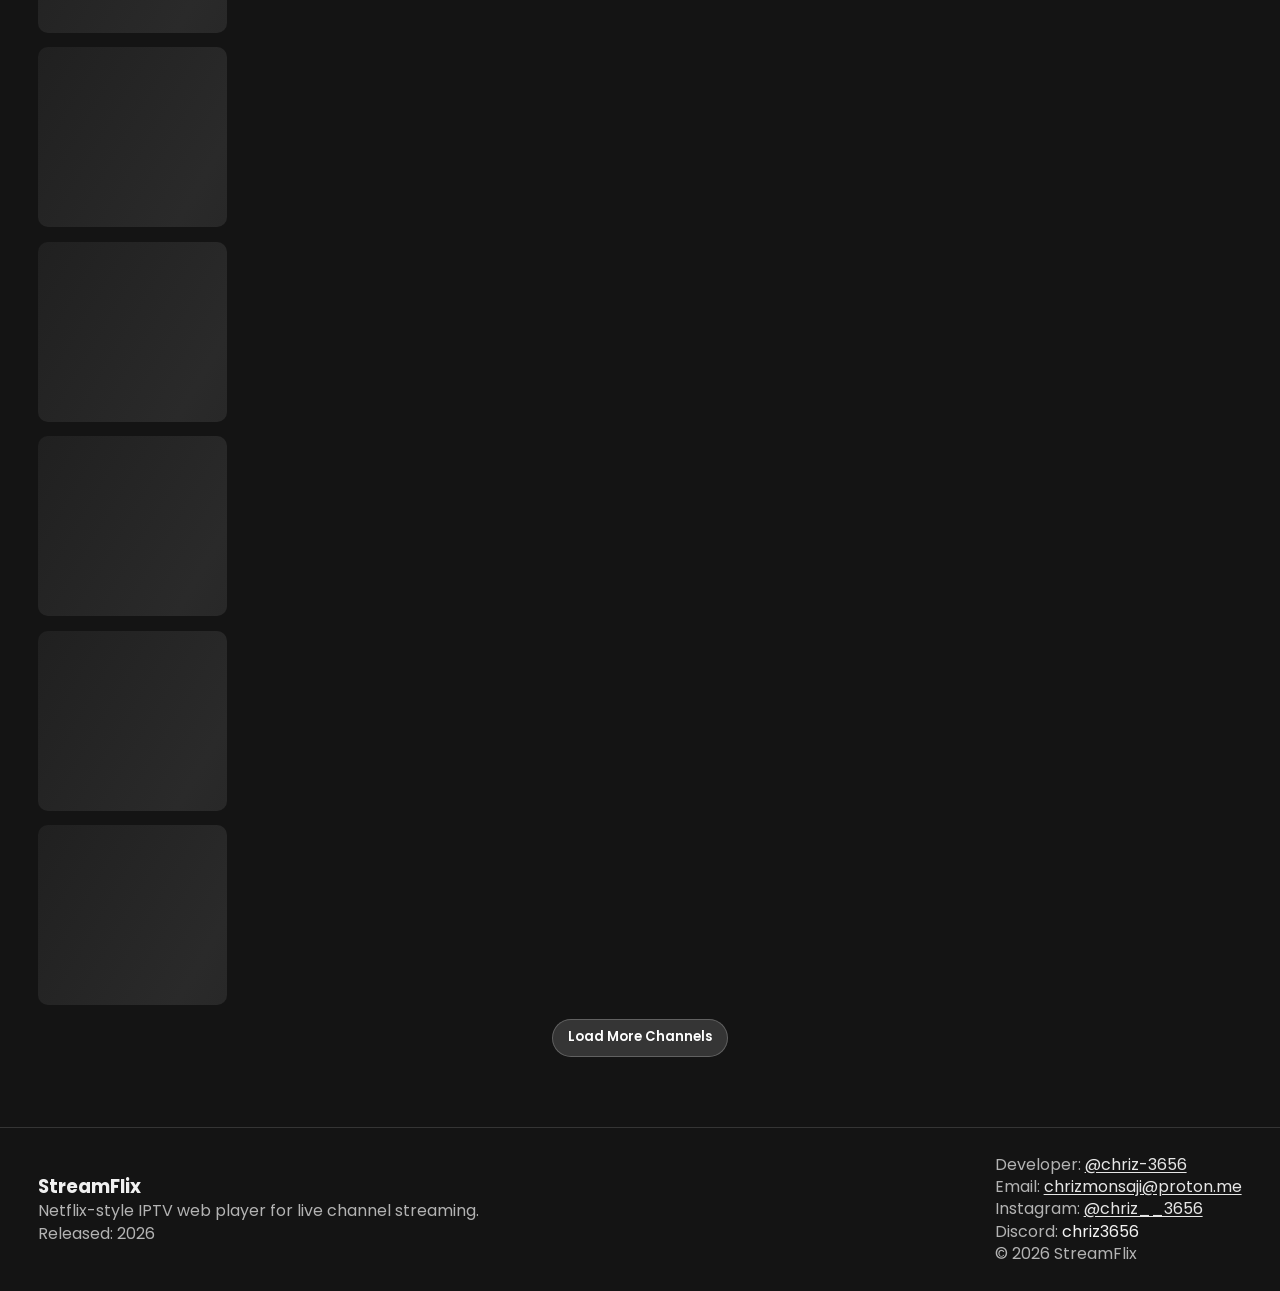
<file: tv/index.html>
<!DOCTYPE html>
<html lang="en">
<head>
    <meta charset="UTF-8">
    <meta name="viewport" content="width=device-width, initial-scale=1.0, viewport-fit=cover">
    <title>StreamFlix - Premium IPTV Experience</title>
    <link rel="stylesheet" href="css/netflix-style.css">
    <link rel="stylesheet" href="https://cdnjs.cloudflare.com/ajax/libs/font-awesome/6.4.0/css/all.min.css">
    <link href="https://fonts.googleapis.com/css2?family=Poppins:wght@300;400;500;600;700&display=swap" rel="stylesheet">
    <link rel="icon" type="image/x-icon" href="assets/favicon.ico">
    <link rel="icon" type="image/png" sizes="32x32" href="assets/favicon-32x32.png">
    <link rel="icon" type="image/png" sizes="16x16" href="assets/favicon-16x16.png">
    <link rel="apple-touch-icon" sizes="180x180" href="assets/apple-touch-icon.png">
    <link rel="manifest" href="manifest.webmanifest">
    <meta name="theme-color" content="#e50914">
    <meta name="streamflix-relay-base" content="https://streamflix-relay.chrizmonsaji.workers.dev">
</head>
<body class="homepage">
    <!-- Netflix-Style Splash Screen -->
    <div id="splash-screen" class="splash-screen">
        <div class="splash-content">
            <div class="splash-logo">
                <h1 class="splash-title">
                    <i class="fas fa-play-circle"></i>
                    <span class="logo-text">StreamFlix</span>
                </h1>
            </div>
            <div class="splash-loader">
                <div class="loader-bar"></div>
            </div>
        </div>
    </div>

    <!-- Main Homepage Content -->
    <div class="homepage-container">
        <header class="netflix-nav homepage-nav">
            <div class="nav-left">
                <button id="home-menu-toggle" class="nav-icon-btn" aria-label="Open menu">
                    <i class="fas fa-bars"></i>
                </button>
                <h1 class="brand-logo"><i class="fas fa-play-circle"></i> StreamFlix</h1>
                <nav class="nav-links">
                    <a href="#" class="active">Home</a>
                    <a href="#popular-channels">TV Shows</a>
                    <a href="#all-channels">Live</a>
                    <a href="./download.html" data-web-only>Downloads</a>
                </nav>
            </div>
            <div class="nav-right">
                <div class="playlist-toggle">
                    <label for="home-playlist-select">Playlist</label>
                    <select id="home-playlist-select">
                        <option value="global">Global</option>
                        <option value="india">India (Optional)</option>
                    </select>
                    <span class="playlist-badge">Recommended</span>
                </div>
                <button class="nav-pill" id="browse-channels-top">
                    <i class="fas fa-th-large"></i> Browse
                </button>
            </div>
        </header>

        <div id="home-sidebar-overlay" class="home-sidebar-overlay"></div>
        <aside id="home-sidebar" class="home-sidebar">
            <div class="home-sidebar-header">
                <h2><i class="fas fa-play-circle"></i> StreamFlix</h2>
                <button id="home-sidebar-close" class="home-sidebar-close" aria-label="Close menu">
                    <i class="fas fa-times"></i>
                </button>
            </div>
            <nav class="home-sidebar-nav">
                <a href="./index.html"><i class="fas fa-house"></i> Home</a>
                <a href="./player.html"><i class="fas fa-tv"></i> Player</a>
                <a href="#" id="pwa-install-btn" style="display: none;"><i class="fas fa-mobile-alt"></i> Install App</a>
                <a href="./download.html" data-web-only><i class="fas fa-download"></i> Downloads</a>
                <a href="./about.html"><i class="fas fa-info-circle"></i> About</a>
                <a href="https://github.com/chriz-3656/streamflix/releases/tag/v2.3.0" target="_blank" rel="noopener noreferrer" data-web-only>
                    <i class="fab fa-github"></i> Release v2.3.0
                </a>
            </nav>
        </aside>

        <!-- Hero Section with Featured Content -->
        <section class="hero-showcase">
            <div class="featured-showcase">
                <div class="showcase-content">
                    <h1 class="showcase-title">Premium Live Streaming</h1>
                    <p class="showcase-description">Experience thousands of live channels with crystal clear quality</p>
                    <div class="showcase-actions">
                        <button id="watch-now" class="btn-primary">
                            <i class="fas fa-play"></i> Start Watching
                        </button>
                        <button id="browse-channels" class="btn-secondary">
                            <i class="fas fa-th-large"></i> Browse Channels
                        </button>
                        <button id="play-custom-url" class="btn-secondary" style="margin-left: 10px; background: rgba(109, 109, 110, 0.7);">
                            <i class="fas fa-link"></i> Play URL
                        </button>
                    </div>
                </div>
            </div>
        </section>

        <!-- Netflix-Style Row Sections -->
        <section class="content-rows">
            <!-- Continue Watching Row -->
            <div class="row-section">
                <div class="row-header">
                    <h2 class="row-title">Continue Watching</h2>
                    <button class="row-arrow prev">
                        <i class="fas fa-chevron-left"></i>
                    </button>
                    <button class="row-arrow next">
                        <i class="fas fa-chevron-right"></i>
                    </button>
                </div>
                <div class="row-content" id="continue-watching">
                    <div class="loading-placeholder">
                        <div class="placeholder-card"></div>
                        <div class="placeholder-card"></div>
                        <div class="placeholder-card"></div>
                        <div class="placeholder-card"></div>
                        <div class="placeholder-card"></div>
                    </div>
                </div>
            </div>

            <!-- Popular Channels Row -->
            <div class="row-section">
                <div class="row-header">
                    <h2 class="row-title">Popular Channels</h2>
                    <button class="row-arrow prev">
                        <i class="fas fa-chevron-left"></i>
                    </button>
                    <button class="row-arrow next">
                        <i class="fas fa-chevron-right"></i>
                    </button>
                </div>
                <div class="row-content" id="popular-channels">
                    <div class="loading-placeholder">
                        <div class="placeholder-card"></div>
                        <div class="placeholder-card"></div>
                        <div class="placeholder-card"></div>
                        <div class="placeholder-card"></div>
                        <div class="placeholder-card"></div>
                    </div>
                </div>
            </div>

            <!-- Categories Showcase -->
            <div class="categories-showcase">
                <h2 class="section-title">Browse by Category</h2>
                <div class="category-grid" id="category-showcase">
                    <div class="category-card" data-category="news">
                        <div class="category-image news-bg"></div>
                        <div class="category-overlay">
                            <h3>News & Sports</h3>
                            <p>Stay updated with live news and sports</p>
                        </div>
                    </div>
                    <div class="category-card" data-category="entertainment">
                        <div class="category-image entertainment-bg"></div>
                        <div class="category-overlay">
                            <h3>Entertainment</h3>
                            <p>Movies, series, and entertainment channels</p>
                        </div>
                    </div>
                    <div class="category-card" data-category="music">
                        <div class="category-image music-bg"></div>
                        <div class="category-overlay">
                            <h3>Music</h3>
                            <p>Music channels from around the world</p>
                        </div>
                    </div>
                    <div class="category-card" data-category="kids">
                        <div class="category-image kids-bg"></div>
                        <div class="category-overlay">
                            <h3>Kids & Family</h3>
                            <p>Family-friendly content for all ages</p>
                        </div>
                    </div>
                </div>
            </div>

            <!-- All Channels Grid -->
            <div class="all-channels-section">
                <div class="section-header">
                    <h2>All Channels</h2>
                    <div class="search-container">
                        <input type="text" id="search-input" placeholder="Search channels...">
                        <i class="fas fa-search"></i>
                    </div>
                </div>
                
                <div class="channels-grid" id="all-channels">
                    <div class="loading-placeholder">
                        <div class="placeholder-card"></div>
                        <div class="placeholder-card"></div>
                        <div class="placeholder-card"></div>
                        <div class="placeholder-card"></div>
                        <div class="placeholder-card"></div>
                        <div class="placeholder-card"></div>
                    </div>
                </div>
                <div class="load-more-wrap">
                    <button id="load-more-home" class="load-more-btn">Load More Channels</button>
                </div>
            </div>
        </section>
    </div>

    <!-- Footer -->
    <footer class="main-footer">
        <div class="footer-content">
            <div class="brand-info">
                <h3>StreamFlix</h3>
                <p>Netflix-style IPTV web player for live channel streaming.</p>
                <p>Released: 2026</p>
            </div>
            <div class="developer-credits">
                <p>Developer: <a href="https://github.com/chriz-3656" target="_blank" rel="noopener noreferrer">@chriz-3656</a></p>
                <p>Email: <a href="mailto:chrizmonsaji@proton.me">chrizmonsaji@proton.me</a></p>
                <p>Instagram: <a href="https://instagram.com/chriz__3656" target="_blank" rel="noopener noreferrer">@chriz__3656</a></p>
                <p>Discord: <span class="footer-handle">chriz3656</span></p>
                <p>© 2026 StreamFlix</p>
            </div>
        </div>
    </footer>

    <script src="js/pwa-register.js"></script>
    <script src="js/homepage.js"></script>
</body>
</html>
</file>
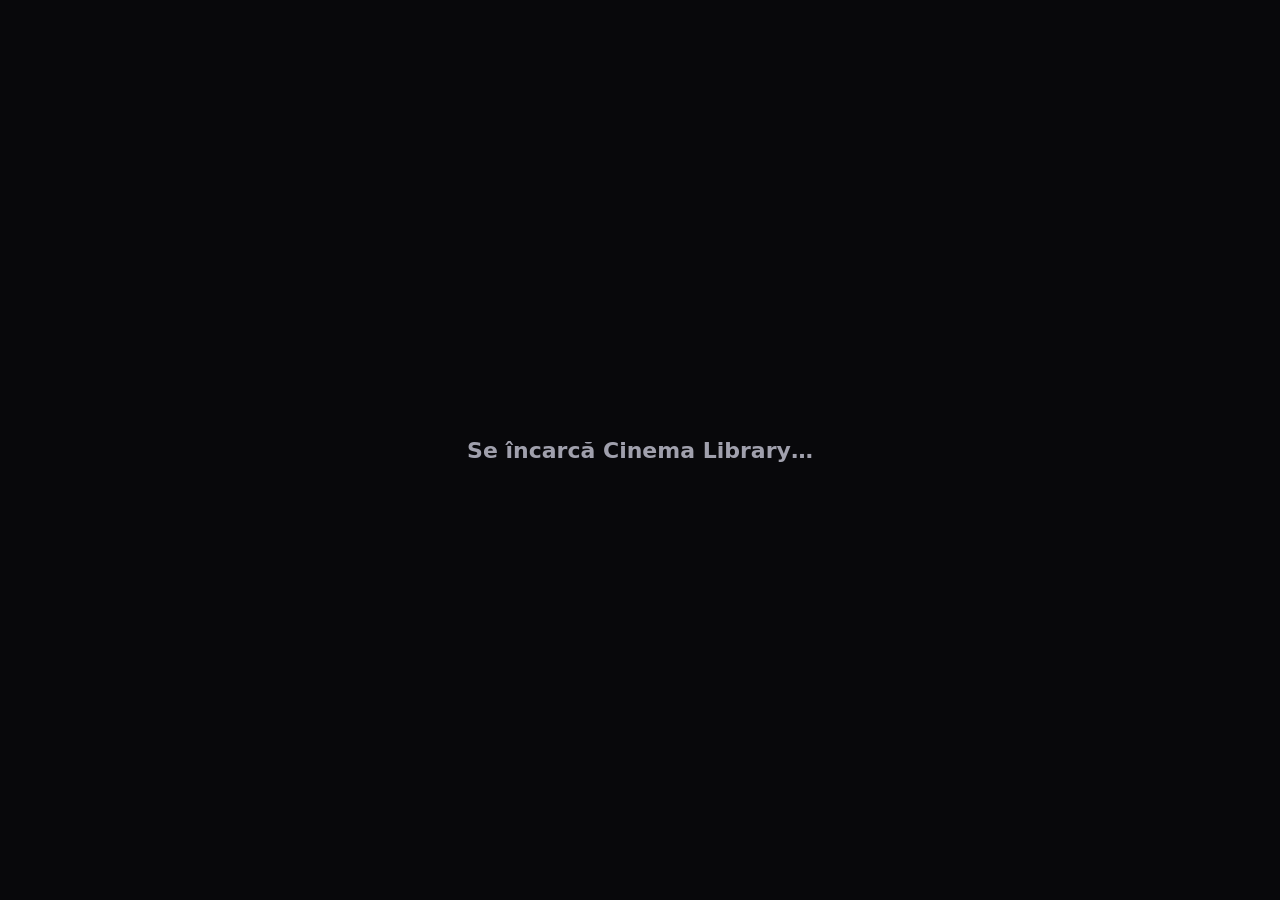
<file: app/samsung-tv-source/index.html>
<!doctype html>
<html lang="ro">
<head>
  <meta charset="utf-8">
  <meta name="viewport" content="width=device-width,initial-scale=1,maximum-scale=1,user-scalable=no">
  <meta name="referrer" content="no-referrer">
  <link rel="preconnect" href="https://cinema.panel-pro.ro">
  <link rel="dns-prefetch" href="//cinema.panel-pro.ro">
  <link rel="preconnect" href="https://api.themoviedb.org">
  <link rel="dns-prefetch" href="//api.themoviedb.org">
  <link rel="preconnect" href="https://image.tmdb.org" crossorigin>
  <link rel="dns-prefetch" href="//image.tmdb.org">
  <link rel="preconnect" href="https://cinesrc.st" crossorigin>
  <link rel="dns-prefetch" href="//cinesrc.st">
  <link rel="preconnect" href="https://cinema-library-subtitles-api.bmariomihail.chatgpt.site" crossorigin>
  <link rel="dns-prefetch" href="//cinema-library-subtitles-api.bmariomihail.chatgpt.site">
  <title>Cinema Library</title>
  <style>
    * { box-sizing: border-box; }
    html, body, #app-frame { width: 100%; height: 100%; margin: 0; }
    html, body { overflow: hidden; background: #08080b; }
    #app-frame { display: block; border: 0; background: #08080b; }
    .app-status {
      position: fixed; inset: 0; display: grid; place-items: center;
      background: #08080b; color: #a0a0ad; font: 600 22px system-ui; z-index: 2;
    }
    .app-status[hidden] { display: none; }
    .app-status button {
      margin-top: 18px; padding: 12px 18px; border: 1px solid #e50914;
      border-radius: 8px; background: #e50914; color: #fff; font: inherit;
    }
  </style>
</head>
<body>
  <div class="app-status" id="app-loading" role="status">Se încarcă Cinema Library…</div>
  <div class="app-status" id="app-error" hidden>
    <div>Nu s-a putut încărca Cinema Library.<br><button id="retry" type="button">Reîncearcă</button></div>
  </div>
  <iframe id="app-frame" title="Cinema Library"
    src="https://cinema.panel-pro.ro/index.html?tv=1&tvapp=1.7.15&web=restored"
    fetchpriority="high" referrerpolicy="origin"
    allow="autoplay *; fullscreen *; encrypted-media *; picture-in-picture *"
    allowfullscreen></iframe>
  <script src="main.js"></script>
</body>
</html>
</file>
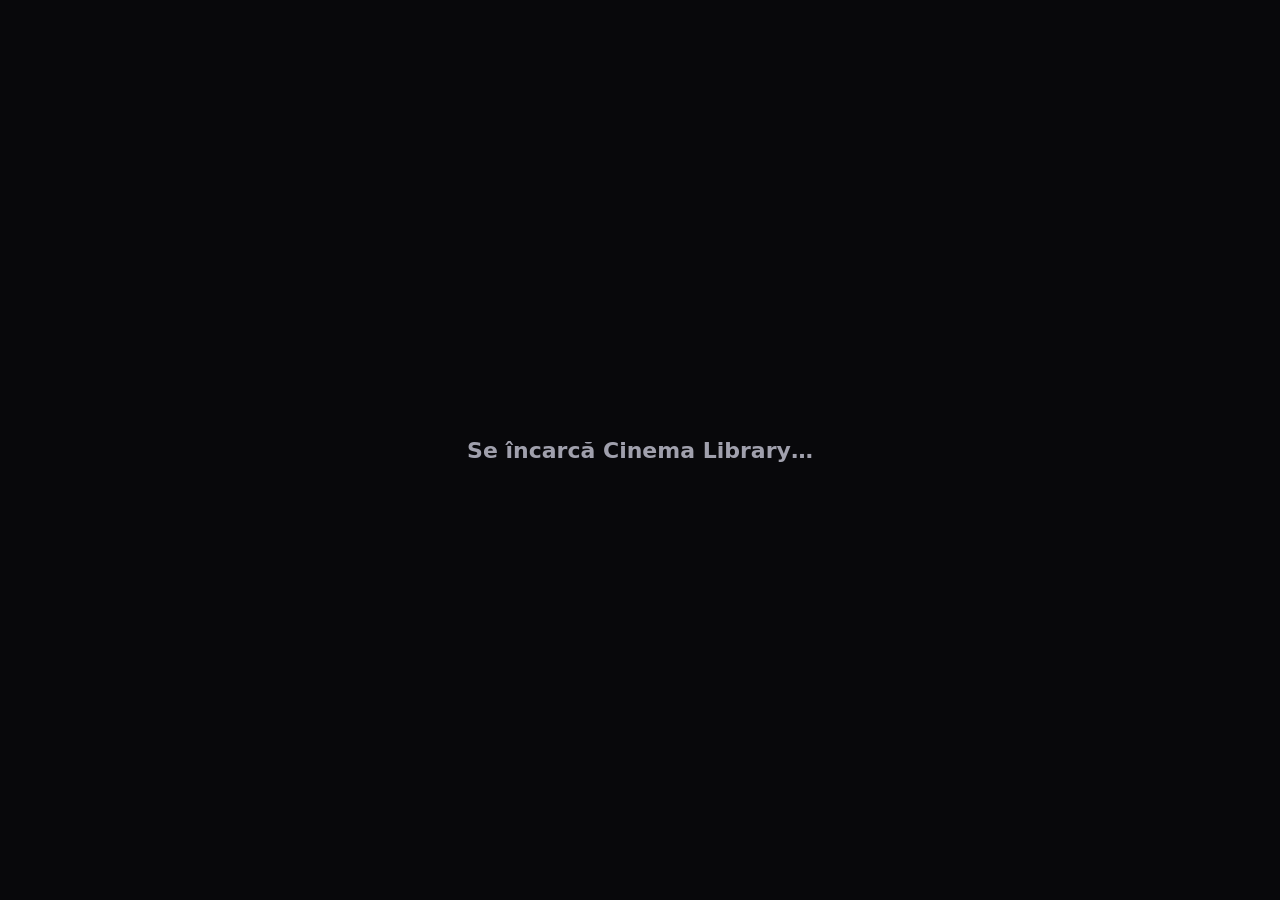
<file: app/samsung-tv/index.html>
<!doctype html>
<html lang="ro">
<head>
  <meta charset="utf-8">
  <meta name="viewport" content="width=device-width,initial-scale=1,maximum-scale=1,user-scalable=no">
  <meta name="referrer" content="no-referrer">
  <link rel="preconnect" href="https://cinema.panel-pro.ro">
  <link rel="dns-prefetch" href="//cinema.panel-pro.ro">
  <link rel="preconnect" href="https://api.themoviedb.org">
  <link rel="dns-prefetch" href="//api.themoviedb.org">
  <link rel="preconnect" href="https://image.tmdb.org" crossorigin>
  <link rel="dns-prefetch" href="//image.tmdb.org">
  <link rel="preconnect" href="https://cinesrc.st" crossorigin>
  <link rel="dns-prefetch" href="//cinesrc.st">
  <link rel="preconnect" href="https://cinema-library-subtitles-api.bmariomihail.chatgpt.site" crossorigin>
  <link rel="dns-prefetch" href="//cinema-library-subtitles-api.bmariomihail.chatgpt.site">
  <title>Cinema Library</title>
  <style>
    * { box-sizing: border-box; }
    html, body, #app-frame { width: 100%; height: 100%; margin: 0; }
    html, body { overflow: hidden; background: #08080b; }
    #app-frame { display: block; border: 0; background: #08080b; }
    .app-status {
      position: fixed; inset: 0; display: grid; place-items: center;
      background: #08080b; color: #a0a0ad; font: 600 22px system-ui; z-index: 2;
    }
    .app-status[hidden] { display: none; }
    .app-status button {
      margin-top: 18px; padding: 12px 18px; border: 1px solid #e50914;
      border-radius: 8px; background: #e50914; color: #fff; font: inherit;
    }
  </style>
</head>
<body>
  <div class="app-status" id="app-loading" role="status">Se încarcă Cinema Library…</div>
  <div class="app-status" id="app-error" hidden>
    <div>Nu s-a putut încărca Cinema Library.<br><button id="retry" type="button">Reîncearcă</button></div>
  </div>
  <iframe id="app-frame" title="Cinema Library"
    src="https://cinema.panel-pro.ro/index.html?tv=1&tvapp=1.7.18&fresh=1"
    fetchpriority="high" referrerpolicy="origin"
    allow="autoplay *; fullscreen *; encrypted-media *; picture-in-picture *"
    allowfullscreen></iframe>
  <script src="main.js"></script>
</body>
</html>
</file>
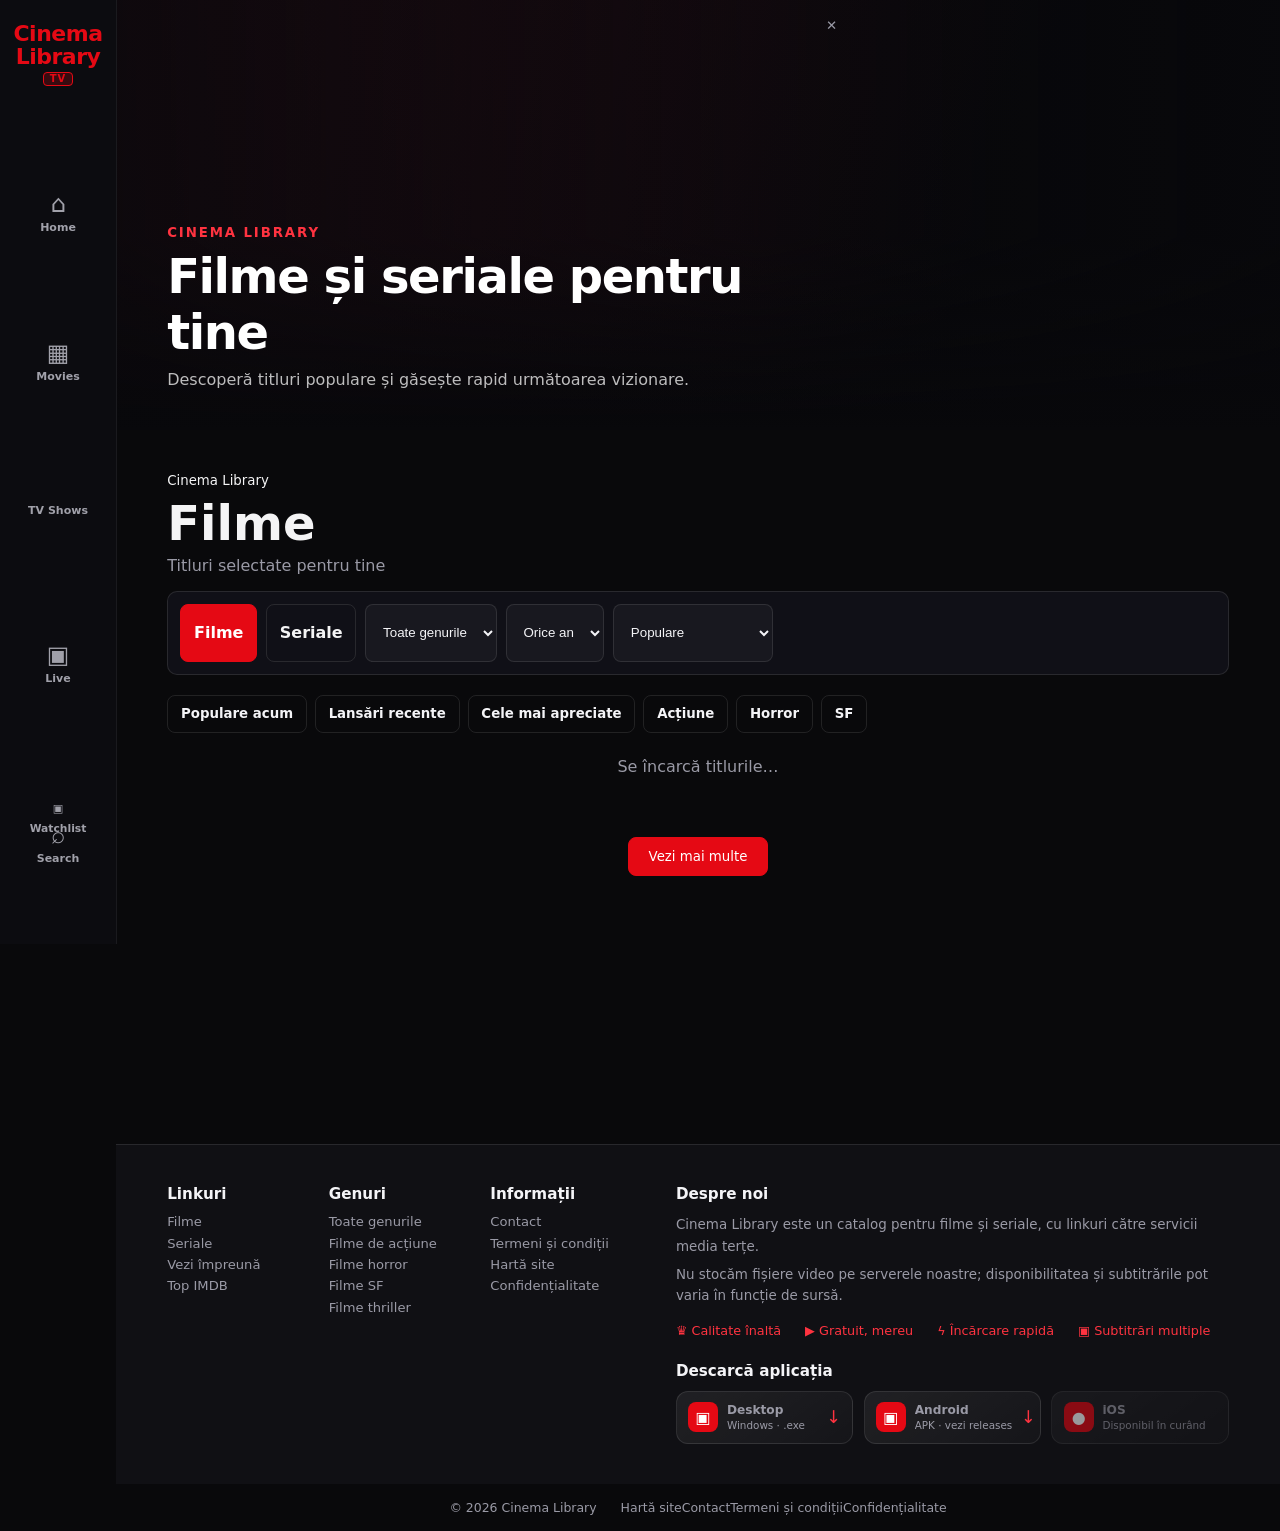
<file: catalog.html>
<!doctype html>
<html lang="ro">
<head>
  <meta charset="utf-8">
  <meta name="viewport" content="width=device-width,initial-scale=1">
  <title>Catalog — Cinema Library</title>
  <link rel="preconnect" href="https://api.themoviedb.org">
  <link rel="dns-prefetch" href="//api.themoviedb.org">
  <link rel="preconnect" href="https://image.tmdb.org" crossorigin>
  <link rel="dns-prefetch" href="//image.tmdb.org">
  <link rel="preconnect" href="https://cinesrc.st" crossorigin>
  <link rel="dns-prefetch" href="//cinesrc.st">
  <link rel="preconnect" href="https://cinema-library-subtitles-api.bmariomihail.chatgpt.site" crossorigin>
  <link rel="dns-prefetch" href="//cinema-library-subtitles-api.bmariomihail.chatgpt.site">
  <link rel="icon" href="./assets/icons/cinema-library-favicon.png">
  <style>
    .catalog-wrap{max-width:var(--shell-max);margin:auto;padding:0 var(--shell-gutter) 4rem}
    .catalog-head{display:flex;justify-content:space-between;align-items:end;gap:1rem;margin-bottom:1rem}
    .catalog-head h2{margin:.35rem 0;font-size:clamp(1.8rem,4vw,3rem)}
    .catalog-head p{color:var(--shell-muted);margin:0}
    .catalog-toolbar{display:flex;flex-wrap:wrap;gap:.55rem;margin-bottom:1.25rem;padding:.75rem;border:1px solid var(--shell-line);border-radius:10px;background:rgba(20,20,28,.72)}
    .catalog-sort,.catalog-filter{padding:.65rem .8rem;border:1px solid var(--shell-line);border-radius:8px;background:var(--shell-card);color:var(--shell-text)}
    .catalog-tab,.catalog-quick{display:inline-flex;align-items:center;min-height:38px;padding:.55rem .8rem;border:1px solid var(--shell-line);border-radius:8px;background:transparent;color:var(--shell-text);text-decoration:none;font-weight:700;cursor:pointer}
    .catalog-tab.active,.catalog-quick.active,.catalog-tab:hover,.catalog-quick:hover{border-color:var(--shell-accent);background:var(--shell-accent);color:#fff}
    .catalog-explore{display:flex;flex-wrap:wrap;gap:.5rem;margin:0 0 1.5rem}
    .catalog-grid{display:grid;grid-template-columns:repeat(auto-fill,minmax(150px,1fr));gap:1rem}
    .catalog-card{position:relative;background:var(--shell-card);border-radius:9px;overflow:hidden;transition:transform .2s,box-shadow .2s;content-visibility:auto;contain-intrinsic-size:390px 260px;scroll-margin:1rem}
    .catalog-card a{display:block;color:inherit;text-decoration:none}
    .catalog-card:hover{transform:translateY(-4px) scale(1.02);box-shadow:0 18px 35px #000}
    .catalog-card:focus-within{transform:translateY(-4px) scale(1.02);box-shadow:0 0 0 3px var(--shell-accent),0 18px 35px #000}
    .catalog-card a:focus-visible{outline:3px solid var(--shell-accent-h);outline-offset:-3px}
    .catalog-card img{display:block;width:100%;aspect-ratio:2/3;object-fit:cover}
    .catalog-card p{padding:.75rem;margin:0;font-weight:600;white-space:nowrap;overflow:hidden;text-overflow:ellipsis}
    .catalog-badge{position:absolute;top:7px;left:7px;padding:.2rem .45rem;border-radius:4px;background:var(--shell-accent);font-size:.62rem;font-weight:800}
    .catalog-status{text-align:center;color:var(--shell-muted);min-height:1.5rem;margin:1.5rem 0}
    .catalog-more{display:block;margin:2rem auto;padding:.7rem 1.2rem;border:1px solid var(--shell-accent);border-radius:8px;background:var(--shell-accent);color:#fff;cursor:pointer}
    @media(max-width:700px){.catalog-head{display:block}.catalog-toolbar{display:grid;grid-template-columns:1fr 1fr}.catalog-toolbar>*{width:100%}.catalog-tab{justify-content:center}.catalog-explore{overflow:auto;flex-wrap:nowrap}.catalog-quick{white-space:nowrap}}
  </style>
</head>
<body>
  <main>
    <div class="catalog-wrap">
      <section class="catalog-head">
        <div><small class="shell-eyebrow">Cinema Library</small><h2 id="title">Catalog</h2><p id="subtitle">Titluri selectate pentru tine</p></div>
      </section>
      <nav class="catalog-toolbar" aria-label="Filtre catalog">
        <a class="catalog-tab" id="movies-tab" href="catalog.html?type=movie">Filme</a>
        <a class="catalog-tab" id="series-tab" href="catalog.html?type=tv">Seriale</a>
        <select class="catalog-filter" id="genre-filter" aria-label="Filtrează după gen"><option value="">Toate genurile</option></select>
        <select class="catalog-filter" id="year-filter" aria-label="Filtrează după an"><option value="">Orice an</option></select>
        <select class="catalog-sort" id="sort" aria-label="Sortează titlurile"><option value="popularity.desc">Populare</option><option value="latest">Cele mai noi</option><option value="vote_average.desc">Cele mai apreciate</option><option value="vote_count.desc">Cele mai urmărite</option></select>
      </nav>
      <div class="catalog-explore" aria-label="Explorează rapid">
        <button class="catalog-quick" type="button" data-quick="popular">Populare acum</button>
        <button class="catalog-quick" type="button" data-quick="latest">Lansări recente</button>
        <button class="catalog-quick" type="button" data-quick="top">Cele mai apreciate</button>
        <button class="catalog-quick" type="button" data-quick="action">Acțiune</button>
        <button class="catalog-quick" type="button" data-quick="horror">Horror</button>
        <button class="catalog-quick" type="button" data-quick="sf">SF</button>
      </div>
      <p class="catalog-status" id="status" role="status" aria-live="polite">Se încarcă…</p>
      <section class="catalog-grid" id="grid" aria-label="Rezultate catalog" aria-busy="false"></section>
      <button class="catalog-more" id="more" type="button">Vezi mai multe</button>
    </div>
  </main>
  <script src="assets/site-shell.js?v=20261027-shell20"></script>
  <script>
    const token='__TMDB_TOKEN__',q=new URLSearchParams(location.search),tvMode=q.get('tv')==='1',mode=q.get('mode'),type=q.get('type')==='tv'?'tv':'movie',names={28:'Acțiune',35:'Comedie',27:'Horror',878:'SF',53:'Thriller',18:'Dramă',10759:'Acțiune și aventură'},sortParam=q.get('sort');
    const genreOptions={movie:[[28,'Acțiune'],[35,'Comedie'],[18,'Dramă'],[27,'Horror'],[878,'SF'],[53,'Thriller'],[10749,'Romantic'],[16,'Animație']],tv:[[10759,'Acțiune și aventură'],[18,'Dramă'],[35,'Comedie'],[9648,'Mister'],[10765,'SF și fantasy'],[80,'Crimă'],[10751,'Familie']]};
    let page=1,items=[],requestId=0,controller=null;const $=id=>document.getElementById(id);
    const sortAliases={latest:type==='tv'?'first_air_date.desc':'primary_release_date.desc',top:'vote_average.desc'};
    if(sortAliases[sortParam]) $('sort').value=sortAliases[sortParam];
    if(mode==='top') $('sort').value='vote_average.desc';
    $('movies-tab').classList.toggle('active',type==='movie');$('series-tab').classList.toggle('active',type==='tv');
    $('title').textContent=mode==='top'?`Top IMDb — ${type==='tv'?'Seriale':'Filme'}`:`${type==='tv'?'Seriale':'Filme'}${names[q.get('genre')]?' — '+names[q.get('genre')]:''}`;
    genreOptions[type].forEach(([id,label])=>{const option=document.createElement('option');option.value=id;option.textContent=label;$('genre-filter').append(option)});
    if(q.get('genre')) $('genre-filter').value=q.get('genre');
    const currentYear=new Date().getFullYear();
    for(let year=currentYear;year>=1950;year--){const option=document.createElement('option');option.value=year;option.textContent=year;$('year-filter').append(option)}
    if(q.get('year')) $('year-filter').value=q.get('year');
    function esc(value){return String(value||'').replace(/[&<>"']/g,c=>({'&':'&amp;','<':'&lt;','>':'&gt;','"':'&quot;',"'":'&#39;'}[c]))}
    function endpoint(){const sort=mode==='top'?'vote_average.desc':($('sort').value==='latest'?(type==='tv'?'first_air_date.desc':'primary_release_date.desc'):$('sort').value);const selectedGenre=$('genre-filter').value;const year=$('year-filter').value;const yearParam=year?(type==='tv'?`&first_air_date_year=${year}`:`&primary_release_year=${year}`):'';return `/discover/${type}?sort_by=${sort}&include_adult=false${mode==='top'?'&vote_count.gte=500':''}${selectedGenre?'&with_genres='+encodeURIComponent(selectedGenre):''}${yearParam}`}
    async function fetchCatalogJson(url,options={}){
      for(let attempt=1;attempt<=2;attempt+=1){
        try{
          const response=await fetch(url,options);
          if(response.ok||![429,500,502,503,504].includes(response.status)||attempt===2)return response;
        }catch(error){
          if(options.signal?.aborted||attempt===2)throw error;
        }
        await new Promise((resolve,reject)=>{
          const timer=setTimeout(done,250*attempt);
          const abort=()=>{clearTimeout(timer);options.signal?.removeEventListener('abort',abort);const error=new Error('Catalog retry cancelled');error.name='AbortError';reject(error)};
          function done(){options.signal?.removeEventListener('abort',abort);resolve()}
          options.signal?.addEventListener('abort',abort,{once:true});
        });
      }
    }
    function render(totalPages){
      $('grid').innerHTML=items.map(x=>{const title=x.title||x.name||'Fără titlu';const href=`stream/?type=${type}&id=${encodeURIComponent(x.id)}&server=3&sub=ro${tvMode?'&tv=1':''}`;return `<article class="catalog-card"><a href="${href}" aria-label="Deschide ${esc(title)}"><span class="catalog-badge">${type==='tv'?'SERIAL':'FILM'}</span><img loading="lazy" decoding="async" src="https://image.tmdb.org/t/p/w342${x.poster_path}" alt="Poster: ${esc(title)}"><p>${esc(title)}</p></a></article>`}).join('');
      $('more').style.display=totalPages&&page<Math.min(totalPages,20)?'block':'none';
    }
    async function load(){
      const current=++requestId;if(controller) controller.abort();controller=new AbortController();
      $('status').textContent=page===1?'Se încarcă titlurile…':'Se încarcă mai multe titluri…';$('grid').setAttribute('aria-busy','true');$('more').disabled=true;
      const timeout=setTimeout(()=>controller.abort(),10000);
      try{
        const cacheKey=`cinema_catalog_${type}_${mode||'all'}_${$('genre-filter').value}_${$('year-filter').value}_${$('sort').value}_${page}`;let data=null;let staleData=null;
        try{const cached=JSON.parse(sessionStorage.getItem(cacheKey)||'null');if(cached){if(Date.now()-cached.time<300000)data=cached.data;else staleData=cached.data}}catch{}
        if(!data){
          if(staleData&&current===requestId){
            items=page===1?(staleData.results||[]).filter(x=>x.poster_path):[...items,...(staleData.results||[]).filter(x=>x.poster_path)];
            render(staleData.total_pages);$('status').textContent=`${items.length} titluri afișate — se actualizează`;
          }
          const response=await fetchCatalogJson('https://api.themoviedb.org/3'+endpoint()+'&page='+page+'&language=ro-RO',{headers:{Authorization:`Bearer ${token}`,accept:'application/json'},signal:controller.signal});if(!response.ok)throw new Error('catalog');data=await response.json();try{sessionStorage.setItem(cacheKey,JSON.stringify({time:Date.now(),data}))}catch{}
        }
        if(current!==requestId)return;items=page===1?(data.results||[]).filter(x=>x.poster_path):[...items,...(data.results||[]).filter(x=>x.poster_path)];render(data.total_pages);$('status').textContent=`${items.length} titluri afișate`;
      }catch(error){
        if(error.name==='AbortError')return;
        if(staleData&&current===requestId){items=page===1?(staleData.results||[]).filter(x=>x.poster_path):[...items,...(staleData.results||[]).filter(x=>x.poster_path)];render(staleData.total_pages);$('status').textContent=`${items.length} titluri afișate — date salvate local`;return}
        $('status').textContent='Catalogul nu este disponibil momentan. Încearcă din nou.';$('more').style.display='none'
      }finally{clearTimeout(timeout);if(current===requestId){$('grid').setAttribute('aria-busy','false');$('more').disabled=false}}
    }
    function reloadCatalog(){page=1;items=[];load()}
    $('sort').onchange=reloadCatalog;$('genre-filter').onchange=reloadCatalog;$('year-filter').onchange=reloadCatalog;$('more').onclick=()=>{page++;load()};
    document.querySelectorAll('[data-quick]').forEach(button=>button.addEventListener('click',()=>{
      document.querySelectorAll('[data-quick]').forEach(item=>item.classList.remove('active'));button.classList.add('active');
      const quick=button.dataset.quick;
      $('genre-filter').value='';$('year-filter').value='';
      if(quick==='latest') $('sort').value='latest';
      else if(quick==='top') $('sort').value='vote_average.desc';
      else if(quick==='action') $('genre-filter').value=type==='tv'?'10759':'28';
      else if(quick==='horror') $('genre-filter').value='27';
      else if(quick==='sf') $('genre-filter').value=type==='tv'?'10765':'878';
      else $('sort').value='popularity.desc';
      reloadCatalog();
    }));
    window.addEventListener('pagehide',()=>{controller?.abort()},{once:true});
    load();
  </script>
</body>
</html>
</file>
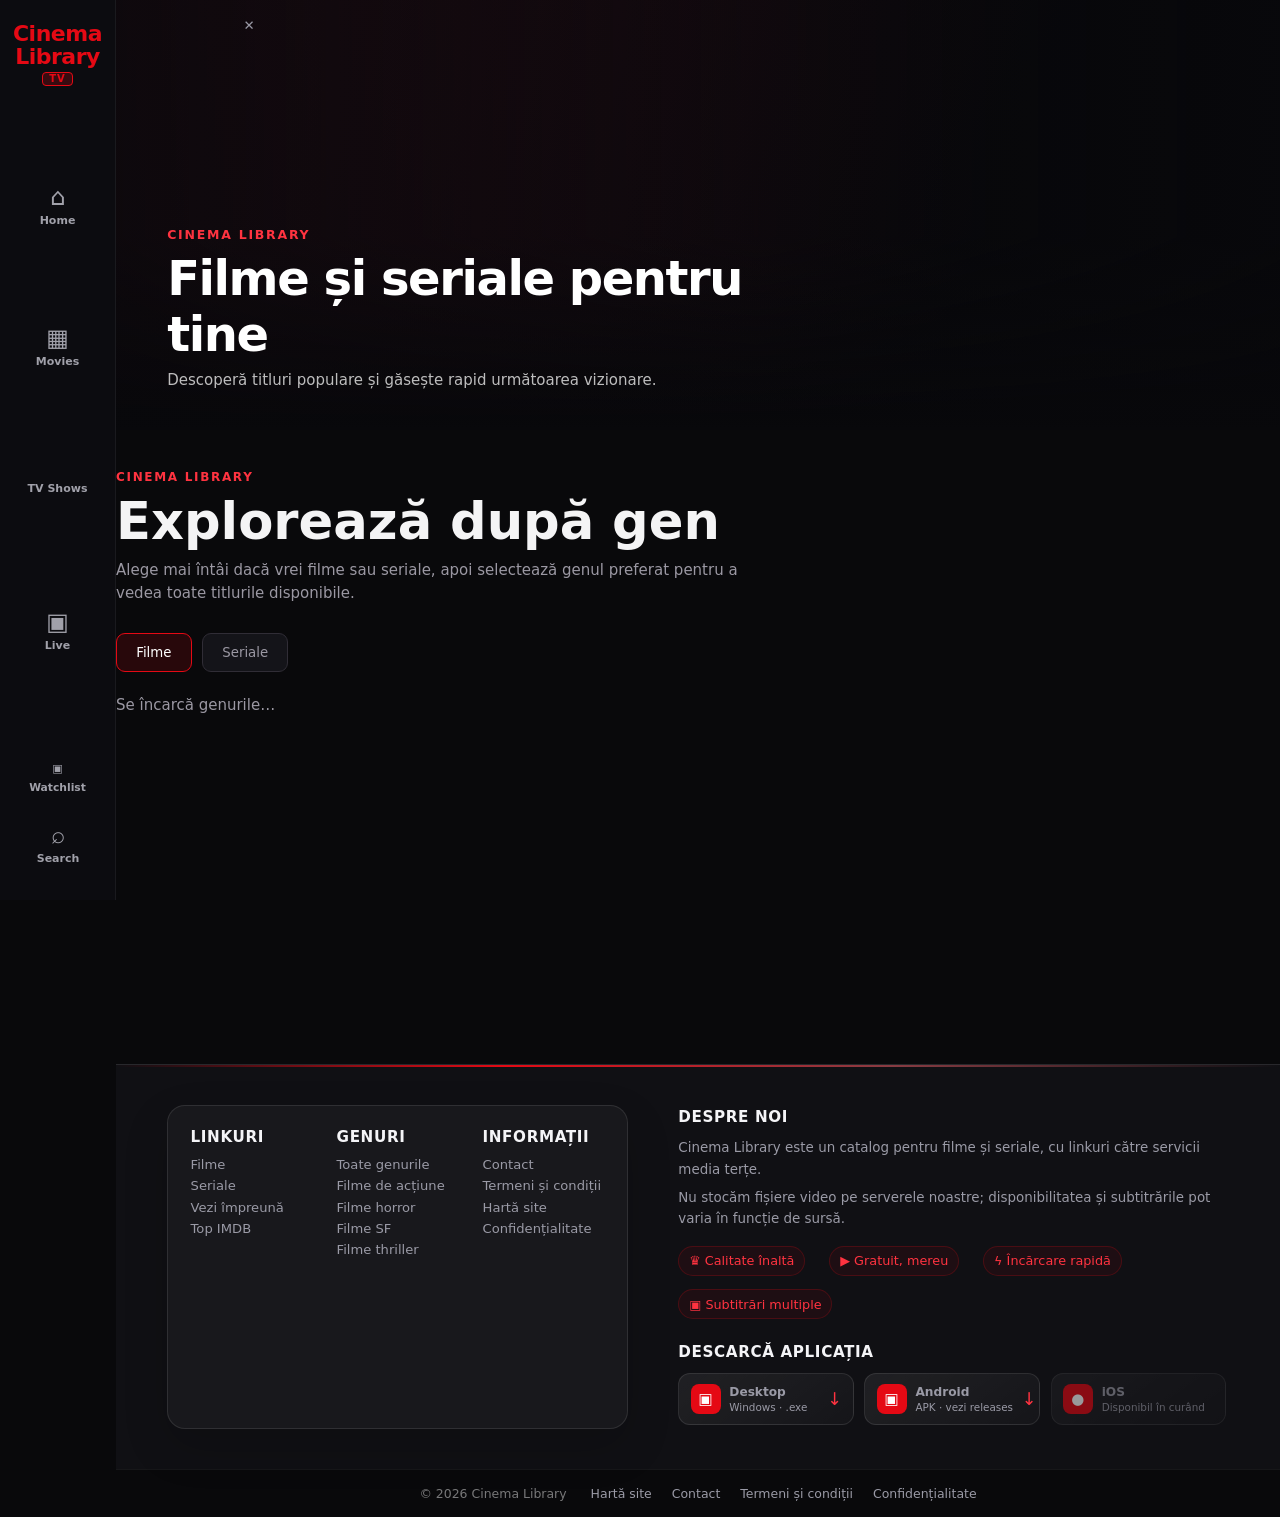
<file: genres.html>
<!doctype html>
<html lang="ro">
<head>
  <meta charset="utf-8">
  <meta name="viewport" content="width=device-width, initial-scale=1">
  <title>Genuri — Cinema Library</title>
  <link rel="preconnect" href="https://api.themoviedb.org">
  <link rel="dns-prefetch" href="//api.themoviedb.org">
  <link rel="preconnect" href="https://image.tmdb.org" crossorigin>
  <link rel="dns-prefetch" href="//image.tmdb.org">
  <link rel="icon" href="./assets/icons/cinema-library-favicon.png">
  <style>
    :root{--bg:#0a0a0d;--panel:#141419;--card:#1b1b22;--line:#302d36;--text:#f4f4f7;--muted:#9b98a3;--accent:#e50914;--accent-soft:rgba(229,9,20,.14)}
    *{box-sizing:border-box}body{margin:0;background:radial-gradient(circle at 15% 0%,#241016 0,#0a0a0d 35%);color:var(--text);font:15px 'Hanken Grotesk',system-ui,sans-serif;min-height:100vh}
    header{height:70px;display:flex;align-items:center;gap:2rem;padding:0 clamp(1rem,4vw,3.75rem);border-bottom:1px solid var(--line);background:rgba(9,9,12,.9);position:sticky;top:0;z-index:5;backdrop-filter:blur(14px)}
    .logo{font-size:1.55rem;font-weight:800;color:var(--accent);white-space:nowrap;text-decoration:none}.nav{display:flex;gap:1.35rem;align-items:center}.nav a{color:#aaa;text-decoration:none;font-weight:600}.nav a:hover,.nav a.active{color:#fff}.nav a.active{border-bottom:2px solid var(--accent);padding-bottom:.55rem}
    .search{margin-left:auto;padding:.65rem 1rem;width:min(330px,32vw);border:1px solid var(--line);border-radius:99px;background:#17161b;color:#fff;outline:none}.search:focus{border-color:var(--accent)}.header-actions{display:flex;align-items:center;gap:.8rem}.library-nav-btn,.contribute-btn,.theme-toggle{border:0;background:transparent;color:var(--muted);font-weight:600;text-decoration:none;cursor:pointer}.library-nav-btn:hover,.contribute-btn:hover,.theme-toggle:hover{color:var(--text)}
    main{max-width:1450px;margin:auto;padding:clamp(2rem,5vw,4rem) clamp(1rem,4vw,3.75rem)}.eyebrow{color:#ff3340;font-size:.75rem;font-weight:800;letter-spacing:.14em;text-transform:uppercase}.head{display:flex;justify-content:space-between;align-items:end;gap:1rem;margin-bottom:1.7rem}.head h1{font-size:clamp(2rem,4vw,3.5rem);margin:.45rem 0 .5rem}.head p{color:var(--muted);margin:0;max-width:650px;line-height:1.55}
    .tabs{display:flex;gap:.65rem;margin-bottom:1.5rem}.tab{padding:.7rem 1.2rem;border:1px solid var(--line);border-radius:9px;background:var(--panel);color:var(--muted);font:700 .9rem inherit;cursor:pointer}.tab.active,.tab:hover{background:var(--accent-soft);border-color:var(--accent);color:#fff}
    .status{color:var(--muted);min-height:1.4rem}.genre-grid{display:grid;grid-template-columns:repeat(auto-fill,minmax(190px,1fr));gap:1rem}.genre-card{display:flex;align-items:center;justify-content:space-between;gap:1rem;padding:1.15rem 1.2rem;border:1px solid var(--line);border-radius:13px;background:linear-gradient(135deg,var(--panel),var(--card));color:var(--text);text-decoration:none;transition:transform .18s,border-color .18s,background .18s}.genre-card:hover{transform:translateY(-3px);border-color:var(--accent);background:linear-gradient(135deg,var(--accent-soft),var(--card))}.genre-card strong{font-size:1rem}.genre-card span{color:var(--accent);font-size:1.25rem}.empty{color:var(--muted);padding:2rem 0}.site-footer{margin-top:4rem;background:#101014;border-top:1px solid var(--line);color:var(--muted)}.footer-main{max-width:1450px;margin:auto;padding:2.5rem clamp(1rem,4vw,3.75rem);display:grid;grid-template-columns:1fr 1.2fr;gap:3rem}.footer-links{display:grid;grid-template-columns:repeat(3,1fr);gap:1.5rem}.footer-links h3,.footer-about h3{color:var(--text);font-size:.95rem;margin:0 0 .7rem}.footer-links a{display:block;margin:.4rem 0;font-size:.82rem}.footer-links a:hover,.footer-bottom a:hover{color:var(--accent)}.footer-about p{font-size:.84rem;line-height:1.6;margin:.4rem 0}.footer-features{display:flex;flex-wrap:wrap;gap:.8rem 1.5rem;margin-top:1rem;color:var(--accent);font-size:.8rem}.footer-bottom{display:flex;justify-content:center;gap:1.5rem;padding:1rem clamp(1rem,4vw,3.75rem);background:#09090b;font-size:.78rem}@media(max-width:800px){header{gap:1rem}.nav{display:none}.search{width:42px;margin-left:auto}.header-actions{margin-left:auto}.contribute-btn{display:none}.head{display:block}.tabs{overflow:auto}.genre-grid{grid-template-columns:repeat(2,minmax(0,1fr))}.footer-main{grid-template-columns:1fr;gap:1.5rem}.footer-links{grid-template-columns:repeat(2,1fr)}}@media(max-width:420px){.genre-grid{grid-template-columns:1fr}}
    .site-footer{position:relative;overflow:hidden;margin-top:5rem;background:linear-gradient(145deg,#111116 0%,#0d0d11 55%,#130d10 100%);border-top:1px solid rgba(255,255,255,.1)}.site-footer:before{content:"";position:absolute;inset:0 0 auto;height:2px;background:linear-gradient(90deg,transparent,var(--accent),rgba(255,102,112,.5),transparent)}.footer-main{position:relative;max-width:1450px;padding:clamp(2rem,5vw,3.75rem) clamp(1rem,4vw,3.75rem) 2.25rem;grid-template-columns:minmax(0,1fr) minmax(360px,1.12fr);gap:clamp(2rem,5vw,4.75rem)}.footer-links{padding:1.35rem 1.4rem;border:1px solid rgba(255,255,255,.1);border-radius:18px;background:rgba(255,255,255,.035);box-shadow:0 18px 45px rgba(0,0,0,.16)}.footer-links h3,.footer-about h3{font-size:.78rem;letter-spacing:.04em;text-transform:uppercase;margin:0 0 .9rem}.footer-links a{width:max-content;max-width:100%;margin:.58rem 0;transition:color .18s,transform .18s}.footer-links a:hover{transform:translateX(3px)}.footer-about{padding:.2rem .15rem}.footer-about h3{font-size:.9rem;margin-bottom:.75rem}.footer-about p{max-width:680px;font-size:.82rem;line-height:1.65}.footer-features{gap:.5rem;margin-top:1.15rem;font-size:.72rem}.footer-features span{display:inline-flex;padding:.42rem .62rem;border:1px solid rgba(229,9,20,.22);border-radius:999px;background:rgba(229,9,20,.07)}.footer-bottom{align-items:center;justify-content:space-between;width:100%;border-top:1px solid rgba(255,255,255,.06);font-size:.74rem}.footer-bottom-links{display:flex;flex-wrap:wrap;justify-content:flex-end;gap:1.25rem}.footer-copy{color:rgba(255,255,255,.45)}@media(max-width:800px){.footer-main{grid-template-columns:1fr;gap:1.5rem}.footer-links{grid-template-columns:repeat(3,1fr)}.footer-bottom{align-items:flex-start;flex-direction:column}.footer-bottom-links{justify-content:flex-start}}
  </style>
</head>
<body>
  <header>
    <a class="logo" href="./">Cinema Library</a>
    <nav class="nav" aria-label="Navigație principală">
      <a href="./">Acasă</a><a class="active" href="genres.html">Genuri</a><a href="catalog.html?type=movie">Filme</a><a href="catalog.html?type=tv">Seriale</a><a href="watch-together.html">Vezi împreună</a><a href="catalog.html?mode=top">Top IMDb</a>
    </nav>
    <button class="library-nav-btn" id="favorites-nav" type="button">♥ Favorite</button><div class="header-actions"><input class="search" id="search" placeholder="Caută în genuri…" aria-label="Caută genuri"><a class="contribute-btn" href="contribute.html">♥ Contribuie</a><button class="theme-toggle" id="theme-toggle" type="button" aria-label="Schimbă tema">☼</button></div>
  </header>
  <main>
    <section class="head"><div><div class="eyebrow">Cinema Library</div><h1>Explorează după gen</h1><p>Alege mai întâi dacă vrei filme sau seriale, apoi selectează genul preferat pentru a vedea toate titlurile disponibile.</p></div></section>
    <div class="tabs" role="tablist" aria-label="Tip de conținut"><button class="tab active" data-type="movie" role="tab" aria-selected="true">Filme</button><button class="tab" data-type="tv" role="tab" aria-selected="false">Seriale</button></div>
    <p class="status" id="status">Se încarcă genurile…</p><section class="genre-grid" id="genre-grid"></section>
  </main>
  <footer class="site-footer"><div class="footer-main"><div class="footer-links"><div><h3>Linkuri</h3><a href="catalog.html?type=movie">Filme</a><a href="catalog.html?type=tv">Seriale</a><a href="watch-together.html">Vezi împreună</a><a href="catalog.html?mode=top">Top IMDB</a></div><div><h3>Genuri</h3><a href="genres.html">Toate genurile</a><a href="catalog.html?type=movie&genre=28">Filme de acțiune</a><a href="catalog.html?type=movie&genre=27">Filme horror</a><a href="catalog.html?type=movie&genre=878">Filme SF</a></div><div><h3>Informații</h3><a href="contact.html">Contact</a><a href="terms.html">Termeni și condiții</a><a href="sitemap.html">Hartă site</a><a href="privacy.html">Confidențialitate</a></div></div><div class="footer-about"><h3>Despre noi</h3><p>Cinema Library este un catalog pentru filme și seriale, cu linkuri către servicii media terțe.</p><p>Nu stocăm fișiere video pe serverele noastre. Disponibilitatea și subtitrările pot varia în funcție de sursă.</p><div class="footer-features"><span>♛ Calitate înaltă</span><span>▶ Gratuit, mereu</span><span>ϟ Încărcare rapidă</span><span>▣ Subtitrări multiple</span></div></div></div><div class="footer-bottom"><span class="footer-copy">© 2026 Cinema Library</span><div class="footer-bottom-links"><a href="sitemap.html">Hartă site</a><a href="contact.html">Contact</a><a href="terms.html">Termeni și condiții</a><a href="privacy.html">Confidențialitate</a></div></div></footer>
  <script>
    const token='__TMDB_TOKEN__', $=id=>document.getElementById(id), grid=$('genre-grid'), status=$('status'), tvMode=new URLSearchParams(location.search).get('tv')==='1'; let catalogs={movie:[],tv:[]}, current='movie', genreRequestId=0, genreController=null;
    const searchInput=$('search')||$('shell-search'), themeButton=$('theme-toggle')||$('shell-theme'), favoritesButton=$('favorites-nav')||$('shell-favorites');
    const savedTheme=localStorage.getItem('cinemalibrary_theme');if(savedTheme==='light')document.documentElement.dataset.theme='light';if(themeButton)themeButton.addEventListener('click',()=>{const light=document.documentElement.dataset.theme==='light';document.documentElement.dataset.theme=light?'':'light';localStorage.setItem('cinemalibrary_theme',light?'dark':'light')});if(favoritesButton)favoritesButton.addEventListener('click',()=>{const target=new URL('index.html#favorites',location.href);if(tvMode)target.searchParams.set('tv','1');location.href=target.href});
    async function fetchGenreJson(url,options={}){
      for(let attempt=1;attempt<=2;attempt+=1){
        try{
          const response=await fetch(url,options);
          if(response.ok||![429,500,502,503,504].includes(response.status)||attempt===2)return response;
        }catch(error){if(options.signal?.aborted||attempt===2)throw error}
        await new Promise((resolve,reject)=>{
          const timer=setTimeout(done,250*attempt);
          const abort=()=>{clearTimeout(timer);options.signal?.removeEventListener('abort',abort);const error=new Error('Genre retry cancelled');error.name='AbortError';reject(error)};
          function done(){options.signal?.removeEventListener('abort',abort);resolve()}
          options.signal?.addEventListener('abort',abort,{once:true});
        });
      }
    }
    async function load(){
      const request=++genreRequestId;if(genreController)genreController.abort();genreController=new AbortController();const controller=genreController;const timeout=setTimeout(()=>controller.abort(),10000);
      try{
        const cacheKey='cinemalibrary_genres_v1';let cached=null;let staleCatalogs=null;try{cached=JSON.parse(localStorage.getItem(cacheKey)||'null')}catch{}
        if(cached){if(Date.now()-cached.time<24*60*60*1000){catalogs=cached.data;render();return}staleCatalogs=cached.data}
        if(staleCatalogs){catalogs=staleCatalogs;render();status.textContent='Genurile salvate local se actualizează…'}
        const [movies,shows]=await Promise.all(['movie','tv'].map(type=>fetchGenreJson(`https://api.themoviedb.org/3/genre/${type}/list?language=ro-RO`,{headers:{Authorization:`Bearer ${token}`,accept:'application/json'},signal:controller.signal}).then(response=>{if(!response.ok)throw new Error('genres');return response.json()})));
        if(request!==genreRequestId)return;catalogs={movie:movies.genres||[],tv:shows.genres||[]};try{localStorage.setItem(cacheKey,JSON.stringify({time:Date.now(),data:catalogs}))}catch{}render();
      }catch(error){
        if(error.name==='AbortError'||request!==genreRequestId)return;
        if(staleCatalogs){catalogs=staleCatalogs;render();status.textContent='Genurile salvate local sunt afișate momentan.';return}
        status.textContent='Genurile nu sunt disponibile momentan.'
      }finally{clearTimeout(timeout)}
    }
    function render(){const query=(searchInput?.value||'').trim().toLocaleLowerCase('ro-RO');const list=catalogs[current].filter(g=>g.name.toLocaleLowerCase('ro-RO').includes(query));status.textContent=`${list.length} genuri disponibile pentru ${current==='movie'?'filme':'seriale'}`;const tvSuffix=tvMode?'&tv=1':'';grid.innerHTML=list.map(g=>`<a class="genre-card" href="catalog.html?type=${current}&genre=${g.id}${tvSuffix}"><strong>${g.name}</strong><span aria-hidden="true">›</span></a>`).join('')||'<p class="empty">Nu am găsit niciun gen pentru căutarea ta.</p>'}
    document.querySelectorAll('.tab').forEach(tab=>tab.addEventListener('click',()=>{current=tab.dataset.type;document.querySelectorAll('.tab').forEach(x=>{const active=x===tab;x.classList.toggle('active',active);x.setAttribute('aria-selected',String(active))});render()}));if(searchInput)searchInput.addEventListener('input',render);window.addEventListener('pagehide',()=>{genreController?.abort()},{once:true});load();
  </script>
  <script src="assets/site-shell.js?v=20261027-shell20"></script>
</body>
</html>
</file>
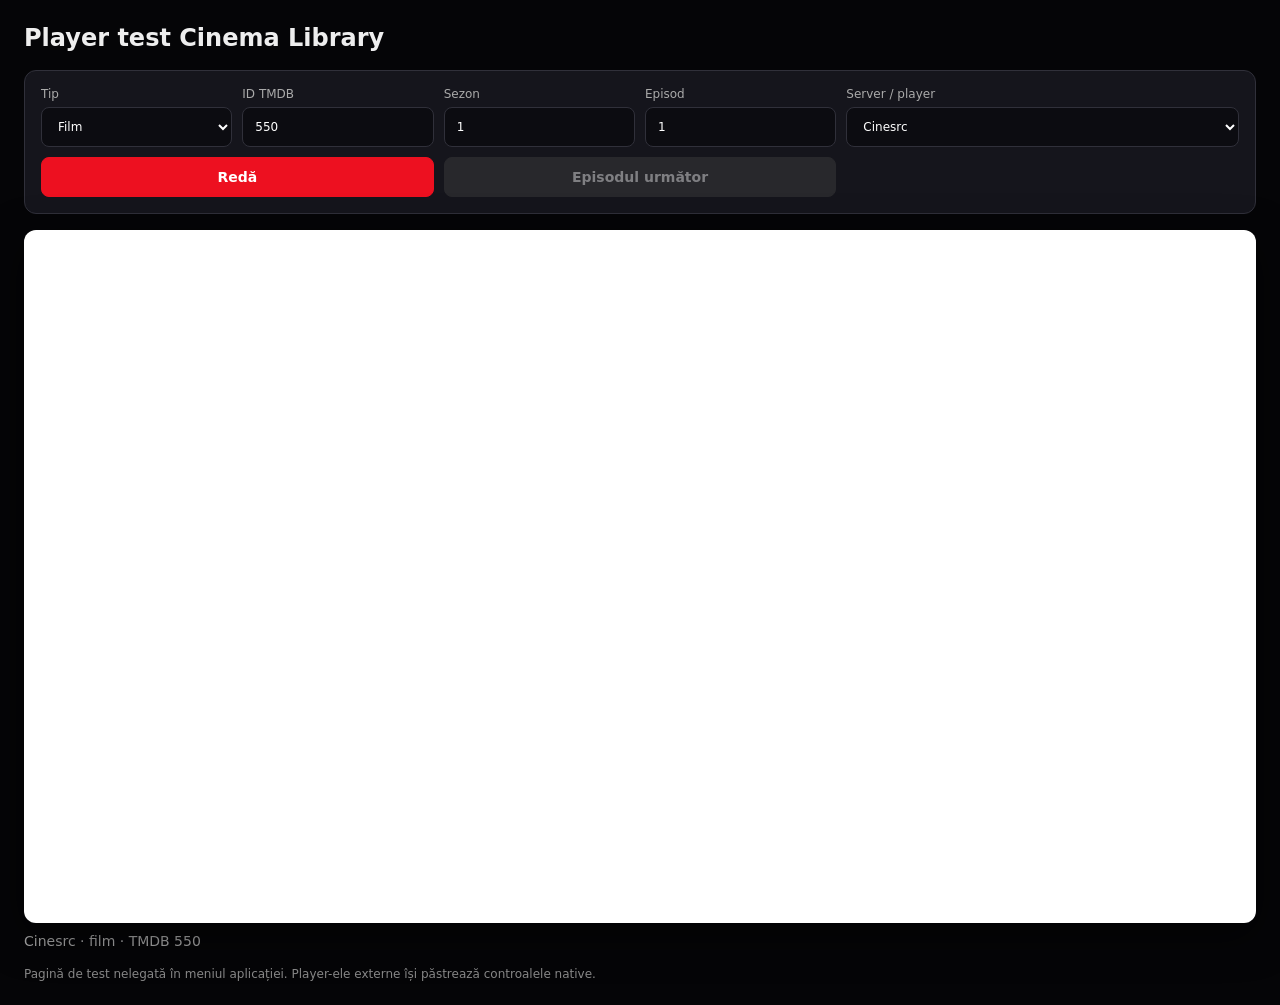
<file: nextgen-test.html>
<!doctype html>
<html lang="ro">
<head>
  <meta charset="utf-8">
  <meta name="viewport" content="width=device-width, initial-scale=1">
  <title>Player test - Cinema Library</title>
  <style>
    :root { color-scheme: dark; --red: #ed1020; --panel: #15151c; --line: #30303a; }
    * { box-sizing: border-box; }
    html, body { margin: 0; min-height: 100%; background: #050507; color: #eee; font: 14px system-ui, sans-serif; }
    .page { width: min(1280px, 100%); margin: 0 auto; padding: 24px; }
    h1 { margin: 0 0 18px; font-size: 24px; }
    .controls { display: grid; grid-template-columns: repeat(6, minmax(0, 1fr)); gap: 10px; padding: 16px; background: var(--panel); border: 1px solid var(--line); border-radius: 12px; }
    label { display: grid; gap: 6px; color: #aaa; font-size: 12px; }
    input, select, button { min-height: 40px; border: 1px solid var(--line); border-radius: 8px; padding: 0 12px; background: #0c0c11; color: #fff; font: inherit; }
    button { cursor: pointer; background: var(--red); border-color: var(--red); font-weight: 700; }
    button:disabled { cursor: not-allowed; opacity: .45; filter: grayscale(1); }
    button:hover, button:focus-visible { filter: brightness(1.15); outline: 2px solid #fff; outline-offset: 2px; }
    .wide { grid-column: span 2; }
    .player { position: relative; margin-top: 16px; width: 100%; aspect-ratio: 16 / 9; min-height: 360px; background: #000; border-radius: 12px; overflow: hidden; box-shadow: 0 12px 40px #0009; }
    iframe { width: 100%; height: 100%; display: block; border: 0; background: #000; }
    .status { margin-top: 10px; color: #aaa; min-height: 20px; }
    .note { margin-top: 14px; color: #888; font-size: 12px; }
    @media (max-width: 850px) { .controls { grid-template-columns: repeat(2, minmax(0, 1fr)); } .wide { grid-column: span 2; } }
  </style>
</head>
<body>
  <main class="page">
    <h1>Player test Cinema Library</h1>
    <form class="controls" id="form">
      <label>Tip
        <select id="type"><option value="movie">Film</option><option value="tv">Serial</option></select>
      </label>
      <label>ID TMDB
        <input id="id" inputmode="numeric" value="550" required>
      </label>
      <label>Sezon
        <input id="season" inputmode="numeric" value="1">
      </label>
      <label>Episod
        <input id="episode" inputmode="numeric" value="1">
      </label>
      <label class="wide">Server / player
        <select id="server">
          <option value="cinesrc">Cinesrc</option>
          <option value="vidsrc">VidSrc</option>
          <option value="screenscape">ScreenScape</option>
          <option value="2embed">2Embed</option>
          <option value="vipstream">VipStreamMovies</option>
          <option value="nextgen">NextGen / PlayBox (compatibil VipStream)</option>
        </select>
      </label>
      <button class="wide" type="submit">Redă</button>
      <button id="next-episode" class="wide" type="button">Episodul următor</button>
    </form>
    <div class="player" id="player"></div>
    <div class="status" id="status"></div>
    <div class="note">Pagină de test nelegată în meniul aplicației. Player-ele externe își păstrează controalele native.</div>
  </main>
  <script>
    const $ = (id) => document.getElementById(id);
    const providers = {
      cinesrc: (p) => p.type === 'movie'
        ? `https://cinesrc.st/embed/movie/${p.id}?autoplay=false&controls=true&color=%23e50914&sub=ro`
        : `https://cinesrc.st/embed/tv/${p.id}?season=${p.season}&episode=${p.episode}&autonext=false&autoplay=false&controls=true&color=%23e50914&sub=ro`,
      vidsrc: (p) => p.type === 'movie'
        ? `https://vidsrc.cc/v2/embed/movie/${p.id}?poster=true&autoPlay=false`
        : `https://vidsrc.cc/v2/embed/tv/${p.id}/${p.season}/${p.episode}?poster=true&autoPlay=false`,
      screenscape: (p) => {
        const u = new URL('https://nxsha.screenscape.me/embed');
        u.searchParams.set('tmdb', p.id); u.searchParams.set('type', p.type); u.searchParams.set('lan', 'ron');
        if (p.type === 'tv') { u.searchParams.set('s', p.season); u.searchParams.set('e', p.episode); }
        return u.href;
      },
      '2embed': (p) => p.type === 'movie'
        ? `https://www.2embed.cc/embed/${p.id}`
        : `https://www.2embed.cc/embedtv/${p.id}&s=${p.season}&e=${p.episode}`,
      vipstream: (p) => p.type === 'movie'
        ? `https://vipstreammovies.com/embed/movie/${p.id}`
        : `https://vipstreammovies.com/embed/tv/${p.id}/${p.season}/${p.episode}`,
      // NextGen requires VipStream's accepted referrer. The Vip wrapper still
      // loads the same NextGen player, while a direct iframe from our domain
      // is rejected with 404 by NextGen's anti-hotlink check.
      nextgen: (p) => p.type === 'movie'
        ? `https://vipstreammovies.com/embed/movie/${p.id}`
        : `https://vipstreammovies.com/embed/tv/${p.id}/${p.season}/${p.episode}`
    };
    function play() {
      const p = { type: $('type').value, id: $('id').value.replace(/[^0-9]/g, ''), season: $('season').value.replace(/[^0-9]/g, '') || '1', episode: $('episode').value.replace(/[^0-9]/g, '') || '1' };
      if (!p.id) return;
      const name = $('server').selectedOptions[0].textContent;
      const frame = document.createElement('iframe');
      frame.title = `${name} player`;
      frame.allow = 'autoplay; fullscreen; picture-in-picture; encrypted-media';
      frame.allowFullscreen = true;
      frame.referrerPolicy = 'origin';
      frame.src = providers[$('server').value](p);
      $('player').replaceChildren(frame);
      $('status').textContent = `${name} · ${p.type === 'tv' ? `S${p.season} E${p.episode}` : 'film'} · TMDB ${p.id}`;
      history.replaceState(null, '', `?type=${p.type}&id=${p.id}&season=${p.season}&episode=${p.episode}&server=${$('server').value}`);
    }
    function updateNextButton() {
      $('next-episode').disabled = $('type').value !== 'tv';
      $('next-episode').title = $('type').value === 'tv' ? 'Încarcă episodul următor' : 'Disponibil doar pentru seriale';
    }
    $('next-episode').addEventListener('click', () => {
      if ($('type').value !== 'tv') return;
      $('episode').value = String(Math.max(1, Number($('episode').value || 1) + 1));
      play();
    });
    $('form').addEventListener('submit', (event) => { event.preventDefault(); play(); });
    $('type').addEventListener('change', updateNextButton);
    const q = new URLSearchParams(location.search);
    ['type', 'id', 'season', 'episode', 'server'].forEach((key) => { if (q.has(key) && $(key)) $(key).value = q.get(key); });
    updateNextButton();
    play();
  </script>
</body>
</html>
</file>
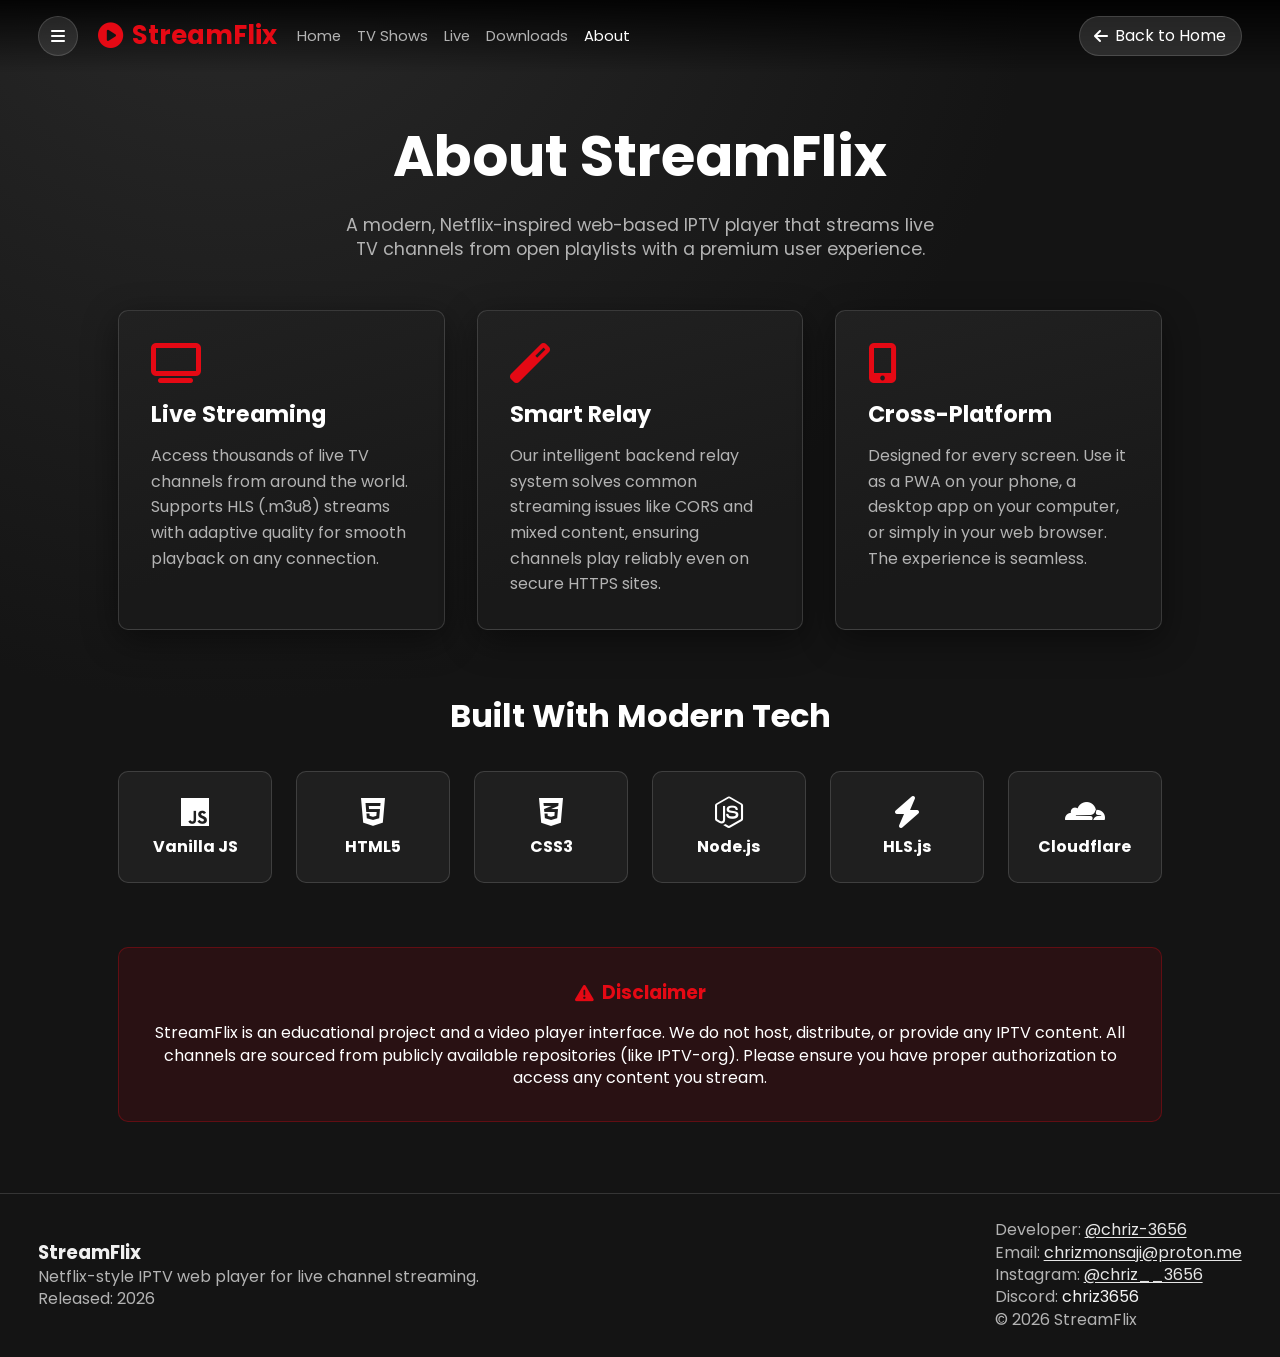
<file: tv/about.html>
<!DOCTYPE html>
<html lang="en">
<head>
    <meta charset="UTF-8">
    <meta name="viewport" content="width=device-width, initial-scale=1.0, viewport-fit=cover">
    <title>About StreamFlix - Premium IPTV Experience</title>
    <link rel="stylesheet" href="css/netflix-style.css">
    <link rel="stylesheet" href="https://cdnjs.cloudflare.com/ajax/libs/font-awesome/6.4.0/css/all.min.css">
    <link href="https://fonts.googleapis.com/css2?family=Poppins:wght@300;400;500;600;700&display=swap" rel="stylesheet">
    <link rel="icon" type="image/x-icon" href="assets/favicon.ico">
    <link rel="icon" type="image/png" sizes="32x32" href="assets/favicon-32x32.png">
    <link rel="icon" type="image/png" sizes="16x16" href="assets/favicon-16x16.png">
    <link rel="apple-touch-icon" sizes="180x180" href="assets/apple-touch-icon.png">
    <link rel="manifest" href="manifest.webmanifest">
    <meta name="theme-color" content="#e50914">
    <style>
        .about-page-main {
            width: min(1120px, 100%);
            margin: 0 auto;
            padding: 7.4rem clamp(1rem, 3vw, 2.4rem) 2.4rem;
        }
        .about-hero {
            text-align: center;
            margin-bottom: 3rem;
        }
        .about-hero h1 {
            font-size: clamp(2rem, 5vw, 3.5rem);
            margin-bottom: 1rem;
        }
        .about-hero p {
            color: var(--text-soft);
            font-size: 1.1rem;
            max-width: 600px;
            margin: 0 auto;
        }
        .about-grid {
            display: grid;
            grid-template-columns: repeat(auto-fit, minmax(300px, 1fr));
            gap: 2rem;
            margin-bottom: 4rem;
        }
        .about-card {
            background: linear-gradient(165deg, #212121, #191919 70%);
            border: 1px solid var(--line);
            border-radius: var(--radius);
            padding: 2rem;
            box-shadow: var(--shadow);
        }
        .about-card i {
            font-size: 2.5rem;
            color: var(--brand);
            margin-bottom: 1rem;
        }
        .about-card h3 {
            font-size: 1.4rem;
            margin-bottom: 0.8rem;
        }
        .about-card p {
            color: var(--text-soft);
            line-height: 1.6;
        }
        .tech-stack {
            margin-top: 4rem;
        }
        .tech-stack h2 {
            text-align: center;
            margin-bottom: 2rem;
            font-size: 2rem;
        }
        .tech-grid {
            display: grid;
            grid-template-columns: repeat(auto-fit, minmax(150px, 1fr));
            gap: 1.5rem;
            text-align: center;
        }
        .tech-item {
            background: rgba(255, 255, 255, 0.05);
            padding: 1.5rem;
            border-radius: var(--radius);
            border: 1px solid var(--line);
        }
        .tech-item i {
            font-size: 2rem;
            margin-bottom: 0.5rem;
            color: #fff;
        }
        .disclaimer-section {
            margin-top: 4rem;
            padding: 2rem;
            background: rgba(229, 9, 20, 0.1);
            border: 1px solid rgba(229, 9, 20, 0.3);
            border-radius: var(--radius);
            text-align: center;
        }
        .disclaimer-section h3 {
            color: var(--brand);
            margin-bottom: 1rem;
            display: flex;
            align-items: center;
            justify-content: center;
            gap: 0.5rem;
        }
    </style>
</head>
<body class="homepage">
    <!-- Navigation -->
    <header class="netflix-nav homepage-nav">
        <div class="nav-left">
            <button id="home-menu-toggle" class="nav-icon-btn" aria-label="Open menu">
                <i class="fas fa-bars"></i>
            </button>
            <h1 class="brand-logo"><i class="fas fa-play-circle"></i> StreamFlix</h1>
            <nav class="nav-links">
                <a href="./index.html">Home</a>
                <a href="./index.html#popular-channels">TV Shows</a>
                <a href="./index.html#all-channels">Live</a>
                <a href="./download.html">Downloads</a>
                <a href="#" class="active">About</a>
            </nav>
        </div>
        <div class="nav-right">
            <a href="./index.html" class="nav-pill">
                <i class="fas fa-arrow-left"></i> Back to Home
            </a>
        </div>
    </header>

    <div id="home-sidebar-overlay" class="home-sidebar-overlay"></div>
    <aside id="home-sidebar" class="home-sidebar">
        <div class="home-sidebar-header">
            <h2><i class="fas fa-play-circle"></i> StreamFlix</h2>
            <button id="home-sidebar-close" class="home-sidebar-close" aria-label="Close menu">
                <i class="fas fa-times"></i>
            </button>
        </div>
        <nav class="home-sidebar-nav">
            <a href="./index.html"><i class="fas fa-house"></i> Home</a>
            <a href="./player.html"><i class="fas fa-tv"></i> Player</a>
            <a href="./download.html"><i class="fas fa-download"></i> Downloads</a>
            <a href="./about.html"><i class="fas fa-info-circle"></i> About</a>
            <a href="https://github.com/chriz-3656/streamflix/releases/tag/v2.3.0" target="_blank" rel="noopener noreferrer">
                <i class="fab fa-github"></i> Release v2.3.0
            </a>
        </nav>
    </aside>

    <main class="about-page-main">
        <section class="about-hero">
            <h1>About StreamFlix</h1>
            <p>A modern, Netflix-inspired web-based IPTV player that streams live TV channels from open playlists with a premium user experience.</p>
        </section>

        <section class="about-grid">
            <div class="about-card">
                <i class="fas fa-tv"></i>
                <h3>Live Streaming</h3>
                <p>Access thousands of live TV channels from around the world. Supports HLS (.m3u8) streams with adaptive quality for smooth playback on any connection.</p>
            </div>
            <div class="about-card">
                <i class="fas fa-magic"></i>
                <h3>Smart Relay</h3>
                <p>Our intelligent backend relay system solves common streaming issues like CORS and mixed content, ensuring channels play reliably even on secure HTTPS sites.</p>
            </div>
            <div class="about-card">
                <i class="fas fa-mobile-alt"></i>
                <h3>Cross-Platform</h3>
                <p>Designed for every screen. Use it as a PWA on your phone, a desktop app on your computer, or simply in your web browser. The experience is seamless.</p>
            </div>
        </section>

        <section class="tech-stack">
            <h2>Built With Modern Tech</h2>
            <div class="tech-grid">
                <div class="tech-item">
                    <i class="fab fa-js"></i>
                    <h4>Vanilla JS</h4>
                </div>
                <div class="tech-item">
                    <i class="fab fa-html5"></i>
                    <h4>HTML5</h4>
                </div>
                <div class="tech-item">
                    <i class="fab fa-css3-alt"></i>
                    <h4>CSS3</h4>
                </div>
                <div class="tech-item">
                    <i class="fab fa-node-js"></i>
                    <h4>Node.js</h4>
                </div>
                <div class="tech-item">
                    <i class="fas fa-bolt"></i>
                    <h4>HLS.js</h4>
                </div>
                <div class="tech-item">
                    <i class="fab fa-cloudflare"></i>
                    <h4>Cloudflare</h4>
                </div>
            </div>
        </section>

        <section class="disclaimer-section">
            <h3><i class="fas fa-exclamation-triangle"></i> Disclaimer</h3>
            <p>StreamFlix is an educational project and a video player interface. We do not host, distribute, or provide any IPTV content. All channels are sourced from publicly available repositories (like IPTV-org). Please ensure you have proper authorization to access any content you stream.</p>
        </section>
    </main>

    <footer class="main-footer">
        <div class="footer-content">
            <div class="brand-info">
                <h3>StreamFlix</h3>
                <p>Netflix-style IPTV web player for live channel streaming.</p>
                <p>Released: 2026</p>
            </div>
            <div class="developer-credits">
                <p>Developer: <a href="https://github.com/chriz-3656" target="_blank" rel="noopener noreferrer">@chriz-3656</a></p>
                <p>Email: <a href="mailto:chrizmonsaji@proton.me">chrizmonsaji@proton.me</a></p>
                <p>Instagram: <a href="https://instagram.com/chriz__3656" target="_blank" rel="noopener noreferrer">@chriz__3656</a></p>
                <p>Discord: <span class="footer-handle">chriz3656</span></p>
                <p>© 2026 StreamFlix</p>
            </div>
        </div>
    </footer>

    <script src="js/pwa-register.js"></script>
    <script>
        // Simple sidebar logic for about page
        document.addEventListener('DOMContentLoaded', () => {
            const menuToggle = document.getElementById('home-menu-toggle');
            const sidebar = document.getElementById('home-sidebar');
            const overlay = document.getElementById('home-sidebar-overlay');
            const closeBtn = document.getElementById('home-sidebar-close');

            function toggleSidebar(show) {
                if (show) {
                    sidebar.classList.add('open');
                    overlay.classList.add('visible');
                    document.body.classList.add('home-sidebar-open');
                } else {
                    sidebar.classList.remove('open');
                    overlay.classList.remove('visible');
                    document.body.classList.remove('home-sidebar-open');
                }
            }

            if (menuToggle) menuToggle.addEventListener('click', () => toggleSidebar(true));
            if (closeBtn) closeBtn.addEventListener('click', () => toggleSidebar(false));
            if (overlay) overlay.addEventListener('click', () => toggleSidebar(false));
        });
    </script>
</body>
</html>
</file>
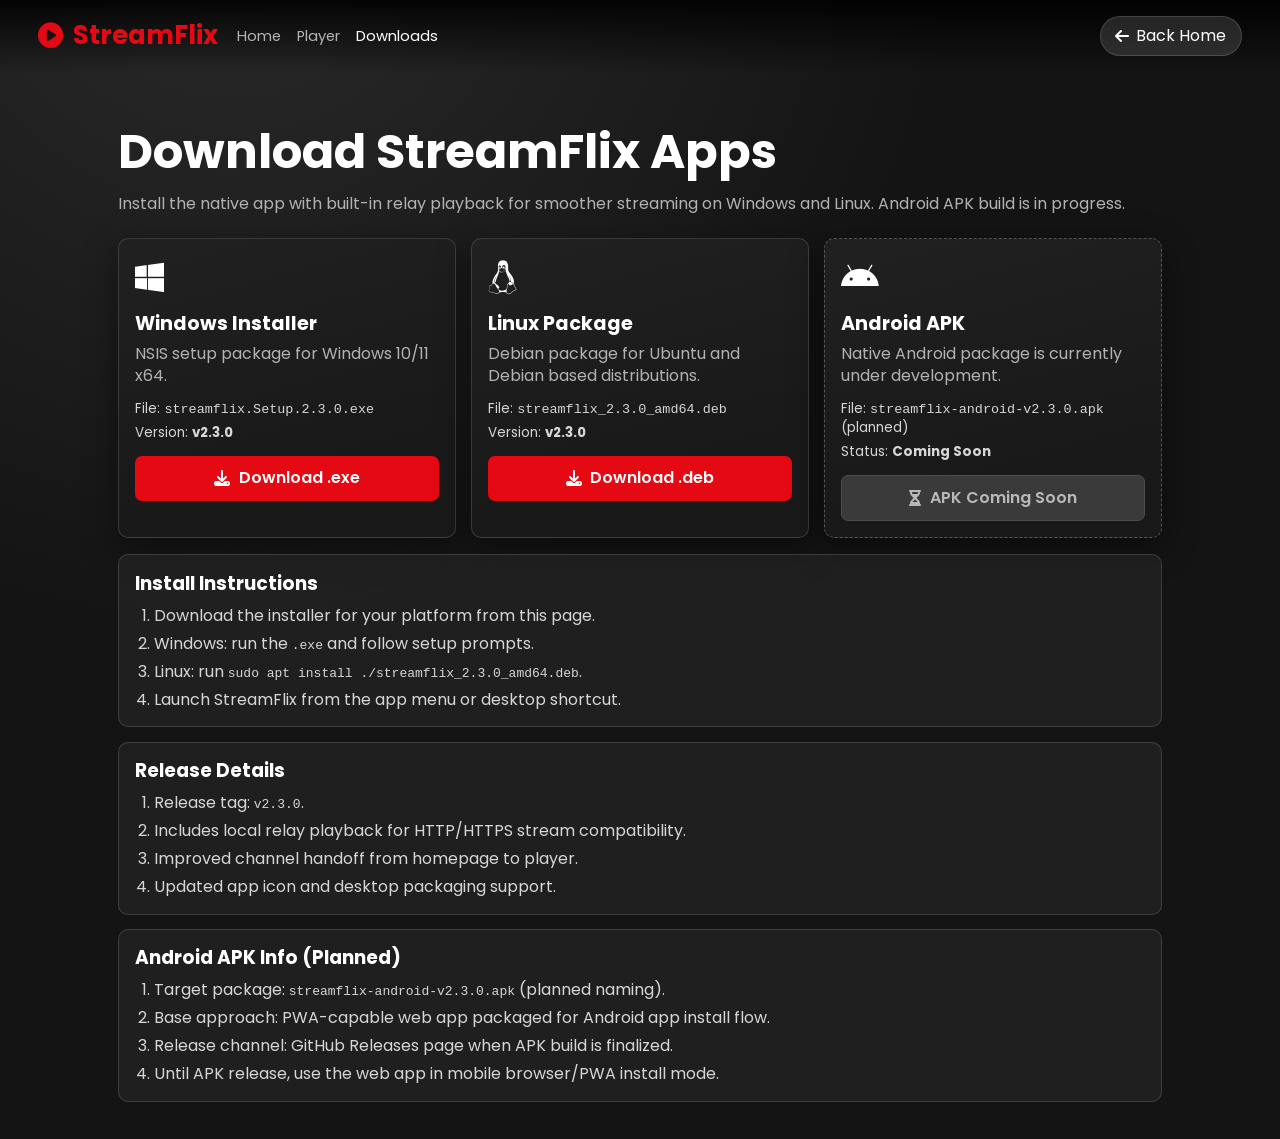
<file: tv/download.html>
<!DOCTYPE html>
<html lang="en">
<head>
    <meta charset="UTF-8">
    <meta name="viewport" content="width=device-width, initial-scale=1.0, viewport-fit=cover">
    <title>StreamFlix - Downloads</title>
    <link rel="stylesheet" href="css/netflix-style.css">
    <link rel="stylesheet" href="https://cdnjs.cloudflare.com/ajax/libs/font-awesome/6.4.0/css/all.min.css">
    <link href="https://fonts.googleapis.com/css2?family=Poppins:wght@300;400;500;600;700&display=swap" rel="stylesheet">
    <link rel="icon" type="image/x-icon" href="assets/favicon.ico">
    <link rel="manifest" href="manifest.webmanifest">
    <meta name="theme-color" content="#e50914">
</head>
<body class="download-page">
    <script>
        if (window.streamflixDesktop && window.streamflixDesktop.appMode === 'desktop') {
            window.location.replace('./index.html?mode=desktop');
        }
    </script>
    <header class="netflix-nav homepage-nav">
        <div class="nav-left">
            <h1 class="brand-logo"><i class="fas fa-play-circle"></i> StreamFlix</h1>
            <nav class="nav-links">
                <a href="./index.html">Home</a>
                <a href="./player.html">Player</a>
                <a href="./download.html" class="active">Downloads</a>
            </nav>
        </div>
        <div class="nav-right">
            <a class="nav-pill" href="./index.html">
                <i class="fas fa-arrow-left"></i> Back Home
            </a>
        </div>
    </header>

    <main class="download-page-main">
        <section class="download-hero">
            <h1>Download StreamFlix Apps</h1>
            <p>Install the native app with built-in relay playback for smoother streaming on Windows and Linux. Android APK build is in progress.</p>
        </section>

        <section class="download-grid">
            <article class="download-card">
                <div class="platform-icon"><i class="fab fa-windows"></i></div>
                <h2>Windows Installer</h2>
                <p>NSIS setup package for Windows 10/11 x64.</p>
                <div class="download-meta">
                    <span>File: <code>streamflix.Setup.2.3.0.exe</code></span>
                    <span>Version: <strong>v2.3.0</strong></span>
                </div>
                <a class="download-btn" href="https://github.com/chriz-3656/streamflix/releases/download/v2.3.0/streamflix.Setup.2.3.0.exe">
                    <i class="fas fa-download"></i> Download .exe
                </a>
            </article>

            <article class="download-card">
                <div class="platform-icon"><i class="fab fa-linux"></i></div>
                <h2>Linux Package</h2>
                <p>Debian package for Ubuntu and Debian based distributions.</p>
                <div class="download-meta">
                    <span>File: <code>streamflix_2.3.0_amd64.deb</code></span>
                    <span>Version: <strong>v2.3.0</strong></span>
                </div>
                <a class="download-btn" href="https://github.com/chriz-3656/streamflix/releases/download/v2.3.0/streamflix_2.3.0_amd64.deb">
                    <i class="fas fa-download"></i> Download .deb
                </a>
            </article>

            <article class="download-card coming-soon-card">
                <div class="platform-icon"><i class="fab fa-android"></i></div>
                <h2>Android APK</h2>
                <p>Native Android package is currently under development.</p>
                <div class="download-meta">
                    <span>File: <code>streamflix-android-v2.3.0.apk</code> (planned)</span>
                    <span>Status: <strong>Coming Soon</strong></span>
                </div>
                <button class="download-btn disabled" type="button" disabled>
                    <i class="fas fa-hourglass-half"></i> APK Coming Soon
                </button>
            </article>
        </section>

        <section class="download-details">
            <div class="details-panel">
                <h3>Install Instructions</h3>
                <ol>
                    <li>Download the installer for your platform from this page.</li>
                    <li>Windows: run the <code>.exe</code> and follow setup prompts.</li>
                    <li>Linux: run <code>sudo apt install ./streamflix_2.3.0_amd64.deb</code>.</li>
                    <li>Launch StreamFlix from the app menu or desktop shortcut.</li>
                </ol>
            </div>

            <div class="details-panel">
                <h3>Release Details</h3>
                <ol>
                    <li>Release tag: <code>v2.3.0</code>.</li>
                    <li>Includes local relay playback for HTTP/HTTPS stream compatibility.</li>
                    <li>Improved channel handoff from homepage to player.</li>
                    <li>Updated app icon and desktop packaging support.</li>
                </ol>
            </div>

            <div class="details-panel">
                <h3>Android APK Info (Planned)</h3>
                <ol>
                    <li>Target package: <code>streamflix-android-v2.3.0.apk</code> (planned naming).</li>
                    <li>Base approach: PWA-capable web app packaged for Android app install flow.</li>
                    <li>Release channel: GitHub Releases page when APK build is finalized.</li>
                    <li>Until APK release, use the web app in mobile browser/PWA install mode.</li>
                </ol>
            </div>
        </section>
    </main>
</body>
</html>
</file>
<file: assets/nav-parity.css>
/* Fresh, cache-independent TFlix navigation overrides. */
:is(#header, .cinema-shell-header) .nav-link,
:is(#header, .cinema-shell-header) .library-nav-btn,
:is(#header, .cinema-shell-header) .search-toggle {
  width: calc(100% - 28px) !important;
  min-width: 0 !important;
  margin-left: 14px !important;
  margin-right: 14px !important;
  background: transparent !important;
  border: 0 !important;
  border-radius: 14px !important;
  box-shadow: none !important;
  color: #a1a1aa !important;
}

:is(#header, .cinema-shell-header) .nav-link:hover,
:is(#header, .cinema-shell-header) .library-nav-btn:hover,
 :is(#header, .cinema-shell-header) .search-toggle:hover {
  background: rgba(255,255,255,.08) !important;
  border: 0 !important;
  color: #f4f4f5 !important;
  box-shadow: none !important;
}

:is(#header, .cinema-shell-header) .nav-link.active {
  background: #e50914 !important;
  border: 0 !important;
  color: #fff !important;
  box-shadow: 0 4px 18px rgba(229,9,20,.28) !important;
}

/* Watchlist is a real navigation destination too; keep its active state
   identical to Home/Movies/TV Shows instead of losing the red marker. */
:is(#header, .cinema-shell-header) #favorites-nav.active {
  background: #e50914 !important;
  border: 0 !important;
  color: #fff !important;
  box-shadow: 0 4px 18px rgba(229,9,20,.28) !important;
}

/* Remote/keyboard focus is the pressed-looking state on TV. */
:is(#header, .cinema-shell-header) .nav-link:focus,
:is(#header, .cinema-shell-header) .library-nav-btn:focus,
:is(#header, .cinema-shell-header) .search-toggle:focus,
html.keynav :is(#header, .cinema-shell-header) .kf {
  background: #e50914 !important;
  color: #fff !important;
  outline: 0 !important;
  box-shadow: 0 4px 18px rgba(229,9,20,.28) !important;
}

html.tv-mode.keynav main a:focus,
html.tv-mode.keynav main button:focus,
html.tv-mode.keynav main input:focus,
html.tv-mode.keynav main select:focus,
html.tv-mode.keynav main [tabindex="0"]:focus {
  outline: 3px solid #e50914 !important;
  outline-offset: 3px !important;
  box-shadow: 0 0 0 5px rgba(229,9,20,.24) !important;
}

:is(#header, .cinema-shell-header) .theme-toggle { display: none !important; }
:is(#header, .cinema-shell-header) .nav-dropdown { width: calc(100% - 28px) !important; margin-left: 14px !important; margin-right: 14px !important; }
:is(#header, .cinema-shell-header) .nav-dropdown > .nav-link { width: 100% !important; margin-left: 0 !important; margin-right: 0 !important; }
:is(#header, .cinema-shell-header) .search-wrap { width: calc(100% - 28px) !important; margin-left: 14px !important; margin-right: 14px !important; }
:is(#header, .cinema-shell-header) .search-wrap .search-toggle { width: 100% !important; margin-left: 0 !important; margin-right: 0 !important; }
:is(#header, .cinema-shell-header) .nav-link,
:is(#header, .cinema-shell-header) .library-nav-btn { width: 100% !important; margin-left: 0 !important; margin-right: 0 !important; }
:is(#header, .cinema-shell-header) .nav-dropdown,
:is(#header, .cinema-shell-header) .search-wrap { width: 100% !important; margin-left: 0 !important; margin-right: 0 !important; }

/* Search opens across the top of the content area, aligned like a desktop
   search field instead of appearing at the bottom of the TV rail. */
:is(#header, .cinema-shell-header) .search-wrap.search-open input {
  display: block !important;
  position: fixed !important;
  top: 14px !important;
  left: 50% !important;
  bottom: auto !important;
  transform: translateX(-50%) !important;
  width: min(420px, 60vw) !important;
  height: 42px !important;
  z-index: 600 !important;
}
:is(#header, .cinema-shell-header) #search-clear {
  position: fixed !important;
  top: 25px !important;
  bottom: auto !important;
  left: calc(50% + min(210px, 30vw) - 30px) !important;
  right: auto !important;
  z-index: 601 !important;
}

:is(#header, .cinema-shell-header) .search-wrap:focus-within input {
  display: block !important;
  position: fixed !important;
  top: 14px !important;
  left: 50% !important;
  bottom: auto !important;
  right: auto !important;
  transform: translateX(-50%) !important;
  width: min(420px, 60vw) !important;
  height: 42px !important;
  z-index: 600 !important;
}

:is(#header, .cinema-shell-header) .search-wrap:hover input,
:is(#header, .cinema-shell-header) .search-wrap:has(#search-toggle:focus) input {
  display: block !important;
  position: fixed !important;
  top: 14px !important;
  left: 50% !important;
  bottom: auto !important;
  right: auto !important;
  transform: translateX(-50%) !important;
  width: min(420px, 60vw) !important;
  height: 42px !important;
  z-index: 600 !important;
}

/* Final active state: only the item for the current page is red. */
:is(#header, .cinema-shell-header) .nav-link.active {
  background: #e50914 !important;
  border-color: #e50914 !important;
  color: #fff !important;
  box-shadow: 0 4px 18px rgba(229,9,20,.28) !important;
}

/* Universal search fallback: the shell may be injected without the legacy #header id. */
#search {
  display: block !important;
  position: fixed !important;
  top: 14px !important;
  left: 50% !important;
  right: auto !important;
  bottom: auto !important;
  transform: translateX(-50%) !important;
  width: min(420px, 60vw) !important;
  min-width: 0 !important;
  height: 42px !important;
  padding: 0 2.4rem 0 1rem !important;
  opacity: 0 !important;
  pointer-events: none !important;
  z-index: 600 !important;
}
#search-wrap.search-open #search,
#search-wrap.open #search,
#search-wrap:focus-within #search,
#search-wrap:hover #search {
  opacity: 1 !important;
  pointer-events: auto !important;
}
#search-clear { z-index: 601 !important; }

/* The rail is itself a fixed containing block on some browsers. Use viewport units
   so the search field and suggestions remain centered instead of centering in the rail. */
#search {
  left: 50vw !important;
  transform: translateX(-50%) !important;
}
#search-suggestions {
  left: 50vw !important;
  transform: translateX(-50%) !important;
}
#search-clear {
  position: fixed !important;
  left: calc(50vw + min(210px, 30vw) - 30px) !important;
  right: auto !important;
  top: 25px !important;
  bottom: auto !important;
}

/* The rail Search control is always its own visible navigation tile.  The
   field is portalled to the page center when opened, so the tile must not
   participate in the old expanding-input layout. */
@media (min-width: 861px) {
  .cinema-shell-header #search-wrap {
    position: fixed !important;
    left: 16px !important;
    right: auto !important;
    bottom: 14px !important;
    top: auto !important;
    width: 84px !important;
    height: 84px !important;
    min-width: 84px !important;
    display: flex !important;
    visibility: visible !important;
    opacity: 1 !important;
    z-index: 350 !important;
  }
  .cinema-shell-header #search-wrap .search-toggle {
    display: flex !important;
    visibility: visible !important;
    opacity: 1 !important;
    width: 84px !important;
    height: 84px !important;
    margin: 0 !important;
  }
}

/* Samsung TV uses a smaller WebView viewport than a desktop browser. Keep
   the rail layout independent of that breakpoint: Search is the final item
   in the rail and stays below Watchlist instead of appearing above the logo. */
html.tv-mode .cinema-shell-header {
  top: 0 !important;
  right: auto !important;
  bottom: 0 !important;
  left: 0 !important;
  width: 116px !important;
  height: 100vh !important;
  padding: 22px 0 !important;
  display: flex !important;
  flex-direction: column !important;
  align-items: center !important;
}
html.tv-mode .cinema-shell-header .nav-links {
  display: flex !important;
  flex: 1 1 auto !important;
  width: 100% !important;
  flex-direction: column !important;
  align-items: center !important;
  justify-content: space-evenly !important;
  gap: 0 !important;
  padding: 0 14px !important;
}
html.tv-mode .cinema-shell-header .nav-links > .search-wrap {
  position: static !important;
  top: auto !important;
  right: auto !important;
  bottom: auto !important;
  left: auto !important;
  width: 84px !important;
  height: 84px !important;
  min-width: 84px !important;
  flex: 0 0 84px !important;
  margin: 0 auto !important;
  display: flex !important;
  align-items: center !important;
  justify-content: center !important;
}
html.tv-mode .cinema-shell-header .mobile-nav-toggle,
html.tv-mode .cinema-shell-header .nav-right {
  display: none !important;
}
</file>
<file: tv/css/netflix-style.css>
:root {
    --bg: #141414;
    --bg-soft: #1b1b1b;
    --bg-card: #202020;
    --bg-elevated: #2b2b2b;
    --text: #ffffff;
    --text-soft: #b3b3b3;
    --brand: #e50914;
    --brand-soft: #ff3440;
    --line: rgba(255, 255, 255, 0.14);
    --overlay: rgba(0, 0, 0, 0.68);
    --radius: 10px;
    --radius-sm: 7px;
    --shadow: 0 10px 35px rgba(0, 0, 0, 0.45);
    --ease: 220ms ease;
}

* {
    box-sizing: border-box;
    margin: 0;
    padding: 0;
}

html,
body {
    width: 100%;
    min-height: 100%;
}

body {
    font-family: 'Poppins', Arial, sans-serif;
    background: radial-gradient(circle at 18% -8%, #2a2a2a 0%, var(--bg) 45%), var(--bg);
    color: var(--text);
    line-height: 1.4;
    overflow-x: hidden;
}

a {
    color: inherit;
    text-decoration: none;
}

button,
input,
select {
    font: inherit;
    color: inherit;
}

button {
    border: 0;
    background: transparent;
    cursor: pointer;
}

/* Splash */
.splash-screen {
    position: fixed;
    inset: 0;
    z-index: 9999;
    display: grid;
    place-items: center;
    background: #000;
    animation: splashFadeOut 0.45s ease-out 2.4s forwards;
}

.splash-content {
    text-align: center;
}

.splash-title {
    display: inline-flex;
    align-items: center;
    gap: 0.6rem;
    font-size: clamp(2rem, 6vw, 4rem);
    letter-spacing: 0.04em;
    color: var(--brand);
    text-shadow: 0 0 26px rgba(229, 9, 20, 0.55);
}

.splash-loader {
    width: min(260px, 75vw);
    margin: 1.25rem auto 0;
    height: 4px;
    background: rgba(255, 255, 255, 0.16);
    border-radius: 999px;
    overflow: hidden;
}

.loader-bar {
    height: 100%;
    width: 0;
    background: linear-gradient(90deg, var(--brand), var(--brand-soft));
    animation: loadingBar 2.4s ease-out forwards;
}

@keyframes loadingBar {
    from { width: 0; }
    to { width: 100%; }
}

@keyframes splashFadeOut {
    to {
        opacity: 0;
        visibility: hidden;
    }
}

/* Homepage navigation */
.homepage-container {
    position: relative;
}

.netflix-nav {
    position: fixed;
    inset: 0 0 auto 0;
    z-index: 1200;
    display: flex;
    align-items: center;
    justify-content: space-between;
    gap: 1rem;
    padding: 1rem clamp(1rem, 3vw, 2.4rem);
    background: linear-gradient(to bottom, rgba(0, 0, 0, 0.88), rgba(0, 0, 0, 0));
}

.nav-left,
.nav-right {
    display: flex;
    align-items: center;
    gap: 1.2rem;
}

.playlist-toggle {
    display: inline-flex;
    align-items: center;
    gap: 0.45rem;
    padding: 0.35rem 0.55rem;
    border-radius: 999px;
    border: 1px solid var(--line);
    background: rgba(255, 255, 255, 0.08);
}

.playlist-toggle label {
    font-size: 0.72rem;
    color: var(--text-soft);
}

.playlist-toggle select {
    border: 0;
    background: transparent;
    color: var(--text);
    font-size: 0.8rem;
    outline: none;
    min-width: 88px;
}

.playlist-toggle select option {
    color: #111;
}

.playlist-badge {
    display: inline-flex;
    align-items: center;
    justify-content: center;
    padding: 0.18rem 0.45rem;
    border-radius: 999px;
    background: rgba(229, 9, 20, 0.25);
    border: 1px solid rgba(229, 9, 20, 0.55);
    color: #ffe4e6;
    font-size: 0.66rem;
    font-weight: 700;
    letter-spacing: 0.02em;
    white-space: nowrap;
}

.brand-logo {
    display: inline-flex;
    align-items: center;
    gap: 0.55rem;
    color: var(--brand);
    font-size: clamp(1.1rem, 2vw, 1.65rem);
    font-weight: 700;
}

.nav-links {
    display: flex;
    gap: 1rem;
    color: var(--text-soft);
    font-size: 0.92rem;
}

.nav-links a {
    transition: color var(--ease);
}

.nav-links a.active,
.nav-links a:hover {
    color: var(--text);
}

.nav-pill {
    display: inline-flex;
    align-items: center;
    gap: 0.45rem;
    border-radius: 999px;
    padding: 0.5rem 0.9rem;
    background: rgba(255, 255, 255, 0.12);
    border: 1px solid var(--line);
    transition: transform var(--ease), background var(--ease);
}

.nav-pill:hover {
    transform: translateY(-1px);
    background: rgba(255, 255, 255, 0.2);
}

.nav-icon-btn {
    width: 40px;
    height: 40px;
    border-radius: 50%;
    border: 1px solid var(--line);
    background: rgba(255, 255, 255, 0.1);
    display: inline-flex;
    align-items: center;
    justify-content: center;
    transition: background var(--ease), transform var(--ease);
}

.nav-icon-btn:hover {
    background: rgba(255, 255, 255, 0.22);
    transform: translateY(-1px);
}

.home-sidebar-overlay {
    position: fixed;
    inset: 0;
    background: rgba(0, 0, 0, 0.6);
    opacity: 0;
    visibility: hidden;
    z-index: 1250;
    transition: opacity var(--ease), visibility var(--ease);
}

.home-sidebar-overlay.visible {
    opacity: 1;
    visibility: visible;
}

.home-sidebar {
    position: fixed;
    top: 0;
    left: 0;
    width: min(320px, 88vw);
    height: 100dvh;
    z-index: 1300;
    background: #121212;
    border-right: 1px solid var(--line);
    transform: translateX(-100%);
    transition: transform var(--ease);
    padding: max(1rem, env(safe-area-inset-top)) 1rem 1rem;
    display: flex;
    flex-direction: column;
    gap: 1rem;
}

.home-sidebar.open {
    transform: translateX(0);
}

.home-sidebar-header {
    display: flex;
    align-items: center;
    justify-content: space-between;
}

.home-sidebar-header h2 {
    font-size: 1.05rem;
    color: var(--brand);
    display: inline-flex;
    align-items: center;
    gap: 0.5rem;
}

.home-sidebar-close {
    width: 36px;
    height: 36px;
    border-radius: 50%;
    border: 1px solid var(--line);
    background: rgba(255, 255, 255, 0.08);
}

.home-sidebar-nav {
    display: grid;
    gap: 0.45rem;
}

.home-sidebar-nav a {
    display: flex;
    align-items: center;
    gap: 0.7rem;
    padding: 0.68rem 0.75rem;
    border-radius: var(--radius-sm);
    color: #f2f2f2;
    border: 1px solid transparent;
    transition: background var(--ease), border-color var(--ease);
}

.home-sidebar-nav a:hover {
    background: rgba(255, 255, 255, 0.09);
    border-color: var(--line);
}

body.home-sidebar-open {
    overflow: hidden;
}

/* Download page */
.download-page {
    min-height: 100dvh;
}

.download-page-main {
    width: min(1120px, 100%);
    margin: 0 auto;
    padding: 7.4rem clamp(1rem, 3vw, 2.4rem) 2.4rem;
}

.download-hero {
    margin-bottom: 1.4rem;
}

.download-hero h1 {
    font-size: clamp(1.9rem, 4.8vw, 3rem);
    margin-bottom: 0.45rem;
}

.download-hero p {
    color: var(--text-soft);
}

.download-grid {
    display: grid;
    grid-template-columns: repeat(auto-fit, minmax(270px, 1fr));
    gap: 0.95rem;
}

.download-card {
    background: linear-gradient(165deg, #212121, #191919 70%);
    border: 1px solid var(--line);
    border-radius: var(--radius);
    padding: 1rem;
    box-shadow: var(--shadow);
}

.download-card .platform-icon {
    font-size: 2.1rem;
    margin-bottom: 0.6rem;
}

.download-card h2 {
    font-size: 1.2rem;
    margin-bottom: 0.3rem;
}

.download-card p {
    color: var(--text-soft);
    margin-bottom: 0.75rem;
}

.download-meta {
    display: grid;
    gap: 0.3rem;
    font-size: 0.84rem;
    color: #d7d7d7;
    margin-bottom: 0.8rem;
}

.download-btn {
    width: 100%;
    display: inline-flex;
    align-items: center;
    justify-content: center;
    gap: 0.55rem;
    background: var(--brand);
    color: #fff;
    font-weight: 600;
    border-radius: var(--radius-sm);
    padding: 0.7rem 0.95rem;
}

.download-btn:hover {
    background: #c80812;
}

.download-btn.disabled,
.download-btn:disabled {
    background: #3a3a3a;
    color: #b9b9b9;
    cursor: not-allowed;
    border: 1px solid #4d4d4d;
}

.download-btn.disabled:hover,
.download-btn:disabled:hover {
    background: #3a3a3a;
}

.coming-soon-card {
    border-style: dashed;
    border-color: rgba(255, 255, 255, 0.25);
}

.download-details {
    margin-top: 1rem;
    display: grid;
    gap: 0.9rem;
}

.details-panel {
    background: rgba(255, 255, 255, 0.05);
    border: 1px solid var(--line);
    border-radius: var(--radius);
    padding: 0.95rem;
}

.details-panel h3 {
    margin-bottom: 0.5rem;
}

.details-panel ol {
    padding-left: 1.2rem;
    color: #d7d7d7;
    display: grid;
    gap: 0.35rem;
}

/* Hero */
.hero-showcase {
    position: relative;
    min-height: 78vh;
    padding: 7.2rem clamp(1rem, 3vw, 2.4rem) 2.2rem;
    display: flex;
    align-items: end;
    background:
        linear-gradient(80deg, rgba(0, 0, 0, 0.92) 12%, rgba(0, 0, 0, 0.45) 55%, rgba(0, 0, 0, 0.85) 100%),
        radial-gradient(circle at 78% 30%, rgba(229, 9, 20, 0.32), rgba(20, 20, 20, 0.2) 40%),
        linear-gradient(145deg, #090909, #282828 65%, #111111);
}

.featured-showcase {
    width: min(1200px, 100%);
    margin: 0 auto;
}

.showcase-content {
    max-width: 620px;
}

.showcase-title {
    font-size: clamp(2.1rem, 5.6vw, 3.8rem);
    line-height: 1.05;
    margin-bottom: 0.9rem;
}

.showcase-description {
    color: #dddddd;
    max-width: 55ch;
    margin-bottom: 1.2rem;
}

.showcase-actions {
    display: flex;
    flex-wrap: wrap;
    gap: 0.7rem;
}

.btn-primary,
.btn-secondary,
.btn-nav {
    display: inline-flex;
    align-items: center;
    justify-content: center;
    gap: 0.5rem;
    padding: 0.7rem 1.05rem;
    border-radius: var(--radius-sm);
    font-weight: 600;
    transition: transform var(--ease), background var(--ease), border-color var(--ease);
}

.btn-primary {
    background: var(--text);
    color: #111;
}

.btn-secondary {
    background: rgba(109, 109, 110, 0.7);
    color: var(--text);
}

.btn-nav {
    background: rgba(255, 255, 255, 0.12);
    color: var(--text);
    border: 1px solid var(--line);
}

.btn-primary:hover,
.btn-secondary:hover,
.btn-nav:hover {
    transform: translateY(-1px);
}

/* Rows and cards */
.content-rows {
    width: min(1360px, 100%);
    margin: 0 auto;
    padding: 1.2rem clamp(1rem, 3vw, 2.4rem) 2.4rem;
}

.row-section,
.categories-showcase,
.all-channels-section {
    margin-top: 1.35rem;
}

.row-header,
.section-header {
    display: flex;
    align-items: center;
    gap: 0.9rem;
    justify-content: space-between;
    margin-bottom: 0.85rem;
}

.row-title,
.section-title,
.section-header h2 {
    font-size: clamp(1.05rem, 2.1vw, 1.45rem);
    font-weight: 600;
}

.row-arrow {
    width: 33px;
    height: 33px;
    border-radius: 6px;
    border: 1px solid var(--line);
    background: rgba(25, 25, 25, 0.88);
    color: var(--text);
    transition: background var(--ease), transform var(--ease);
}

.row-header .row-arrow:first-of-type {
    margin-left: auto;
}

.row-arrow:hover {
    background: rgba(255, 255, 255, 0.2);
    transform: translateY(-1px);
}

.row-content {
    display: grid;
    grid-auto-flow: column;
    grid-auto-columns: minmax(220px, 1fr);
    overflow-x: auto;
    gap: 0.8rem;
    padding-bottom: 0.35rem;
    scrollbar-width: none;
}

.row-content::-webkit-scrollbar {
    display: none;
}

.channels-grid,
.category-grid {
    display: grid;
    gap: 0.9rem;
}

.channels-grid {
    grid-template-columns: repeat(auto-fill, minmax(180px, 1fr));
}

.category-grid {
    grid-template-columns: repeat(auto-fit, minmax(210px, 1fr));
}

.channel-card,
.channel-card-horizontal,
.category-card {
    border-radius: var(--radius);
    overflow: hidden;
    background: linear-gradient(160deg, #242424, #171717);
    border: 1px solid transparent;
    transition: transform var(--ease), border-color var(--ease), box-shadow var(--ease);
}

.channel-card,
.channel-card-horizontal,
.channel-list-item {
    content-visibility: auto;
}

.channel-card,
.channel-card-horizontal {
    contain-intrinsic-size: 200px;
}

.channel-list-item {
    contain-intrinsic-size: 72px;
}

.channel-card:hover,
.channel-card-horizontal:hover,
.category-card:hover {
    transform: scale(1.03) translateY(-2px);
    border-color: rgba(255, 255, 255, 0.24);
    box-shadow: var(--shadow);
}

.channel-thumbnail {
    position: relative;
    aspect-ratio: 16 / 9;
    display: grid;
    place-items: center;
    background: linear-gradient(145deg, #2b2b2b, #191919);
    overflow: hidden;
}

.channel-thumbnail img {
    width: 100%;
    height: 100%;
    object-fit: contain;
}

.channel-thumb-img {
    position: absolute;
    inset: 0;
    width: 100%;
    height: 100%;
    object-fit: contain;
    background: #111;
    padding: 0.55rem;
    z-index: 1;
}

.channel-placeholder {
    position: absolute;
    inset: 0;
    display: grid;
    place-items: center;
    background: linear-gradient(145deg, #2f2f2f, #171717);
    color: #d3d3d3;
    font-size: 1.15rem;
    z-index: 0;
}

.channel-placeholder i {
    font-size: 1.55rem;
    margin-bottom: 0.3rem;
}

.channel-logo-badge {
    position: absolute;
    top: 0.55rem;
    left: 0.55rem;
    width: 34px;
    height: 34px;
    border-radius: 7px;
    border: 1px solid rgba(255, 255, 255, 0.24);
    background: rgba(0, 0, 0, 0.72);
    backdrop-filter: blur(2px);
    display: grid;
    place-items: center;
    overflow: hidden;
    z-index: 2;
}

.channel-logo-badge img {
    width: 100%;
    height: 100%;
    object-fit: contain;
    background: #0f0f0f;
}

.channel-logo-badge span {
    font-size: 0.78rem;
    font-weight: 700;
    color: #fff;
}

.channel-thumbnail .channel-overlay {
    position: absolute;
    inset: auto 0 0 0;
    display: grid;
    place-items: center;
    min-height: 58%;
    background: linear-gradient(to top, rgba(0, 0, 0, 0.84), rgba(0, 0, 0, 0));
    opacity: 0;
    transition: opacity var(--ease);
    z-index: 3;
}

.channel-live-badge {
    position: absolute;
    top: 0.5rem;
    right: 0.5rem;
    display: inline-flex;
    align-items: center;
    justify-content: center;
    min-width: 42px;
    height: 22px;
    padding: 0 0.4rem;
    border-radius: 999px;
    border: 1px solid rgba(255, 255, 255, 0.2);
    font-size: 0.63rem;
    font-weight: 700;
    letter-spacing: 0.03em;
    z-index: 4;
    background: rgba(20, 20, 20, 0.8);
}

.channel-live-badge.status-live {
    background: rgba(16, 185, 129, 0.22);
    border-color: rgba(16, 185, 129, 0.55);
    color: #b7f7e2;
}

.channel-live-badge.status-dead {
    background: rgba(239, 68, 68, 0.24);
    border-color: rgba(239, 68, 68, 0.6);
    color: #ffd0d0;
}

.channel-live-badge.status-checking {
    background: rgba(148, 163, 184, 0.2);
    border-color: rgba(148, 163, 184, 0.55);
    color: #d8e4f2;
}

.channel-card:hover .channel-thumbnail .channel-overlay,
.channel-card-horizontal:hover .channel-thumbnail .channel-overlay {
    opacity: 1;
}

.play-button {
    width: 44px;
    height: 44px;
    border-radius: 50%;
    background: var(--text);
    color: #111;
    display: inline-grid;
    place-items: center;
}

.channel-info {
    padding: 0.7rem;
}

.channel-name {
    font-size: 0.9rem;
    font-weight: 600;
    white-space: nowrap;
    overflow: hidden;
    text-overflow: ellipsis;
}

.channel-group {
    margin-top: 0.2rem;
    color: var(--text-soft);
    font-size: 0.75rem;
}

.category-card {
    position: relative;
    min-height: 150px;
}

.category-image {
    position: absolute;
    inset: 0;
}

.news-bg { background: linear-gradient(140deg, #b90d15, #8227c7); }
.entertainment-bg { background: linear-gradient(140deg, #8234d1, #1f95c9); }
.music-bg { background: linear-gradient(140deg, #2e9e7f, #ebb423); }
.kids-bg { background: linear-gradient(140deg, #d85693, #5fa338); }

.category-overlay {
    position: absolute;
    inset: auto 0 0 0;
    padding: 0.8rem;
    background: linear-gradient(to top, rgba(0, 0, 0, 0.82), rgba(0, 0, 0, 0));
}

.category-overlay h3 {
    font-size: 1rem;
    margin-bottom: 0.2rem;
}

.category-overlay p {
    color: #d6d6d6;
    font-size: 0.8rem;
}

.search-container {
    position: relative;
    width: min(320px, 100%);
}

.search-container input {
    width: 100%;
    border-radius: 999px;
    border: 1px solid var(--line);
    background: rgba(255, 255, 255, 0.1);
    color: var(--text);
    padding: 0.57rem 0.85rem 0.57rem 2.2rem;
}

.search-container i {
    position: absolute;
    left: 0.8rem;
    top: 50%;
    transform: translateY(-50%);
    color: var(--text-soft);
}

.loading-placeholder {
    display: grid;
    grid-template-columns: inherit;
    gap: inherit;
}

.placeholder-card,
.placeholder-item {
    border-radius: var(--radius);
    background: linear-gradient(120deg, #202020, #2a2a2a, #202020);
    background-size: 200% 100%;
    animation: skeleton 1.2s linear infinite;
}

.placeholder-card {
    min-height: 180px;
}

.placeholder-item {
    min-height: 56px;
}

@keyframes skeleton {
    from { background-position: 0 0; }
    to { background-position: 200% 0; }
}

.main-footer {
    margin-top: 2rem;
    padding: 1.6rem clamp(1rem, 3vw, 2.4rem);
    border-top: 1px solid var(--line);
    color: var(--text-soft);
}

.footer-content {
    width: min(1360px, 100%);
    margin: 0 auto;
    display: flex;
    align-items: center;
    justify-content: space-between;
    gap: 1rem;
}

.brand-info h3 {
    color: #f0f0f0;
}

.developer-credits i {
    color: var(--brand);
}

.developer-credits a {
    color: #e6e6e6;
    text-decoration: underline;
    text-underline-offset: 2px;
}

.developer-credits a:hover {
    color: #ffffff;
}

.footer-handle {
    color: #f3f3f3;
}

/* Player */
.video-player-page {
    background: #000;
}

.player-navbar {
    position: fixed;
    inset: 0 0 auto 0;
    z-index: 1300;
    padding: 0.95rem clamp(0.8rem, 2.6vw, 2rem);
    background: linear-gradient(to bottom, rgba(0, 0, 0, 0.88), rgba(0, 0, 0, 0));
}

.player-navbar.scrolled {
    background: rgba(0, 0, 0, 0.92);
    border-bottom: 1px solid rgba(255, 255, 255, 0.08);
}

.nav-container {
    width: min(1680px, 100%);
    margin: 0 auto;
    display: flex;
    justify-content: space-between;
    align-items: center;
    gap: 1rem;
}

.nav-logo h1 {
    display: inline-flex;
    align-items: center;
    gap: 0.5rem;
    font-size: 1.3rem;
    color: var(--brand);
}

.nav-controls {
    display: flex;
    align-items: center;
    gap: 0.55rem;
}

.player-container {
    height: 100vh;
}

.video-wrapper {
    width: 100%;
    height: 100%;
    position: relative;
    background: #000;
}

#video-player {
    width: 100%;
    height: 100%;
    object-fit: contain;
    background: #000;
}

.video-wrapper > .channel-overlay {
    position: absolute;
    inset: auto 0 102px 0;
    padding: 1.2rem;
    background: linear-gradient(to top, rgba(0, 0, 0, 0.84), rgba(0, 0, 0, 0));
    pointer-events: none;
    opacity: 0;
    transform: translateY(10px);
    transition: opacity var(--ease), transform var(--ease);
}

.video-wrapper.show-controls > .channel-overlay {
    opacity: 1;
    transform: translateY(0);
}

.video-wrapper.is-paused > .channel-overlay {
    opacity: 0 !important;
    transform: translateY(10px);
}

.channel-meta h2 {
    font-size: clamp(1.2rem, 3vw, 2rem);
    margin-bottom: 0.25rem;
}

.channel-meta p {
    color: var(--text-soft);
}

.channel-stats {
    margin-top: 0.45rem;
    display: inline-flex;
    align-items: center;
    gap: 0.45rem;
    font-size: 0.82rem;
}

.separator {
    color: rgba(255, 255, 255, 0.55);
}

#channel-resolution {
    border: 1px solid rgba(255, 255, 255, 0.32);
    border-radius: 5px;
    padding: 0.12rem 0.4rem;
}

.loading-overlay {
    position: absolute;
    inset: 0;
    display: grid;
    place-items: center;
    background: rgba(0, 0, 0, 0.8);
    visibility: hidden;
    opacity: 0;
    transition: opacity var(--ease), visibility var(--ease);
    z-index: 11;
}

.loading-overlay.active {
    visibility: visible;
    opacity: 1;
}

.spinner-netflix {
    width: 56px;
    height: 56px;
    border-radius: 50%;
    border: 4px solid rgba(255, 255, 255, 0.22);
    border-top-color: var(--brand);
    animation: spin 1s linear infinite;
    margin: 0 auto 0.7rem;
}

@keyframes spin {
    to { transform: rotate(360deg); }
}

.player-controls-overlay {
    position: absolute;
    inset: auto 0 0 0;
    z-index: 12;
    display: grid;
    grid-template-columns: auto 1fr auto;
    align-items: center;
    gap: 0.8rem;
    padding: 0.8rem 1rem 1rem;
    background: linear-gradient(to top, rgba(0, 0, 0, 0.94), rgba(0, 0, 0, 0.1));
    opacity: 0;
    transition: opacity var(--ease);
}

.video-wrapper.show-controls .player-controls-overlay {
    opacity: 1;
}

.control-buttons,
.control-buttons-right,
.volume-controls {
    display: flex;
    align-items: center;
    gap: 0.5rem;
}

.control-btn,
.control-btn-icon {
    width: 42px;
    height: 42px;
    border-radius: 50%;
    display: grid;
    place-items: center;
    color: var(--text);
    background: rgba(255, 255, 255, 0.14);
    border: 1px solid rgba(255, 255, 255, 0.2);
    transition: background var(--ease), transform var(--ease);
}

.control-btn.main-play {
    width: 56px;
    height: 56px;
    background: var(--text);
    color: #111;
    border: none;
}

.control-btn:hover,
.control-btn-icon:hover,
.control-btn-icon.active {
    background: var(--brand);
}

.control-btn.main-play:hover {
    background: #ececec;
}

.progress-container {
    width: 100%;
}

.progress-bar {
    width: 100%;
    height: 5px;
    border-radius: 999px;
    background: rgba(255, 255, 255, 0.22);
    overflow: hidden;
}

.progress-fill {
    height: 100%;
    width: 0;
    background: var(--brand);
}

.volume-controls {
    padding: 0.4rem 0.7rem;
    border-radius: 999px;
    background: rgba(0, 0, 0, 0.42);
}

.volume-btn {
    display: grid;
    place-items: center;
    width: 34px;
    height: 34px;
}

.volume-slider {
    width: 88px;
    accent-color: var(--brand);
}

/* Sidebar */
.sidebar {
    position: fixed;
    inset: 0 0 0 auto;
    width: min(370px, 94vw);
    transform: translateX(100%);
    transition: transform var(--ease);
    z-index: 1400;
    background: #111;
    border-left: 1px solid var(--line);
    display: flex;
    flex-direction: column;
    overflow: hidden;
}

.sidebar.open {
    transform: translateX(0);
}

.sidebar-header,
.sidebar-search,
.sidebar-content,
.now-playing,
.channel-list-container,
.quick-actions {
    padding: 0.9rem;
}

.sidebar-content {
    flex: 1;
    min-height: 0;
    overflow-y: auto;
    display: flex;
    flex-direction: column;
    gap: 0.35rem;
    scroll-behavior: smooth;
    overscroll-behavior: contain;
    -webkit-overflow-scrolling: touch;
}

.now-playing {
    position: sticky;
    top: 0;
    z-index: 2;
    background: #111;
    border-bottom: 1px solid rgba(255, 255, 255, 0.08);
}

.now-playing-header {
    display: flex;
    align-items: center;
    justify-content: space-between;
    gap: 0.6rem;
}

.collapse-btn {
    width: 30px;
    height: 30px;
    border-radius: 50%;
    background: rgba(255, 255, 255, 0.12);
    border: 1px solid rgba(255, 255, 255, 0.18);
    display: inline-flex;
    align-items: center;
    justify-content: center;
    color: var(--text);
}

.collapse-btn:hover {
    background: rgba(255, 255, 255, 0.2);
}

.now-playing.collapsed .current-channel-card,
.now-playing.collapsed .program-panel {
    display: none;
}

.sidebar-content::-webkit-scrollbar {
    width: 8px;
}

.sidebar-content::-webkit-scrollbar-track {
    background: rgba(255, 255, 255, 0.06);
    border-radius: 999px;
}

.sidebar-content::-webkit-scrollbar-thumb {
    background: rgba(255, 255, 255, 0.28);
    border-radius: 999px;
}

.sidebar-content::-webkit-scrollbar-thumb:hover {
    background: rgba(255, 255, 255, 0.44);
}

.sidebar-header {
    display: flex;
    align-items: center;
    justify-content: space-between;
    border-bottom: 1px solid var(--line);
}

.playlist-header-block {
    display: flex;
    flex-direction: column;
    gap: 0.35rem;
}

.player-playlist-toggle {
    border-radius: var(--radius-sm);
    padding: 0.25rem 0.5rem;
}

.close-btn {
    width: 35px;
    height: 35px;
    border-radius: 50%;
    background: rgba(255, 255, 255, 0.12);
}

.current-channel-card {
    margin-top: 0.6rem;
    display: flex;
    align-items: center;
    gap: 0.7rem;
    padding: 0.7rem;
    border-radius: var(--radius-sm);
    background: rgba(255, 255, 255, 0.06);
}

.program-panel {
    margin-top: 0.7rem;
    padding: 0.75rem;
    border-radius: var(--radius-sm);
    background: rgba(255, 255, 255, 0.05);
    border: 1px solid rgba(255, 255, 255, 0.08);
}

.program-row {
    display: flex;
    justify-content: space-between;
    gap: 0.6rem;
    margin-bottom: 0.4rem;
}

.program-row .label,
.meta-item .label {
    color: var(--text-soft);
    font-size: 0.72rem;
}

.program-row .value,
.meta-item .value {
    font-size: 0.78rem;
    text-align: right;
    max-width: 62%;
    white-space: nowrap;
    overflow: hidden;
    text-overflow: ellipsis;
}

.program-progress-wrap {
    margin: 0.3rem 0 0.6rem;
}

.program-progress-bar {
    height: 5px;
    border-radius: 999px;
    background: rgba(255, 255, 255, 0.2);
    overflow: hidden;
}

.program-progress-fill {
    height: 100%;
    width: 0;
    background: var(--brand);
}

.program-progress-wrap .muted {
    display: inline-block;
    margin-top: 0.25rem;
    color: var(--text-soft);
    font-size: 0.72rem;
}

.program-meta-grid {
    display: grid;
    grid-template-columns: 1fr 1fr;
    gap: 0.35rem 0.6rem;
    margin-top: 0.45rem;
}

.meta-item {
    display: flex;
    flex-direction: column;
    gap: 0.1rem;
}

.meta-item.wide {
    grid-column: 1 / -1;
}

.meta-item .value {
    max-width: 100%;
    text-align: left;
}

#sidebar-channel-logo {
    width: 42px;
    height: 42px;
    border-radius: 6px;
    object-fit: contain;
    background: #1b1b1b;
}

.channel-list-container {
    flex: 1;
    min-height: 0;
    display: flex;
    flex-direction: column;
    margin-top: 0.2rem;
}

.channel-list {
    flex: 1;
    min-height: 0;
    overflow-y: auto;
    border-radius: var(--radius-sm);
    border: 1px solid rgba(255, 255, 255, 0.08);
    scroll-behavior: smooth;
    overscroll-behavior: contain;
    -webkit-overflow-scrolling: touch;
}

.channel-list::-webkit-scrollbar {
    width: 8px;
}

.channel-list::-webkit-scrollbar-track {
    background: rgba(255, 255, 255, 0.06);
    border-radius: 999px;
}

.channel-list::-webkit-scrollbar-thumb {
    background: rgba(255, 255, 255, 0.28);
    border-radius: 999px;
}

.channel-list::-webkit-scrollbar-thumb:hover {
    background: rgba(255, 255, 255, 0.44);
}

.channel-list-item {
    display: flex;
    align-items: center;
    gap: 0.9rem;
    padding: 0.85rem 0.9rem;
    border-bottom: 1px solid rgba(255, 255, 255, 0.05);
}

.channel-list-item:hover {
    background: rgba(255, 255, 255, 0.08);
}

.channel-list-item.active {
    background: rgba(229, 9, 20, 0.28);
}

.channel-logo-small {
    width: 48px;
    height: 48px;
    border-radius: 8px;
    display: grid;
    place-items: center;
    overflow: hidden;
    flex-shrink: 0;
}

.channel-logo-small img {
    width: 100%;
    height: 100%;
    object-fit: contain;
}

.channel-info-small {
    min-width: 0;
    flex: 1;
}

.channel-list-item .channel-live-badge {
    position: static;
    min-width: 40px;
    height: 20px;
    font-size: 0.58rem;
    margin-left: auto;
}

.channel-info-small h5,
.channel-info-small p {
    white-space: nowrap;
    overflow: hidden;
    text-overflow: ellipsis;
}

.channel-info-small h5 {
    font-size: 0.95rem;
    margin-bottom: 0.15rem;
}

.channel-info-small p {
    font-size: 0.8rem;
    color: var(--text-soft);
}

.play-indicator {
    color: #fff;
}

.action-buttons {
    display: grid;
    gap: 0.45rem;
}

.action-btn {
    display: flex;
    align-items: center;
    gap: 0.6rem;
    padding: 0.62rem 0.7rem;
    border-radius: var(--radius-sm);
    background: rgba(255, 255, 255, 0.08);
}

.action-btn:hover {
    background: rgba(255, 255, 255, 0.16);
}

.load-more-wrap {
    margin-top: 0.85rem;
    display: flex;
    justify-content: center;
}

.channel-list-container .load-more-wrap {
    margin-top: 0.55rem;
    padding-bottom: 0.2rem;
}

.load-more-btn {
    display: inline-flex;
    align-items: center;
    justify-content: center;
    padding: 0.55rem 0.95rem;
    border-radius: 999px;
    background: rgba(255, 255, 255, 0.14);
    border: 1px solid rgba(255, 255, 255, 0.22);
    color: var(--text);
    font-size: 0.82rem;
    font-weight: 600;
    transition: background var(--ease), transform var(--ease);
}

.load-more-btn:hover {
    background: rgba(255, 255, 255, 0.22);
    transform: translateY(-1px);
}

.error-message {
    position: fixed;
    right: 1rem;
    top: 1rem;
    z-index: 1500;
    background: var(--brand);
    padding: 0.75rem 0.9rem;
    border-radius: var(--radius-sm);
    box-shadow: var(--shadow);
}

.no-channels-message {
    text-align: center;
    color: var(--text-soft);
    padding: 1.2rem 0.8rem;
}

/* Modes */
body.theater-mode .player-container {
    height: 100vh;
}

body.theater-mode .video-wrapper > .channel-overlay {
    bottom: 92px;
}

body.fullscreen-active .player-navbar,
body.fullscreen-active .sidebar {
    display: none;
}

/* Responsive */
@media (max-width: 980px) {
    .nav-links {
        display: none;
    }

    .row-content {
        grid-auto-columns: minmax(180px, 1fr);
    }

    .player-controls-overlay {
        grid-template-columns: 1fr;
        gap: 0.6rem;
    }

    .control-buttons,
    .control-buttons-right {
        justify-content: center;
    }
}

@media (max-width: 768px) {
    .hero-showcase {
        min-height: 62vh;
        padding-top: 6.2rem;
    }

    .content-rows {
        padding: 1rem 0.8rem 2rem;
    }

    .category-grid {
        grid-template-columns: repeat(2, minmax(0, 1fr));
    }

    .section-header {
        flex-direction: column;
        align-items: stretch;
    }

    .footer-content {
        flex-direction: column;
        align-items: flex-start;
    }

    .player-controls-overlay {
        padding-bottom: max(1rem, env(safe-area-inset-bottom));
    }

    .control-btn,
    .control-btn-icon,
    .volume-btn {
        min-width: 44px;
        min-height: 44px;
    }

    .control-btn.main-play {
        width: 62px;
        height: 62px;
    }

    #theater-mode {
        display: none;
    }
}

@media (max-width: 480px) {
    .channels-grid {
        grid-template-columns: repeat(2, minmax(0, 1fr));
    }

    .row-content {
        grid-auto-columns: minmax(155px, 1fr);
    }

    .channel-logo-badge {
        width: 30px;
        height: 30px;
        top: 0.45rem;
        left: 0.45rem;
    }

    .control-buttons-right {
        flex-wrap: wrap;
    }

    #pip-toggle {
        display: none;
    }
}

/* Responsive hardening overrides */
html {
    -webkit-text-size-adjust: 100%;
    text-size-adjust: 100%;
}

img,
video {
    max-width: 100%;
}

.hero-showcase {
    min-height: 78dvh;
}

.player-container {
    height: 100dvh;
}

.video-wrapper > .channel-overlay {
    inset: auto 0 calc(86px + env(safe-area-inset-bottom)) 0;
}

.player-controls-overlay {
    padding-bottom: max(1rem, env(safe-area-inset-bottom));
}

.sidebar {
    padding-bottom: env(safe-area-inset-bottom);
}

.sidebar-header {
    padding-top: max(0.9rem, env(safe-area-inset-top));
}

@media (max-width: 980px) {
    .player-navbar .nav-container {
        gap: 0.55rem;
    }

    .player-navbar .btn-nav {
        padding: 0.5rem 0.7rem;
        font-size: 0.82rem;
    }
}

@media (max-width: 768px) {
    .netflix-nav {
        padding: max(0.8rem, env(safe-area-inset-top)) 0.8rem 0.8rem;
        gap: 0.55rem;
    }

    .nav-left {
        min-width: 0;
    }

    .brand-logo {
        font-size: 1.1rem;
    }

    .nav-right .nav-pill {
        padding: 0.45rem 0.7rem;
        font-size: 0.8rem;
        white-space: nowrap;
    }

    .playlist-toggle {
        padding: 0.28rem 0.45rem;
    }

    .playlist-toggle label {
        display: none;
    }

    .playlist-badge {
        display: none;
    }

    .playlist-toggle select {
        min-width: 74px;
        font-size: 0.76rem;
    }

    .hero-showcase {
        min-height: 62dvh;
    }

    .player-navbar {
        padding: max(0.6rem, env(safe-area-inset-top)) 0.7rem 0.6rem;
    }

    .player-navbar .nav-logo h1 {
        font-size: 1rem;
    }

    .player-navbar .btn-nav {
        padding: 0.45rem 0.6rem;
    }

    .player-controls-overlay {
        gap: 0.45rem;
    }

    .sidebar {
        width: min(340px, 96vw);
    }

    .program-meta-grid {
        grid-template-columns: 1fr;
    }
}

@media (max-width: 480px) {
    .netflix-nav {
        padding-left: 0.65rem;
        padding-right: 0.65rem;
        gap: 0.4rem;
    }

    .brand-logo {
        font-size: 1rem;
    }

    .nav-right .nav-pill {
        padding: 0.42rem 0.6rem;
        font-size: 0.75rem;
    }

    .nav-right {
        gap: 0.45rem;
    }

    .playlist-toggle select {
        min-width: 68px;
    }

    .showcase-actions {
        width: 100%;
    }

    .showcase-actions .btn-primary,
    .showcase-actions .btn-secondary {
        flex: 1;
        min-width: 0;
    }

    .volume-controls {
        width: 100%;
        justify-content: center;
    }

    .player-controls-overlay {
        padding-left: 0.65rem;
        padding-right: 0.65rem;
    }

    .sidebar {
        width: 100vw;
    }

    .sidebar-header,
    .sidebar-search,
    .sidebar-content {
        padding-left: 0.7rem;
        padding-right: 0.7rem;
    }
}

@media (max-height: 520px) and (orientation: landscape) {
    .hero-showcase {
        min-height: 100dvh;
    }

    .player-controls-overlay {
        padding-top: 0.45rem;
        padding-bottom: max(0.5rem, env(safe-area-inset-bottom));
    }

    .control-btn.main-play {
        width: 48px;
        height: 48px;
    }

    .control-btn,
    .control-btn-icon {
        width: 38px;
        height: 38px;
    }
}

@media (min-width: 1440px) {
    .channels-grid {
        grid-template-columns: repeat(auto-fill, minmax(210px, 1fr));
    }

    .category-grid {
        grid-template-columns: repeat(4, minmax(0, 1fr));
    }
}
</file>
